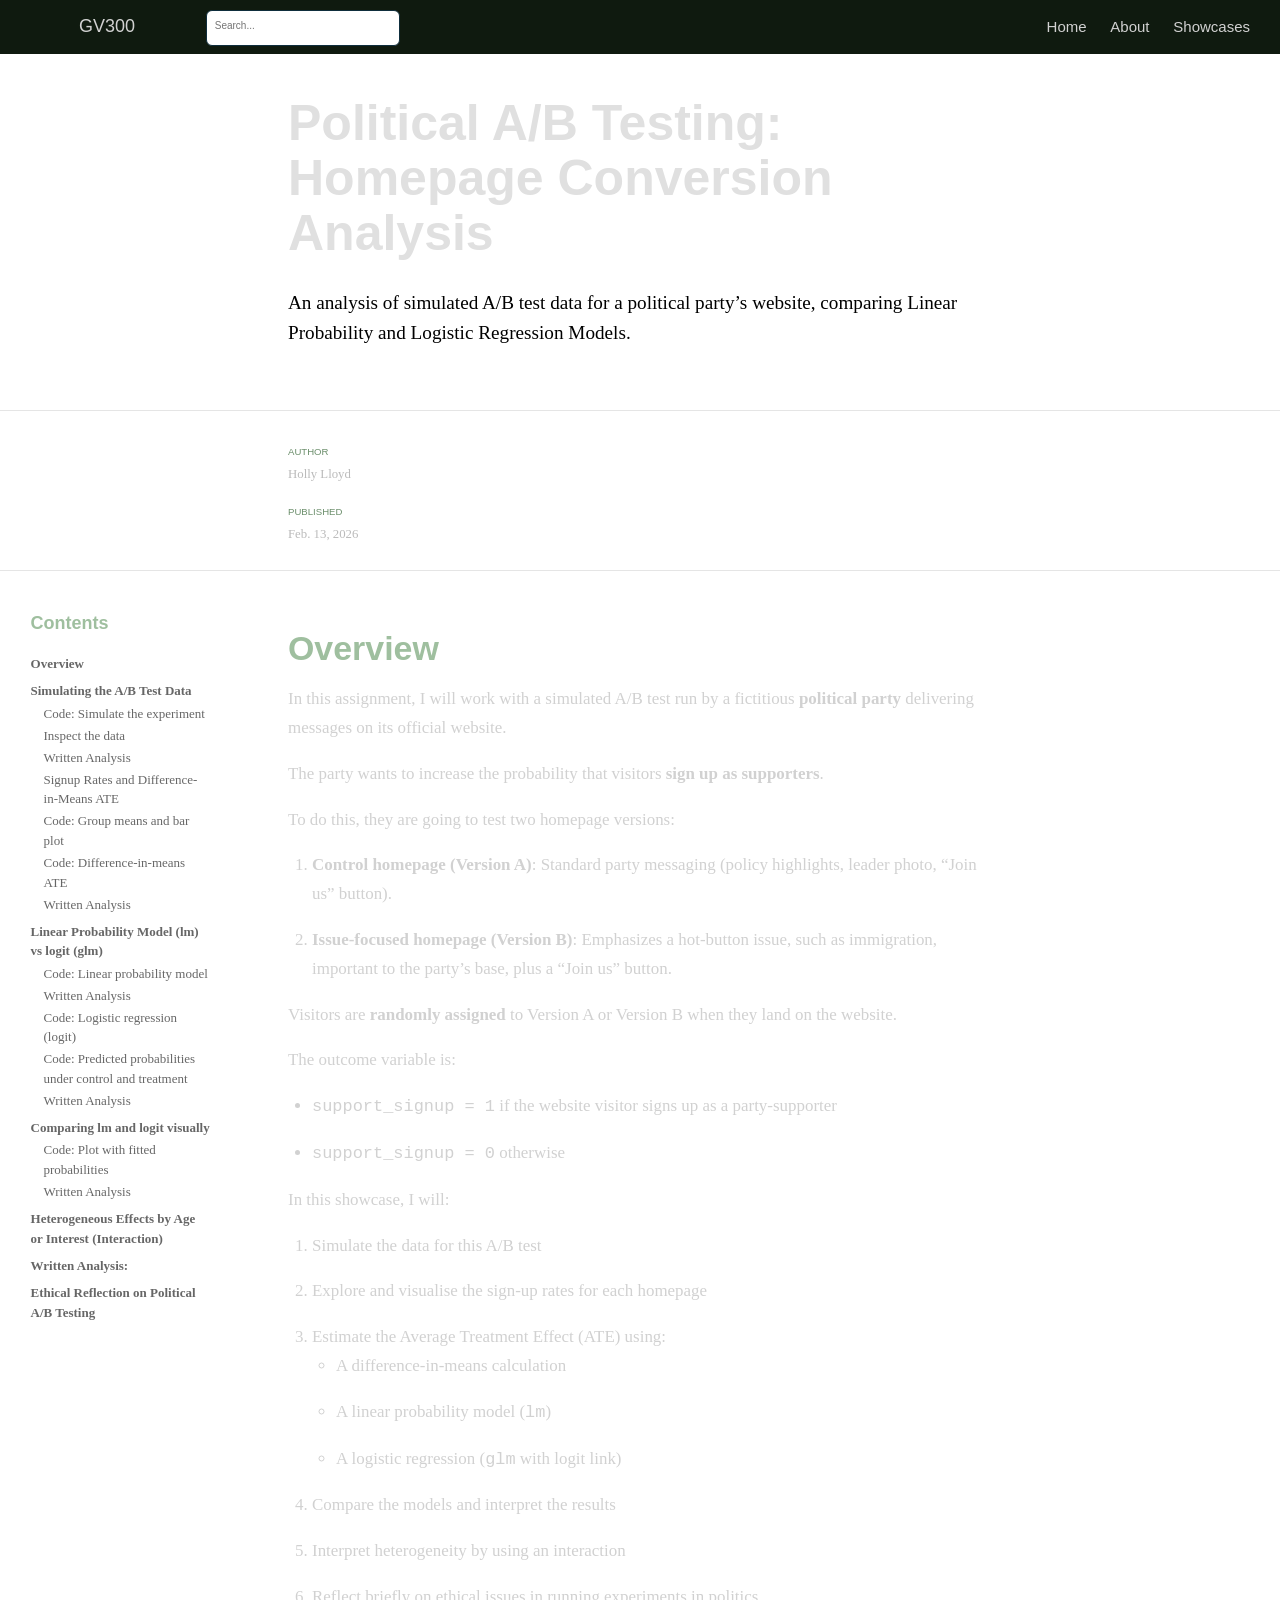
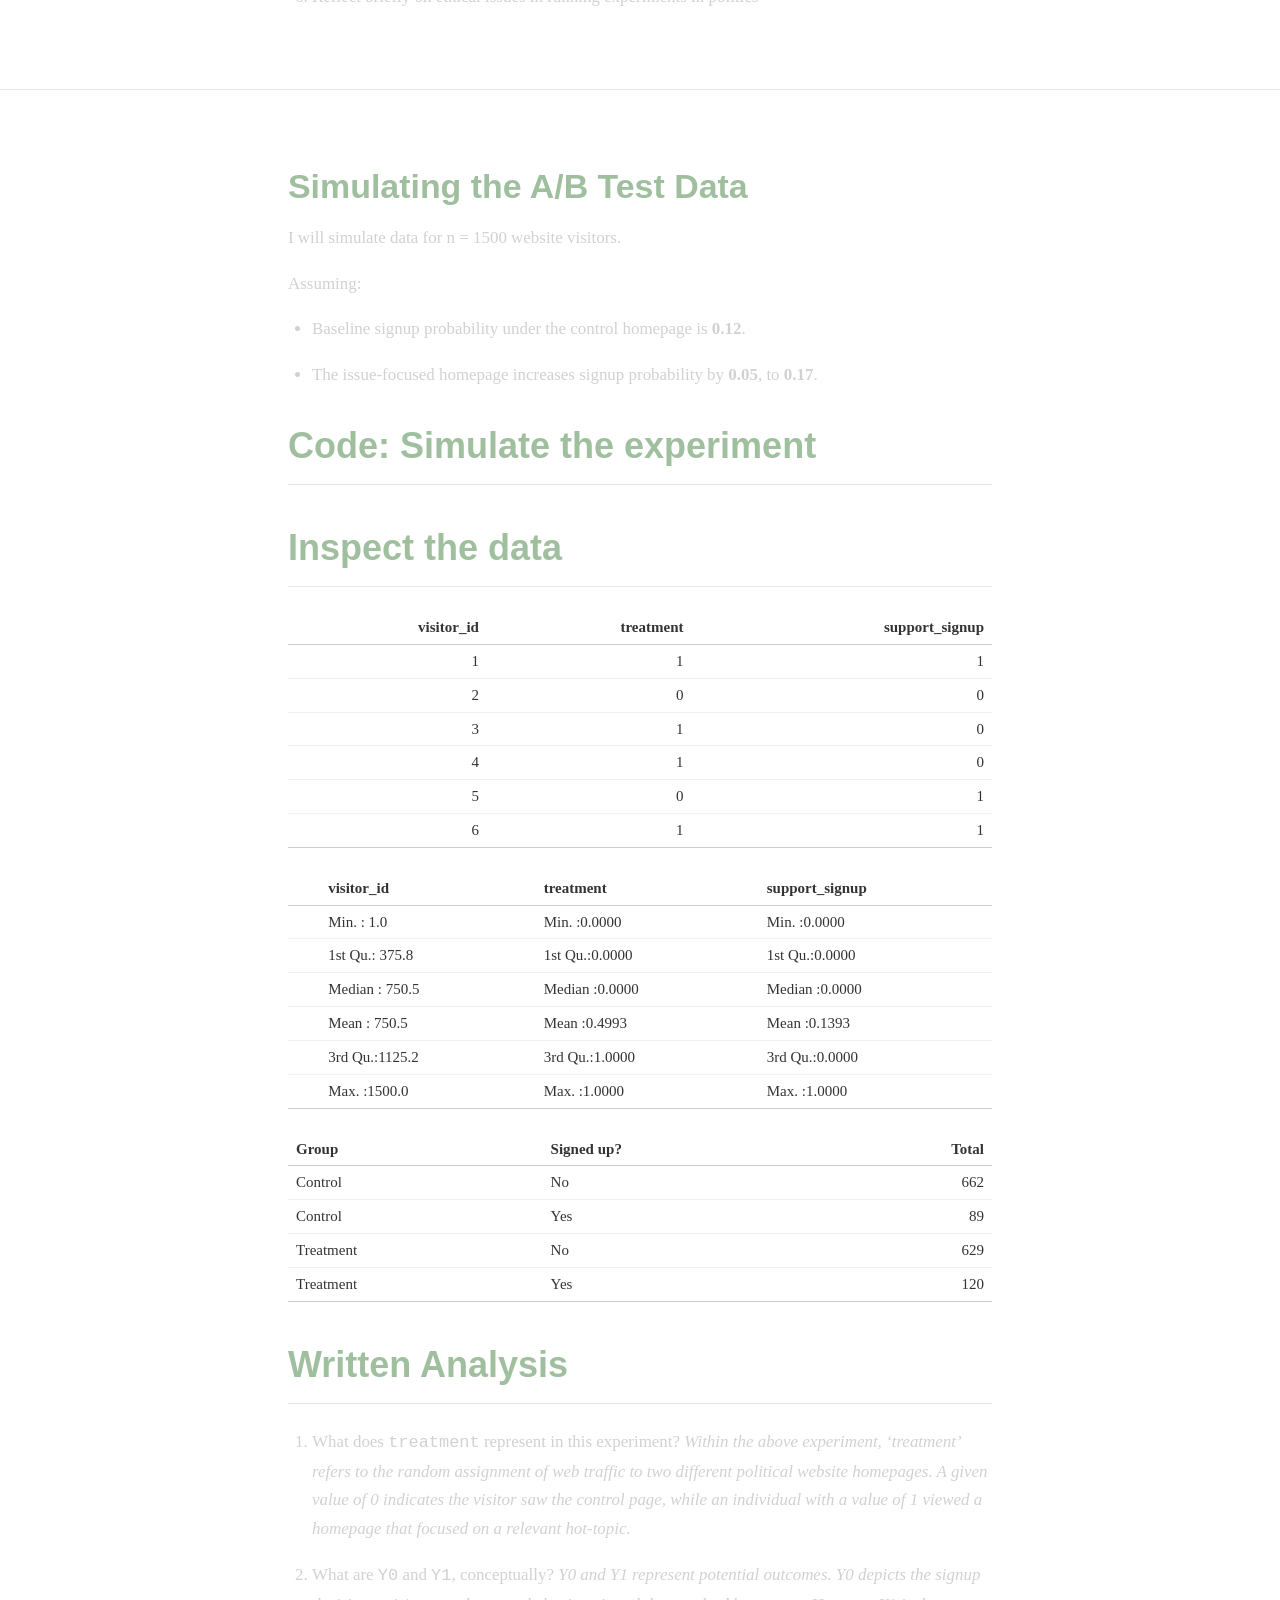
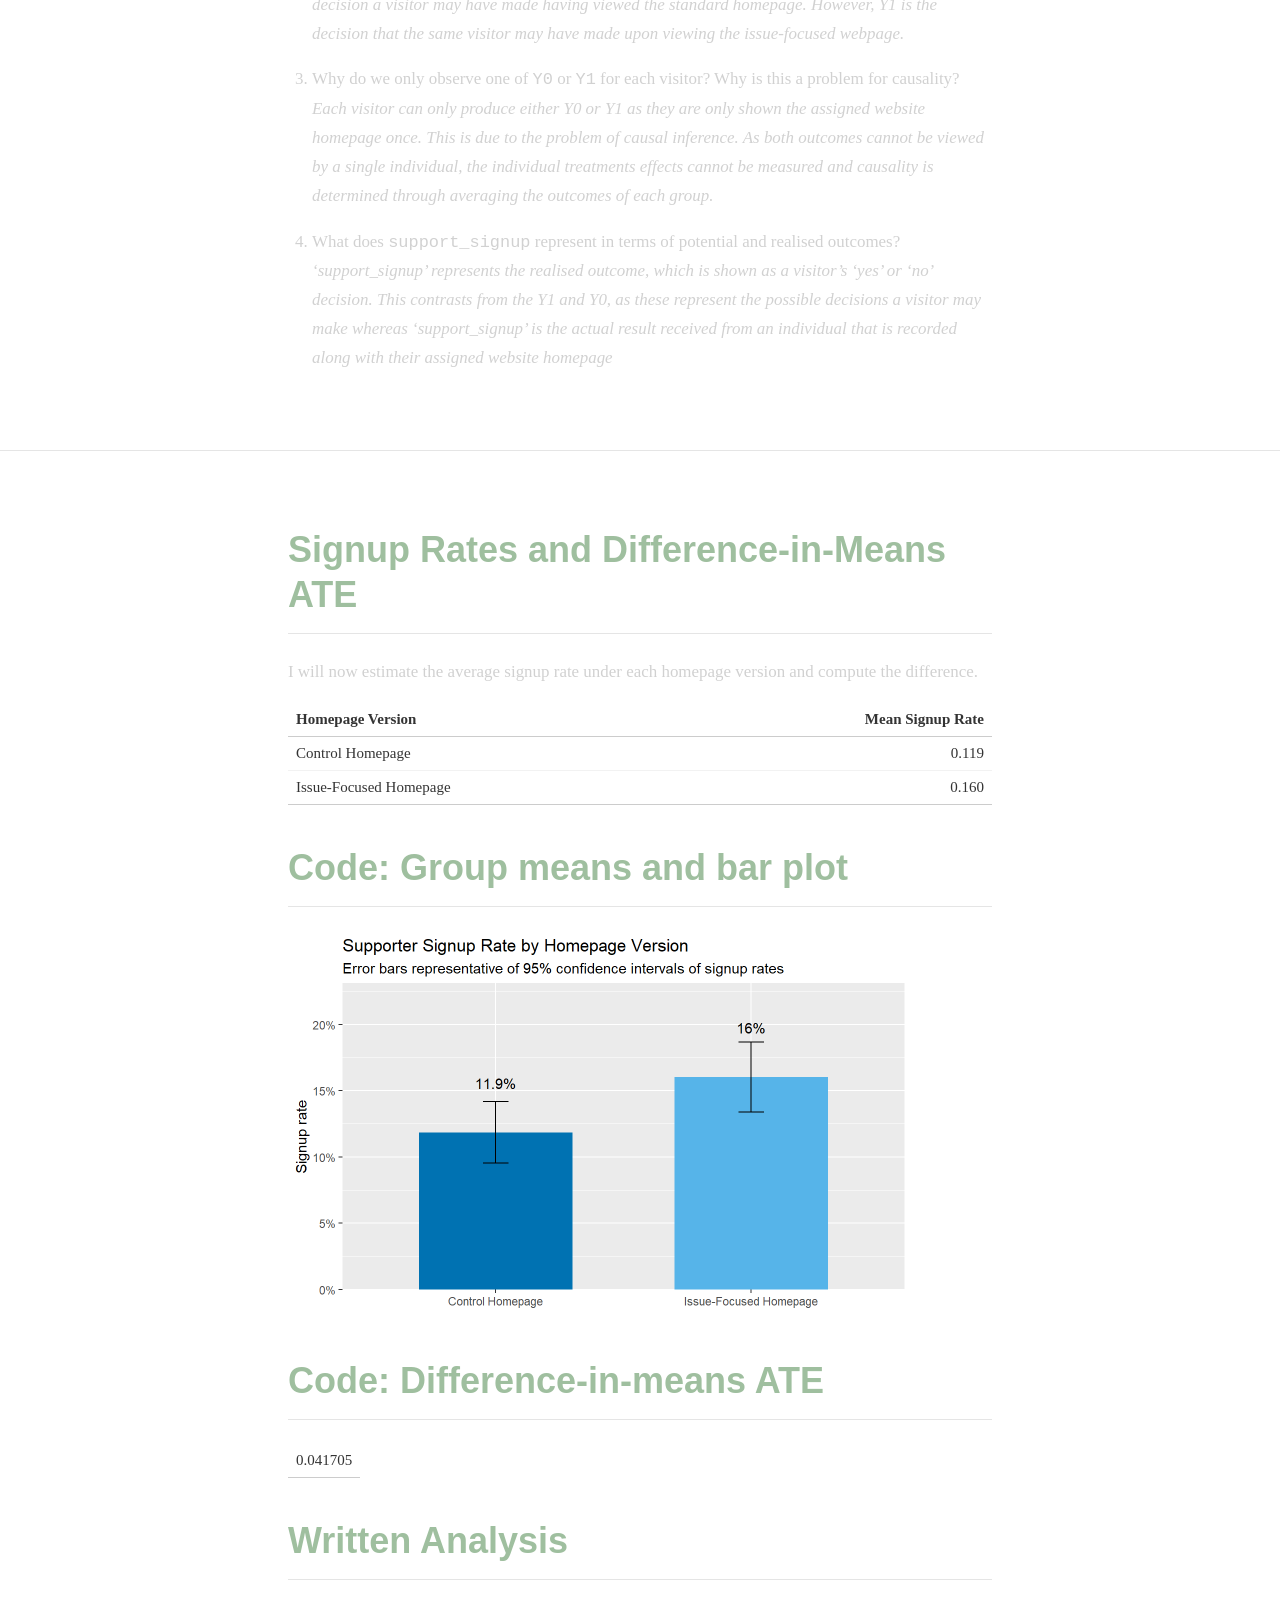
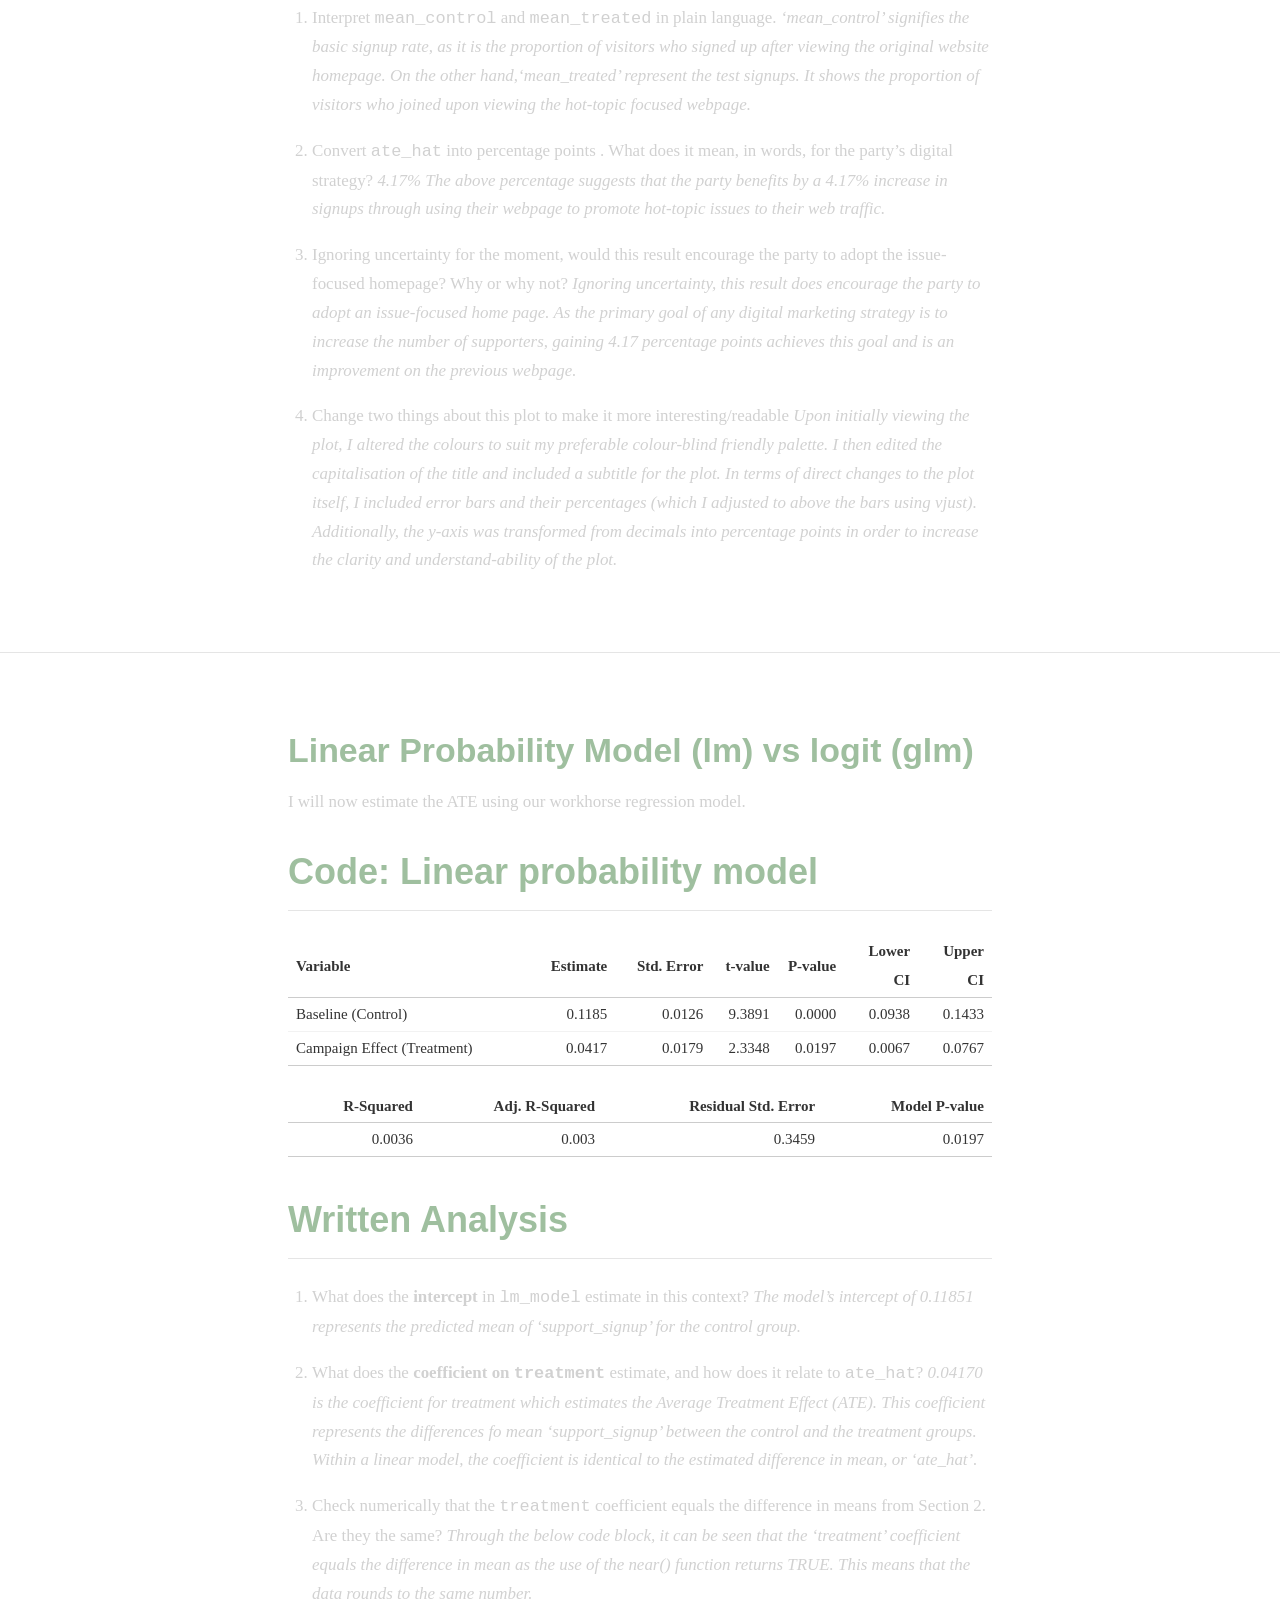
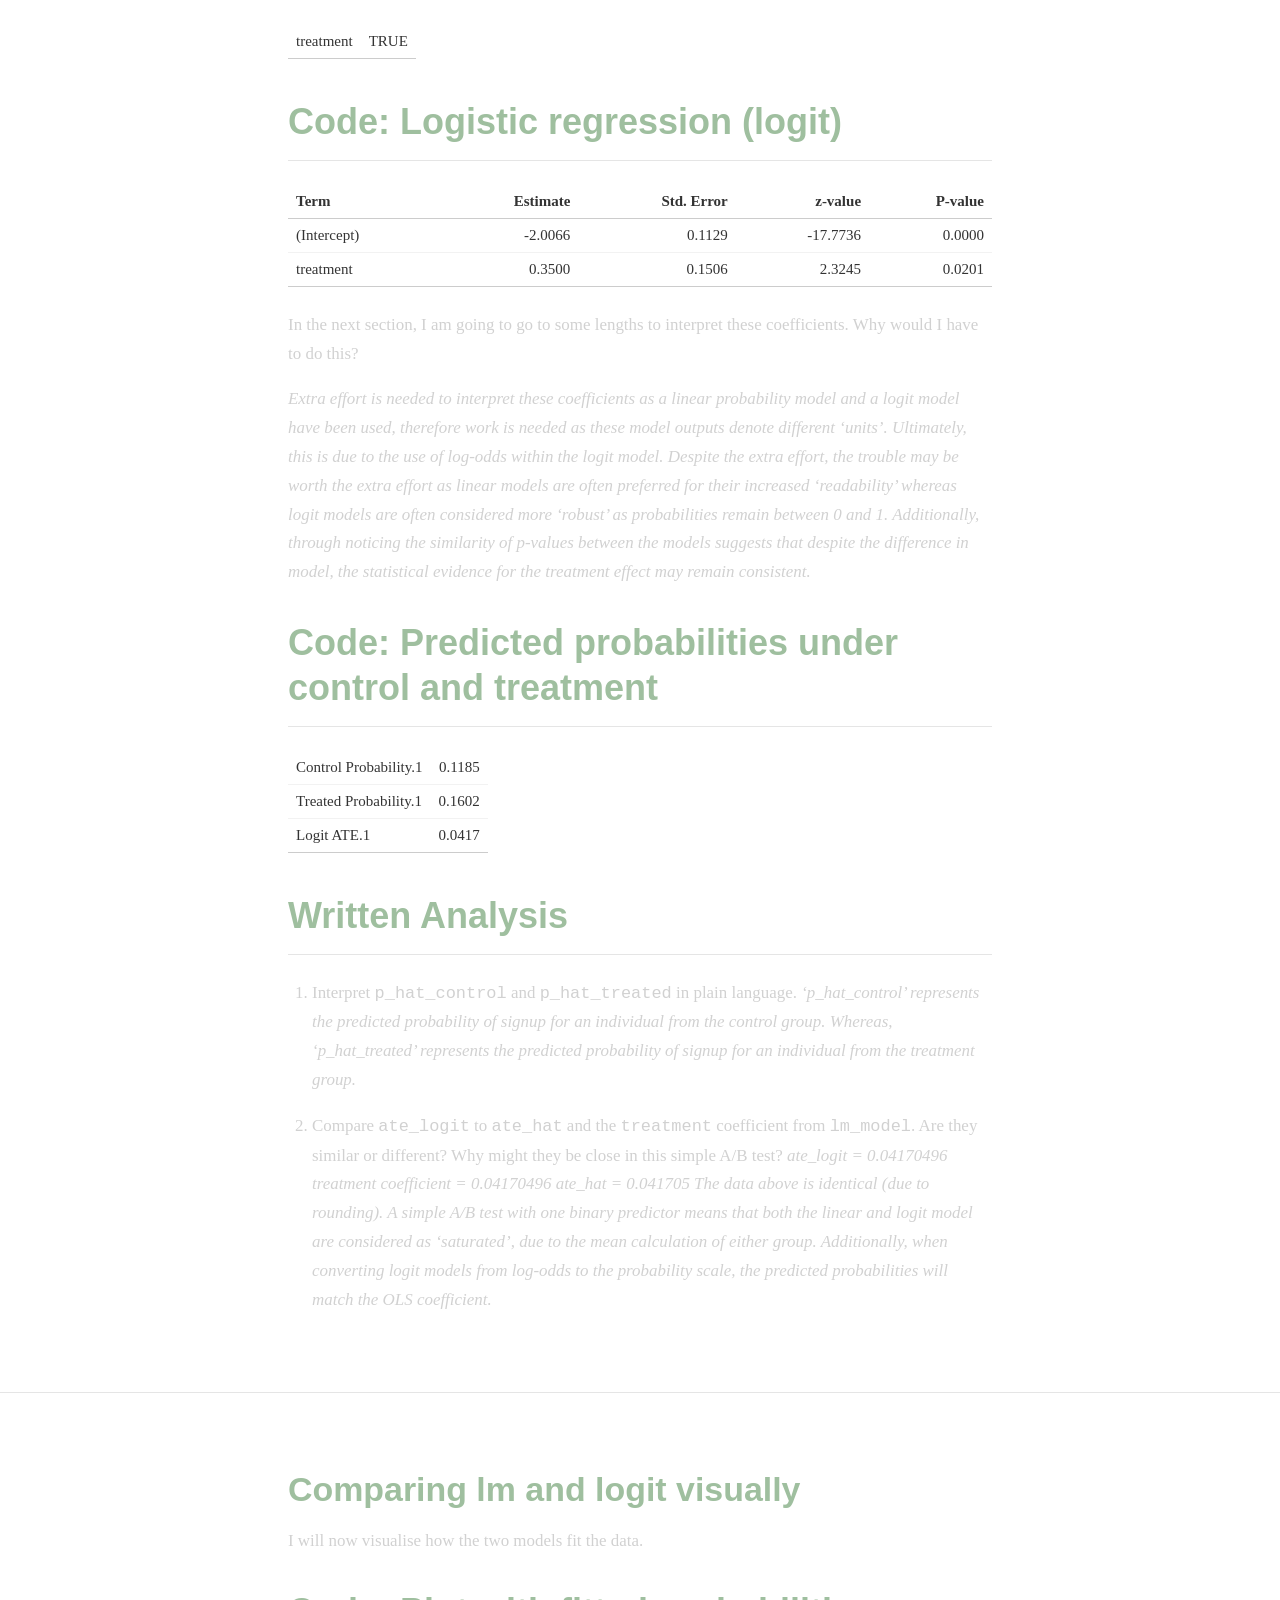
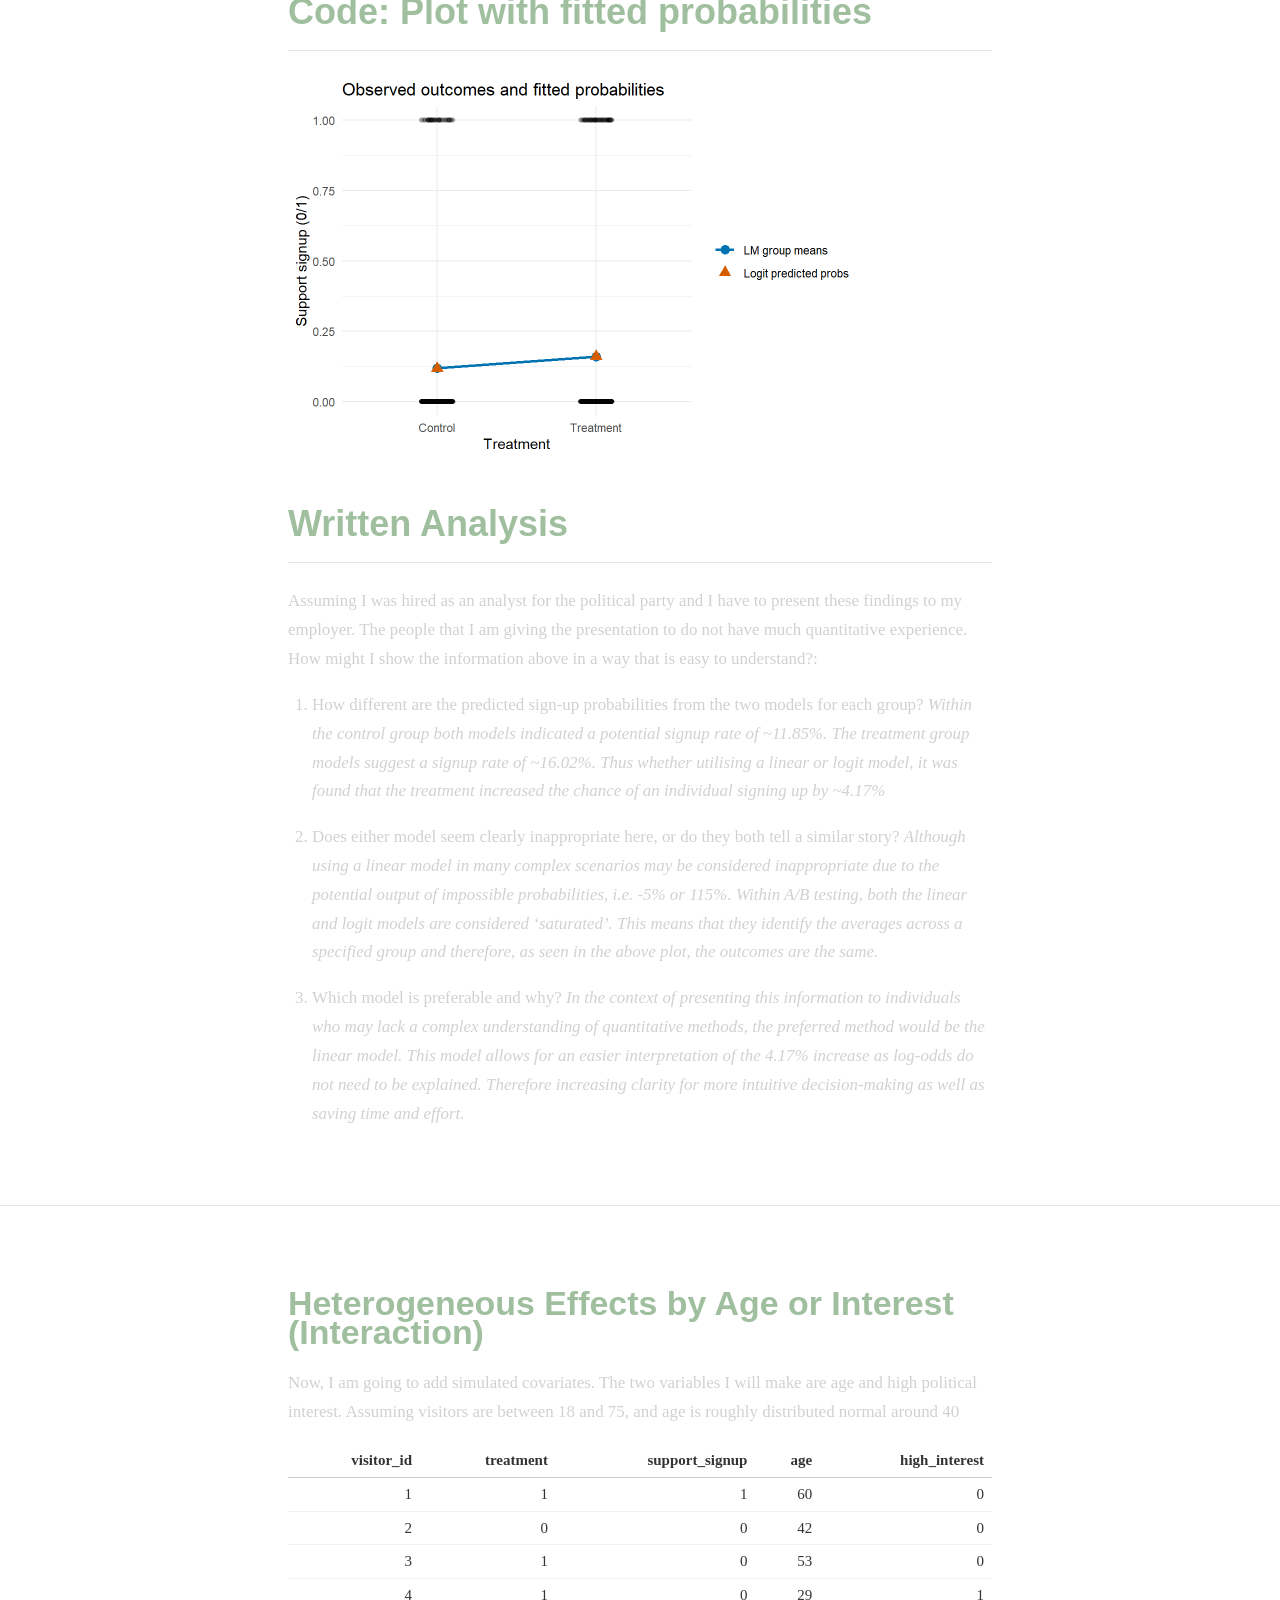
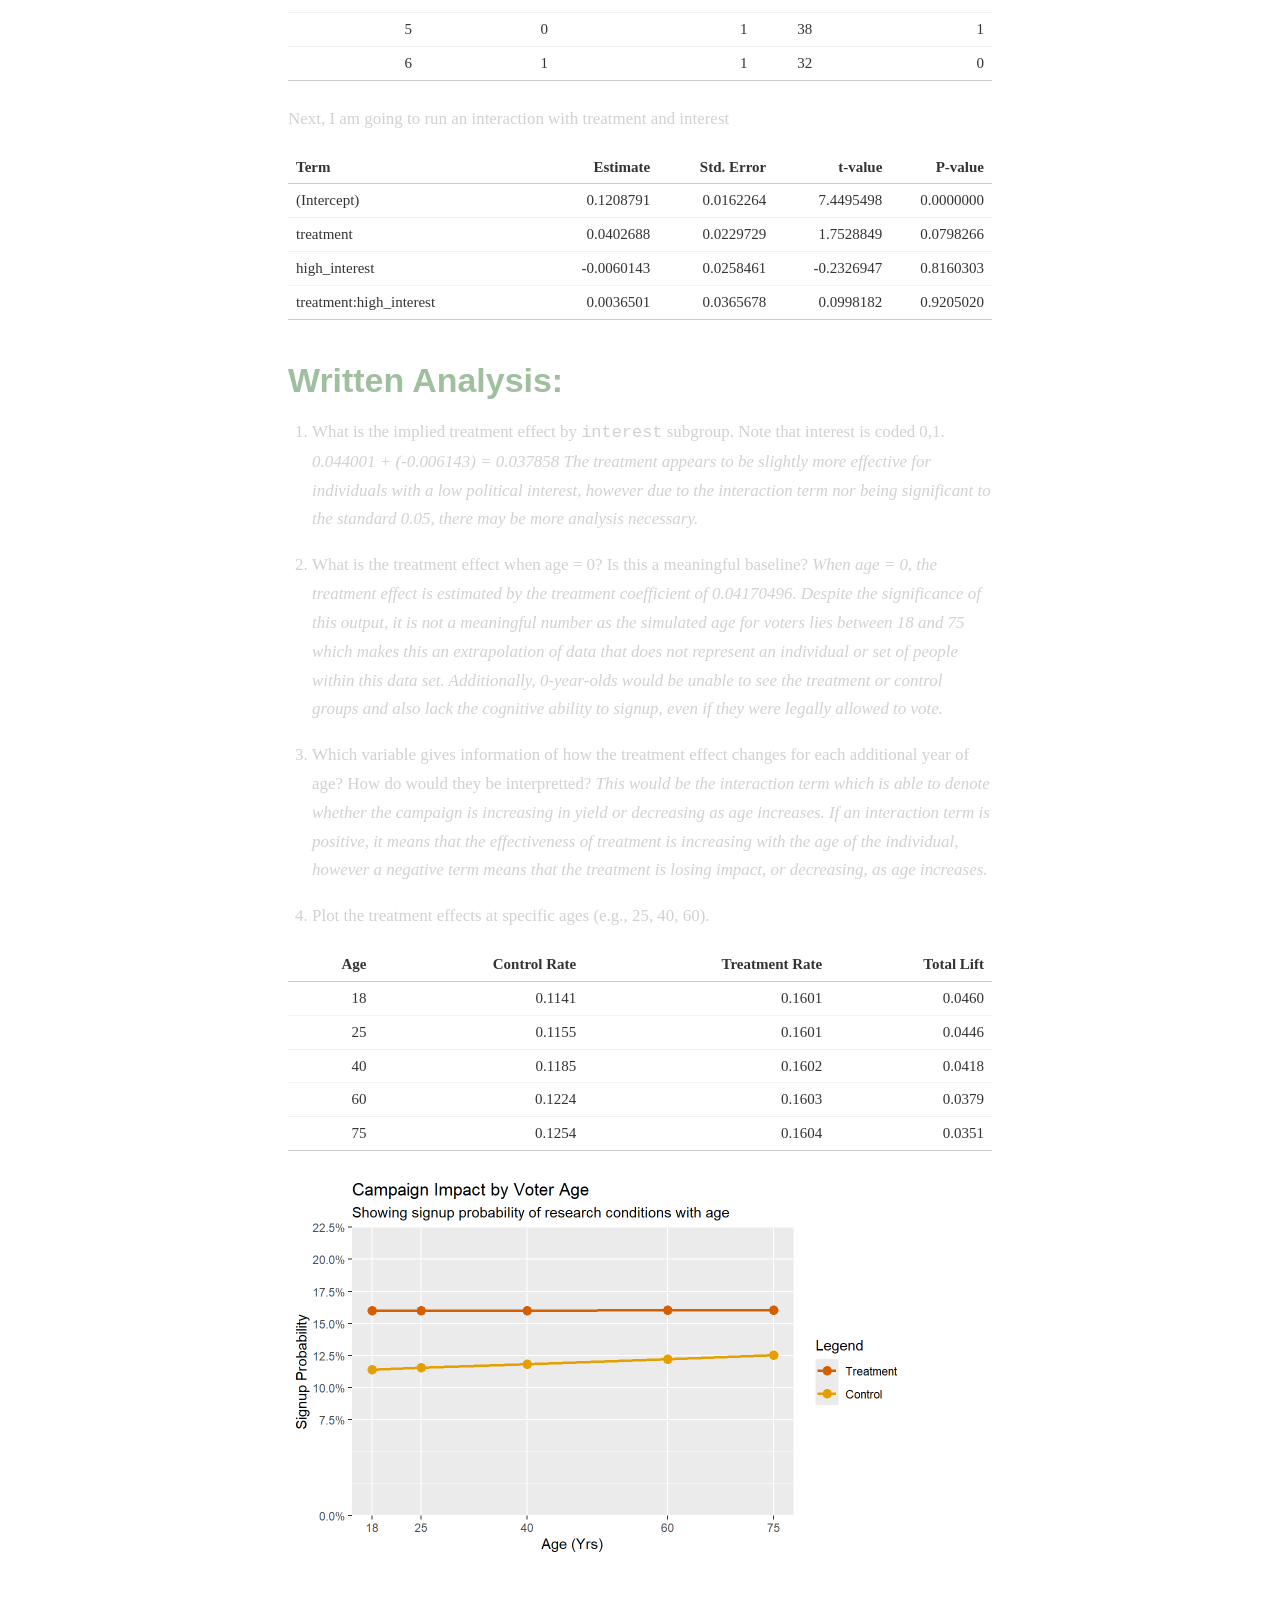
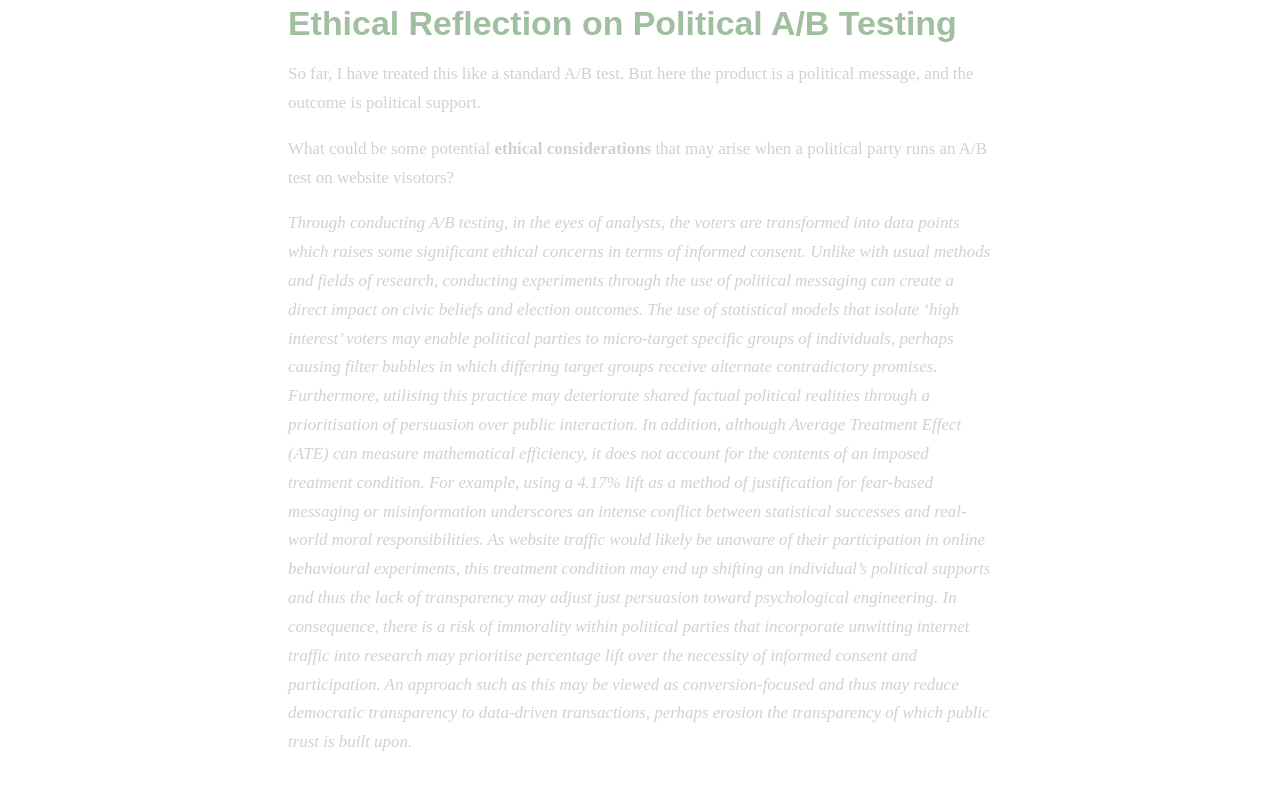
<file: docs/posts/2026-02-13-showcase/index.html>
<!DOCTYPE html>

<html xmlns="http://www.w3.org/1999/xhtml" lang="" xml:lang="">

<head>
  <meta charset="utf-8"/>
  <meta name="viewport" content="width=device-width, initial-scale=1"/>
  <meta http-equiv="X-UA-Compatible" content="IE=Edge,chrome=1"/>
  <meta name="generator" content="distill" />

  <style type="text/css">
  /* Hide doc at startup (prevent jankiness while JS renders/transforms) */
  body {
    visibility: hidden;
  }
  </style>

 <!--radix_placeholder_import_source-->
 <!--/radix_placeholder_import_source-->

<style type="text/css">code{white-space: pre;}</style>
<style type="text/css" data-origin="pandoc">
html { -webkit-text-size-adjust: 100%; }
pre > code.sourceCode { white-space: pre; position: relative; }
pre > code.sourceCode > span { display: inline-block; line-height: 1.25; }
pre > code.sourceCode > span:empty { height: 1.2em; }
.sourceCode { overflow: visible; }
code.sourceCode > span { color: inherit; text-decoration: inherit; }
div.sourceCode { margin: 1em 0; }
pre.sourceCode { margin: 0; }
@media screen {
div.sourceCode { overflow: auto; }
}
@media print {
pre > code.sourceCode { white-space: pre-wrap; }
pre > code.sourceCode > span { text-indent: -5em; padding-left: 5em; }
}
pre.numberSource code
  { counter-reset: source-line 0; }
pre.numberSource code > span
  { position: relative; left: -4em; counter-increment: source-line; }
pre.numberSource code > span > a:first-child::before
  { content: counter(source-line);
    position: relative; left: -1em; text-align: right; vertical-align: baseline;
    border: none; display: inline-block;
    -webkit-touch-callout: none; -webkit-user-select: none;
    -khtml-user-select: none; -moz-user-select: none;
    -ms-user-select: none; user-select: none;
    padding: 0 4px; width: 4em;
    color: #aaaaaa;
  }
pre.numberSource { margin-left: 3em; border-left: 1px solid #aaaaaa;  padding-left: 4px; }
div.sourceCode
  { color: #00769e; background-color: #f1f3f5; }
@media screen {
pre > code.sourceCode > span > a:first-child::before { text-decoration: underline; }
}
code span { color: #00769e; } /* Normal */
code span.al { color: #ad0000; } /* Alert */
code span.an { color: #5e5e5e; } /* Annotation */
code span.at { color: #657422; } /* Attribute */
code span.bn { color: #ad0000; } /* BaseN */
code span.bu { } /* BuiltIn */
code span.cf { color: #00769e; } /* ControlFlow */
code span.ch { color: #20794d; } /* Char */
code span.cn { color: #8f5902; } /* Constant */
code span.co { color: #5e5e5e; } /* Comment */
code span.cv { color: #5e5e5e; font-style: italic; } /* CommentVar */
code span.do { color: #5e5e5e; font-style: italic; } /* Documentation */
code span.dt { color: #ad0000; } /* DataType */
code span.dv { color: #ad0000; } /* DecVal */
code span.er { color: #ad0000; } /* Error */
code span.ex { } /* Extension */
code span.fl { color: #ad0000; } /* Float */
code span.fu { color: #4758ab; } /* Function */
code span.im { } /* Import */
code span.in { color: #5e5e5e; } /* Information */
code span.kw { color: #00769e; } /* Keyword */
code span.op { color: #5e5e5e; } /* Operator */
code span.ot { color: #00769e; } /* Other */
code span.pp { color: #ad0000; } /* Preprocessor */
code span.sc { color: #5e5e5e; } /* SpecialChar */
code span.ss { color: #20794d; } /* SpecialString */
code span.st { color: #20794d; } /* String */
code span.va { color: #111111; } /* Variable */
code span.vs { color: #20794d; } /* VerbatimString */
code span.wa { color: #5e5e5e; font-style: italic; } /* Warning */
</style>


  <!--radix_placeholder_meta_tags-->
<title>GV300: Political A/B Testing: Homepage Conversion Analysis</title>

<meta property="description" itemprop="description" content="An analysis of simulated A/B test data for a political party&#39;s website, comparing Linear Probability and Logistic Regression Models."/>


<!--  https://schema.org/Article -->
<meta property="article:published" itemprop="datePublished" content="2026-02-13"/>
<meta property="article:created" itemprop="dateCreated" content="2026-02-13"/>
<meta name="article:author" content="Holly Lloyd"/>

<!--  https://developers.facebook.com/docs/sharing/webmasters#markup -->
<meta property="og:title" content="GV300: Political A/B Testing: Homepage Conversion Analysis"/>
<meta property="og:type" content="article"/>
<meta property="og:description" content="An analysis of simulated A/B test data for a political party&#39;s website, comparing Linear Probability and Logistic Regression Models."/>
<meta property="og:locale" content="en_US"/>
<meta property="og:site_name" content="GV300"/>

<!--  https://dev.twitter.com/cards/types/summary -->
<meta property="twitter:card" content="summary"/>
<meta property="twitter:title" content="GV300: Political A/B Testing: Homepage Conversion Analysis"/>
<meta property="twitter:description" content="An analysis of simulated A/B test data for a political party&#39;s website, comparing Linear Probability and Logistic Regression Models."/>

<!--/radix_placeholder_meta_tags-->
  <!--radix_placeholder_rmarkdown_metadata-->

<script type="text/json" id="radix-rmarkdown-metadata">
{"type":"list","attributes":{"names":{"type":"character","attributes":{},"value":["title","description","author","date","output"]}},"value":[{"type":"character","attributes":{},"value":["Political A/B Testing: Homepage Conversion Analysis"]},{"type":"character","attributes":{},"value":["An analysis of simulated A/B test data for a political party's website, comparing Linear Probability and Logistic Regression Models."]},{"type":"list","attributes":{},"value":[{"type":"list","attributes":{"names":{"type":"character","attributes":{},"value":["name"]}},"value":[{"type":"character","attributes":{},"value":["Holly Lloyd"]}]}]},{"type":"character","attributes":{},"value":["2026-02-13"]},{"type":"list","attributes":{"names":{"type":"character","attributes":{},"value":["distill::distill_article"]}},"value":[{"type":"list","attributes":{"names":{"type":"character","attributes":{},"value":["toc","toc_depth","self_contained"]}},"value":[{"type":"logical","attributes":{},"value":[true]},{"type":"integer","attributes":{},"value":[2]},{"type":"logical","attributes":{},"value":[false]}]}]}]}
</script>
<!--/radix_placeholder_rmarkdown_metadata-->
  
  <script type="text/json" id="radix-resource-manifest">
  {"type":"character","attributes":{},"value":["showcase_files/anchor-4.2.2/anchor.min.js","showcase_files/bowser-1.9.3/bowser.min.js","showcase_files/distill-2.2.21/template.v2.js","showcase_files/figure-html5/group-means-plot-1.png","showcase_files/figure-html5/plot-fitted-1.png","showcase_files/figure-html5/unnamed-chunk-1-1.png","showcase_files/header-attrs-2.30/header-attrs.js","showcase_files/jquery-3.6.0/jquery-3.6.0.js","showcase_files/jquery-3.6.0/jquery-3.6.0.min.js","showcase_files/jquery-3.6.0/jquery-3.6.0.min.map","showcase_files/popper-2.6.0/popper.min.js","showcase_files/tippy-6.2.7/tippy-bundle.umd.min.js","showcase_files/tippy-6.2.7/tippy-light-border.css","showcase_files/tippy-6.2.7/tippy.css","showcase_files/tippy-6.2.7/tippy.umd.min.js","showcase_files/webcomponents-2.0.0/webcomponents.js"]}
  </script>
  <!--radix_placeholder_navigation_in_header-->
<meta name="distill:offset" content="../.."/>

<script type="application/javascript">

  window.headroom_prevent_pin = false;

  window.document.addEventListener("DOMContentLoaded", function (event) {

    // initialize headroom for banner
    var header = $('header').get(0);
    var headerHeight = header.offsetHeight;
    var headroom = new Headroom(header, {
      tolerance: 5,
      onPin : function() {
        if (window.headroom_prevent_pin) {
          window.headroom_prevent_pin = false;
          headroom.unpin();
        }
      }
    });
    headroom.init();
    if(window.location.hash)
      headroom.unpin();
    $(header).addClass('headroom--transition');

    // offset scroll location for banner on hash change
    // (see: https://github.com/WickyNilliams/headroom.js/issues/38)
    window.addEventListener("hashchange", function(event) {
      window.scrollTo(0, window.pageYOffset - (headerHeight + 25));
    });

    // responsive menu
    $('.distill-site-header').each(function(i, val) {
      var topnav = $(this);
      var toggle = topnav.find('.nav-toggle');
      toggle.on('click', function() {
        topnav.toggleClass('responsive');
      });
    });

    // nav dropdowns
    $('.nav-dropbtn').click(function(e) {
      $(this).next('.nav-dropdown-content').toggleClass('nav-dropdown-active');
      $(this).parent().siblings('.nav-dropdown')
         .children('.nav-dropdown-content').removeClass('nav-dropdown-active');
    });
    $("body").click(function(e){
      $('.nav-dropdown-content').removeClass('nav-dropdown-active');
    });
    $(".nav-dropdown").click(function(e){
      e.stopPropagation();
    });
  });
</script>

<style type="text/css">

/* Theme (user-documented overrideables for nav appearance) */

.distill-site-nav {
  color: rgba(255, 255, 255, 0.8);
  background-color: #0F2E3D;
  font-size: 15px;
  font-weight: 300;
}

.distill-site-nav a {
  color: inherit;
  text-decoration: none;
}

.distill-site-nav a:hover {
  color: white;
}

@media print {
  .distill-site-nav {
    display: none;
  }
}

.distill-site-header {

}

.distill-site-footer {

}


/* Site Header */

.distill-site-header {
  width: 100%;
  box-sizing: border-box;
  z-index: 3;
}

.distill-site-header .nav-left {
  display: inline-block;
  margin-left: 8px;
}

@media screen and (max-width: 768px) {
  .distill-site-header .nav-left {
    margin-left: 0;
  }
}


.distill-site-header .nav-right {
  float: right;
  margin-right: 8px;
}

.distill-site-header a,
.distill-site-header .title {
  display: inline-block;
  text-align: center;
  padding: 14px 10px 14px 10px;
}

.distill-site-header .title {
  font-size: 18px;
  min-width: 150px;
}

.distill-site-header .logo {
  padding: 0;
}

.distill-site-header .logo img {
  display: none;
  max-height: 20px;
  width: auto;
  margin-bottom: -4px;
}

.distill-site-header .nav-image img {
  max-height: 18px;
  width: auto;
  display: inline-block;
  margin-bottom: -3px;
}



@media screen and (min-width: 1000px) {
  .distill-site-header .logo img {
    display: inline-block;
  }
  .distill-site-header .nav-left {
    margin-left: 20px;
  }
  .distill-site-header .nav-right {
    margin-right: 20px;
  }
  .distill-site-header .title {
    padding-left: 12px;
  }
}


.distill-site-header .nav-toggle {
  display: none;
}

.nav-dropdown {
  display: inline-block;
  position: relative;
}

.nav-dropdown .nav-dropbtn {
  border: none;
  outline: none;
  color: rgba(255, 255, 255, 0.8);
  padding: 16px 10px;
  background-color: transparent;
  font-family: inherit;
  font-size: inherit;
  font-weight: inherit;
  margin: 0;
  margin-top: 1px;
  z-index: 2;
}

.nav-dropdown-content {
  display: none;
  position: absolute;
  background-color: white;
  min-width: 200px;
  border: 1px solid rgba(0,0,0,0.15);
  border-radius: 4px;
  box-shadow: 0px 8px 16px 0px rgba(0,0,0,0.1);
  z-index: 1;
  margin-top: 2px;
  white-space: nowrap;
  padding-top: 4px;
  padding-bottom: 4px;
}

.nav-dropdown-content hr {
  margin-top: 4px;
  margin-bottom: 4px;
  border: none;
  border-bottom: 1px solid rgba(0, 0, 0, 0.1);
}

.nav-dropdown-active {
  display: block;
}

.nav-dropdown-content a, .nav-dropdown-content .nav-dropdown-header {
  color: black;
  padding: 6px 24px;
  text-decoration: none;
  display: block;
  text-align: left;
}

.nav-dropdown-content .nav-dropdown-header {
  display: block;
  padding: 5px 24px;
  padding-bottom: 0;
  text-transform: uppercase;
  font-size: 14px;
  color: #999999;
  white-space: nowrap;
}

.nav-dropdown:hover .nav-dropbtn {
  color: white;
}

.nav-dropdown-content a:hover {
  background-color: #ddd;
  color: black;
}

.nav-right .nav-dropdown-content {
  margin-left: -45%;
  right: 0;
}

@media screen and (max-width: 768px) {
  .distill-site-header a, .distill-site-header .nav-dropdown  {display: none;}
  .distill-site-header a.nav-toggle {
    float: right;
    display: block;
  }
  .distill-site-header .title {
    margin-left: 0;
  }
  .distill-site-header .nav-right {
    margin-right: 0;
  }
  .distill-site-header {
    overflow: hidden;
  }
  .nav-right .nav-dropdown-content {
    margin-left: 0;
  }
}


@media screen and (max-width: 768px) {
  .distill-site-header.responsive {position: relative; min-height: 500px; }
  .distill-site-header.responsive a.nav-toggle {
    position: absolute;
    right: 0;
    top: 0;
  }
  .distill-site-header.responsive a,
  .distill-site-header.responsive .nav-dropdown {
    display: block;
    text-align: left;
  }
  .distill-site-header.responsive .nav-left,
  .distill-site-header.responsive .nav-right {
    width: 100%;
  }
  .distill-site-header.responsive .nav-dropdown {float: none;}
  .distill-site-header.responsive .nav-dropdown-content {position: relative;}
  .distill-site-header.responsive .nav-dropdown .nav-dropbtn {
    display: block;
    width: 100%;
    text-align: left;
  }
}

/* Site Footer */

.distill-site-footer {
  width: 100%;
  overflow: hidden;
  box-sizing: border-box;
  z-index: 3;
  margin-top: 30px;
  padding-top: 30px;
  padding-bottom: 30px;
  text-align: center;
}

/* Headroom */

d-title {
  padding-top: 6rem;
}

@media print {
  d-title {
    padding-top: 4rem;
  }
}

.headroom {
  z-index: 1000;
  position: fixed;
  top: 0;
  left: 0;
  right: 0;
}

.headroom--transition {
  transition: all .4s ease-in-out;
}

.headroom--unpinned {
  top: -100px;
}

.headroom--pinned {
  top: 0;
}

/* adjust viewport for navbar height */
/* helps vertically center bootstrap (non-distill) content */
.min-vh-100 {
  min-height: calc(100vh - 100px) !important;
}

</style>

<script src="../../site_libs/jquery-3.6.0/jquery-3.6.0.min.js"></script>
<link href="../../site_libs/font-awesome-6.5.2/css/all.min.css" rel="stylesheet"/>
<link href="../../site_libs/font-awesome-6.5.2/css/v4-shims.min.css" rel="stylesheet"/>
<script src="../../site_libs/headroom-0.9.4/headroom.min.js"></script>
<script src="../../site_libs/autocomplete-0.37.1/autocomplete.min.js"></script>
<script src="../../site_libs/fuse-6.4.1/fuse.min.js"></script>

<script type="application/javascript">

function getMeta(metaName) {
  var metas = document.getElementsByTagName('meta');
  for (let i = 0; i < metas.length; i++) {
    if (metas[i].getAttribute('name') === metaName) {
      return metas[i].getAttribute('content');
    }
  }
  return '';
}

function offsetURL(url) {
  var offset = getMeta('distill:offset');
  return offset ? offset + '/' + url : url;
}

function createFuseIndex() {

  // create fuse index
  var options = {
    keys: [
      { name: 'title', weight: 20 },
      { name: 'categories', weight: 15 },
      { name: 'description', weight: 10 },
      { name: 'contents', weight: 5 },
    ],
    ignoreLocation: true,
    threshold: 0
  };
  var fuse = new window.Fuse([], options);

  // fetch the main search.json
  return fetch(offsetURL('search.json'))
    .then(function(response) {
      if (response.status == 200) {
        return response.json().then(function(json) {
          // index main articles
          json.articles.forEach(function(article) {
            fuse.add(article);
          });
          // download collections and index their articles
          return Promise.all(json.collections.map(function(collection) {
            return fetch(offsetURL(collection)).then(function(response) {
              if (response.status === 200) {
                return response.json().then(function(articles) {
                  articles.forEach(function(article) {
                    fuse.add(article);
                  });
                })
              } else {
                return Promise.reject(
                  new Error('Unexpected status from search index request: ' +
                            response.status)
                );
              }
            });
          })).then(function() {
            return fuse;
          });
        });

      } else {
        return Promise.reject(
          new Error('Unexpected status from search index request: ' +
                      response.status)
        );
      }
    });
}

window.document.addEventListener("DOMContentLoaded", function (event) {

  // get search element (bail if we don't have one)
  var searchEl = window.document.getElementById('distill-search');
  if (!searchEl)
    return;

  createFuseIndex()
    .then(function(fuse) {

      // make search box visible
      searchEl.classList.remove('hidden');

      // initialize autocomplete
      var options = {
        autoselect: true,
        hint: false,
        minLength: 2,
      };
      window.autocomplete(searchEl, options, [{
        source: function(query, callback) {
          const searchOptions = {
            isCaseSensitive: false,
            shouldSort: true,
            minMatchCharLength: 2,
            limit: 10,
          };
          var results = fuse.search(query, searchOptions);
          callback(results
            .map(function(result) { return result.item; })
          );
        },
        templates: {
          suggestion: function(suggestion) {
            var img = suggestion.preview && Object.keys(suggestion.preview).length > 0
              ? `<img src="${offsetURL(suggestion.preview)}"</img>`
              : '';
            var html = `
              <div class="search-item">
                <h3>${suggestion.title}</h3>
                <div class="search-item-description">
                  ${suggestion.description || ''}
                </div>
                <div class="search-item-preview">
                  ${img}
                </div>
              </div>
            `;
            return html;
          }
        }
      }]).on('autocomplete:selected', function(event, suggestion) {
        window.location.href = offsetURL(suggestion.path);
      });
      // remove inline display style on autocompleter (we want to
      // manage responsive display via css)
      $('.algolia-autocomplete').css("display", "");
    })
    .catch(function(error) {
      console.log(error);
    });

});

</script>

<style type="text/css">

.nav-search {
  font-size: x-small;
}

/* Algolioa Autocomplete */

.algolia-autocomplete {
  display: inline-block;
  margin-left: 10px;
  vertical-align: sub;
  background-color: white;
  color: black;
  padding: 6px;
  padding-top: 8px;
  padding-bottom: 0;
  border-radius: 6px;
  border: 1px #0F2E3D solid;
  width: 180px;
}


@media screen and (max-width: 768px) {
  .distill-site-nav .algolia-autocomplete {
    display: none;
    visibility: hidden;
  }
  .distill-site-nav.responsive .algolia-autocomplete {
    display: inline-block;
    visibility: visible;
  }
  .distill-site-nav.responsive .algolia-autocomplete .aa-dropdown-menu {
    margin-left: 0;
    width: 400px;
    max-height: 400px;
  }
}

.algolia-autocomplete .aa-input, .algolia-autocomplete .aa-hint {
  width: 90%;
  outline: none;
  border: none;
}

.algolia-autocomplete .aa-hint {
  color: #999;
}
.algolia-autocomplete .aa-dropdown-menu {
  width: 550px;
  max-height: 70vh;
  overflow-x: visible;
  overflow-y: scroll;
  padding: 5px;
  margin-top: 3px;
  margin-left: -150px;
  background-color: #fff;
  border-radius: 5px;
  border: 1px solid #999;
  border-top: none;
}

.algolia-autocomplete .aa-dropdown-menu .aa-suggestion {
  cursor: pointer;
  padding: 5px 4px;
  border-bottom: 1px solid #eee;
}

.algolia-autocomplete .aa-dropdown-menu .aa-suggestion:last-of-type {
  border-bottom: none;
  margin-bottom: 2px;
}

.algolia-autocomplete .aa-dropdown-menu .aa-suggestion .search-item {
  overflow: hidden;
  font-size: 0.8em;
  line-height: 1.4em;
}

.algolia-autocomplete .aa-dropdown-menu .aa-suggestion .search-item h3 {
  font-size: 1rem;
  margin-block-start: 0;
  margin-block-end: 5px;
}

.algolia-autocomplete .aa-dropdown-menu .aa-suggestion .search-item-description {
  display: inline-block;
  overflow: hidden;
  height: 2.8em;
  width: 80%;
  margin-right: 4%;
}

.algolia-autocomplete .aa-dropdown-menu .aa-suggestion .search-item-preview {
  display: inline-block;
  width: 15%;
}

.algolia-autocomplete .aa-dropdown-menu .aa-suggestion .search-item-preview img {
  height: 3em;
  width: auto;
  display: none;
}

.algolia-autocomplete .aa-dropdown-menu .aa-suggestion .search-item-preview img[src] {
  display: initial;
}

.algolia-autocomplete .aa-dropdown-menu .aa-suggestion.aa-cursor {
  background-color: #eee;
}
.algolia-autocomplete .aa-dropdown-menu .aa-suggestion em {
  font-weight: bold;
  font-style: normal;
}

</style>


<!--/radix_placeholder_navigation_in_header-->
  <!--radix_placeholder_distill-->

<style type="text/css">

body {
  background-color: white;
}

.pandoc-table {
  width: 100%;
}

.pandoc-table>caption {
  margin-bottom: 10px;
}

.pandoc-table th:not([align]) {
  text-align: left;
}

.pagedtable-footer {
  font-size: 15px;
}

d-byline .byline {
  grid-template-columns: 2fr 2fr;
}

d-byline .byline h3 {
  margin-block-start: 1.5em;
}

d-byline .byline .authors-affiliations h3 {
  margin-block-start: 0.5em;
}

.authors-affiliations .orcid-id {
  width: 16px;
  height:16px;
  margin-left: 4px;
  margin-right: 4px;
  vertical-align: middle;
  padding-bottom: 2px;
}

d-title .dt-tags {
  margin-top: 1em;
  grid-column: text;
}

.dt-tags .dt-tag {
  text-decoration: none;
  display: inline-block;
  color: rgba(0,0,0,0.6);
  padding: 0em 0.4em;
  margin-right: 0.5em;
  margin-bottom: 0.4em;
  font-size: 70%;
  border: 1px solid rgba(0,0,0,0.2);
  border-radius: 3px;
  text-transform: uppercase;
  font-weight: 500;
}

d-article table.gt_table td,
d-article table.gt_table th {
  border-bottom: none;
  font-size: 100%;
}

.html-widget {
  margin-bottom: 2.0em;
}

.l-screen-inset {
  padding-right: 16px;
}

.l-screen .caption {
  margin-left: 10px;
}

.shaded {
  background: rgb(247, 247, 247);
  padding-top: 20px;
  padding-bottom: 20px;
  border-top: 1px solid rgba(0, 0, 0, 0.1);
  border-bottom: 1px solid rgba(0, 0, 0, 0.1);
}

.shaded .html-widget {
  margin-bottom: 0;
  border: 1px solid rgba(0, 0, 0, 0.1);
}

.shaded .shaded-content {
  background: white;
}

.text-output {
  margin-top: 0;
  line-height: 1.5em;
}

.hidden {
  display: none !important;
}

hr.section-separator {
  border: none;
  border-top: 1px solid rgba(0, 0, 0, 0.1);
  margin: 0px;
}


d-byline {
  border-top: none;
}

d-article {
  padding-top: 2.5rem;
  padding-bottom: 30px;
  border-top: none;
}

d-appendix {
  padding-top: 30px;
}

d-article>p>img {
  width: 100%;
}

d-article h2 {
  margin: 1rem 0 1.5rem 0;
}

d-article h3 {
  margin-top: 1.5rem;
}

d-article iframe {
  border: 1px solid rgba(0, 0, 0, 0.1);
  margin-bottom: 2.0em;
  width: 100%;
}

/* Tweak code blocks */

d-article div.sourceCode code,
d-article pre code {
  font-family: Consolas, Monaco, 'Andale Mono', 'Ubuntu Mono', monospace;
}

d-article pre,
d-article div.sourceCode,
d-article div.sourceCode pre {
  overflow: auto;
}

d-article div.sourceCode {
  background-color: white;
}

d-article div.sourceCode pre {
  padding-left: 10px;
  font-size: 12px;
  border-left: 2px solid rgba(0,0,0,0.1);
}

d-article pre {
  font-size: 12px;
  color: black;
  background: none;
  margin-top: 0;
  text-align: left;
  white-space: pre;
  word-spacing: normal;
  word-break: normal;
  word-wrap: normal;
  line-height: 1.5;

  -moz-tab-size: 4;
  -o-tab-size: 4;
  tab-size: 4;

  -webkit-hyphens: none;
  -moz-hyphens: none;
  -ms-hyphens: none;
  hyphens: none;
}

d-article pre a {
  border-bottom: none;
}

d-article pre a:hover {
  border-bottom: none;
  text-decoration: underline;
}

d-article details {
  grid-column: text;
  margin-bottom: 0.8em;
}

@media(min-width: 768px) {

d-article pre,
d-article div.sourceCode,
d-article div.sourceCode pre {
  overflow: visible !important;
}

d-article div.sourceCode pre {
  padding-left: 18px;
  font-size: 14px;
}

/* tweak for Pandoc numbered line within distill */
d-article pre.numberSource code > span {
    left: -2em;
}

d-article pre {
  font-size: 14px;
}

}

figure img.external {
  background: white;
  border: 1px solid rgba(0, 0, 0, 0.1);
  box-shadow: 0 1px 8px rgba(0, 0, 0, 0.1);
  padding: 18px;
  box-sizing: border-box;
}

/* CSS for d-contents */

.d-contents {
  grid-column: text;
  color: rgba(0,0,0,0.8);
  font-size: 0.9em;
  padding-bottom: 1em;
  margin-bottom: 1em;
  padding-bottom: 0.5em;
  margin-bottom: 1em;
  padding-left: 0.25em;
  justify-self: start;
}

@media(min-width: 1000px) {
  .d-contents.d-contents-float {
    height: 0;
    grid-column-start: 1;
    grid-column-end: 4;
    justify-self: center;
    padding-right: 3em;
    padding-left: 2em;
  }
}

.d-contents nav h3 {
  font-size: 18px;
  margin-top: 0;
  margin-bottom: 1em;
}

.d-contents li {
  list-style-type: none
}

.d-contents nav > ul {
  padding-left: 0;
}

.d-contents ul {
  padding-left: 1em
}

.d-contents nav ul li {
  margin-top: 0.6em;
  margin-bottom: 0.2em;
}

.d-contents nav a {
  font-size: 13px;
  border-bottom: none;
  text-decoration: none
  color: rgba(0, 0, 0, 0.8);
}

.d-contents nav a:hover {
  text-decoration: underline solid rgba(0, 0, 0, 0.6)
}

.d-contents nav > ul > li > a {
  font-weight: 600;
}

.d-contents nav > ul > li > ul {
  font-weight: inherit;
}

.d-contents nav > ul > li > ul > li {
  margin-top: 0.2em;
}


.d-contents nav ul {
  margin-top: 0;
  margin-bottom: 0.25em;
}

.d-article-with-toc h2:nth-child(2) {
  margin-top: 0;
}


/* Figure */

.figure {
  position: relative;
  margin-bottom: 2.5em;
  margin-top: 1.5em;
}

.figure .caption {
  color: rgba(0, 0, 0, 0.6);
  font-size: 12px;
  line-height: 1.5em;
}

.figure img.external {
  background: white;
  border: 1px solid rgba(0, 0, 0, 0.1);
  box-shadow: 0 1px 8px rgba(0, 0, 0, 0.1);
  padding: 18px;
  box-sizing: border-box;
}

.figure .caption a {
  color: rgba(0, 0, 0, 0.6);
}

.figure .caption b,
.figure .caption strong, {
  font-weight: 600;
  color: rgba(0, 0, 0, 1.0);
}

/* Citations */

d-article .citation {
  color: inherit;
  cursor: inherit;
}

div.hanging-indent{
  margin-left: 1em; text-indent: -1em;
}

/* Citation hover box */

.tippy-box[data-theme~=light-border] {
  background-color: rgba(250, 250, 250, 0.95);
}

.tippy-content > p {
  margin-bottom: 0;
  padding: 2px;
}


/* Tweak 1000px media break to show more text */

@media(min-width: 1000px) {
  .base-grid,
  distill-header,
  d-title,
  d-abstract,
  d-article,
  d-appendix,
  distill-appendix,
  d-byline,
  d-footnote-list,
  d-citation-list,
  distill-footer {
    grid-template-columns: [screen-start] 1fr [page-start kicker-start] 80px [middle-start] 50px [text-start kicker-end] 65px 65px 65px 65px 65px 65px 65px 65px [text-end gutter-start] 65px [middle-end] 65px [page-end gutter-end] 1fr [screen-end];
    grid-column-gap: 16px;
  }

  .grid {
    grid-column-gap: 16px;
  }

  d-article {
    font-size: 1.06rem;
    line-height: 1.7em;
  }
  figure .caption, .figure .caption, figure figcaption {
    font-size: 13px;
  }
}

@media(min-width: 1180px) {
  .base-grid,
  distill-header,
  d-title,
  d-abstract,
  d-article,
  d-appendix,
  distill-appendix,
  d-byline,
  d-footnote-list,
  d-citation-list,
  distill-footer {
    grid-template-columns: [screen-start] 1fr [page-start kicker-start] 60px [middle-start] 60px [text-start kicker-end] 60px 60px 60px 60px 60px 60px 60px 60px [text-end gutter-start] 60px [middle-end] 60px [page-end gutter-end] 1fr [screen-end];
    grid-column-gap: 32px;
  }

  .grid {
    grid-column-gap: 32px;
  }
}


/* Get the citation styles for the appendix (not auto-injected on render since
   we do our own rendering of the citation appendix) */

d-appendix .citation-appendix,
.d-appendix .citation-appendix {
  font-size: 11px;
  line-height: 15px;
  border-left: 1px solid rgba(0, 0, 0, 0.1);
  padding-left: 18px;
  border: 1px solid rgba(0,0,0,0.1);
  background: rgba(0, 0, 0, 0.02);
  padding: 10px 18px;
  border-radius: 3px;
  color: rgba(150, 150, 150, 1);
  overflow: hidden;
  margin-top: -12px;
  white-space: pre-wrap;
  word-wrap: break-word;
}

/* Include appendix styles here so they can be overridden */

d-appendix {
  contain: layout style;
  font-size: 0.8em;
  line-height: 1.7em;
  margin-top: 60px;
  margin-bottom: 0;
  border-top: 1px solid rgba(0, 0, 0, 0.1);
  color: rgba(0,0,0,0.5);
  padding-top: 60px;
  padding-bottom: 48px;
}

d-appendix h3 {
  grid-column: page-start / text-start;
  font-size: 15px;
  font-weight: 500;
  margin-top: 1em;
  margin-bottom: 0;
  color: rgba(0,0,0,0.65);
}

d-appendix h3 + * {
  margin-top: 1em;
}

d-appendix ol {
  padding: 0 0 0 15px;
}

@media (min-width: 768px) {
  d-appendix ol {
    padding: 0 0 0 30px;
    margin-left: -30px;
  }
}

d-appendix li {
  margin-bottom: 1em;
}

d-appendix a {
  color: rgba(0, 0, 0, 0.6);
}

d-appendix > * {
  grid-column: text;
}

d-appendix > d-footnote-list,
d-appendix > d-citation-list,
d-appendix > distill-appendix {
  grid-column: screen;
}

/* Include footnote styles here so they can be overridden */

d-footnote-list {
  contain: layout style;
}

d-footnote-list > * {
  grid-column: text;
}

d-footnote-list a.footnote-backlink {
  color: rgba(0,0,0,0.3);
  padding-left: 0.5em;
}



/* Anchor.js */

.anchorjs-link {
  /*transition: all .25s linear; */
  text-decoration: none;
  border-bottom: none;
}
*:hover > .anchorjs-link {
  margin-left: -1.125em !important;
  text-decoration: none;
  border-bottom: none;
}

/* Social footer */

.social_footer {
  margin-top: 30px;
  margin-bottom: 0;
  color: rgba(0,0,0,0.67);
}

.disqus-comments {
  margin-right: 30px;
}

.disqus-comment-count {
  border-bottom: 1px solid rgba(0, 0, 0, 0.4);
  cursor: pointer;
}

#disqus_thread {
  margin-top: 30px;
}

.article-sharing a {
  border-bottom: none;
  margin-right: 8px;
}

.article-sharing a:hover {
  border-bottom: none;
}

.sidebar-section.subscribe {
  font-size: 12px;
  line-height: 1.6em;
}

.subscribe p {
  margin-bottom: 0.5em;
}


.article-footer .subscribe {
  font-size: 15px;
  margin-top: 45px;
}


.sidebar-section.custom {
  font-size: 12px;
  line-height: 1.6em;
}

.custom p {
  margin-bottom: 0.5em;
}

/* Styles for listing layout (hide title) */
.layout-listing d-title, .layout-listing .d-title {
  display: none;
}

/* Styles for posts lists (not auto-injected) */


.posts-with-sidebar {
  padding-left: 45px;
  padding-right: 45px;
}

.posts-list .description h2,
.posts-list .description p {
  font-family: -apple-system, BlinkMacSystemFont, "Segoe UI", Roboto, Oxygen, Ubuntu, Cantarell, "Fira Sans", "Droid Sans", "Helvetica Neue", Arial, sans-serif;
}

.posts-list .description h2 {
  font-weight: 700;
  border-bottom: none;
  padding-bottom: 0;
}

.posts-list h2.post-tag {
  border-bottom: 1px solid rgba(0, 0, 0, 0.2);
  padding-bottom: 12px;
}
.posts-list {
  margin-top: 60px;
  margin-bottom: 24px;
}

.posts-list .post-preview {
  text-decoration: none;
  overflow: hidden;
  display: block;
  border-bottom: 1px solid rgba(0, 0, 0, 0.1);
  padding: 24px 0;
}

.post-preview-last {
  border-bottom: none !important;
}

.posts-list .posts-list-caption {
  grid-column: screen;
  font-weight: 400;
}

.posts-list .post-preview h2 {
  margin: 0 0 6px 0;
  line-height: 1.2em;
  font-style: normal;
  font-size: 24px;
}

.posts-list .post-preview p {
  margin: 0 0 12px 0;
  line-height: 1.4em;
  font-size: 16px;
}

.posts-list .post-preview .thumbnail {
  box-sizing: border-box;
  margin-bottom: 24px;
  position: relative;
  max-width: 500px;
}
.posts-list .post-preview img {
  width: 100%;
  display: block;
}

.posts-list .metadata {
  font-size: 12px;
  line-height: 1.4em;
  margin-bottom: 18px;
}

.posts-list .metadata > * {
  display: inline-block;
}

.posts-list .metadata .publishedDate {
  margin-right: 2em;
}

.posts-list .metadata .dt-authors {
  display: block;
  margin-top: 0.3em;
  margin-right: 2em;
}

.posts-list .dt-tags {
  display: block;
  line-height: 1em;
}

.posts-list .dt-tags .dt-tag {
  display: inline-block;
  color: rgba(0,0,0,0.6);
  padding: 0.3em 0.4em;
  margin-right: 0.2em;
  margin-bottom: 0.4em;
  font-size: 60%;
  border: 1px solid rgba(0,0,0,0.2);
  border-radius: 3px;
  text-transform: uppercase;
  font-weight: 500;
}

.posts-list img {
  opacity: 1;
}

.posts-list img[data-src] {
  opacity: 0;
}

.posts-more {
  clear: both;
}


.posts-sidebar {
  font-size: 16px;
}

.posts-sidebar h3 {
  font-size: 16px;
  margin-top: 0;
  margin-bottom: 0.5em;
  font-weight: 400;
  text-transform: uppercase;
}

.sidebar-section {
  margin-bottom: 30px;
}

.categories ul {
  list-style-type: none;
  margin: 0;
  padding: 0;
}

.categories li {
  color: rgba(0, 0, 0, 0.8);
  margin-bottom: 0;
}

.categories li>a {
  border-bottom: none;
}

.categories li>a:hover {
  border-bottom: 1px solid rgba(0, 0, 0, 0.4);
}

.categories .active {
  font-weight: 600;
}

.categories .category-count {
  color: rgba(0, 0, 0, 0.4);
}


@media(min-width: 768px) {
  .posts-list .post-preview h2 {
    font-size: 26px;
  }
  .posts-list .post-preview .thumbnail {
    float: right;
    width: 30%;
    margin-bottom: 0;
  }
  .posts-list .post-preview .description {
    float: left;
    width: 45%;
  }
  .posts-list .post-preview .metadata {
    float: left;
    width: 20%;
    margin-top: 8px;
  }
  .posts-list .post-preview p {
    margin: 0 0 12px 0;
    line-height: 1.5em;
    font-size: 16px;
  }
  .posts-with-sidebar .posts-list {
    float: left;
    width: 75%;
  }
  .posts-with-sidebar .posts-sidebar {
    float: right;
    width: 20%;
    margin-top: 60px;
    padding-top: 24px;
    padding-bottom: 24px;
  }
}


/* Improve display for browsers without grid (IE/Edge <= 15) */

.downlevel {
  line-height: 1.6em;
  font-family: -apple-system, BlinkMacSystemFont, "Segoe UI", Roboto, Oxygen, Ubuntu, Cantarell, "Fira Sans", "Droid Sans", "Helvetica Neue", Arial, sans-serif;
  margin: 0;
}

.downlevel .d-title {
  padding-top: 6rem;
  padding-bottom: 1.5rem;
}

.downlevel .d-title h1 {
  font-size: 50px;
  font-weight: 700;
  line-height: 1.1em;
  margin: 0 0 0.5rem;
}

.downlevel .d-title p {
  font-weight: 300;
  font-size: 1.2rem;
  line-height: 1.55em;
  margin-top: 0;
}

.downlevel .d-byline {
  padding-top: 0.8em;
  padding-bottom: 0.8em;
  font-size: 0.8rem;
  line-height: 1.8em;
}

.downlevel .section-separator {
  border: none;
  border-top: 1px solid rgba(0, 0, 0, 0.1);
}

.downlevel .d-article {
  font-size: 1.06rem;
  line-height: 1.7em;
  padding-top: 1rem;
  padding-bottom: 2rem;
}


.downlevel .d-appendix {
  padding-left: 0;
  padding-right: 0;
  max-width: none;
  font-size: 0.8em;
  line-height: 1.7em;
  margin-bottom: 0;
  color: rgba(0,0,0,0.5);
  padding-top: 40px;
  padding-bottom: 48px;
}

.downlevel .footnotes ol {
  padding-left: 13px;
}

.downlevel .base-grid,
.downlevel .distill-header,
.downlevel .d-title,
.downlevel .d-abstract,
.downlevel .d-article,
.downlevel .d-appendix,
.downlevel .distill-appendix,
.downlevel .d-byline,
.downlevel .d-footnote-list,
.downlevel .d-citation-list,
.downlevel .distill-footer,
.downlevel .appendix-bottom,
.downlevel .posts-container {
  padding-left: 40px;
  padding-right: 40px;
}

@media(min-width: 768px) {
  .downlevel .base-grid,
  .downlevel .distill-header,
  .downlevel .d-title,
  .downlevel .d-abstract,
  .downlevel .d-article,
  .downlevel .d-appendix,
  .downlevel .distill-appendix,
  .downlevel .d-byline,
  .downlevel .d-footnote-list,
  .downlevel .d-citation-list,
  .downlevel .distill-footer,
  .downlevel .appendix-bottom,
  .downlevel .posts-container {
  padding-left: 150px;
  padding-right: 150px;
  max-width: 900px;
}
}

.downlevel pre code {
  display: block;
  border-left: 2px solid rgba(0, 0, 0, .1);
  padding: 0 0 0 20px;
  font-size: 14px;
}

.downlevel code, .downlevel pre {
  color: black;
  background: none;
  font-family: Consolas, Monaco, 'Andale Mono', 'Ubuntu Mono', monospace;
  text-align: left;
  white-space: pre;
  word-spacing: normal;
  word-break: normal;
  word-wrap: normal;
  line-height: 1.5;

  -moz-tab-size: 4;
  -o-tab-size: 4;
  tab-size: 4;

  -webkit-hyphens: none;
  -moz-hyphens: none;
  -ms-hyphens: none;
  hyphens: none;
}

.downlevel .posts-list .post-preview {
  color: inherit;
}



</style>

<script type="application/javascript">

function is_downlevel_browser() {
  if (bowser.isUnsupportedBrowser({ msie: "12", msedge: "16"},
                                 window.navigator.userAgent)) {
    return true;
  } else {
    return window.load_distill_framework === undefined;
  }
}

// show body when load is complete
function on_load_complete() {

  // add anchors
  if (window.anchors) {
    window.anchors.options.placement = 'left';
    window.anchors.add('d-article > h2, d-article > h3, d-article > h4, d-article > h5');
  }


  // set body to visible
  document.body.style.visibility = 'visible';

  // force redraw for leaflet widgets
  if (window.HTMLWidgets) {
    var maps = window.HTMLWidgets.findAll(".leaflet");
    $.each(maps, function(i, el) {
      var map = this.getMap();
      map.invalidateSize();
      map.eachLayer(function(layer) {
        if (layer instanceof L.TileLayer)
          layer.redraw();
      });
    });
  }

  // trigger 'shown' so htmlwidgets resize
  $('d-article').trigger('shown');
}

function init_distill() {

  init_common();

  // create front matter
  var front_matter = $('<d-front-matter></d-front-matter>');
  $('#distill-front-matter').wrap(front_matter);

  // create d-title
  $('.d-title').changeElementType('d-title');

  // separator
  var separator = '<hr class="section-separator" style="clear: both"/>';
  // prepend separator above appendix
  $('.d-byline').before(separator);
  $('.d-article').before(separator);

  // create d-byline
  var byline = $('<d-byline></d-byline>');
  $('.d-byline').replaceWith(byline);

  // create d-article
  var article = $('<d-article></d-article>');
  $('.d-article').wrap(article).children().unwrap();

  // move posts container into article
  $('.posts-container').appendTo($('d-article'));

  // create d-appendix
  $('.d-appendix').changeElementType('d-appendix');

  // flag indicating that we have appendix items
  var appendix = $('.appendix-bottom').children('h3').length > 0;

  // replace footnotes with <d-footnote>
  $('.footnote-ref').each(function(i, val) {
    appendix = true;
    var href = $(this).attr('href');
    var id = href.replace('#', '');
    var fn = $('#' + id);
    var fn_p = $('#' + id + '>p');
    fn_p.find('.footnote-back').remove();
    var text = fn_p.html();
    var dtfn = $('<d-footnote></d-footnote>');
    dtfn.html(text);
    $(this).replaceWith(dtfn);
  });
  // remove footnotes
  $('.footnotes').remove();

  // move refs into #references-listing
  $('#references-listing').replaceWith($('#refs'));

  $('h1.appendix, h2.appendix').each(function(i, val) {
    $(this).changeElementType('h3');
  });
  $('h3.appendix').each(function(i, val) {
    var id = $(this).attr('id');
    $('.d-contents a[href="#' + id + '"]').parent().remove();
    appendix = true;
    $(this).nextUntil($('h1, h2, h3')).addBack().appendTo($('d-appendix'));
  });

  // show d-appendix if we have appendix content
  $("d-appendix").css('display', appendix ? 'grid' : 'none');

  // localize layout chunks to just output
  $('.layout-chunk').each(function(i, val) {

    // capture layout
    var layout = $(this).attr('data-layout');

    // apply layout to markdown level block elements
    var elements = $(this).children().not('details, div.sourceCode, pre, script');
    elements.each(function(i, el) {
      var layout_div = $('<div class="' + layout + '"></div>');
      if (layout_div.hasClass('shaded')) {
        var shaded_content = $('<div class="shaded-content"></div>');
        $(this).wrap(shaded_content);
        $(this).parent().wrap(layout_div);
      } else {
        $(this).wrap(layout_div);
      }
    });


    // unwrap the layout-chunk div
    $(this).children().unwrap();
  });

  // remove code block used to force  highlighting css
  $('.distill-force-highlighting-css').parent().remove();

  // remove empty line numbers inserted by pandoc when using a
  // custom syntax highlighting theme, except when numbering line
  // in code chunk
  $('pre:not(.numberLines) code.sourceCode a:empty').remove();

  // load distill framework
  load_distill_framework();

  // wait for window.distillRunlevel == 4 to do post processing
  function distill_post_process() {

    if (!window.distillRunlevel || window.distillRunlevel < 4)
      return;

    // hide author/affiliations entirely if we have no authors
    var front_matter = JSON.parse($("#distill-front-matter").html());
    var have_authors = front_matter.authors && front_matter.authors.length > 0;
    if (!have_authors)
      $('d-byline').addClass('hidden');

    // article with toc class
    $('.d-contents').parent().addClass('d-article-with-toc');

    // strip links that point to #
    $('.authors-affiliations').find('a[href="#"]').removeAttr('href');

    // add orcid ids
    $('.authors-affiliations').find('.author').each(function(i, el) {
      var orcid_id = front_matter.authors[i].orcidID;
      var author_name = front_matter.authors[i].author
      if (orcid_id) {
        var a = $('<a></a>');
        a.attr('href', 'https://orcid.org/' + orcid_id);
        var img = $('<img></img>');
        img.addClass('orcid-id');
        img.attr('alt', author_name ? 'ORCID ID for ' + author_name : 'ORCID ID');
        img.attr('src','[data-uri]');
        a.append(img);
        $(this).append(a);
      }
    });

    // hide elements of author/affiliations grid that have no value
    function hide_byline_column(caption) {
      $('d-byline').find('h3:contains("' + caption + '")').parent().css('visibility', 'hidden');
    }

    // affiliations
    var have_affiliations = false;
    for (var i = 0; i<front_matter.authors.length; ++i) {
      var author = front_matter.authors[i];
      if (author.affiliation !== "&nbsp;") {
        have_affiliations = true;
        break;
      }
    }
    if (!have_affiliations)
      $('d-byline').find('h3:contains("Affiliations")').css('visibility', 'hidden');

    // published date
    if (!front_matter.publishedDate)
      hide_byline_column("Published");

    // document object identifier
    var doi = $('d-byline').find('h3:contains("DOI")');
    var doi_p = doi.next().empty();
    if (!front_matter.doi) {
      // if we have a citation and valid citationText then link to that
      if ($('#citation').length > 0 && front_matter.citationText) {
        doi.html('Citation');
        $('<a href="#citation"></a>')
          .text(front_matter.citationText)
          .appendTo(doi_p);
      } else {
        hide_byline_column("DOI");
      }
    } else {
      $('<a></a>')
         .attr('href', "https://doi.org/" + front_matter.doi)
         .html(front_matter.doi)
         .appendTo(doi_p);
    }

     // change plural form of authors/affiliations
    if (front_matter.authors.length === 1) {
      var grid = $('.authors-affiliations');
      grid.children('h3:contains("Authors")').text('Author');
      grid.children('h3:contains("Affiliations")').text('Affiliation');
    }

    // remove d-appendix and d-footnote-list local styles
    $('d-appendix > style:first-child').remove();
    $('d-footnote-list > style:first-child').remove();

    // move appendix-bottom entries to the bottom
    $('.appendix-bottom').appendTo('d-appendix').children().unwrap();
    $('.appendix-bottom').remove();

    // hoverable references
    $('span.citation[data-cites]').each(function() {
      const citeChild = $(this).children()[0]
      // Do not process if @xyz has been used without escaping and without bibliography activated
      // https://github.com/rstudio/distill/issues/466
      if (citeChild === undefined) return true

      if (citeChild.nodeName == "D-FOOTNOTE") {
        var fn = citeChild
        $(this).html(fn.shadowRoot.querySelector("sup"))
        $(this).id = fn.id
        fn.remove()
      }
      var refs = $(this).attr('data-cites').split(" ");
      var refHtml = refs.map(function(ref) {
        // Could use CSS.escape too here, we insure backward compatibility in navigator
        return "<p>" + $('div[id="ref-' + ref + '"]').html() + "</p>";
      }).join("\n");
      window.tippy(this, {
        allowHTML: true,
        content: refHtml,
        maxWidth: 500,
        interactive: true,
        interactiveBorder: 10,
        theme: 'light-border',
        placement: 'bottom-start'
      });
    });

    // fix footnotes in tables (#411)
    // replacing broken distill.pub feature
    $('table d-footnote').each(function() {
      // we replace internal showAtNode methode which is triggered when hovering a footnote
      this.hoverBox.showAtNode = function(node) {
        // ported from https://github.com/distillpub/template/pull/105/files
        calcOffset = function(elem) {
            let x = elem.offsetLeft;
            let y = elem.offsetTop;
            // Traverse upwards until an `absolute` element is found or `elem`
            // becomes null.
            while (elem = elem.offsetParent && elem.style.position != 'absolute') {
                x += elem.offsetLeft;
                y += elem.offsetTop;
            }

            return { left: x, top: y };
        }
        // https://developer.mozilla.org/en-US/docs/Web/API/HTMLElement/offsetTop
        const bbox = node.getBoundingClientRect();
        const offset = calcOffset(node);
        this.show([offset.left + bbox.width, offset.top + bbox.height]);
      }
    })

    // clear polling timer
    clearInterval(tid);

    // show body now that everything is ready
    on_load_complete();
  }

  var tid = setInterval(distill_post_process, 50);
  distill_post_process();

}

function init_downlevel() {

  init_common();

   // insert hr after d-title
  $('.d-title').after($('<hr class="section-separator"/>'));

  // check if we have authors
  var front_matter = JSON.parse($("#distill-front-matter").html());
  var have_authors = front_matter.authors && front_matter.authors.length > 0;

  // manage byline/border
  if (!have_authors)
    $('.d-byline').remove();
  $('.d-byline').after($('<hr class="section-separator"/>'));
  $('.d-byline a').remove();

  // remove toc
  $('.d-contents').remove();

  // move appendix elements
  $('h1.appendix, h2.appendix').each(function(i, val) {
    $(this).changeElementType('h3');
  });
  $('h3.appendix').each(function(i, val) {
    $(this).nextUntil($('h1, h2, h3')).addBack().appendTo($('.d-appendix'));
  });


  // inject headers into references and footnotes
  var refs_header = $('<h3></h3>');
  refs_header.text('References');
  $('#refs').prepend(refs_header);

  var footnotes_header = $('<h3></h3');
  footnotes_header.text('Footnotes');
  $('.footnotes').children('hr').first().replaceWith(footnotes_header);

  // move appendix-bottom entries to the bottom
  $('.appendix-bottom').appendTo('.d-appendix').children().unwrap();
  $('.appendix-bottom').remove();

  // remove appendix if it's empty
  if ($('.d-appendix').children().length === 0)
    $('.d-appendix').remove();

  // prepend separator above appendix
  $('.d-appendix').before($('<hr class="section-separator" style="clear: both"/>'));

  // trim code
  $('pre>code').each(function(i, val) {
    $(this).html($.trim($(this).html()));
  });

  // move posts-container right before article
  $('.posts-container').insertBefore($('.d-article'));

  $('body').addClass('downlevel');

  on_load_complete();
}


function init_common() {

  // jquery plugin to change element types
  (function($) {
    $.fn.changeElementType = function(newType) {
      var attrs = {};

      $.each(this[0].attributes, function(idx, attr) {
        attrs[attr.nodeName] = attr.nodeValue;
      });

      this.replaceWith(function() {
        return $("<" + newType + "/>", attrs).append($(this).contents());
      });
    };
  })(jQuery);

  // prevent underline for linked images
  $('a > img').parent().css({'border-bottom' : 'none'});

  // mark non-body figures created by knitr chunks as 100% width
  $('.layout-chunk').each(function(i, val) {
    var figures = $(this).find('img, .html-widget');
    // ignore leaflet img layers (#106)
    figures = figures.filter(':not(img[class*="leaflet"])')
    if ($(this).attr('data-layout') !== "l-body") {
      figures.css('width', '100%');
    } else {
      figures.css('max-width', '100%');
      figures.filter("[width]").each(function(i, val) {
        var fig = $(this);
        fig.css('width', fig.attr('width') + 'px');
      });

    }
  });

  // auto-append index.html to post-preview links in file: protocol
  // and in rstudio ide preview
  $('.post-preview').each(function(i, val) {
    if (window.location.protocol === "file:")
      $(this).attr('href', $(this).attr('href') + "index.html");
  });

  // get rid of index.html references in header
  if (window.location.protocol !== "file:") {
    $('.distill-site-header a[href]').each(function(i,val) {
      $(this).attr('href', $(this).attr('href').replace(/^index[.]html/, "./"));
    });
  }

  // add class to pandoc style tables
  $('tr.header').parent('thead').parent('table').addClass('pandoc-table');
  $('.kable-table').children('table').addClass('pandoc-table');

  // add figcaption style to table captions
  $('caption').parent('table').addClass("figcaption");

  // initialize posts list
  if (window.init_posts_list)
    window.init_posts_list();

  // implmement disqus comment link
  $('.disqus-comment-count').click(function() {
    window.headroom_prevent_pin = true;
    $('#disqus_thread').toggleClass('hidden');
    if (!$('#disqus_thread').hasClass('hidden')) {
      var offset = $(this).offset();
      $(window).resize();
      $('html, body').animate({
        scrollTop: offset.top - 35
      });
    }
  });
}

document.addEventListener('DOMContentLoaded', function() {
  if (is_downlevel_browser())
    init_downlevel();
  else
    window.addEventListener('WebComponentsReady', init_distill);
});

</script>

<style type="text/css">
/* base variables */

/* Edit the CSS properties in this file to create a custom
   Distill theme. Only edit values in the right column
   for each row; values shown are the CSS defaults.
   To return any property to the default,
   you may set its value to: unset
   All rows must end with a semi-colon.                      */

/* Optional: embed custom fonts here with `@import`          */
/* This must remain at the top of this file.                 */



html {
  /*-- Main font sizes --*/
  --title-size:      50px;
  --body-size:       1.06rem;
  --code-size:       14px;
  --aside-size:      12px;
  --fig-cap-size:    13px;
  /*-- Main font colors --*/
  --title-color:     #000000;
  --header-color:    rgba(0, 0, 0, 0.8);
  --body-color:      rgba(0, 0, 0, 0.8);
  --aside-color:     rgba(0, 0, 0, 0.6);
  --fig-cap-color:   rgba(0, 0, 0, 0.6);
  /*-- Specify custom fonts ~~~ must be imported above   --*/
  --heading-font:    sans-serif;
  --mono-font:       monospace;
  --body-font:       sans-serif;
  --navbar-font:     sans-serif;  /* websites + blogs only */
}

/*-- ARTICLE METADATA --*/
d-byline {
  --heading-size:    0.6rem;
  --heading-color:   rgba(0, 0, 0, 0.5);
  --body-size:       0.8rem;
  --body-color:      rgba(0, 0, 0, 0.8);
}

/*-- ARTICLE TABLE OF CONTENTS --*/
.d-contents {
  --heading-size:    18px;
  --contents-size:   13px;
}

/*-- ARTICLE APPENDIX --*/
d-appendix {
  --heading-size:    15px;
  --heading-color:   rgba(0, 0, 0, 0.65);
  --text-size:       0.8em;
  --text-color:      rgba(0, 0, 0, 0.5);
}

/*-- WEBSITE HEADER + FOOTER --*/
/* These properties only apply to Distill sites and blogs  */

.distill-site-header {
  --title-size:       18px;
  --text-color:       rgba(255, 255, 255, 0.8);
  --text-size:        15px;
  --hover-color:      white;
  --bkgd-color:       #0F2E3D;
}

.distill-site-footer {
  --text-color:       rgba(255, 255, 255, 0.8);
  --text-size:        15px;
  --hover-color:      white;
  --bkgd-color:       #0F2E3D;
}

/*-- Additional custom styles --*/
/* Add any additional CSS rules below                      */
</style>
<style type="text/css">
/* base variables */

/* Edit the CSS properties in this file to create a custom
   Distill theme. Only edit values in the right column
   for each row; values shown are the CSS defaults.
   To return any property to the default,
   you may set its value to: unset
   All rows must end with a semi-colon.                      */

/* Optional: embed custom fonts here with `@import`          */
/* This must remain at the top of this file.                 */



html {
  /*-- Main background --*/
  background-color: #1a1a1a;
  
  /*-- Main font sizes --*/
  --title-size:      50px;
  --body-size:       1.06rem;
  --code-size:       14px;
  --aside-size:      12px;
  --fig-cap-size:    13px;
  /*-- Main font colors --*/
  --title-color:     #e0e0e0;
  --header-color:    #9fbf9f;
  --body-color:      #d1d1d1;
  --aside-color:     #888888;
  --fig-cap-color:   #888888;
  /*-- Specify custom fonts ~~~ must be imported above   --*/
  --heading-font:    'Mostserrat', sans-serif;
  --mono-font:       monospace;
  --body-font:       'Lora', serif;
  --navbar-font:     'Montserrat', sans-serif;  /* websites + blogs only */
}

/*-- ARTICLE METADATA --*/
d-byline {
  --heading-size:    0.6rem;
  --heading-color:   #6b8e6b;
  --body-size:       0.8rem;
  --body-color:      #bbbbbb;
}

/*-- ARTICLE TABLE OF CONTENTS --*/
.d-contents {
  --heading-size:    18px;
  --contents-size:   13px;
}

/*-- ARTICLE APPENDIX --*/
d-appendix {
  --heading-size:    15px;
  --heading-color:   #6b8e6b;
  --text-size:       0.8em;
  --text-color:      #888888;
}

/*-- WEBSITE HEADER + FOOTER --*/
/* These properties only apply to Distill sites and blogs  */

.distill-site-header {
  --title-size:       18px;
  --text-color:       #d1d1d1;
  --text-size:        15px;
  --hover-color:      #9fbf9f;
  --bkgd-color:       #0f1a0f;
}

.distill-site-footer {
  --text-color:       #888888;
  --text-size:        15px;
  --hover-color:      #9fbf9f;
  --bkgd-color:       #0f1a0f;
}

/*-- Additional custom styles --*/
/* Add any additional CSS rules below                      */

a {
  color: #9fbf9f;
  text-decoration: none;
}

a:hover {
  color: #c2dbc2;
}

d-code {
  background: #252525; !important;
}
</style>
<style type="text/css">
/* base style */

/* FONT FAMILIES */

:root {
  --heading-default: -apple-system, BlinkMacSystemFont, "Segoe UI", Roboto, Oxygen, Ubuntu, Cantarell, "Fira Sans", "Droid Sans", "Helvetica Neue", Arial, sans-serif;
  --mono-default: Consolas, Monaco, 'Andale Mono', 'Ubuntu Mono', monospace;
  --body-default: -apple-system, BlinkMacSystemFont, "Segoe UI", Roboto, Oxygen, Ubuntu, Cantarell, "Fira Sans", "Droid Sans", "Helvetica Neue", Arial, sans-serif;
}

body,
.posts-list .post-preview p,
.posts-list .description p {
  font-family: var(--body-font), var(--body-default);
}

h1, h2, h3, h4, h5, h6,
.posts-list .post-preview h2,
.posts-list .description h2 {
  font-family: var(--heading-font), var(--heading-default);
}

d-article div.sourceCode code,
d-article pre code {
  font-family: var(--mono-font), var(--mono-default);
}


/*-- TITLE --*/
d-title h1,
.posts-list > h1 {
  color: var(--title-color, black);
}

d-title h1 {
  font-size: var(--title-size, 50px);
}

/*-- HEADERS --*/
d-article h1,
d-article h2,
d-article h3,
d-article h4,
d-article h5,
d-article h6 {
  color: var(--header-color, rgba(0, 0, 0, 0.8));
}

/*-- BODY --*/
d-article > p,  /* only text inside of <p> tags */
d-article > ul, /* lists */
d-article > ol {
  color: var(--body-color, rgba(0, 0, 0, 0.8));
  font-size: var(--body-size, 1.06rem);
}


/*-- CODE --*/
d-article div.sourceCode code,
d-article pre code {
  font-size: var(--code-size, 14px);
}

/*-- ASIDE --*/
d-article aside {
  font-size: var(--aside-size, 12px);
  color: var(--aside-color, rgba(0, 0, 0, 0.6));
}

/*-- FIGURE CAPTIONS --*/
figure .caption,
figure figcaption,
.figure .caption {
  font-size: var(--fig-cap-size, 13px);
  color: var(--fig-cap-color, rgba(0, 0, 0, 0.6));
}

/*-- METADATA --*/
d-byline h3 {
  font-size: var(--heading-size, 0.6rem);
  color: var(--heading-color, rgba(0, 0, 0, 0.5));
}

d-byline {
  font-size: var(--body-size, 0.8rem);
  color: var(--body-color, rgba(0, 0, 0, 0.8));
}

d-byline a,
d-article d-byline a {
  color: var(--body-color, rgba(0, 0, 0, 0.8));
}

/*-- TABLE OF CONTENTS --*/
.d-contents nav h3 {
  font-size: var(--heading-size, 18px);
}

.d-contents nav a {
  font-size: var(--contents-size, 13px);
}

/*-- APPENDIX --*/
d-appendix h3 {
  font-size: var(--heading-size, 15px);
  color: var(--heading-color, rgba(0, 0, 0, 0.65));
}

d-appendix {
  font-size: var(--text-size, 0.8em);
  color: var(--text-color, rgba(0, 0, 0, 0.5));
}

d-appendix d-footnote-list a.footnote-backlink {
  color: var(--text-color, rgba(0, 0, 0, 0.5));
}

/*-- WEBSITE HEADER + FOOTER --*/
.distill-site-header .title {
  font-size: var(--title-size, 18px);
  font-family: var(--navbar-font), var(--heading-default);
}

.distill-site-header a,
.nav-dropdown .nav-dropbtn {
  font-family: var(--navbar-font), var(--heading-default);
}

.nav-dropdown .nav-dropbtn {
  color: var(--text-color, rgba(255, 255, 255, 0.8));
  font-size: var(--text-size, 15px);
}

.distill-site-header a:hover,
.nav-dropdown:hover .nav-dropbtn {
  color: var(--hover-color, white);
}

.distill-site-header {
  font-size: var(--text-size, 15px);
  color: var(--text-color, rgba(255, 255, 255, 0.8));
  background-color: var(--bkgd-color, #0F2E3D);
}

.distill-site-footer {
  font-size: var(--text-size, 15px);
  color: var(--text-color, rgba(255, 255, 255, 0.8));
  background-color: var(--bkgd-color, #0F2E3D);
}

.distill-site-footer a:hover {
  color: var(--hover-color, white);
}</style>
<!--/radix_placeholder_distill-->
  <script src="../../site_libs/header-attrs-2.30/header-attrs.js"></script>
  <script src="../../site_libs/jquery-3.6.0/jquery-3.6.0.min.js"></script>
  <script src="../../site_libs/popper-2.6.0/popper.min.js"></script>
  <link href="../../site_libs/tippy-6.2.7/tippy.css" rel="stylesheet" />
  <link href="../../site_libs/tippy-6.2.7/tippy-light-border.css" rel="stylesheet" />
  <script src="../../site_libs/tippy-6.2.7/tippy.umd.min.js"></script>
  <script src="../../site_libs/anchor-4.2.2/anchor.min.js"></script>
  <script src="../../site_libs/bowser-1.9.3/bowser.min.js"></script>
  <script src="../../site_libs/webcomponents-2.0.0/webcomponents.js"></script>
  <script src="../../site_libs/distill-2.2.21/template.v2.js"></script>
  <!--radix_placeholder_site_in_header-->
<!--/radix_placeholder_site_in_header-->


</head>

<body>

<!--radix_placeholder_front_matter-->

<script id="distill-front-matter" type="text/json">
{"title":"Political A/B Testing: Homepage Conversion Analysis","description":"An analysis of simulated A/B test data for a political party's website, comparing Linear Probability and Logistic Regression Models.","authors":[{"author":"Holly Lloyd","authorURL":"#","affiliation":"&nbsp;","affiliationURL":"#","orcidID":""}],"publishedDate":"2026-02-13T00:00:00.000+00:00","citationText":"Lloyd, 2026"}
</script>

<!--/radix_placeholder_front_matter-->
<!--radix_placeholder_navigation_before_body-->
<header class="header header--fixed" role="banner">
<nav class="distill-site-nav distill-site-header">
<div class="nav-left">
<a href="../../index.html" class="title">GV300</a>
<input id="distill-search" class="nav-search hidden" type="text" placeholder="Search..."/>
</div>
<div class="nav-right">
<a href="../../index.html">Home</a>
<a href="../../about.html">About</a>
<a href="../../blog.html">Showcases</a>
<a href="javascript:void(0);" class="nav-toggle">&#9776;</a>
</div>
</nav>
</header>
<!--/radix_placeholder_navigation_before_body-->
<!--radix_placeholder_site_before_body-->
<!--/radix_placeholder_site_before_body-->

<div class="d-title">
<h1>Political A/B Testing: Homepage Conversion Analysis</h1>

<!--radix_placeholder_categories-->
<!--/radix_placeholder_categories-->
<p><p>An analysis of simulated A/B test data for a political party’s website, comparing Linear Probability and Logistic Regression Models.</p></p>
</div>

<div class="d-byline">
  Holly Lloyd  
  
<br/>2026-02-13
</div>

<div class="d-article">
<div class="d-contents d-contents-float">
<nav class="l-text toc figcaption" id="TOC">
<h3>Contents</h3>
<ul>
<li><a href="#overview" id="toc-overview">Overview</a></li>
<li><a href="#simulating-the-ab-test-data" id="toc-simulating-the-ab-test-data">Simulating the A/B Test Data</a>
<ul>
<li><a href="#code-simulate-the-experiment" id="toc-code-simulate-the-experiment">Code: Simulate the experiment</a></li>
<li><a href="#inspect-the-data" id="toc-inspect-the-data">Inspect the data</a></li>
<li><a href="#written-analysis" id="toc-written-analysis">Written Analysis</a></li>
<li><a href="#signup-rates-and-difference-in-means-ate" id="toc-signup-rates-and-difference-in-means-ate">Signup Rates and Difference-in-Means ATE</a></li>
<li><a href="#code-group-means-and-bar-plot" id="toc-code-group-means-and-bar-plot">Code: Group means and bar plot</a></li>
<li><a href="#code-difference-in-means-ate" id="toc-code-difference-in-means-ate">Code: Difference-in-means ATE</a></li>
<li><a href="#written-analysis-1" id="toc-written-analysis-1">Written Analysis</a></li>
</ul></li>
<li><a href="#linear-probability-model-lm-vs-logit-glm" id="toc-linear-probability-model-lm-vs-logit-glm">Linear Probability Model (lm) vs logit (glm)</a>
<ul>
<li><a href="#code-linear-probability-model" id="toc-code-linear-probability-model">Code: Linear probability model</a></li>
<li><a href="#written-analysis-2" id="toc-written-analysis-2">Written Analysis</a></li>
<li><a href="#code-logistic-regression-logit" id="toc-code-logistic-regression-logit">Code: Logistic regression (logit)</a></li>
<li><a href="#code-predicted-probabilities-under-control-and-treatment" id="toc-code-predicted-probabilities-under-control-and-treatment">Code: Predicted probabilities under control and treatment</a></li>
<li><a href="#written-analysis-3" id="toc-written-analysis-3">Written Analysis</a></li>
</ul></li>
<li><a href="#comparing-lm-and-logit-visually" id="toc-comparing-lm-and-logit-visually">Comparing lm and logit visually</a>
<ul>
<li><a href="#code-plot-with-fitted-probabilities" id="toc-code-plot-with-fitted-probabilities">Code: Plot with fitted probabilities</a></li>
<li><a href="#written-analysis-4" id="toc-written-analysis-4">Written Analysis</a></li>
</ul></li>
<li><a href="#heterogeneous-effects-by-age-or-interest-interaction" id="toc-heterogeneous-effects-by-age-or-interest-interaction">Heterogeneous Effects by Age or Interest (Interaction)</a></li>
<li><a href="#written-analysis-5" id="toc-written-analysis-5">Written Analysis:</a></li>
<li><a href="#ethical-reflection-on-political-ab-testing" id="toc-ethical-reflection-on-political-ab-testing">Ethical Reflection on Political A/B Testing</a></li>
</ul>
</nav>
</div>
<h1 id="overview">Overview</h1>
<p>In this assignment, I will work with a simulated A/B test run by a fictitious <strong>political party</strong> delivering messages on its official website.</p>
<p>The party wants to increase the probability that visitors <strong>sign up as supporters</strong>.</p>
<p>To do this, they are going to test two homepage versions:</p>
<ol type="1">
<li><strong>Control homepage (Version A)</strong>:
Standard party messaging (policy highlights, leader photo, “Join us” button).</li>
<li><strong>Issue-focused homepage (Version B)</strong>:
Emphasizes a hot-button issue, such as immigration, important to the party’s base, plus a “Join us” button.</li>
</ol>
<p>Visitors are <strong>randomly assigned</strong> to Version A or Version B when they land on the website.</p>
<p>The outcome variable is:</p>
<ul>
<li><code>support_signup = 1</code> if the website visitor signs up as a party-supporter</li>
<li><code>support_signup = 0</code> otherwise</li>
</ul>
<p>In this showcase, I will:</p>
<ol type="1">
<li>Simulate the data for this A/B test</li>
<li>Explore and visualise the sign-up rates for each homepage</li>
<li>Estimate the Average Treatment Effect (ATE) using:
<ul>
<li>A difference-in-means calculation</li>
<li>A linear probability model (<code>lm</code>)</li>
<li>A logistic regression (<code>glm</code> with logit link)</li>
</ul></li>
<li>Compare the models and interpret the results</li>
<li>Interpret heterogeneity by using an interaction</li>
<li>Reflect briefly on ethical issues in running experiments in politics</li>
</ol>
<hr />
<h1 id="simulating-the-ab-test-data">Simulating the A/B Test Data</h1>
<p>I will simulate data for n = 1500 website visitors.</p>
<p>Assuming:</p>
<ul>
<li>Baseline signup probability under the control homepage is <strong>0.12</strong>.</li>
<li>The issue-focused homepage increases signup probability by <strong>0.05</strong>, to <strong>0.17</strong>.</li>
</ul>
<h2 id="code-simulate-the-experiment">Code: Simulate the experiment</h2>
<div class="layout-chunk" data-layout="l-body">

</div>
<h2 id="inspect-the-data">Inspect the data</h2>
<div class="layout-chunk" data-layout="l-body">
<table>
<thead>
<tr class="header">
<th style="text-align: right;">visitor_id</th>
<th style="text-align: right;">treatment</th>
<th style="text-align: right;">support_signup</th>
</tr>
</thead>
<tbody>
<tr class="odd">
<td style="text-align: right;">1</td>
<td style="text-align: right;">1</td>
<td style="text-align: right;">1</td>
</tr>
<tr class="even">
<td style="text-align: right;">2</td>
<td style="text-align: right;">0</td>
<td style="text-align: right;">0</td>
</tr>
<tr class="odd">
<td style="text-align: right;">3</td>
<td style="text-align: right;">1</td>
<td style="text-align: right;">0</td>
</tr>
<tr class="even">
<td style="text-align: right;">4</td>
<td style="text-align: right;">1</td>
<td style="text-align: right;">0</td>
</tr>
<tr class="odd">
<td style="text-align: right;">5</td>
<td style="text-align: right;">0</td>
<td style="text-align: right;">1</td>
</tr>
<tr class="even">
<td style="text-align: right;">6</td>
<td style="text-align: right;">1</td>
<td style="text-align: right;">1</td>
</tr>
</tbody>
</table>
<table>
<thead>
<tr class="header">
<th style="text-align: left;"></th>
<th style="text-align: left;">visitor_id</th>
<th style="text-align: left;">treatment</th>
<th style="text-align: left;">support_signup</th>
</tr>
</thead>
<tbody>
<tr class="odd">
<td style="text-align: left;"></td>
<td style="text-align: left;">Min. : 1.0</td>
<td style="text-align: left;">Min. :0.0000</td>
<td style="text-align: left;">Min. :0.0000</td>
</tr>
<tr class="even">
<td style="text-align: left;"></td>
<td style="text-align: left;">1st Qu.: 375.8</td>
<td style="text-align: left;">1st Qu.:0.0000</td>
<td style="text-align: left;">1st Qu.:0.0000</td>
</tr>
<tr class="odd">
<td style="text-align: left;"></td>
<td style="text-align: left;">Median : 750.5</td>
<td style="text-align: left;">Median :0.0000</td>
<td style="text-align: left;">Median :0.0000</td>
</tr>
<tr class="even">
<td style="text-align: left;"></td>
<td style="text-align: left;">Mean : 750.5</td>
<td style="text-align: left;">Mean :0.4993</td>
<td style="text-align: left;">Mean :0.1393</td>
</tr>
<tr class="odd">
<td style="text-align: left;"></td>
<td style="text-align: left;">3rd Qu.:1125.2</td>
<td style="text-align: left;">3rd Qu.:1.0000</td>
<td style="text-align: left;">3rd Qu.:0.0000</td>
</tr>
<tr class="even">
<td style="text-align: left;"></td>
<td style="text-align: left;">Max. :1500.0</td>
<td style="text-align: left;">Max. :1.0000</td>
<td style="text-align: left;">Max. :1.0000</td>
</tr>
</tbody>
</table>
<table>
<thead>
<tr class="header">
<th style="text-align: left;">Group</th>
<th style="text-align: left;">Signed up?</th>
<th style="text-align: right;">Total</th>
</tr>
</thead>
<tbody>
<tr class="odd">
<td style="text-align: left;">Control</td>
<td style="text-align: left;">No</td>
<td style="text-align: right;">662</td>
</tr>
<tr class="even">
<td style="text-align: left;">Control</td>
<td style="text-align: left;">Yes</td>
<td style="text-align: right;">89</td>
</tr>
<tr class="odd">
<td style="text-align: left;">Treatment</td>
<td style="text-align: left;">No</td>
<td style="text-align: right;">629</td>
</tr>
<tr class="even">
<td style="text-align: left;">Treatment</td>
<td style="text-align: left;">Yes</td>
<td style="text-align: right;">120</td>
</tr>
</tbody>
</table>
</div>
<h2 id="written-analysis">Written Analysis</h2>
<ol type="1">
<li>What does <code>treatment</code> represent in this experiment?
<em>Within the above experiment, ‘treatment’ refers to the random assignment of web traffic to two different political website homepages. A given value of 0 indicates the visitor saw the control page, while an individual with a value of 1 viewed a homepage that focused on a relevant hot-topic.</em></li>
<li>What are <code>Y0</code> and <code>Y1</code>, conceptually?
<em>Y0 and Y1 represent potential outcomes. Y0 depicts the signup decision a visitor may have made having viewed the standard homepage. However, Y1 is the decision that the same visitor may have made upon viewing the issue-focused webpage. </em></li>
<li>Why do we only observe one of <code>Y0</code> or <code>Y1</code> for each visitor? Why is this a problem for causality?
<em>Each visitor can only produce either Y0 or Y1 as they are only shown the assigned website homepage once. This is due to the problem of causal inference. As both outcomes cannot be viewed by a single individual, the individual treatments effects cannot be measured and causality is determined through averaging the outcomes of each group.</em></li>
<li>What does <code>support_signup</code> represent in terms of potential and realised outcomes?
<em>‘support_signup’ represents the realised outcome, which is shown as a visitor’s ‘yes’ or ‘no’ decision. This contrasts from the Y1 and Y0, as these represent the possible decisions a visitor may make whereas ‘support_signup’ is the actual result received from an individual that is recorded along with their assigned website homepage</em></li>
</ol>
<hr />
<h2 id="signup-rates-and-difference-in-means-ate">Signup Rates and Difference-in-Means ATE</h2>
<p>I will now estimate the average signup rate under each homepage version and compute the difference.</p>
<div class="layout-chunk" data-layout="l-body">
<table>
<thead>
<tr class="header">
<th style="text-align: left;">Homepage Version</th>
<th style="text-align: right;">Mean Signup Rate</th>
</tr>
</thead>
<tbody>
<tr class="odd">
<td style="text-align: left;">Control Homepage</td>
<td style="text-align: right;">0.119</td>
</tr>
<tr class="even">
<td style="text-align: left;">Issue-Focused Homepage</td>
<td style="text-align: right;">0.160</td>
</tr>
</tbody>
</table>
</div>
<h2 id="code-group-means-and-bar-plot">Code: Group means and bar plot</h2>
<div class="layout-chunk" data-layout="l-body">
<p><img src="showcase_files/figure-html5/group-means-plot-1.png" alt="" width="624" /></p>
</div>
<h2 id="code-difference-in-means-ate">Code: Difference-in-means ATE</h2>
<div class="layout-chunk" data-layout="l-body">
<table>
<tbody>
<tr class="odd">
<td style="text-align: right;">0.041705</td>
</tr>
</tbody>
</table>
</div>
<h2 id="written-analysis-1">Written Analysis</h2>
<ol type="1">
<li>Interpret <code>mean_control</code> and <code>mean_treated</code> in plain language.
<em>‘mean_control’ signifies the basic signup rate, as it is the proportion of visitors who signed up after viewing the original website homepage.</em>
<em>On the other hand,‘mean_treated’ represent the test signups. It shows the proportion of visitors who joined upon viewing the hot-topic focused webpage. </em></li>
<li>Convert <code>ate_hat</code> into percentage points . What does it mean, in words, for the party’s digital strategy?
<em>4.17%</em>
<em>The above percentage suggests that the party benefits by a 4.17% increase in signups through using their webpage to promote hot-topic issues to their web traffic.</em></li>
<li>Ignoring uncertainty for the moment, would this result encourage the party to adopt the issue-focused homepage? Why or why not?
<em>Ignoring uncertainty, this result does encourage the party to adopt an issue-focused home page. As the primary goal of any digital marketing strategy is to increase the number of supporters, gaining 4.17 percentage points achieves this goal and is an improvement on the previous webpage.</em></li>
<li>Change two things about this plot to make it more interesting/readable
<em>Upon initially viewing the plot, I altered the colours to suit my preferable colour-blind friendly palette. I then edited the capitalisation of the title and included a subtitle for the plot. In terms of direct changes to the plot itself, I included error bars and their percentages (which I adjusted to above the bars using vjust). Additionally, the y-axis was transformed from decimals into percentage points in order to increase the clarity and understand-ability of the plot. </em></li>
</ol>
<hr />
<h1 id="linear-probability-model-lm-vs-logit-glm">Linear Probability Model (lm) vs logit (glm)</h1>
<p>I will now estimate the ATE using our workhorse regression model.</p>
<h2 id="code-linear-probability-model">Code: Linear probability model</h2>
<div class="layout-chunk" data-layout="l-body">
<table>
<colgroup>
<col style="width: 34%" />
<col style="width: 10%" />
<col style="width: 13%" />
<col style="width: 9%" />
<col style="width: 9%" />
<col style="width: 10%" />
<col style="width: 10%" />
</colgroup>
<thead>
<tr class="header">
<th style="text-align: left;">Variable</th>
<th style="text-align: right;">Estimate</th>
<th style="text-align: right;">Std. Error</th>
<th style="text-align: right;">t-value</th>
<th style="text-align: right;">P-value</th>
<th style="text-align: right;">Lower CI</th>
<th style="text-align: right;">Upper CI</th>
</tr>
</thead>
<tbody>
<tr class="odd">
<td style="text-align: left;">Baseline (Control)</td>
<td style="text-align: right;">0.1185</td>
<td style="text-align: right;">0.0126</td>
<td style="text-align: right;">9.3891</td>
<td style="text-align: right;">0.0000</td>
<td style="text-align: right;">0.0938</td>
<td style="text-align: right;">0.1433</td>
</tr>
<tr class="even">
<td style="text-align: left;">Campaign Effect (Treatment)</td>
<td style="text-align: right;">0.0417</td>
<td style="text-align: right;">0.0179</td>
<td style="text-align: right;">2.3348</td>
<td style="text-align: right;">0.0197</td>
<td style="text-align: right;">0.0067</td>
<td style="text-align: right;">0.0767</td>
</tr>
</tbody>
</table>
<table>
<thead>
<tr class="header">
<th style="text-align: right;">R-Squared</th>
<th style="text-align: right;">Adj. R-Squared</th>
<th style="text-align: right;">Residual Std. Error</th>
<th style="text-align: right;">Model P-value</th>
</tr>
</thead>
<tbody>
<tr class="odd">
<td style="text-align: right;">0.0036</td>
<td style="text-align: right;">0.003</td>
<td style="text-align: right;">0.3459</td>
<td style="text-align: right;">0.0197</td>
</tr>
</tbody>
</table>
</div>
<h2 id="written-analysis-2">Written Analysis</h2>
<ol type="1">
<li>What does the <strong>intercept</strong> in <code>lm_model</code> estimate in this context?
<em>The model’s intercept of 0.11851 represents the predicted mean of ‘support_signup’ for the control group.</em></li>
<li>What does the <strong>coefficient on <code>treatment</code></strong> estimate, and how does it relate to <code>ate_hat</code>?
<em>0.04170 is the coefficient for treatment which estimates the Average Treatment Effect (ATE). This coefficient represents the differences fo mean ‘support_signup’ between the control and the treatment groups. Within a linear model, the coefficient is identical to the estimated difference in mean, or ‘ate_hat’. </em></li>
<li>Check numerically that the <code>treatment</code> coefficient equals the difference in means from Section 2. Are they the same?
<em>Through the below code block, it can be seen that the ‘treatment’ coefficient equals the difference in mean as the use of the near() function returns TRUE. This means that the data rounds to the same number. </em></li>
</ol>
<div class="layout-chunk" data-layout="l-body">
<table>
<tbody>
<tr class="odd">
<td style="text-align: left;">treatment</td>
<td style="text-align: left;">TRUE</td>
</tr>
</tbody>
</table>
</div>
<h2 id="code-logistic-regression-logit">Code: Logistic regression (logit)</h2>
<div class="layout-chunk" data-layout="l-body">
<table>
<thead>
<tr class="header">
<th style="text-align: left;">Term</th>
<th style="text-align: right;">Estimate</th>
<th style="text-align: right;">Std. Error</th>
<th style="text-align: right;">z-value</th>
<th style="text-align: right;">P-value</th>
</tr>
</thead>
<tbody>
<tr class="odd">
<td style="text-align: left;">(Intercept)</td>
<td style="text-align: right;">-2.0066</td>
<td style="text-align: right;">0.1129</td>
<td style="text-align: right;">-17.7736</td>
<td style="text-align: right;">0.0000</td>
</tr>
<tr class="even">
<td style="text-align: left;">treatment</td>
<td style="text-align: right;">0.3500</td>
<td style="text-align: right;">0.1506</td>
<td style="text-align: right;">2.3245</td>
<td style="text-align: right;">0.0201</td>
</tr>
</tbody>
</table>
</div>
<p>In the next section, I am going to go to some lengths to interpret these coefficients. Why would I have to do this?</p>
<p><em>Extra effort is needed to interpret these coefficients as a linear probability model and a logit model have been used, therefore work is needed as these model outputs denote different ‘units’. Ultimately, this is due to the use of log-odds within the logit model. Despite the extra effort, the trouble may be worth the extra effort as linear models are often preferred for their increased ‘readability’ whereas logit models are often considered more ‘robust’ as probabilities remain between 0 and 1. Additionally, through noticing the similarity of p-values between the models suggests that despite the difference in model, the statistical evidence for the treatment effect may remain consistent.</em></p>
<h2 id="code-predicted-probabilities-under-control-and-treatment">Code: Predicted probabilities under control and treatment</h2>
<div class="layout-chunk" data-layout="l-body">
<table>
<tbody>
<tr class="odd">
<td style="text-align: left;">Control Probability.1</td>
<td style="text-align: right;">0.1185</td>
</tr>
<tr class="even">
<td style="text-align: left;">Treated Probability.1</td>
<td style="text-align: right;">0.1602</td>
</tr>
<tr class="odd">
<td style="text-align: left;">Logit ATE.1</td>
<td style="text-align: right;">0.0417</td>
</tr>
</tbody>
</table>
</div>
<h2 id="written-analysis-3">Written Analysis</h2>
<ol type="1">
<li>Interpret <code>p_hat_control</code> and <code>p_hat_treated</code> in plain language.
<em>‘p_hat_control’ represents the predicted probability of signup for an individual from the control group. Whereas, ‘p_hat_treated’ represents the predicted probability of signup for an individual from the treatment group.</em></li>
<li>Compare <code>ate_logit</code> to <code>ate_hat</code> and the <code>treatment</code> coefficient from <code>lm_model</code>. Are they similar or different? Why might they be close in this simple A/B test?
<em>ate_logit = 0.04170496</em>
<em>treatment coefficient = 0.04170496</em>
<em>ate_hat = 0.041705</em>
<em>The data above is identical (due to rounding). A simple A/B test with one binary predictor means that both the linear and logit model are considered as ‘saturated’, due to the mean calculation of either group. Additionally, when converting logit models from log-odds to the probability scale, the predicted probabilities will match the OLS coefficient.</em></li>
</ol>
<hr />
<h1 id="comparing-lm-and-logit-visually">Comparing lm and logit visually</h1>
<p>I will now visualise how the two models fit the data.</p>
<h2 id="code-plot-with-fitted-probabilities">Code: Plot with fitted probabilities</h2>
<div class="layout-chunk" data-layout="l-body">
<p><img src="showcase_files/figure-html5/plot-fitted-1.png" alt="" width="576" /></p>
</div>
<h2 id="written-analysis-4">Written Analysis</h2>
<p>Assuming I was hired as an analyst for the political party and I have to present these findings to my employer. The people that I am giving the presentation to do not have much quantitative experience. How might I show the information above in a way that is easy to understand?:</p>
<ol type="1">
<li>How different are the predicted sign-up probabilities from the two models for each group?
<em>Within the control group both models indicated a potential signup rate of ~11.85%. The treatment group models suggest a signup rate of ~16.02%. Thus whether utilising a linear or logit model, it was found that the treatment increased the chance of an individual signing up by ~4.17% </em></li>
<li>Does either model seem clearly inappropriate here, or do they both tell a similar story?
<em>Although using a linear model in many complex scenarios may be considered inappropriate due to the potential output of impossible probabilities, i.e. -5% or 115%. Within A/B testing, both the linear and logit models are considered ‘saturated’. This means that they identify the averages across a specified group and therefore, as seen in the above plot, the outcomes are the same.</em></li>
<li>Which model is preferable and why?
<em>In the context of presenting this information to individuals who may lack a complex understanding of quantitative methods, the preferred method would be the linear model. This model allows for an easier interpretation of the 4.17% increase as log-odds do not need to be explained. Therefore increasing clarity for more intuitive decision-making as well as saving time and effort.</em></li>
</ol>
<hr />
<h1 id="heterogeneous-effects-by-age-or-interest-interaction">Heterogeneous Effects by Age or Interest (Interaction)</h1>
<p>Now, I am going to add simulated covariates. The two variables I will make are age and high political interest.
Assuming visitors are between 18 and 75, and age is roughly distributed normal around 40</p>
<div class="layout-chunk" data-layout="l-body">
<table>
<thead>
<tr class="header">
<th style="text-align: right;">visitor_id</th>
<th style="text-align: right;">treatment</th>
<th style="text-align: right;">support_signup</th>
<th style="text-align: right;">age</th>
<th style="text-align: right;">high_interest</th>
</tr>
</thead>
<tbody>
<tr class="odd">
<td style="text-align: right;">1</td>
<td style="text-align: right;">1</td>
<td style="text-align: right;">1</td>
<td style="text-align: right;">60</td>
<td style="text-align: right;">0</td>
</tr>
<tr class="even">
<td style="text-align: right;">2</td>
<td style="text-align: right;">0</td>
<td style="text-align: right;">0</td>
<td style="text-align: right;">42</td>
<td style="text-align: right;">0</td>
</tr>
<tr class="odd">
<td style="text-align: right;">3</td>
<td style="text-align: right;">1</td>
<td style="text-align: right;">0</td>
<td style="text-align: right;">53</td>
<td style="text-align: right;">0</td>
</tr>
<tr class="even">
<td style="text-align: right;">4</td>
<td style="text-align: right;">1</td>
<td style="text-align: right;">0</td>
<td style="text-align: right;">29</td>
<td style="text-align: right;">1</td>
</tr>
<tr class="odd">
<td style="text-align: right;">5</td>
<td style="text-align: right;">0</td>
<td style="text-align: right;">1</td>
<td style="text-align: right;">38</td>
<td style="text-align: right;">1</td>
</tr>
<tr class="even">
<td style="text-align: right;">6</td>
<td style="text-align: right;">1</td>
<td style="text-align: right;">1</td>
<td style="text-align: right;">32</td>
<td style="text-align: right;">0</td>
</tr>
</tbody>
</table>
</div>
<p>Next, I am going to run an interaction with treatment and interest</p>
<div class="layout-chunk" data-layout="l-body">
<table>
<colgroup>
<col style="width: 35%" />
<col style="width: 16%" />
<col style="width: 16%" />
<col style="width: 16%" />
<col style="width: 14%" />
</colgroup>
<thead>
<tr class="header">
<th style="text-align: left;">Term</th>
<th style="text-align: right;">Estimate</th>
<th style="text-align: right;">Std. Error</th>
<th style="text-align: right;">t-value</th>
<th style="text-align: right;">P-value</th>
</tr>
</thead>
<tbody>
<tr class="odd">
<td style="text-align: left;">(Intercept)</td>
<td style="text-align: right;">0.1208791</td>
<td style="text-align: right;">0.0162264</td>
<td style="text-align: right;">7.4495498</td>
<td style="text-align: right;">0.0000000</td>
</tr>
<tr class="even">
<td style="text-align: left;">treatment</td>
<td style="text-align: right;">0.0402688</td>
<td style="text-align: right;">0.0229729</td>
<td style="text-align: right;">1.7528849</td>
<td style="text-align: right;">0.0798266</td>
</tr>
<tr class="odd">
<td style="text-align: left;">high_interest</td>
<td style="text-align: right;">-0.0060143</td>
<td style="text-align: right;">0.0258461</td>
<td style="text-align: right;">-0.2326947</td>
<td style="text-align: right;">0.8160303</td>
</tr>
<tr class="even">
<td style="text-align: left;">treatment:high_interest</td>
<td style="text-align: right;">0.0036501</td>
<td style="text-align: right;">0.0365678</td>
<td style="text-align: right;">0.0998182</td>
<td style="text-align: right;">0.9205020</td>
</tr>
</tbody>
</table>
</div>
<h1 id="written-analysis-5">Written Analysis:</h1>
<ol type="1">
<li>What is the implied treatment effect by <code>interest</code> subgroup. Note that interest is coded 0,1.
<em>0.044001 + (-0.006143) = 0.037858</em>
<em>The treatment appears to be slightly more effective for individuals with a low political interest, however due to the interaction term nor being significant to the standard 0.05, there may be more analysis necessary.</em></li>
<li>What is the treatment effect when age = 0? Is this a meaningful baseline?
<em>When age = 0, the treatment effect is estimated by the treatment coefficient of 0.04170496. Despite the significance of this output, it is not a meaningful number as the simulated age for voters lies between 18 and 75 which makes this an extrapolation of data that does not represent an individual or set of people within this data set. Additionally, 0-year-olds would be unable to see the treatment or control groups and also lack the cognitive ability to signup, even if they were legally allowed to vote. </em></li>
<li>Which variable gives information of how the treatment effect changes for each additional year of age? How do would they be interpretted?
<em>This would be the interaction term which is able to denote whether the campaign is increasing in yield or decreasing as age increases. If an interaction term is positive, it means that the effectiveness of treatment is increasing with the age of the individual, however a negative term means that the treatment is losing impact, or decreasing, as age increases. </em></li>
<li>Plot the treatment effects at specific ages (e.g., 25, 40, 60).</li>
</ol>
<div class="layout-chunk" data-layout="l-body">
<table>
<thead>
<tr class="header">
<th style="text-align: right;">Age</th>
<th style="text-align: right;">Control Rate</th>
<th style="text-align: right;">Treatment Rate</th>
<th style="text-align: right;">Total Lift</th>
</tr>
</thead>
<tbody>
<tr class="odd">
<td style="text-align: right;">18</td>
<td style="text-align: right;">0.1141</td>
<td style="text-align: right;">0.1601</td>
<td style="text-align: right;">0.0460</td>
</tr>
<tr class="even">
<td style="text-align: right;">25</td>
<td style="text-align: right;">0.1155</td>
<td style="text-align: right;">0.1601</td>
<td style="text-align: right;">0.0446</td>
</tr>
<tr class="odd">
<td style="text-align: right;">40</td>
<td style="text-align: right;">0.1185</td>
<td style="text-align: right;">0.1602</td>
<td style="text-align: right;">0.0418</td>
</tr>
<tr class="even">
<td style="text-align: right;">60</td>
<td style="text-align: right;">0.1224</td>
<td style="text-align: right;">0.1603</td>
<td style="text-align: right;">0.0379</td>
</tr>
<tr class="odd">
<td style="text-align: right;">75</td>
<td style="text-align: right;">0.1254</td>
<td style="text-align: right;">0.1604</td>
<td style="text-align: right;">0.0351</td>
</tr>
</tbody>
</table>
<p><img src="showcase_files/figure-html5/unnamed-chunk-1-1.png" alt="" width="624" /></p>
</div>
<h1 id="ethical-reflection-on-political-ab-testing">Ethical Reflection on Political A/B Testing</h1>
<p>So far, I have treated this like a standard A/B test. But here the product is a political message, and the outcome is political support.</p>
<p>What could be some potential <strong>ethical considerations</strong> that may arise when a political party runs an A/B test on website visotors?</p>
<p><em>Through conducting A/B testing, in the eyes of analysts, the voters are transformed into data points which raises some significant ethical concerns in terms of informed consent. Unlike with usual methods and fields of research, conducting experiments through the use of political messaging can create a direct impact on civic beliefs and election outcomes. The use of statistical models that isolate ‘high interest’ voters may enable political parties to micro-target specific groups of individuals, perhaps causing filter bubbles in which differing target groups receive alternate contradictory promises. Furthermore, utilising this practice may deteriorate shared factual political realities through a prioritisation of persuasion over public interaction.</em>
<em>In addition, although Average Treatment Effect (ATE) can measure mathematical efficiency, it does not account for the contents of an imposed treatment condition. For example, using a 4.17% lift as a method of justification for fear-based messaging or misinformation underscores an intense conflict between statistical successes and real-world moral responsibilities. As website traffic would likely be unaware of their participation in online behavioural experiments, this treatment condition may end up shifting an individual’s political supports and thus the lack of transparency may adjust just persuasion toward psychological engineering.</em>
<em>In consequence, there is a risk of immorality within political parties that incorporate unwitting internet traffic into research may prioritise percentage lift over the necessity of informed consent and participation. An approach such as this may be viewed as conversion-focused and thus may reduce democratic transparency to data-driven transactions, perhaps erosion the transparency of which public trust is built upon.</em></p>
<div class="sourceCode" id="cb1"><pre class="sourceCode r distill-force-highlighting-css"><code class="sourceCode r"></code></pre></div>
<!--radix_placeholder_article_footer-->
<!--/radix_placeholder_article_footer-->
</div>

<div class="d-appendix">
</div>


<!--radix_placeholder_site_after_body-->
<!--/radix_placeholder_site_after_body-->
<!--radix_placeholder_appendices-->
<div class="appendix-bottom"></div>
<!--/radix_placeholder_appendices-->
<!--radix_placeholder_navigation_after_body-->
<!--/radix_placeholder_navigation_after_body-->

</body>

</html>
</file>
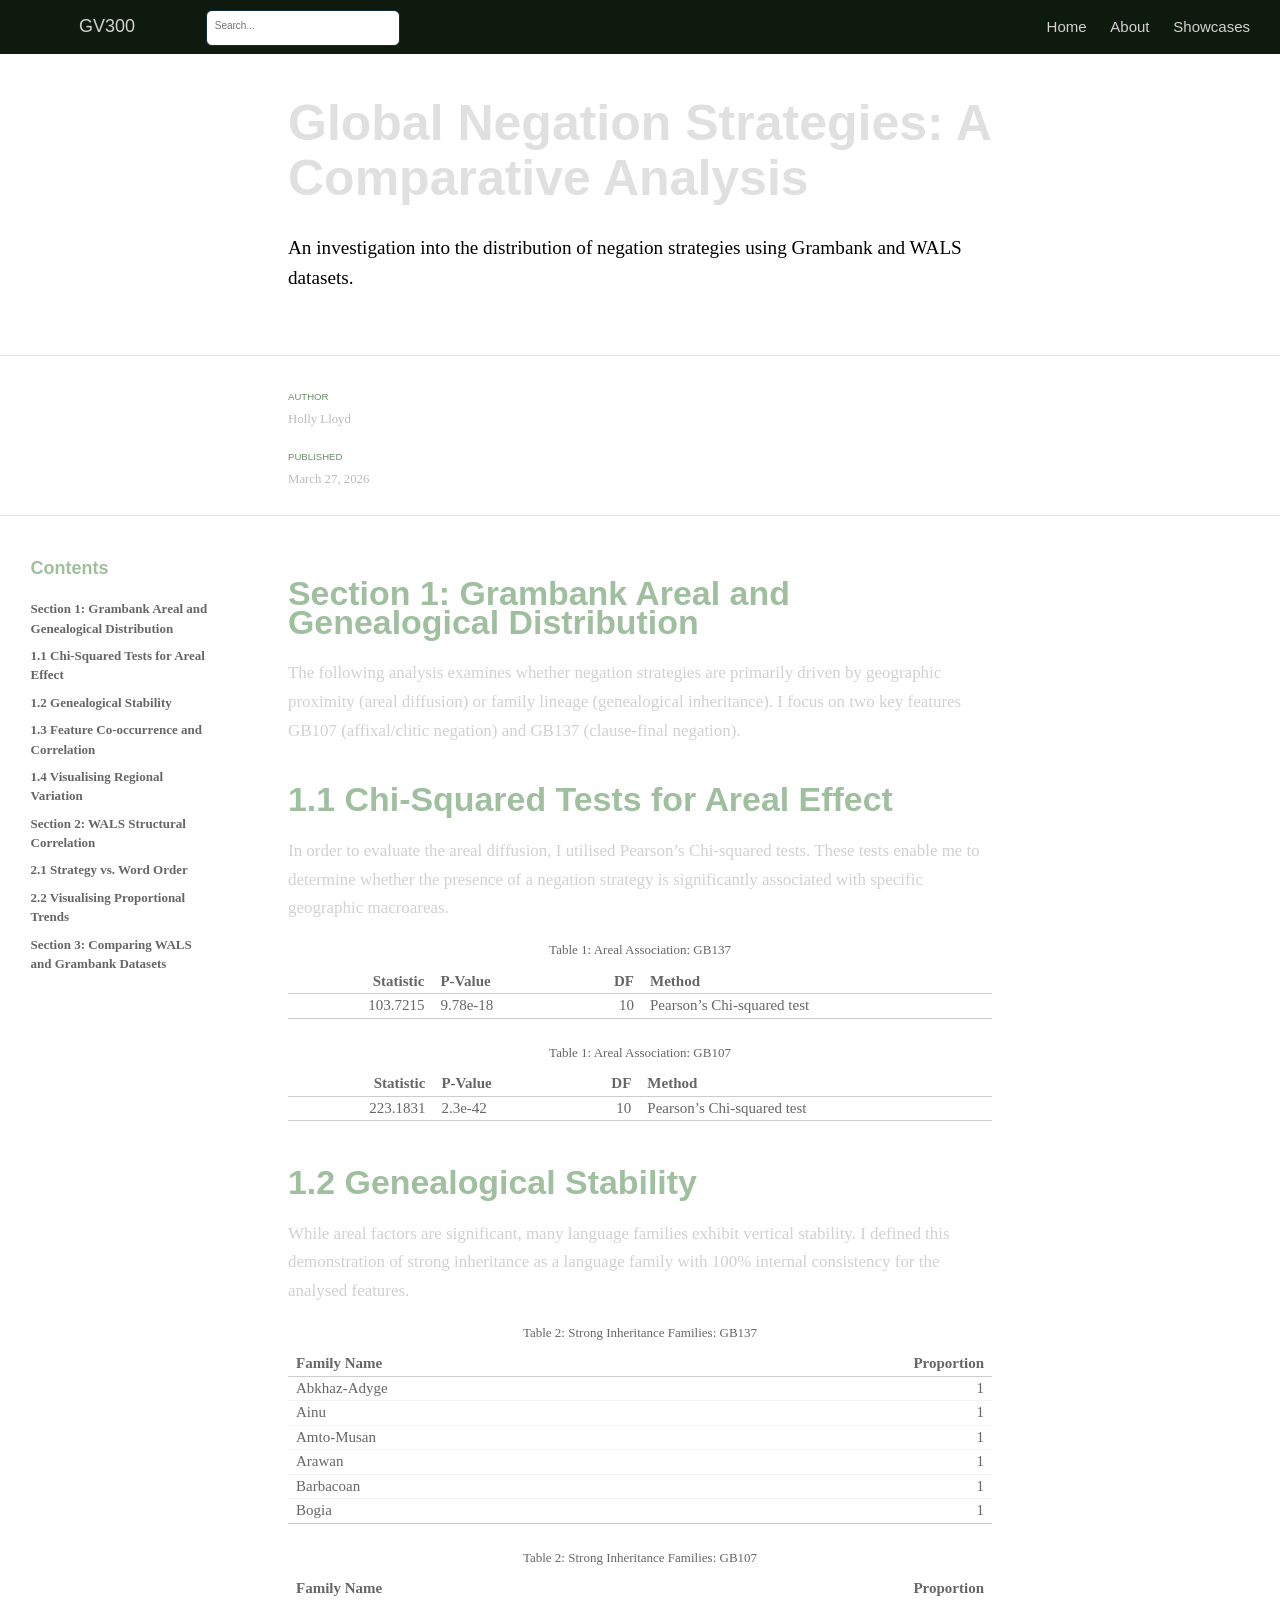
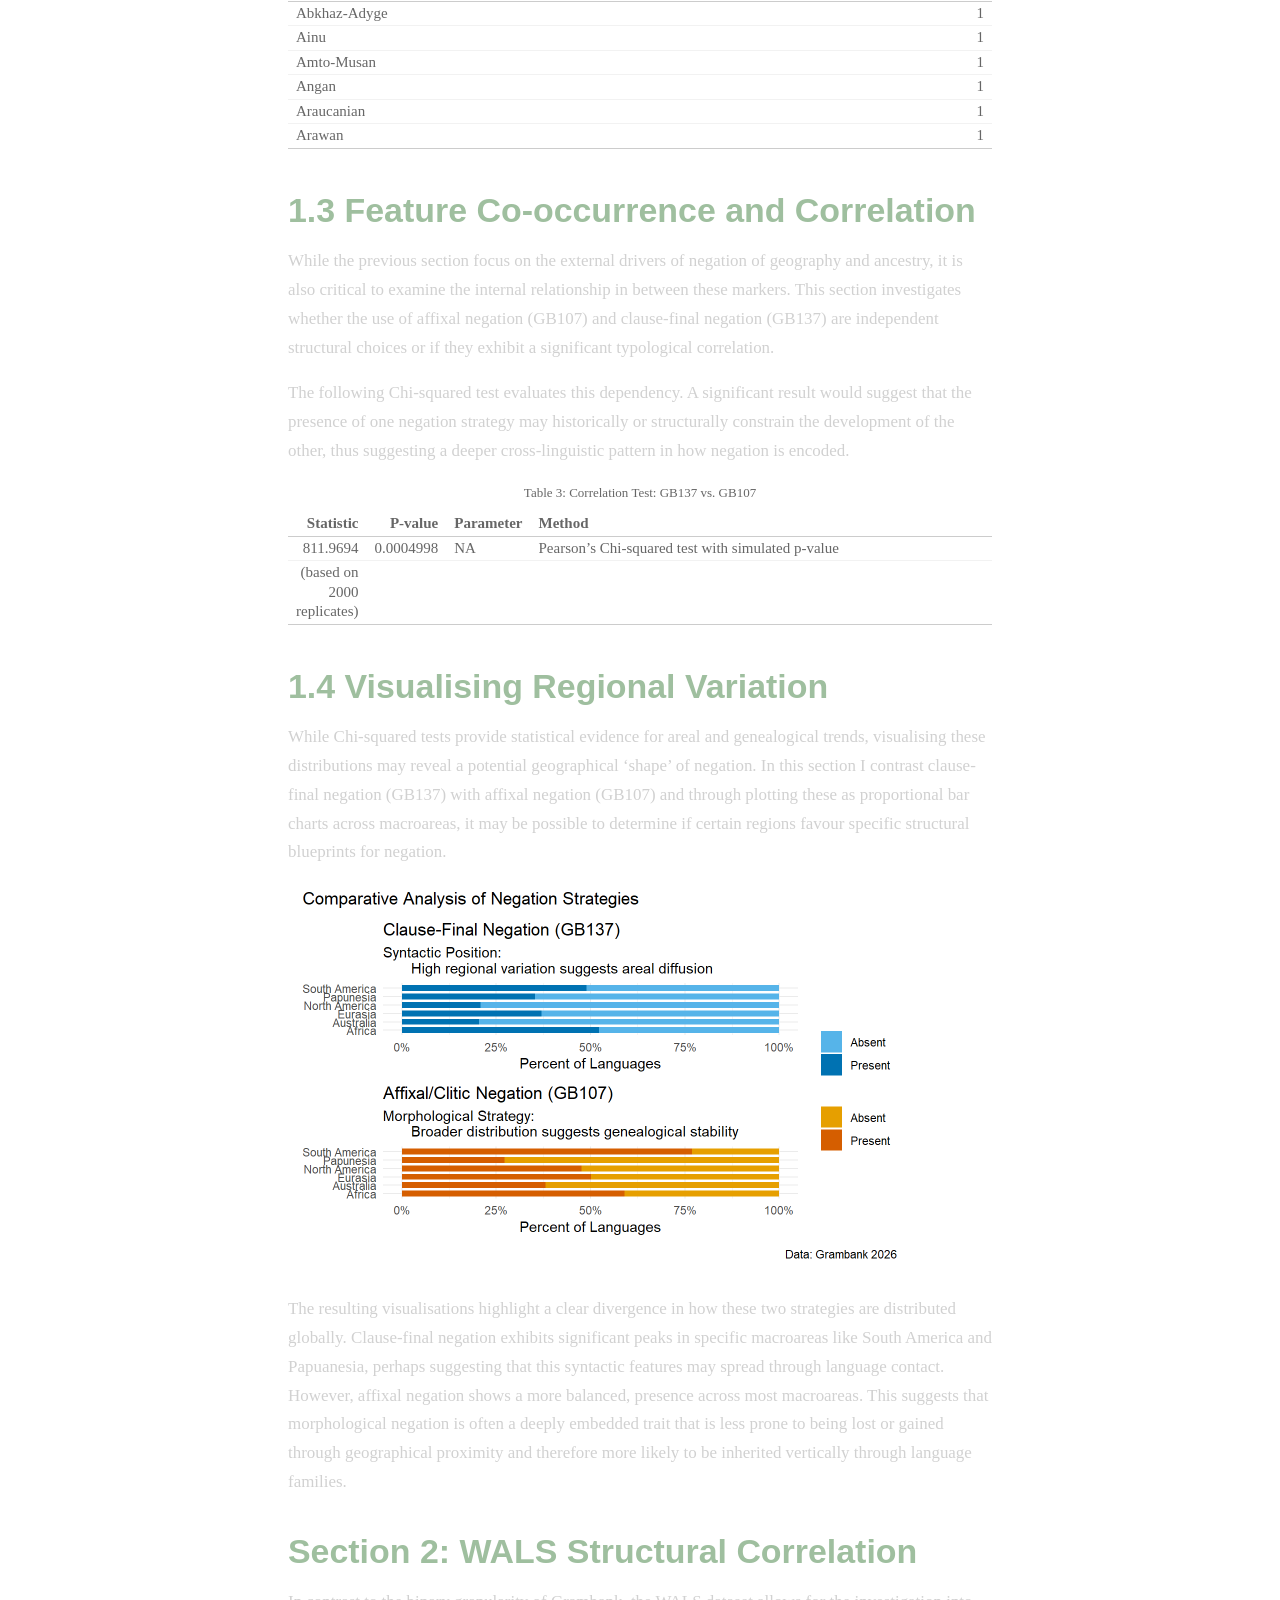
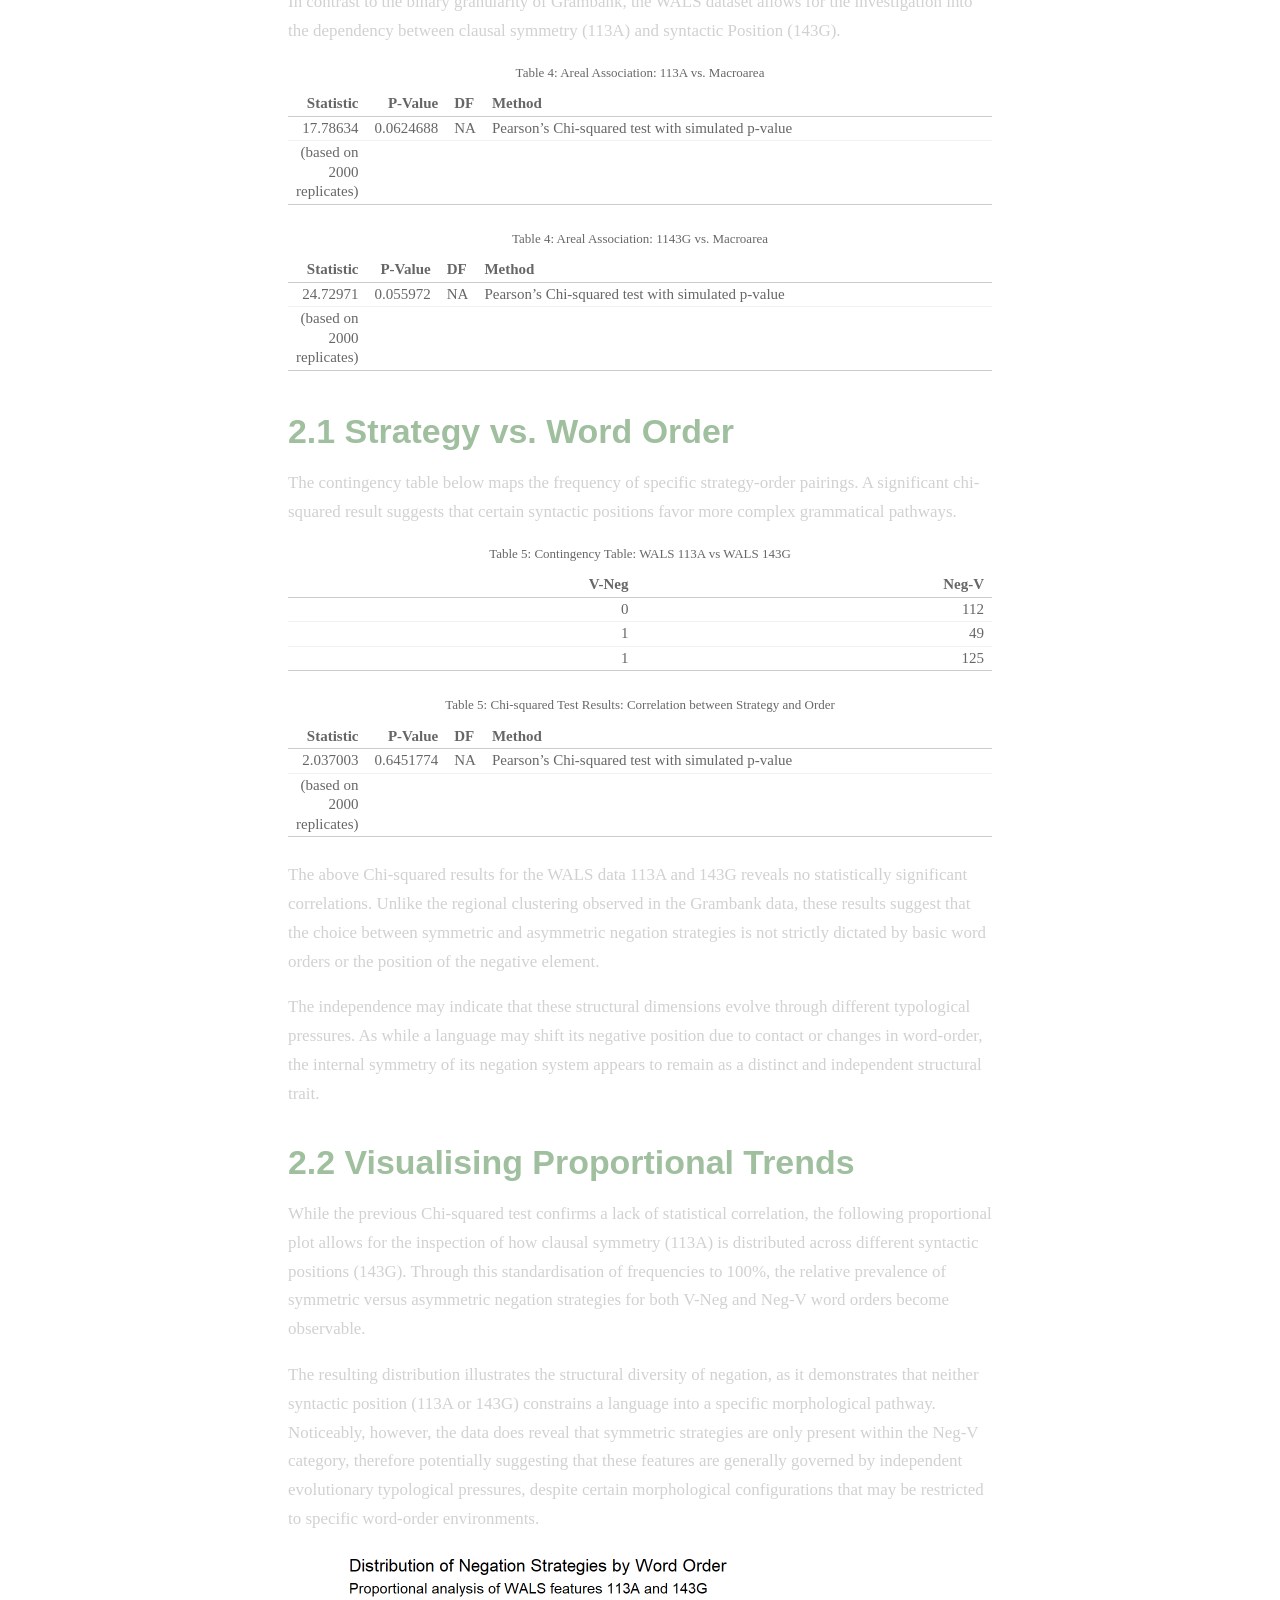
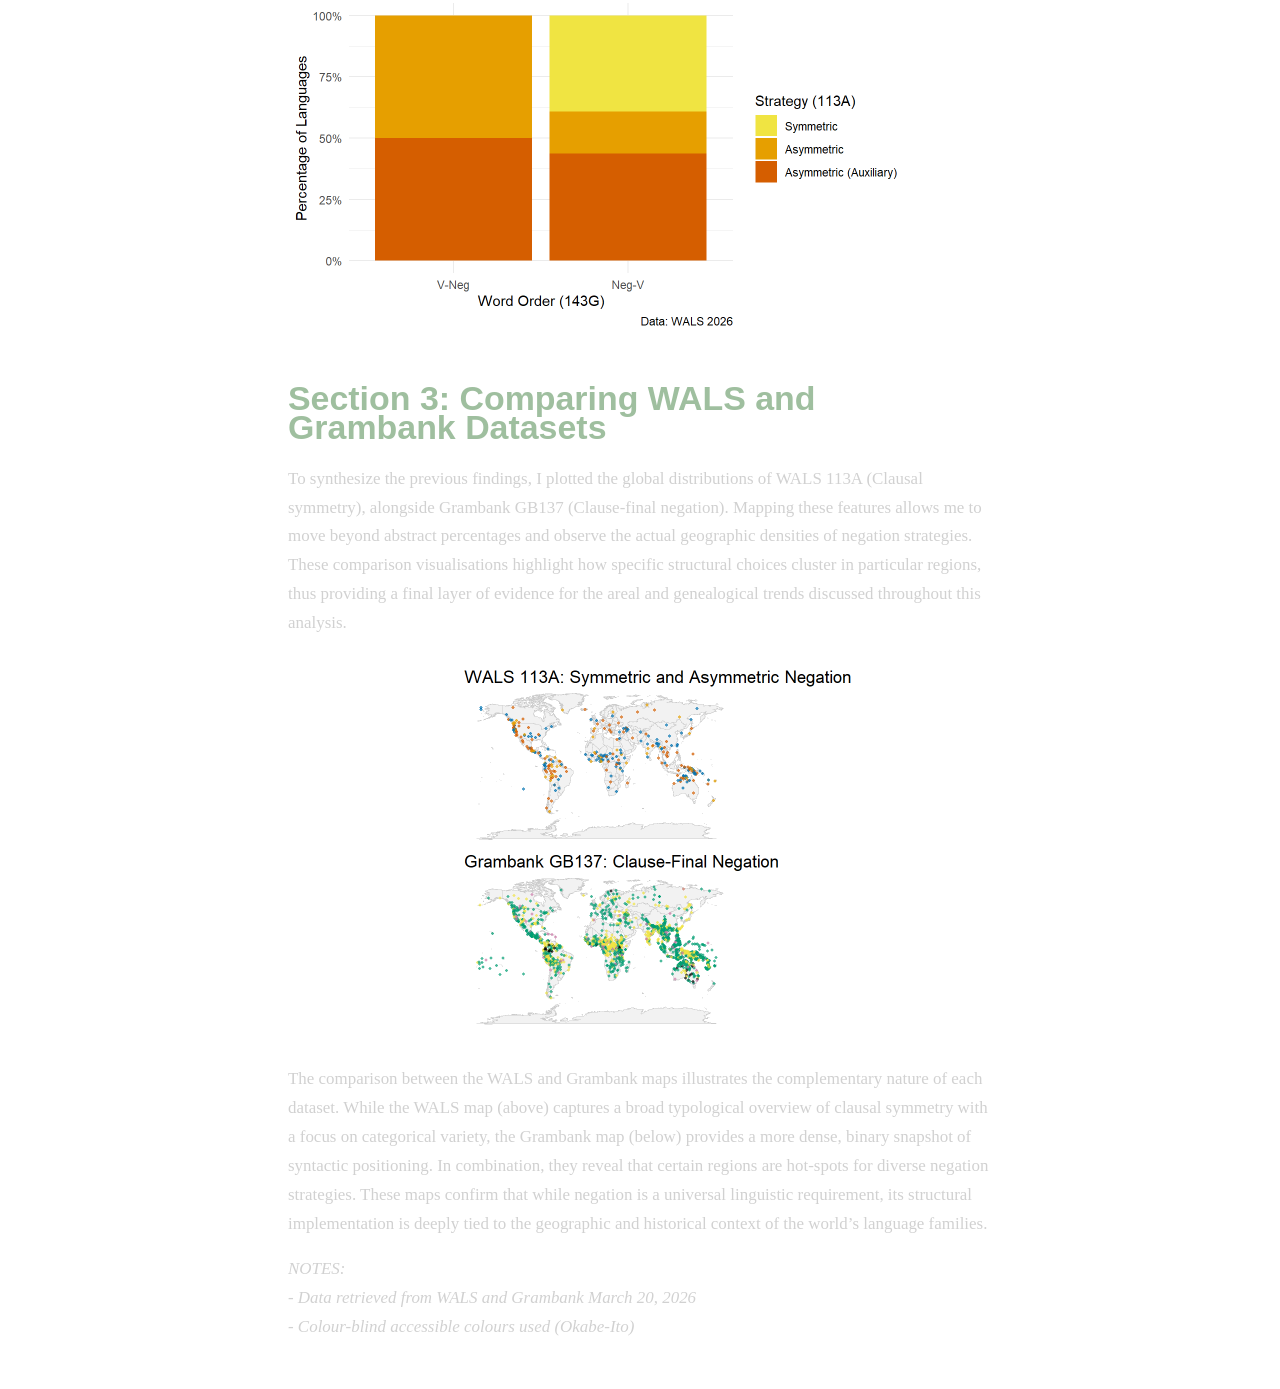
<file: docs/posts/2026-03-27/index.html>
<!DOCTYPE html>

<html xmlns="http://www.w3.org/1999/xhtml" lang="" xml:lang="">

<head>
  <meta charset="utf-8"/>
  <meta name="viewport" content="width=device-width, initial-scale=1"/>
  <meta http-equiv="X-UA-Compatible" content="IE=Edge,chrome=1"/>
  <meta name="generator" content="distill" />

  <style type="text/css">
  /* Hide doc at startup (prevent jankiness while JS renders/transforms) */
  body {
    visibility: hidden;
  }
  </style>

 <!--radix_placeholder_import_source-->
 <!--/radix_placeholder_import_source-->

<style type="text/css">code{white-space: pre;}</style>
<style type="text/css" data-origin="pandoc">
html { -webkit-text-size-adjust: 100%; }
pre > code.sourceCode { white-space: pre; position: relative; }
pre > code.sourceCode > span { display: inline-block; line-height: 1.25; }
pre > code.sourceCode > span:empty { height: 1.2em; }
.sourceCode { overflow: visible; }
code.sourceCode > span { color: inherit; text-decoration: inherit; }
div.sourceCode { margin: 1em 0; }
pre.sourceCode { margin: 0; }
@media screen {
div.sourceCode { overflow: auto; }
}
@media print {
pre > code.sourceCode { white-space: pre-wrap; }
pre > code.sourceCode > span { text-indent: -5em; padding-left: 5em; }
}
pre.numberSource code
  { counter-reset: source-line 0; }
pre.numberSource code > span
  { position: relative; left: -4em; counter-increment: source-line; }
pre.numberSource code > span > a:first-child::before
  { content: counter(source-line);
    position: relative; left: -1em; text-align: right; vertical-align: baseline;
    border: none; display: inline-block;
    -webkit-touch-callout: none; -webkit-user-select: none;
    -khtml-user-select: none; -moz-user-select: none;
    -ms-user-select: none; user-select: none;
    padding: 0 4px; width: 4em;
    color: #aaaaaa;
  }
pre.numberSource { margin-left: 3em; border-left: 1px solid #aaaaaa;  padding-left: 4px; }
div.sourceCode
  { color: #00769e; background-color: #f1f3f5; }
@media screen {
pre > code.sourceCode > span > a:first-child::before { text-decoration: underline; }
}
code span { color: #00769e; } /* Normal */
code span.al { color: #ad0000; } /* Alert */
code span.an { color: #5e5e5e; } /* Annotation */
code span.at { color: #657422; } /* Attribute */
code span.bn { color: #ad0000; } /* BaseN */
code span.bu { } /* BuiltIn */
code span.cf { color: #00769e; } /* ControlFlow */
code span.ch { color: #20794d; } /* Char */
code span.cn { color: #8f5902; } /* Constant */
code span.co { color: #5e5e5e; } /* Comment */
code span.cv { color: #5e5e5e; font-style: italic; } /* CommentVar */
code span.do { color: #5e5e5e; font-style: italic; } /* Documentation */
code span.dt { color: #ad0000; } /* DataType */
code span.dv { color: #ad0000; } /* DecVal */
code span.er { color: #ad0000; } /* Error */
code span.ex { } /* Extension */
code span.fl { color: #ad0000; } /* Float */
code span.fu { color: #4758ab; } /* Function */
code span.im { } /* Import */
code span.in { color: #5e5e5e; } /* Information */
code span.kw { color: #00769e; } /* Keyword */
code span.op { color: #5e5e5e; } /* Operator */
code span.ot { color: #00769e; } /* Other */
code span.pp { color: #ad0000; } /* Preprocessor */
code span.sc { color: #5e5e5e; } /* SpecialChar */
code span.ss { color: #20794d; } /* SpecialString */
code span.st { color: #20794d; } /* String */
code span.va { color: #111111; } /* Variable */
code span.vs { color: #20794d; } /* VerbatimString */
code span.wa { color: #5e5e5e; font-style: italic; } /* Warning */
</style>


  <!--radix_placeholder_meta_tags-->
<title>GV300: Global Negation Strategies: A Comparative Analysis</title>

<meta property="description" itemprop="description" content="An investigation into the distribution of negation strategies using Grambank and WALS datasets."/>


<!--  https://schema.org/Article -->
<meta property="article:published" itemprop="datePublished" content="2026-03-27"/>
<meta property="article:created" itemprop="dateCreated" content="2026-03-27"/>
<meta name="article:author" content="Holly Lloyd"/>

<!--  https://developers.facebook.com/docs/sharing/webmasters#markup -->
<meta property="og:title" content="GV300: Global Negation Strategies: A Comparative Analysis"/>
<meta property="og:type" content="article"/>
<meta property="og:description" content="An investigation into the distribution of negation strategies using Grambank and WALS datasets."/>
<meta property="og:locale" content="en_US"/>
<meta property="og:site_name" content="GV300"/>

<!--  https://dev.twitter.com/cards/types/summary -->
<meta property="twitter:card" content="summary"/>
<meta property="twitter:title" content="GV300: Global Negation Strategies: A Comparative Analysis"/>
<meta property="twitter:description" content="An investigation into the distribution of negation strategies using Grambank and WALS datasets."/>

<!--/radix_placeholder_meta_tags-->
  <!--radix_placeholder_rmarkdown_metadata-->

<script type="text/json" id="radix-rmarkdown-metadata">
{"type":"list","attributes":{"names":{"type":"character","attributes":{},"value":["title","description","preview","author","date","output"]}},"value":[{"type":"character","attributes":{},"value":["Global Negation Strategies: A Comparative Analysis"]},{"type":"character","attributes":{},"value":["An investigation into the distribution of negation strategies using Grambank and WALS datasets."]},{"type":"character","attributes":{},"value":["showcase1_files/figure-html/unnamed-chunk-1-1.png"]},{"type":"list","attributes":{},"value":[{"type":"list","attributes":{"names":{"type":"character","attributes":{},"value":["name"]}},"value":[{"type":"character","attributes":{},"value":["Holly Lloyd"]}]}]},{"type":"character","attributes":{},"value":["2026-03-27"]},{"type":"list","attributes":{"names":{"type":"character","attributes":{},"value":["distill::distill_article"]}},"value":[{"type":"list","attributes":{"names":{"type":"character","attributes":{},"value":["toc","toc_depth","self_contained"]}},"value":[{"type":"logical","attributes":{},"value":[true]},{"type":"integer","attributes":{},"value":[2]},{"type":"logical","attributes":{},"value":[false]}]}]}]}
</script>
<!--/radix_placeholder_rmarkdown_metadata-->
  
  <script type="text/json" id="radix-resource-manifest">
  {"type":"character","attributes":{},"value":["languages.csv","parameters.csv","showcase1_files/figure-html5/unnamed-chunk-4-1.png","showcase1_files/figure-html5/unnamed-chunk-7-1.png","showcase1_files/figure-html5/unnamed-chunk-8-1.png","values.csv","WALSlanguages.csv","WALSvalues.csv"]}
  </script>
  <!--radix_placeholder_navigation_in_header-->
<meta name="distill:offset" content="../.."/>

<script type="application/javascript">

  window.headroom_prevent_pin = false;

  window.document.addEventListener("DOMContentLoaded", function (event) {

    // initialize headroom for banner
    var header = $('header').get(0);
    var headerHeight = header.offsetHeight;
    var headroom = new Headroom(header, {
      tolerance: 5,
      onPin : function() {
        if (window.headroom_prevent_pin) {
          window.headroom_prevent_pin = false;
          headroom.unpin();
        }
      }
    });
    headroom.init();
    if(window.location.hash)
      headroom.unpin();
    $(header).addClass('headroom--transition');

    // offset scroll location for banner on hash change
    // (see: https://github.com/WickyNilliams/headroom.js/issues/38)
    window.addEventListener("hashchange", function(event) {
      window.scrollTo(0, window.pageYOffset - (headerHeight + 25));
    });

    // responsive menu
    $('.distill-site-header').each(function(i, val) {
      var topnav = $(this);
      var toggle = topnav.find('.nav-toggle');
      toggle.on('click', function() {
        topnav.toggleClass('responsive');
      });
    });

    // nav dropdowns
    $('.nav-dropbtn').click(function(e) {
      $(this).next('.nav-dropdown-content').toggleClass('nav-dropdown-active');
      $(this).parent().siblings('.nav-dropdown')
         .children('.nav-dropdown-content').removeClass('nav-dropdown-active');
    });
    $("body").click(function(e){
      $('.nav-dropdown-content').removeClass('nav-dropdown-active');
    });
    $(".nav-dropdown").click(function(e){
      e.stopPropagation();
    });
  });
</script>

<style type="text/css">

/* Theme (user-documented overrideables for nav appearance) */

.distill-site-nav {
  color: rgba(255, 255, 255, 0.8);
  background-color: #0F2E3D;
  font-size: 15px;
  font-weight: 300;
}

.distill-site-nav a {
  color: inherit;
  text-decoration: none;
}

.distill-site-nav a:hover {
  color: white;
}

@media print {
  .distill-site-nav {
    display: none;
  }
}

.distill-site-header {

}

.distill-site-footer {

}


/* Site Header */

.distill-site-header {
  width: 100%;
  box-sizing: border-box;
  z-index: 3;
}

.distill-site-header .nav-left {
  display: inline-block;
  margin-left: 8px;
}

@media screen and (max-width: 768px) {
  .distill-site-header .nav-left {
    margin-left: 0;
  }
}


.distill-site-header .nav-right {
  float: right;
  margin-right: 8px;
}

.distill-site-header a,
.distill-site-header .title {
  display: inline-block;
  text-align: center;
  padding: 14px 10px 14px 10px;
}

.distill-site-header .title {
  font-size: 18px;
  min-width: 150px;
}

.distill-site-header .logo {
  padding: 0;
}

.distill-site-header .logo img {
  display: none;
  max-height: 20px;
  width: auto;
  margin-bottom: -4px;
}

.distill-site-header .nav-image img {
  max-height: 18px;
  width: auto;
  display: inline-block;
  margin-bottom: -3px;
}



@media screen and (min-width: 1000px) {
  .distill-site-header .logo img {
    display: inline-block;
  }
  .distill-site-header .nav-left {
    margin-left: 20px;
  }
  .distill-site-header .nav-right {
    margin-right: 20px;
  }
  .distill-site-header .title {
    padding-left: 12px;
  }
}


.distill-site-header .nav-toggle {
  display: none;
}

.nav-dropdown {
  display: inline-block;
  position: relative;
}

.nav-dropdown .nav-dropbtn {
  border: none;
  outline: none;
  color: rgba(255, 255, 255, 0.8);
  padding: 16px 10px;
  background-color: transparent;
  font-family: inherit;
  font-size: inherit;
  font-weight: inherit;
  margin: 0;
  margin-top: 1px;
  z-index: 2;
}

.nav-dropdown-content {
  display: none;
  position: absolute;
  background-color: white;
  min-width: 200px;
  border: 1px solid rgba(0,0,0,0.15);
  border-radius: 4px;
  box-shadow: 0px 8px 16px 0px rgba(0,0,0,0.1);
  z-index: 1;
  margin-top: 2px;
  white-space: nowrap;
  padding-top: 4px;
  padding-bottom: 4px;
}

.nav-dropdown-content hr {
  margin-top: 4px;
  margin-bottom: 4px;
  border: none;
  border-bottom: 1px solid rgba(0, 0, 0, 0.1);
}

.nav-dropdown-active {
  display: block;
}

.nav-dropdown-content a, .nav-dropdown-content .nav-dropdown-header {
  color: black;
  padding: 6px 24px;
  text-decoration: none;
  display: block;
  text-align: left;
}

.nav-dropdown-content .nav-dropdown-header {
  display: block;
  padding: 5px 24px;
  padding-bottom: 0;
  text-transform: uppercase;
  font-size: 14px;
  color: #999999;
  white-space: nowrap;
}

.nav-dropdown:hover .nav-dropbtn {
  color: white;
}

.nav-dropdown-content a:hover {
  background-color: #ddd;
  color: black;
}

.nav-right .nav-dropdown-content {
  margin-left: -45%;
  right: 0;
}

@media screen and (max-width: 768px) {
  .distill-site-header a, .distill-site-header .nav-dropdown  {display: none;}
  .distill-site-header a.nav-toggle {
    float: right;
    display: block;
  }
  .distill-site-header .title {
    margin-left: 0;
  }
  .distill-site-header .nav-right {
    margin-right: 0;
  }
  .distill-site-header {
    overflow: hidden;
  }
  .nav-right .nav-dropdown-content {
    margin-left: 0;
  }
}


@media screen and (max-width: 768px) {
  .distill-site-header.responsive {position: relative; min-height: 500px; }
  .distill-site-header.responsive a.nav-toggle {
    position: absolute;
    right: 0;
    top: 0;
  }
  .distill-site-header.responsive a,
  .distill-site-header.responsive .nav-dropdown {
    display: block;
    text-align: left;
  }
  .distill-site-header.responsive .nav-left,
  .distill-site-header.responsive .nav-right {
    width: 100%;
  }
  .distill-site-header.responsive .nav-dropdown {float: none;}
  .distill-site-header.responsive .nav-dropdown-content {position: relative;}
  .distill-site-header.responsive .nav-dropdown .nav-dropbtn {
    display: block;
    width: 100%;
    text-align: left;
  }
}

/* Site Footer */

.distill-site-footer {
  width: 100%;
  overflow: hidden;
  box-sizing: border-box;
  z-index: 3;
  margin-top: 30px;
  padding-top: 30px;
  padding-bottom: 30px;
  text-align: center;
}

/* Headroom */

d-title {
  padding-top: 6rem;
}

@media print {
  d-title {
    padding-top: 4rem;
  }
}

.headroom {
  z-index: 1000;
  position: fixed;
  top: 0;
  left: 0;
  right: 0;
}

.headroom--transition {
  transition: all .4s ease-in-out;
}

.headroom--unpinned {
  top: -100px;
}

.headroom--pinned {
  top: 0;
}

/* adjust viewport for navbar height */
/* helps vertically center bootstrap (non-distill) content */
.min-vh-100 {
  min-height: calc(100vh - 100px) !important;
}

</style>

<script src="../../site_libs/jquery-3.6.0/jquery-3.6.0.min.js"></script>
<link href="../../site_libs/font-awesome-6.5.2/css/all.min.css" rel="stylesheet"/>
<link href="../../site_libs/font-awesome-6.5.2/css/v4-shims.min.css" rel="stylesheet"/>
<script src="../../site_libs/headroom-0.9.4/headroom.min.js"></script>
<script src="../../site_libs/autocomplete-0.37.1/autocomplete.min.js"></script>
<script src="../../site_libs/fuse-6.4.1/fuse.min.js"></script>

<script type="application/javascript">

function getMeta(metaName) {
  var metas = document.getElementsByTagName('meta');
  for (let i = 0; i < metas.length; i++) {
    if (metas[i].getAttribute('name') === metaName) {
      return metas[i].getAttribute('content');
    }
  }
  return '';
}

function offsetURL(url) {
  var offset = getMeta('distill:offset');
  return offset ? offset + '/' + url : url;
}

function createFuseIndex() {

  // create fuse index
  var options = {
    keys: [
      { name: 'title', weight: 20 },
      { name: 'categories', weight: 15 },
      { name: 'description', weight: 10 },
      { name: 'contents', weight: 5 },
    ],
    ignoreLocation: true,
    threshold: 0
  };
  var fuse = new window.Fuse([], options);

  // fetch the main search.json
  return fetch(offsetURL('search.json'))
    .then(function(response) {
      if (response.status == 200) {
        return response.json().then(function(json) {
          // index main articles
          json.articles.forEach(function(article) {
            fuse.add(article);
          });
          // download collections and index their articles
          return Promise.all(json.collections.map(function(collection) {
            return fetch(offsetURL(collection)).then(function(response) {
              if (response.status === 200) {
                return response.json().then(function(articles) {
                  articles.forEach(function(article) {
                    fuse.add(article);
                  });
                })
              } else {
                return Promise.reject(
                  new Error('Unexpected status from search index request: ' +
                            response.status)
                );
              }
            });
          })).then(function() {
            return fuse;
          });
        });

      } else {
        return Promise.reject(
          new Error('Unexpected status from search index request: ' +
                      response.status)
        );
      }
    });
}

window.document.addEventListener("DOMContentLoaded", function (event) {

  // get search element (bail if we don't have one)
  var searchEl = window.document.getElementById('distill-search');
  if (!searchEl)
    return;

  createFuseIndex()
    .then(function(fuse) {

      // make search box visible
      searchEl.classList.remove('hidden');

      // initialize autocomplete
      var options = {
        autoselect: true,
        hint: false,
        minLength: 2,
      };
      window.autocomplete(searchEl, options, [{
        source: function(query, callback) {
          const searchOptions = {
            isCaseSensitive: false,
            shouldSort: true,
            minMatchCharLength: 2,
            limit: 10,
          };
          var results = fuse.search(query, searchOptions);
          callback(results
            .map(function(result) { return result.item; })
          );
        },
        templates: {
          suggestion: function(suggestion) {
            var img = suggestion.preview && Object.keys(suggestion.preview).length > 0
              ? `<img src="${offsetURL(suggestion.preview)}"</img>`
              : '';
            var html = `
              <div class="search-item">
                <h3>${suggestion.title}</h3>
                <div class="search-item-description">
                  ${suggestion.description || ''}
                </div>
                <div class="search-item-preview">
                  ${img}
                </div>
              </div>
            `;
            return html;
          }
        }
      }]).on('autocomplete:selected', function(event, suggestion) {
        window.location.href = offsetURL(suggestion.path);
      });
      // remove inline display style on autocompleter (we want to
      // manage responsive display via css)
      $('.algolia-autocomplete').css("display", "");
    })
    .catch(function(error) {
      console.log(error);
    });

});

</script>

<style type="text/css">

.nav-search {
  font-size: x-small;
}

/* Algolioa Autocomplete */

.algolia-autocomplete {
  display: inline-block;
  margin-left: 10px;
  vertical-align: sub;
  background-color: white;
  color: black;
  padding: 6px;
  padding-top: 8px;
  padding-bottom: 0;
  border-radius: 6px;
  border: 1px #0F2E3D solid;
  width: 180px;
}


@media screen and (max-width: 768px) {
  .distill-site-nav .algolia-autocomplete {
    display: none;
    visibility: hidden;
  }
  .distill-site-nav.responsive .algolia-autocomplete {
    display: inline-block;
    visibility: visible;
  }
  .distill-site-nav.responsive .algolia-autocomplete .aa-dropdown-menu {
    margin-left: 0;
    width: 400px;
    max-height: 400px;
  }
}

.algolia-autocomplete .aa-input, .algolia-autocomplete .aa-hint {
  width: 90%;
  outline: none;
  border: none;
}

.algolia-autocomplete .aa-hint {
  color: #999;
}
.algolia-autocomplete .aa-dropdown-menu {
  width: 550px;
  max-height: 70vh;
  overflow-x: visible;
  overflow-y: scroll;
  padding: 5px;
  margin-top: 3px;
  margin-left: -150px;
  background-color: #fff;
  border-radius: 5px;
  border: 1px solid #999;
  border-top: none;
}

.algolia-autocomplete .aa-dropdown-menu .aa-suggestion {
  cursor: pointer;
  padding: 5px 4px;
  border-bottom: 1px solid #eee;
}

.algolia-autocomplete .aa-dropdown-menu .aa-suggestion:last-of-type {
  border-bottom: none;
  margin-bottom: 2px;
}

.algolia-autocomplete .aa-dropdown-menu .aa-suggestion .search-item {
  overflow: hidden;
  font-size: 0.8em;
  line-height: 1.4em;
}

.algolia-autocomplete .aa-dropdown-menu .aa-suggestion .search-item h3 {
  font-size: 1rem;
  margin-block-start: 0;
  margin-block-end: 5px;
}

.algolia-autocomplete .aa-dropdown-menu .aa-suggestion .search-item-description {
  display: inline-block;
  overflow: hidden;
  height: 2.8em;
  width: 80%;
  margin-right: 4%;
}

.algolia-autocomplete .aa-dropdown-menu .aa-suggestion .search-item-preview {
  display: inline-block;
  width: 15%;
}

.algolia-autocomplete .aa-dropdown-menu .aa-suggestion .search-item-preview img {
  height: 3em;
  width: auto;
  display: none;
}

.algolia-autocomplete .aa-dropdown-menu .aa-suggestion .search-item-preview img[src] {
  display: initial;
}

.algolia-autocomplete .aa-dropdown-menu .aa-suggestion.aa-cursor {
  background-color: #eee;
}
.algolia-autocomplete .aa-dropdown-menu .aa-suggestion em {
  font-weight: bold;
  font-style: normal;
}

</style>


<!--/radix_placeholder_navigation_in_header-->
  <!--radix_placeholder_distill-->

<style type="text/css">

body {
  background-color: white;
}

.pandoc-table {
  width: 100%;
}

.pandoc-table>caption {
  margin-bottom: 10px;
}

.pandoc-table th:not([align]) {
  text-align: left;
}

.pagedtable-footer {
  font-size: 15px;
}

d-byline .byline {
  grid-template-columns: 2fr 2fr;
}

d-byline .byline h3 {
  margin-block-start: 1.5em;
}

d-byline .byline .authors-affiliations h3 {
  margin-block-start: 0.5em;
}

.authors-affiliations .orcid-id {
  width: 16px;
  height:16px;
  margin-left: 4px;
  margin-right: 4px;
  vertical-align: middle;
  padding-bottom: 2px;
}

d-title .dt-tags {
  margin-top: 1em;
  grid-column: text;
}

.dt-tags .dt-tag {
  text-decoration: none;
  display: inline-block;
  color: rgba(0,0,0,0.6);
  padding: 0em 0.4em;
  margin-right: 0.5em;
  margin-bottom: 0.4em;
  font-size: 70%;
  border: 1px solid rgba(0,0,0,0.2);
  border-radius: 3px;
  text-transform: uppercase;
  font-weight: 500;
}

d-article table.gt_table td,
d-article table.gt_table th {
  border-bottom: none;
  font-size: 100%;
}

.html-widget {
  margin-bottom: 2.0em;
}

.l-screen-inset {
  padding-right: 16px;
}

.l-screen .caption {
  margin-left: 10px;
}

.shaded {
  background: rgb(247, 247, 247);
  padding-top: 20px;
  padding-bottom: 20px;
  border-top: 1px solid rgba(0, 0, 0, 0.1);
  border-bottom: 1px solid rgba(0, 0, 0, 0.1);
}

.shaded .html-widget {
  margin-bottom: 0;
  border: 1px solid rgba(0, 0, 0, 0.1);
}

.shaded .shaded-content {
  background: white;
}

.text-output {
  margin-top: 0;
  line-height: 1.5em;
}

.hidden {
  display: none !important;
}

hr.section-separator {
  border: none;
  border-top: 1px solid rgba(0, 0, 0, 0.1);
  margin: 0px;
}


d-byline {
  border-top: none;
}

d-article {
  padding-top: 2.5rem;
  padding-bottom: 30px;
  border-top: none;
}

d-appendix {
  padding-top: 30px;
}

d-article>p>img {
  width: 100%;
}

d-article h2 {
  margin: 1rem 0 1.5rem 0;
}

d-article h3 {
  margin-top: 1.5rem;
}

d-article iframe {
  border: 1px solid rgba(0, 0, 0, 0.1);
  margin-bottom: 2.0em;
  width: 100%;
}

/* Tweak code blocks */

d-article div.sourceCode code,
d-article pre code {
  font-family: Consolas, Monaco, 'Andale Mono', 'Ubuntu Mono', monospace;
}

d-article pre,
d-article div.sourceCode,
d-article div.sourceCode pre {
  overflow: auto;
}

d-article div.sourceCode {
  background-color: white;
}

d-article div.sourceCode pre {
  padding-left: 10px;
  font-size: 12px;
  border-left: 2px solid rgba(0,0,0,0.1);
}

d-article pre {
  font-size: 12px;
  color: black;
  background: none;
  margin-top: 0;
  text-align: left;
  white-space: pre;
  word-spacing: normal;
  word-break: normal;
  word-wrap: normal;
  line-height: 1.5;

  -moz-tab-size: 4;
  -o-tab-size: 4;
  tab-size: 4;

  -webkit-hyphens: none;
  -moz-hyphens: none;
  -ms-hyphens: none;
  hyphens: none;
}

d-article pre a {
  border-bottom: none;
}

d-article pre a:hover {
  border-bottom: none;
  text-decoration: underline;
}

d-article details {
  grid-column: text;
  margin-bottom: 0.8em;
}

@media(min-width: 768px) {

d-article pre,
d-article div.sourceCode,
d-article div.sourceCode pre {
  overflow: visible !important;
}

d-article div.sourceCode pre {
  padding-left: 18px;
  font-size: 14px;
}

/* tweak for Pandoc numbered line within distill */
d-article pre.numberSource code > span {
    left: -2em;
}

d-article pre {
  font-size: 14px;
}

}

figure img.external {
  background: white;
  border: 1px solid rgba(0, 0, 0, 0.1);
  box-shadow: 0 1px 8px rgba(0, 0, 0, 0.1);
  padding: 18px;
  box-sizing: border-box;
}

/* CSS for d-contents */

.d-contents {
  grid-column: text;
  color: rgba(0,0,0,0.8);
  font-size: 0.9em;
  padding-bottom: 1em;
  margin-bottom: 1em;
  padding-bottom: 0.5em;
  margin-bottom: 1em;
  padding-left: 0.25em;
  justify-self: start;
}

@media(min-width: 1000px) {
  .d-contents.d-contents-float {
    height: 0;
    grid-column-start: 1;
    grid-column-end: 4;
    justify-self: center;
    padding-right: 3em;
    padding-left: 2em;
  }
}

.d-contents nav h3 {
  font-size: 18px;
  margin-top: 0;
  margin-bottom: 1em;
}

.d-contents li {
  list-style-type: none
}

.d-contents nav > ul {
  padding-left: 0;
}

.d-contents ul {
  padding-left: 1em
}

.d-contents nav ul li {
  margin-top: 0.6em;
  margin-bottom: 0.2em;
}

.d-contents nav a {
  font-size: 13px;
  border-bottom: none;
  text-decoration: none
  color: rgba(0, 0, 0, 0.8);
}

.d-contents nav a:hover {
  text-decoration: underline solid rgba(0, 0, 0, 0.6)
}

.d-contents nav > ul > li > a {
  font-weight: 600;
}

.d-contents nav > ul > li > ul {
  font-weight: inherit;
}

.d-contents nav > ul > li > ul > li {
  margin-top: 0.2em;
}


.d-contents nav ul {
  margin-top: 0;
  margin-bottom: 0.25em;
}

.d-article-with-toc h2:nth-child(2) {
  margin-top: 0;
}


/* Figure */

.figure {
  position: relative;
  margin-bottom: 2.5em;
  margin-top: 1.5em;
}

.figure .caption {
  color: rgba(0, 0, 0, 0.6);
  font-size: 12px;
  line-height: 1.5em;
}

.figure img.external {
  background: white;
  border: 1px solid rgba(0, 0, 0, 0.1);
  box-shadow: 0 1px 8px rgba(0, 0, 0, 0.1);
  padding: 18px;
  box-sizing: border-box;
}

.figure .caption a {
  color: rgba(0, 0, 0, 0.6);
}

.figure .caption b,
.figure .caption strong, {
  font-weight: 600;
  color: rgba(0, 0, 0, 1.0);
}

/* Citations */

d-article .citation {
  color: inherit;
  cursor: inherit;
}

div.hanging-indent{
  margin-left: 1em; text-indent: -1em;
}

/* Citation hover box */

.tippy-box[data-theme~=light-border] {
  background-color: rgba(250, 250, 250, 0.95);
}

.tippy-content > p {
  margin-bottom: 0;
  padding: 2px;
}


/* Tweak 1000px media break to show more text */

@media(min-width: 1000px) {
  .base-grid,
  distill-header,
  d-title,
  d-abstract,
  d-article,
  d-appendix,
  distill-appendix,
  d-byline,
  d-footnote-list,
  d-citation-list,
  distill-footer {
    grid-template-columns: [screen-start] 1fr [page-start kicker-start] 80px [middle-start] 50px [text-start kicker-end] 65px 65px 65px 65px 65px 65px 65px 65px [text-end gutter-start] 65px [middle-end] 65px [page-end gutter-end] 1fr [screen-end];
    grid-column-gap: 16px;
  }

  .grid {
    grid-column-gap: 16px;
  }

  d-article {
    font-size: 1.06rem;
    line-height: 1.7em;
  }
  figure .caption, .figure .caption, figure figcaption {
    font-size: 13px;
  }
}

@media(min-width: 1180px) {
  .base-grid,
  distill-header,
  d-title,
  d-abstract,
  d-article,
  d-appendix,
  distill-appendix,
  d-byline,
  d-footnote-list,
  d-citation-list,
  distill-footer {
    grid-template-columns: [screen-start] 1fr [page-start kicker-start] 60px [middle-start] 60px [text-start kicker-end] 60px 60px 60px 60px 60px 60px 60px 60px [text-end gutter-start] 60px [middle-end] 60px [page-end gutter-end] 1fr [screen-end];
    grid-column-gap: 32px;
  }

  .grid {
    grid-column-gap: 32px;
  }
}


/* Get the citation styles for the appendix (not auto-injected on render since
   we do our own rendering of the citation appendix) */

d-appendix .citation-appendix,
.d-appendix .citation-appendix {
  font-size: 11px;
  line-height: 15px;
  border-left: 1px solid rgba(0, 0, 0, 0.1);
  padding-left: 18px;
  border: 1px solid rgba(0,0,0,0.1);
  background: rgba(0, 0, 0, 0.02);
  padding: 10px 18px;
  border-radius: 3px;
  color: rgba(150, 150, 150, 1);
  overflow: hidden;
  margin-top: -12px;
  white-space: pre-wrap;
  word-wrap: break-word;
}

/* Include appendix styles here so they can be overridden */

d-appendix {
  contain: layout style;
  font-size: 0.8em;
  line-height: 1.7em;
  margin-top: 60px;
  margin-bottom: 0;
  border-top: 1px solid rgba(0, 0, 0, 0.1);
  color: rgba(0,0,0,0.5);
  padding-top: 60px;
  padding-bottom: 48px;
}

d-appendix h3 {
  grid-column: page-start / text-start;
  font-size: 15px;
  font-weight: 500;
  margin-top: 1em;
  margin-bottom: 0;
  color: rgba(0,0,0,0.65);
}

d-appendix h3 + * {
  margin-top: 1em;
}

d-appendix ol {
  padding: 0 0 0 15px;
}

@media (min-width: 768px) {
  d-appendix ol {
    padding: 0 0 0 30px;
    margin-left: -30px;
  }
}

d-appendix li {
  margin-bottom: 1em;
}

d-appendix a {
  color: rgba(0, 0, 0, 0.6);
}

d-appendix > * {
  grid-column: text;
}

d-appendix > d-footnote-list,
d-appendix > d-citation-list,
d-appendix > distill-appendix {
  grid-column: screen;
}

/* Include footnote styles here so they can be overridden */

d-footnote-list {
  contain: layout style;
}

d-footnote-list > * {
  grid-column: text;
}

d-footnote-list a.footnote-backlink {
  color: rgba(0,0,0,0.3);
  padding-left: 0.5em;
}



/* Anchor.js */

.anchorjs-link {
  /*transition: all .25s linear; */
  text-decoration: none;
  border-bottom: none;
}
*:hover > .anchorjs-link {
  margin-left: -1.125em !important;
  text-decoration: none;
  border-bottom: none;
}

/* Social footer */

.social_footer {
  margin-top: 30px;
  margin-bottom: 0;
  color: rgba(0,0,0,0.67);
}

.disqus-comments {
  margin-right: 30px;
}

.disqus-comment-count {
  border-bottom: 1px solid rgba(0, 0, 0, 0.4);
  cursor: pointer;
}

#disqus_thread {
  margin-top: 30px;
}

.article-sharing a {
  border-bottom: none;
  margin-right: 8px;
}

.article-sharing a:hover {
  border-bottom: none;
}

.sidebar-section.subscribe {
  font-size: 12px;
  line-height: 1.6em;
}

.subscribe p {
  margin-bottom: 0.5em;
}


.article-footer .subscribe {
  font-size: 15px;
  margin-top: 45px;
}


.sidebar-section.custom {
  font-size: 12px;
  line-height: 1.6em;
}

.custom p {
  margin-bottom: 0.5em;
}

/* Styles for listing layout (hide title) */
.layout-listing d-title, .layout-listing .d-title {
  display: none;
}

/* Styles for posts lists (not auto-injected) */


.posts-with-sidebar {
  padding-left: 45px;
  padding-right: 45px;
}

.posts-list .description h2,
.posts-list .description p {
  font-family: -apple-system, BlinkMacSystemFont, "Segoe UI", Roboto, Oxygen, Ubuntu, Cantarell, "Fira Sans", "Droid Sans", "Helvetica Neue", Arial, sans-serif;
}

.posts-list .description h2 {
  font-weight: 700;
  border-bottom: none;
  padding-bottom: 0;
}

.posts-list h2.post-tag {
  border-bottom: 1px solid rgba(0, 0, 0, 0.2);
  padding-bottom: 12px;
}
.posts-list {
  margin-top: 60px;
  margin-bottom: 24px;
}

.posts-list .post-preview {
  text-decoration: none;
  overflow: hidden;
  display: block;
  border-bottom: 1px solid rgba(0, 0, 0, 0.1);
  padding: 24px 0;
}

.post-preview-last {
  border-bottom: none !important;
}

.posts-list .posts-list-caption {
  grid-column: screen;
  font-weight: 400;
}

.posts-list .post-preview h2 {
  margin: 0 0 6px 0;
  line-height: 1.2em;
  font-style: normal;
  font-size: 24px;
}

.posts-list .post-preview p {
  margin: 0 0 12px 0;
  line-height: 1.4em;
  font-size: 16px;
}

.posts-list .post-preview .thumbnail {
  box-sizing: border-box;
  margin-bottom: 24px;
  position: relative;
  max-width: 500px;
}
.posts-list .post-preview img {
  width: 100%;
  display: block;
}

.posts-list .metadata {
  font-size: 12px;
  line-height: 1.4em;
  margin-bottom: 18px;
}

.posts-list .metadata > * {
  display: inline-block;
}

.posts-list .metadata .publishedDate {
  margin-right: 2em;
}

.posts-list .metadata .dt-authors {
  display: block;
  margin-top: 0.3em;
  margin-right: 2em;
}

.posts-list .dt-tags {
  display: block;
  line-height: 1em;
}

.posts-list .dt-tags .dt-tag {
  display: inline-block;
  color: rgba(0,0,0,0.6);
  padding: 0.3em 0.4em;
  margin-right: 0.2em;
  margin-bottom: 0.4em;
  font-size: 60%;
  border: 1px solid rgba(0,0,0,0.2);
  border-radius: 3px;
  text-transform: uppercase;
  font-weight: 500;
}

.posts-list img {
  opacity: 1;
}

.posts-list img[data-src] {
  opacity: 0;
}

.posts-more {
  clear: both;
}


.posts-sidebar {
  font-size: 16px;
}

.posts-sidebar h3 {
  font-size: 16px;
  margin-top: 0;
  margin-bottom: 0.5em;
  font-weight: 400;
  text-transform: uppercase;
}

.sidebar-section {
  margin-bottom: 30px;
}

.categories ul {
  list-style-type: none;
  margin: 0;
  padding: 0;
}

.categories li {
  color: rgba(0, 0, 0, 0.8);
  margin-bottom: 0;
}

.categories li>a {
  border-bottom: none;
}

.categories li>a:hover {
  border-bottom: 1px solid rgba(0, 0, 0, 0.4);
}

.categories .active {
  font-weight: 600;
}

.categories .category-count {
  color: rgba(0, 0, 0, 0.4);
}


@media(min-width: 768px) {
  .posts-list .post-preview h2 {
    font-size: 26px;
  }
  .posts-list .post-preview .thumbnail {
    float: right;
    width: 30%;
    margin-bottom: 0;
  }
  .posts-list .post-preview .description {
    float: left;
    width: 45%;
  }
  .posts-list .post-preview .metadata {
    float: left;
    width: 20%;
    margin-top: 8px;
  }
  .posts-list .post-preview p {
    margin: 0 0 12px 0;
    line-height: 1.5em;
    font-size: 16px;
  }
  .posts-with-sidebar .posts-list {
    float: left;
    width: 75%;
  }
  .posts-with-sidebar .posts-sidebar {
    float: right;
    width: 20%;
    margin-top: 60px;
    padding-top: 24px;
    padding-bottom: 24px;
  }
}


/* Improve display for browsers without grid (IE/Edge <= 15) */

.downlevel {
  line-height: 1.6em;
  font-family: -apple-system, BlinkMacSystemFont, "Segoe UI", Roboto, Oxygen, Ubuntu, Cantarell, "Fira Sans", "Droid Sans", "Helvetica Neue", Arial, sans-serif;
  margin: 0;
}

.downlevel .d-title {
  padding-top: 6rem;
  padding-bottom: 1.5rem;
}

.downlevel .d-title h1 {
  font-size: 50px;
  font-weight: 700;
  line-height: 1.1em;
  margin: 0 0 0.5rem;
}

.downlevel .d-title p {
  font-weight: 300;
  font-size: 1.2rem;
  line-height: 1.55em;
  margin-top: 0;
}

.downlevel .d-byline {
  padding-top: 0.8em;
  padding-bottom: 0.8em;
  font-size: 0.8rem;
  line-height: 1.8em;
}

.downlevel .section-separator {
  border: none;
  border-top: 1px solid rgba(0, 0, 0, 0.1);
}

.downlevel .d-article {
  font-size: 1.06rem;
  line-height: 1.7em;
  padding-top: 1rem;
  padding-bottom: 2rem;
}


.downlevel .d-appendix {
  padding-left: 0;
  padding-right: 0;
  max-width: none;
  font-size: 0.8em;
  line-height: 1.7em;
  margin-bottom: 0;
  color: rgba(0,0,0,0.5);
  padding-top: 40px;
  padding-bottom: 48px;
}

.downlevel .footnotes ol {
  padding-left: 13px;
}

.downlevel .base-grid,
.downlevel .distill-header,
.downlevel .d-title,
.downlevel .d-abstract,
.downlevel .d-article,
.downlevel .d-appendix,
.downlevel .distill-appendix,
.downlevel .d-byline,
.downlevel .d-footnote-list,
.downlevel .d-citation-list,
.downlevel .distill-footer,
.downlevel .appendix-bottom,
.downlevel .posts-container {
  padding-left: 40px;
  padding-right: 40px;
}

@media(min-width: 768px) {
  .downlevel .base-grid,
  .downlevel .distill-header,
  .downlevel .d-title,
  .downlevel .d-abstract,
  .downlevel .d-article,
  .downlevel .d-appendix,
  .downlevel .distill-appendix,
  .downlevel .d-byline,
  .downlevel .d-footnote-list,
  .downlevel .d-citation-list,
  .downlevel .distill-footer,
  .downlevel .appendix-bottom,
  .downlevel .posts-container {
  padding-left: 150px;
  padding-right: 150px;
  max-width: 900px;
}
}

.downlevel pre code {
  display: block;
  border-left: 2px solid rgba(0, 0, 0, .1);
  padding: 0 0 0 20px;
  font-size: 14px;
}

.downlevel code, .downlevel pre {
  color: black;
  background: none;
  font-family: Consolas, Monaco, 'Andale Mono', 'Ubuntu Mono', monospace;
  text-align: left;
  white-space: pre;
  word-spacing: normal;
  word-break: normal;
  word-wrap: normal;
  line-height: 1.5;

  -moz-tab-size: 4;
  -o-tab-size: 4;
  tab-size: 4;

  -webkit-hyphens: none;
  -moz-hyphens: none;
  -ms-hyphens: none;
  hyphens: none;
}

.downlevel .posts-list .post-preview {
  color: inherit;
}



</style>

<script type="application/javascript">

function is_downlevel_browser() {
  if (bowser.isUnsupportedBrowser({ msie: "12", msedge: "16"},
                                 window.navigator.userAgent)) {
    return true;
  } else {
    return window.load_distill_framework === undefined;
  }
}

// show body when load is complete
function on_load_complete() {

  // add anchors
  if (window.anchors) {
    window.anchors.options.placement = 'left';
    window.anchors.add('d-article > h2, d-article > h3, d-article > h4, d-article > h5');
  }


  // set body to visible
  document.body.style.visibility = 'visible';

  // force redraw for leaflet widgets
  if (window.HTMLWidgets) {
    var maps = window.HTMLWidgets.findAll(".leaflet");
    $.each(maps, function(i, el) {
      var map = this.getMap();
      map.invalidateSize();
      map.eachLayer(function(layer) {
        if (layer instanceof L.TileLayer)
          layer.redraw();
      });
    });
  }

  // trigger 'shown' so htmlwidgets resize
  $('d-article').trigger('shown');
}

function init_distill() {

  init_common();

  // create front matter
  var front_matter = $('<d-front-matter></d-front-matter>');
  $('#distill-front-matter').wrap(front_matter);

  // create d-title
  $('.d-title').changeElementType('d-title');

  // separator
  var separator = '<hr class="section-separator" style="clear: both"/>';
  // prepend separator above appendix
  $('.d-byline').before(separator);
  $('.d-article').before(separator);

  // create d-byline
  var byline = $('<d-byline></d-byline>');
  $('.d-byline').replaceWith(byline);

  // create d-article
  var article = $('<d-article></d-article>');
  $('.d-article').wrap(article).children().unwrap();

  // move posts container into article
  $('.posts-container').appendTo($('d-article'));

  // create d-appendix
  $('.d-appendix').changeElementType('d-appendix');

  // flag indicating that we have appendix items
  var appendix = $('.appendix-bottom').children('h3').length > 0;

  // replace footnotes with <d-footnote>
  $('.footnote-ref').each(function(i, val) {
    appendix = true;
    var href = $(this).attr('href');
    var id = href.replace('#', '');
    var fn = $('#' + id);
    var fn_p = $('#' + id + '>p');
    fn_p.find('.footnote-back').remove();
    var text = fn_p.html();
    var dtfn = $('<d-footnote></d-footnote>');
    dtfn.html(text);
    $(this).replaceWith(dtfn);
  });
  // remove footnotes
  $('.footnotes').remove();

  // move refs into #references-listing
  $('#references-listing').replaceWith($('#refs'));

  $('h1.appendix, h2.appendix').each(function(i, val) {
    $(this).changeElementType('h3');
  });
  $('h3.appendix').each(function(i, val) {
    var id = $(this).attr('id');
    $('.d-contents a[href="#' + id + '"]').parent().remove();
    appendix = true;
    $(this).nextUntil($('h1, h2, h3')).addBack().appendTo($('d-appendix'));
  });

  // show d-appendix if we have appendix content
  $("d-appendix").css('display', appendix ? 'grid' : 'none');

  // localize layout chunks to just output
  $('.layout-chunk').each(function(i, val) {

    // capture layout
    var layout = $(this).attr('data-layout');

    // apply layout to markdown level block elements
    var elements = $(this).children().not('details, div.sourceCode, pre, script');
    elements.each(function(i, el) {
      var layout_div = $('<div class="' + layout + '"></div>');
      if (layout_div.hasClass('shaded')) {
        var shaded_content = $('<div class="shaded-content"></div>');
        $(this).wrap(shaded_content);
        $(this).parent().wrap(layout_div);
      } else {
        $(this).wrap(layout_div);
      }
    });


    // unwrap the layout-chunk div
    $(this).children().unwrap();
  });

  // remove code block used to force  highlighting css
  $('.distill-force-highlighting-css').parent().remove();

  // remove empty line numbers inserted by pandoc when using a
  // custom syntax highlighting theme, except when numbering line
  // in code chunk
  $('pre:not(.numberLines) code.sourceCode a:empty').remove();

  // load distill framework
  load_distill_framework();

  // wait for window.distillRunlevel == 4 to do post processing
  function distill_post_process() {

    if (!window.distillRunlevel || window.distillRunlevel < 4)
      return;

    // hide author/affiliations entirely if we have no authors
    var front_matter = JSON.parse($("#distill-front-matter").html());
    var have_authors = front_matter.authors && front_matter.authors.length > 0;
    if (!have_authors)
      $('d-byline').addClass('hidden');

    // article with toc class
    $('.d-contents').parent().addClass('d-article-with-toc');

    // strip links that point to #
    $('.authors-affiliations').find('a[href="#"]').removeAttr('href');

    // add orcid ids
    $('.authors-affiliations').find('.author').each(function(i, el) {
      var orcid_id = front_matter.authors[i].orcidID;
      var author_name = front_matter.authors[i].author
      if (orcid_id) {
        var a = $('<a></a>');
        a.attr('href', 'https://orcid.org/' + orcid_id);
        var img = $('<img></img>');
        img.addClass('orcid-id');
        img.attr('alt', author_name ? 'ORCID ID for ' + author_name : 'ORCID ID');
        img.attr('src','[data-uri]');
        a.append(img);
        $(this).append(a);
      }
    });

    // hide elements of author/affiliations grid that have no value
    function hide_byline_column(caption) {
      $('d-byline').find('h3:contains("' + caption + '")').parent().css('visibility', 'hidden');
    }

    // affiliations
    var have_affiliations = false;
    for (var i = 0; i<front_matter.authors.length; ++i) {
      var author = front_matter.authors[i];
      if (author.affiliation !== "&nbsp;") {
        have_affiliations = true;
        break;
      }
    }
    if (!have_affiliations)
      $('d-byline').find('h3:contains("Affiliations")').css('visibility', 'hidden');

    // published date
    if (!front_matter.publishedDate)
      hide_byline_column("Published");

    // document object identifier
    var doi = $('d-byline').find('h3:contains("DOI")');
    var doi_p = doi.next().empty();
    if (!front_matter.doi) {
      // if we have a citation and valid citationText then link to that
      if ($('#citation').length > 0 && front_matter.citationText) {
        doi.html('Citation');
        $('<a href="#citation"></a>')
          .text(front_matter.citationText)
          .appendTo(doi_p);
      } else {
        hide_byline_column("DOI");
      }
    } else {
      $('<a></a>')
         .attr('href', "https://doi.org/" + front_matter.doi)
         .html(front_matter.doi)
         .appendTo(doi_p);
    }

     // change plural form of authors/affiliations
    if (front_matter.authors.length === 1) {
      var grid = $('.authors-affiliations');
      grid.children('h3:contains("Authors")').text('Author');
      grid.children('h3:contains("Affiliations")').text('Affiliation');
    }

    // remove d-appendix and d-footnote-list local styles
    $('d-appendix > style:first-child').remove();
    $('d-footnote-list > style:first-child').remove();

    // move appendix-bottom entries to the bottom
    $('.appendix-bottom').appendTo('d-appendix').children().unwrap();
    $('.appendix-bottom').remove();

    // hoverable references
    $('span.citation[data-cites]').each(function() {
      const citeChild = $(this).children()[0]
      // Do not process if @xyz has been used without escaping and without bibliography activated
      // https://github.com/rstudio/distill/issues/466
      if (citeChild === undefined) return true

      if (citeChild.nodeName == "D-FOOTNOTE") {
        var fn = citeChild
        $(this).html(fn.shadowRoot.querySelector("sup"))
        $(this).id = fn.id
        fn.remove()
      }
      var refs = $(this).attr('data-cites').split(" ");
      var refHtml = refs.map(function(ref) {
        // Could use CSS.escape too here, we insure backward compatibility in navigator
        return "<p>" + $('div[id="ref-' + ref + '"]').html() + "</p>";
      }).join("\n");
      window.tippy(this, {
        allowHTML: true,
        content: refHtml,
        maxWidth: 500,
        interactive: true,
        interactiveBorder: 10,
        theme: 'light-border',
        placement: 'bottom-start'
      });
    });

    // fix footnotes in tables (#411)
    // replacing broken distill.pub feature
    $('table d-footnote').each(function() {
      // we replace internal showAtNode methode which is triggered when hovering a footnote
      this.hoverBox.showAtNode = function(node) {
        // ported from https://github.com/distillpub/template/pull/105/files
        calcOffset = function(elem) {
            let x = elem.offsetLeft;
            let y = elem.offsetTop;
            // Traverse upwards until an `absolute` element is found or `elem`
            // becomes null.
            while (elem = elem.offsetParent && elem.style.position != 'absolute') {
                x += elem.offsetLeft;
                y += elem.offsetTop;
            }

            return { left: x, top: y };
        }
        // https://developer.mozilla.org/en-US/docs/Web/API/HTMLElement/offsetTop
        const bbox = node.getBoundingClientRect();
        const offset = calcOffset(node);
        this.show([offset.left + bbox.width, offset.top + bbox.height]);
      }
    })

    // clear polling timer
    clearInterval(tid);

    // show body now that everything is ready
    on_load_complete();
  }

  var tid = setInterval(distill_post_process, 50);
  distill_post_process();

}

function init_downlevel() {

  init_common();

   // insert hr after d-title
  $('.d-title').after($('<hr class="section-separator"/>'));

  // check if we have authors
  var front_matter = JSON.parse($("#distill-front-matter").html());
  var have_authors = front_matter.authors && front_matter.authors.length > 0;

  // manage byline/border
  if (!have_authors)
    $('.d-byline').remove();
  $('.d-byline').after($('<hr class="section-separator"/>'));
  $('.d-byline a').remove();

  // remove toc
  $('.d-contents').remove();

  // move appendix elements
  $('h1.appendix, h2.appendix').each(function(i, val) {
    $(this).changeElementType('h3');
  });
  $('h3.appendix').each(function(i, val) {
    $(this).nextUntil($('h1, h2, h3')).addBack().appendTo($('.d-appendix'));
  });


  // inject headers into references and footnotes
  var refs_header = $('<h3></h3>');
  refs_header.text('References');
  $('#refs').prepend(refs_header);

  var footnotes_header = $('<h3></h3');
  footnotes_header.text('Footnotes');
  $('.footnotes').children('hr').first().replaceWith(footnotes_header);

  // move appendix-bottom entries to the bottom
  $('.appendix-bottom').appendTo('.d-appendix').children().unwrap();
  $('.appendix-bottom').remove();

  // remove appendix if it's empty
  if ($('.d-appendix').children().length === 0)
    $('.d-appendix').remove();

  // prepend separator above appendix
  $('.d-appendix').before($('<hr class="section-separator" style="clear: both"/>'));

  // trim code
  $('pre>code').each(function(i, val) {
    $(this).html($.trim($(this).html()));
  });

  // move posts-container right before article
  $('.posts-container').insertBefore($('.d-article'));

  $('body').addClass('downlevel');

  on_load_complete();
}


function init_common() {

  // jquery plugin to change element types
  (function($) {
    $.fn.changeElementType = function(newType) {
      var attrs = {};

      $.each(this[0].attributes, function(idx, attr) {
        attrs[attr.nodeName] = attr.nodeValue;
      });

      this.replaceWith(function() {
        return $("<" + newType + "/>", attrs).append($(this).contents());
      });
    };
  })(jQuery);

  // prevent underline for linked images
  $('a > img').parent().css({'border-bottom' : 'none'});

  // mark non-body figures created by knitr chunks as 100% width
  $('.layout-chunk').each(function(i, val) {
    var figures = $(this).find('img, .html-widget');
    // ignore leaflet img layers (#106)
    figures = figures.filter(':not(img[class*="leaflet"])')
    if ($(this).attr('data-layout') !== "l-body") {
      figures.css('width', '100%');
    } else {
      figures.css('max-width', '100%');
      figures.filter("[width]").each(function(i, val) {
        var fig = $(this);
        fig.css('width', fig.attr('width') + 'px');
      });

    }
  });

  // auto-append index.html to post-preview links in file: protocol
  // and in rstudio ide preview
  $('.post-preview').each(function(i, val) {
    if (window.location.protocol === "file:")
      $(this).attr('href', $(this).attr('href') + "index.html");
  });

  // get rid of index.html references in header
  if (window.location.protocol !== "file:") {
    $('.distill-site-header a[href]').each(function(i,val) {
      $(this).attr('href', $(this).attr('href').replace(/^index[.]html/, "./"));
    });
  }

  // add class to pandoc style tables
  $('tr.header').parent('thead').parent('table').addClass('pandoc-table');
  $('.kable-table').children('table').addClass('pandoc-table');

  // add figcaption style to table captions
  $('caption').parent('table').addClass("figcaption");

  // initialize posts list
  if (window.init_posts_list)
    window.init_posts_list();

  // implmement disqus comment link
  $('.disqus-comment-count').click(function() {
    window.headroom_prevent_pin = true;
    $('#disqus_thread').toggleClass('hidden');
    if (!$('#disqus_thread').hasClass('hidden')) {
      var offset = $(this).offset();
      $(window).resize();
      $('html, body').animate({
        scrollTop: offset.top - 35
      });
    }
  });
}

document.addEventListener('DOMContentLoaded', function() {
  if (is_downlevel_browser())
    init_downlevel();
  else
    window.addEventListener('WebComponentsReady', init_distill);
});

</script>

<style type="text/css">
/* base variables */

/* Edit the CSS properties in this file to create a custom
   Distill theme. Only edit values in the right column
   for each row; values shown are the CSS defaults.
   To return any property to the default,
   you may set its value to: unset
   All rows must end with a semi-colon.                      */

/* Optional: embed custom fonts here with `@import`          */
/* This must remain at the top of this file.                 */



html {
  /*-- Main font sizes --*/
  --title-size:      50px;
  --body-size:       1.06rem;
  --code-size:       14px;
  --aside-size:      12px;
  --fig-cap-size:    13px;
  /*-- Main font colors --*/
  --title-color:     #000000;
  --header-color:    rgba(0, 0, 0, 0.8);
  --body-color:      rgba(0, 0, 0, 0.8);
  --aside-color:     rgba(0, 0, 0, 0.6);
  --fig-cap-color:   rgba(0, 0, 0, 0.6);
  /*-- Specify custom fonts ~~~ must be imported above   --*/
  --heading-font:    sans-serif;
  --mono-font:       monospace;
  --body-font:       sans-serif;
  --navbar-font:     sans-serif;  /* websites + blogs only */
}

/*-- ARTICLE METADATA --*/
d-byline {
  --heading-size:    0.6rem;
  --heading-color:   rgba(0, 0, 0, 0.5);
  --body-size:       0.8rem;
  --body-color:      rgba(0, 0, 0, 0.8);
}

/*-- ARTICLE TABLE OF CONTENTS --*/
.d-contents {
  --heading-size:    18px;
  --contents-size:   13px;
}

/*-- ARTICLE APPENDIX --*/
d-appendix {
  --heading-size:    15px;
  --heading-color:   rgba(0, 0, 0, 0.65);
  --text-size:       0.8em;
  --text-color:      rgba(0, 0, 0, 0.5);
}

/*-- WEBSITE HEADER + FOOTER --*/
/* These properties only apply to Distill sites and blogs  */

.distill-site-header {
  --title-size:       18px;
  --text-color:       rgba(255, 255, 255, 0.8);
  --text-size:        15px;
  --hover-color:      white;
  --bkgd-color:       #0F2E3D;
}

.distill-site-footer {
  --text-color:       rgba(255, 255, 255, 0.8);
  --text-size:        15px;
  --hover-color:      white;
  --bkgd-color:       #0F2E3D;
}

/*-- Additional custom styles --*/
/* Add any additional CSS rules below                      */
</style>
<style type="text/css">
/* base variables */

/* Edit the CSS properties in this file to create a custom
   Distill theme. Only edit values in the right column
   for each row; values shown are the CSS defaults.
   To return any property to the default,
   you may set its value to: unset
   All rows must end with a semi-colon.                      */

/* Optional: embed custom fonts here with `@import`          */
/* This must remain at the top of this file.                 */



html {
  /*-- Main background --*/
  background-color: #1a1a1a;
  
  /*-- Main font sizes --*/
  --title-size:      50px;
  --body-size:       1.06rem;
  --code-size:       14px;
  --aside-size:      12px;
  --fig-cap-size:    13px;
  /*-- Main font colors --*/
  --title-color:     #e0e0e0;
  --header-color:    #9fbf9f;
  --body-color:      #d1d1d1;
  --aside-color:     #888888;
  --fig-cap-color:   #888888;
  /*-- Specify custom fonts ~~~ must be imported above   --*/
  --heading-font:    'Mostserrat', sans-serif;
  --mono-font:       monospace;
  --body-font:       'Lora', serif;
  --navbar-font:     'Montserrat', sans-serif;  /* websites + blogs only */
}

/*-- ARTICLE METADATA --*/
d-byline {
  --heading-size:    0.6rem;
  --heading-color:   #6b8e6b;
  --body-size:       0.8rem;
  --body-color:      #bbbbbb;
}

/*-- ARTICLE TABLE OF CONTENTS --*/
.d-contents {
  --heading-size:    18px;
  --contents-size:   13px;
}

/*-- ARTICLE APPENDIX --*/
d-appendix {
  --heading-size:    15px;
  --heading-color:   #6b8e6b;
  --text-size:       0.8em;
  --text-color:      #888888;
}

/*-- WEBSITE HEADER + FOOTER --*/
/* These properties only apply to Distill sites and blogs  */

.distill-site-header {
  --title-size:       18px;
  --text-color:       #d1d1d1;
  --text-size:        15px;
  --hover-color:      #9fbf9f;
  --bkgd-color:       #0f1a0f;
}

.distill-site-footer {
  --text-color:       #888888;
  --text-size:        15px;
  --hover-color:      #9fbf9f;
  --bkgd-color:       #0f1a0f;
}

/*-- Additional custom styles --*/
/* Add any additional CSS rules below                      */

a {
  color: #9fbf9f;
  text-decoration: none;
}

a:hover {
  color: #c2dbc2;
}

d-code {
  background: #252525; !important;
}
</style>
<style type="text/css">
/* base style */

/* FONT FAMILIES */

:root {
  --heading-default: -apple-system, BlinkMacSystemFont, "Segoe UI", Roboto, Oxygen, Ubuntu, Cantarell, "Fira Sans", "Droid Sans", "Helvetica Neue", Arial, sans-serif;
  --mono-default: Consolas, Monaco, 'Andale Mono', 'Ubuntu Mono', monospace;
  --body-default: -apple-system, BlinkMacSystemFont, "Segoe UI", Roboto, Oxygen, Ubuntu, Cantarell, "Fira Sans", "Droid Sans", "Helvetica Neue", Arial, sans-serif;
}

body,
.posts-list .post-preview p,
.posts-list .description p {
  font-family: var(--body-font), var(--body-default);
}

h1, h2, h3, h4, h5, h6,
.posts-list .post-preview h2,
.posts-list .description h2 {
  font-family: var(--heading-font), var(--heading-default);
}

d-article div.sourceCode code,
d-article pre code {
  font-family: var(--mono-font), var(--mono-default);
}


/*-- TITLE --*/
d-title h1,
.posts-list > h1 {
  color: var(--title-color, black);
}

d-title h1 {
  font-size: var(--title-size, 50px);
}

/*-- HEADERS --*/
d-article h1,
d-article h2,
d-article h3,
d-article h4,
d-article h5,
d-article h6 {
  color: var(--header-color, rgba(0, 0, 0, 0.8));
}

/*-- BODY --*/
d-article > p,  /* only text inside of <p> tags */
d-article > ul, /* lists */
d-article > ol {
  color: var(--body-color, rgba(0, 0, 0, 0.8));
  font-size: var(--body-size, 1.06rem);
}


/*-- CODE --*/
d-article div.sourceCode code,
d-article pre code {
  font-size: var(--code-size, 14px);
}

/*-- ASIDE --*/
d-article aside {
  font-size: var(--aside-size, 12px);
  color: var(--aside-color, rgba(0, 0, 0, 0.6));
}

/*-- FIGURE CAPTIONS --*/
figure .caption,
figure figcaption,
.figure .caption {
  font-size: var(--fig-cap-size, 13px);
  color: var(--fig-cap-color, rgba(0, 0, 0, 0.6));
}

/*-- METADATA --*/
d-byline h3 {
  font-size: var(--heading-size, 0.6rem);
  color: var(--heading-color, rgba(0, 0, 0, 0.5));
}

d-byline {
  font-size: var(--body-size, 0.8rem);
  color: var(--body-color, rgba(0, 0, 0, 0.8));
}

d-byline a,
d-article d-byline a {
  color: var(--body-color, rgba(0, 0, 0, 0.8));
}

/*-- TABLE OF CONTENTS --*/
.d-contents nav h3 {
  font-size: var(--heading-size, 18px);
}

.d-contents nav a {
  font-size: var(--contents-size, 13px);
}

/*-- APPENDIX --*/
d-appendix h3 {
  font-size: var(--heading-size, 15px);
  color: var(--heading-color, rgba(0, 0, 0, 0.65));
}

d-appendix {
  font-size: var(--text-size, 0.8em);
  color: var(--text-color, rgba(0, 0, 0, 0.5));
}

d-appendix d-footnote-list a.footnote-backlink {
  color: var(--text-color, rgba(0, 0, 0, 0.5));
}

/*-- WEBSITE HEADER + FOOTER --*/
.distill-site-header .title {
  font-size: var(--title-size, 18px);
  font-family: var(--navbar-font), var(--heading-default);
}

.distill-site-header a,
.nav-dropdown .nav-dropbtn {
  font-family: var(--navbar-font), var(--heading-default);
}

.nav-dropdown .nav-dropbtn {
  color: var(--text-color, rgba(255, 255, 255, 0.8));
  font-size: var(--text-size, 15px);
}

.distill-site-header a:hover,
.nav-dropdown:hover .nav-dropbtn {
  color: var(--hover-color, white);
}

.distill-site-header {
  font-size: var(--text-size, 15px);
  color: var(--text-color, rgba(255, 255, 255, 0.8));
  background-color: var(--bkgd-color, #0F2E3D);
}

.distill-site-footer {
  font-size: var(--text-size, 15px);
  color: var(--text-color, rgba(255, 255, 255, 0.8));
  background-color: var(--bkgd-color, #0F2E3D);
}

.distill-site-footer a:hover {
  color: var(--hover-color, white);
}</style>
<!--/radix_placeholder_distill-->
  <script src="../../site_libs/header-attrs-2.30/header-attrs.js"></script>
  <script src="../../site_libs/jquery-3.6.0/jquery-3.6.0.min.js"></script>
  <script src="../../site_libs/popper-2.6.0/popper.min.js"></script>
  <link href="../../site_libs/tippy-6.2.7/tippy.css" rel="stylesheet" />
  <link href="../../site_libs/tippy-6.2.7/tippy-light-border.css" rel="stylesheet" />
  <script src="../../site_libs/tippy-6.2.7/tippy.umd.min.js"></script>
  <script src="../../site_libs/anchor-4.2.2/anchor.min.js"></script>
  <script src="../../site_libs/bowser-1.9.3/bowser.min.js"></script>
  <script src="../../site_libs/webcomponents-2.0.0/webcomponents.js"></script>
  <script src="../../site_libs/distill-2.2.21/template.v2.js"></script>
  <!--radix_placeholder_site_in_header-->
<!--/radix_placeholder_site_in_header-->


</head>

<body>

<!--radix_placeholder_front_matter-->

<script id="distill-front-matter" type="text/json">
{"title":"Global Negation Strategies: A Comparative Analysis","description":"An investigation into the distribution of negation strategies using Grambank and WALS datasets.","authors":[{"author":"Holly Lloyd","authorURL":"#","affiliation":"&nbsp;","affiliationURL":"#","orcidID":""}],"publishedDate":"2026-03-27T00:00:00.000+00:00","citationText":"Lloyd, 2026"}
</script>

<!--/radix_placeholder_front_matter-->
<!--radix_placeholder_navigation_before_body-->
<header class="header header--fixed" role="banner">
<nav class="distill-site-nav distill-site-header">
<div class="nav-left">
<a href="../../index.html" class="title">GV300</a>
<input id="distill-search" class="nav-search hidden" type="text" placeholder="Search..."/>
</div>
<div class="nav-right">
<a href="../../index.html">Home</a>
<a href="../../about.html">About</a>
<a href="../../blog.html">Showcases</a>
<a href="javascript:void(0);" class="nav-toggle">&#9776;</a>
</div>
</nav>
</header>
<!--/radix_placeholder_navigation_before_body-->
<!--radix_placeholder_site_before_body-->
<!--/radix_placeholder_site_before_body-->

<div class="d-title">
<h1>Global Negation Strategies: A Comparative Analysis</h1>

<!--radix_placeholder_categories-->
<!--/radix_placeholder_categories-->
<p><p>An investigation into the distribution of negation strategies using Grambank and WALS datasets.</p></p>
</div>

<div class="d-byline">
  Holly Lloyd  
  
<br/>2026-03-27
</div>

<div class="d-article">
<div class="d-contents d-contents-float">
<nav class="l-text toc figcaption" id="TOC">
<h3>Contents</h3>
<ul>
<li><a href="#section-1-grambank-areal-and-genealogical-distribution" id="toc-section-1-grambank-areal-and-genealogical-distribution">Section 1: Grambank Areal and Genealogical Distribution</a></li>
<li><a href="#chi-squared-tests-for-areal-effect" id="toc-chi-squared-tests-for-areal-effect">1.1 Chi-Squared Tests for Areal Effect</a></li>
<li><a href="#genealogical-stability" id="toc-genealogical-stability">1.2 Genealogical Stability</a></li>
<li><a href="#feature-co-occurrence-and-correlation" id="toc-feature-co-occurrence-and-correlation">1.3 Feature Co-occurrence and Correlation</a></li>
<li><a href="#visualising-regional-variation" id="toc-visualising-regional-variation">1.4 Visualising Regional Variation</a></li>
<li><a href="#section-2-wals-structural-correlation" id="toc-section-2-wals-structural-correlation">Section 2: WALS Structural Correlation</a></li>
<li><a href="#strategy-vs.-word-order" id="toc-strategy-vs.-word-order">2.1 Strategy vs. Word Order</a></li>
<li><a href="#visualising-proportional-trends" id="toc-visualising-proportional-trends">2.2 Visualising Proportional Trends</a></li>
<li><a href="#section-3-comparing-wals-and-grambank-datasets" id="toc-section-3-comparing-wals-and-grambank-datasets">Section 3: Comparing WALS and Grambank Datasets</a></li>
</ul>
</nav>
</div>
<h1 id="section-1-grambank-areal-and-genealogical-distribution">Section 1: Grambank Areal and Genealogical Distribution</h1>
<p>The following analysis examines whether negation strategies are primarily driven by geographic proximity (areal diffusion) or family lineage (genealogical inheritance). I focus on two key features GB107 (affixal/clitic negation) and GB137 (clause-final negation).</p>
<h1 id="chi-squared-tests-for-areal-effect">1.1 Chi-Squared Tests for Areal Effect</h1>
<p>In order to evaluate the areal diffusion, I utilised Pearson’s Chi-squared tests. These tests enable me to determine whether the presence of a negation strategy is significantly associated with specific geographic macroareas.</p>
<div class="layout-chunk" data-layout="l-body">
<table>
<caption><span id="tab:unnamed-chunk-1">Table 1: </span>Areal Association: GB137</caption>
<thead>
<tr class="header">
<th style="text-align: right;">Statistic</th>
<th style="text-align: left;">P-Value</th>
<th style="text-align: right;">DF</th>
<th style="text-align: left;">Method</th>
</tr>
</thead>
<tbody>
<tr class="odd">
<td style="text-align: right;">103.7215</td>
<td style="text-align: left;">9.78e-18</td>
<td style="text-align: right;">10</td>
<td style="text-align: left;">Pearson’s Chi-squared test</td>
</tr>
</tbody>
</table>
<table>
<caption><span id="tab:unnamed-chunk-1">Table 1: </span>Areal Association: GB107</caption>
<thead>
<tr class="header">
<th style="text-align: right;">Statistic</th>
<th style="text-align: left;">P-Value</th>
<th style="text-align: right;">DF</th>
<th style="text-align: left;">Method</th>
</tr>
</thead>
<tbody>
<tr class="odd">
<td style="text-align: right;">223.1831</td>
<td style="text-align: left;">2.3e-42</td>
<td style="text-align: right;">10</td>
<td style="text-align: left;">Pearson’s Chi-squared test</td>
</tr>
</tbody>
</table>
</div>
<h1 id="genealogical-stability">1.2 Genealogical Stability</h1>
<p>While areal factors are significant, many language families exhibit vertical stability. I defined this demonstration of strong inheritance as a language family with 100% internal consistency for the analysed features.</p>
<div class="layout-chunk" data-layout="l-body">
<table>
<caption><span id="tab:unnamed-chunk-2">Table 2: </span>Strong Inheritance Families: GB137</caption>
<thead>
<tr class="header">
<th style="text-align: left;">Family Name</th>
<th style="text-align: right;">Proportion</th>
</tr>
</thead>
<tbody>
<tr class="odd">
<td style="text-align: left;">Abkhaz-Adyge</td>
<td style="text-align: right;">1</td>
</tr>
<tr class="even">
<td style="text-align: left;">Ainu</td>
<td style="text-align: right;">1</td>
</tr>
<tr class="odd">
<td style="text-align: left;">Amto-Musan</td>
<td style="text-align: right;">1</td>
</tr>
<tr class="even">
<td style="text-align: left;">Arawan</td>
<td style="text-align: right;">1</td>
</tr>
<tr class="odd">
<td style="text-align: left;">Barbacoan</td>
<td style="text-align: right;">1</td>
</tr>
<tr class="even">
<td style="text-align: left;">Bogia</td>
<td style="text-align: right;">1</td>
</tr>
</tbody>
</table>
<table>
<caption><span id="tab:unnamed-chunk-2">Table 2: </span>Strong Inheritance Families: GB107</caption>
<thead>
<tr class="header">
<th style="text-align: left;">Family Name</th>
<th style="text-align: right;">Proportion</th>
</tr>
</thead>
<tbody>
<tr class="odd">
<td style="text-align: left;">Abkhaz-Adyge</td>
<td style="text-align: right;">1</td>
</tr>
<tr class="even">
<td style="text-align: left;">Ainu</td>
<td style="text-align: right;">1</td>
</tr>
<tr class="odd">
<td style="text-align: left;">Amto-Musan</td>
<td style="text-align: right;">1</td>
</tr>
<tr class="even">
<td style="text-align: left;">Angan</td>
<td style="text-align: right;">1</td>
</tr>
<tr class="odd">
<td style="text-align: left;">Araucanian</td>
<td style="text-align: right;">1</td>
</tr>
<tr class="even">
<td style="text-align: left;">Arawan</td>
<td style="text-align: right;">1</td>
</tr>
</tbody>
</table>
</div>
<h1 id="feature-co-occurrence-and-correlation">1.3 Feature Co-occurrence and Correlation</h1>
<p>While the previous section focus on the external drivers of negation of geography and ancestry, it is also critical to examine the internal relationship in between these markers. This section investigates whether the use of affixal negation (GB107) and clause-final negation (GB137) are independent structural choices or if they exhibit a significant typological correlation.</p>
<p>The following Chi-squared test evaluates this dependency. A significant result would suggest that the presence of one negation strategy may historically or structurally constrain the development of the other, thus suggesting a deeper cross-linguistic pattern in how negation is encoded.</p>
<div class="layout-chunk" data-layout="l-body">
<table>
<caption><span id="tab:unnamed-chunk-3">Table 3: </span>Correlation Test: GB137 vs. GB107</caption>
<colgroup>
<col style="width: 9%" />
<col style="width: 9%" />
<col style="width: 9%" />
<col style="width: 71%" />
</colgroup>
<thead>
<tr class="header">
<th style="text-align: right;">Statistic</th>
<th style="text-align: right;">P-value</th>
<th style="text-align: left;">Parameter</th>
<th style="text-align: left;">Method</th>
</tr>
</thead>
<tbody>
<tr class="odd">
<td style="text-align: right;">811.9694</td>
<td style="text-align: right;">0.0004998</td>
<td style="text-align: left;">NA</td>
<td style="text-align: left;">Pearson’s Chi-squared test with simulated p-value</td>
</tr>
<tr class="even">
<td style="text-align: right;">(based on 2000 replicates)</td>
<td style="text-align: right;"></td>
<td style="text-align: left;"></td>
<td style="text-align: left;"></td>
</tr>
</tbody>
</table>
</div>
<h1 id="visualising-regional-variation">1.4 Visualising Regional Variation</h1>
<p>While Chi-squared tests provide statistical evidence for areal and genealogical trends, visualising these distributions may reveal a potential geographical ‘shape’ of negation. In this section I contrast clause-final negation (GB137) with affixal negation (GB107) and through plotting these as proportional bar charts across macroareas, it may be possible to determine if certain regions favour specific structural blueprints for negation.</p>
<div class="layout-chunk" data-layout="l-body">
<p><img src="showcase1_files/figure-html5/unnamed-chunk-4-1.png" alt="" width="624" /></p>
</div>
<p>The resulting visualisations highlight a clear divergence in how these two strategies are distributed globally. Clause-final negation exhibits significant peaks in specific macroareas like South America and Papuanesia, perhaps suggesting that this syntactic features may spread through language contact. However, affixal negation shows a more balanced, presence across most macroareas. This suggests that morphological negation is often a deeply embedded trait that is less prone to being lost or gained through geographical proximity and therefore more likely to be inherited vertically through language families.</p>
<h1 id="section-2-wals-structural-correlation">Section 2: WALS Structural Correlation</h1>
<p>In contrast to the binary granularity of Grambank, the WALS dataset allows for the investigation into the dependency between clausal symmetry (113A) and syntactic Position (143G).</p>
<div class="layout-chunk" data-layout="l-body">
<table>
<caption><span id="tab:unnamed-chunk-5">Table 4: </span>Areal Association: 113A vs. Macroarea</caption>
<colgroup>
<col style="width: 10%" />
<col style="width: 10%" />
<col style="width: 3%" />
<col style="width: 77%" />
</colgroup>
<thead>
<tr class="header">
<th style="text-align: right;">Statistic</th>
<th style="text-align: right;">P-Value</th>
<th style="text-align: left;">DF</th>
<th style="text-align: left;">Method</th>
</tr>
</thead>
<tbody>
<tr class="odd">
<td style="text-align: right;">17.78634</td>
<td style="text-align: right;">0.0624688</td>
<td style="text-align: left;">NA</td>
<td style="text-align: left;">Pearson’s Chi-squared test with simulated p-value</td>
</tr>
<tr class="even">
<td style="text-align: right;">(based on 2000 replicates)</td>
<td style="text-align: right;"></td>
<td style="text-align: left;"></td>
<td style="text-align: left;"></td>
</tr>
</tbody>
</table>
<table>
<caption><span id="tab:unnamed-chunk-5">Table 4: </span>Areal Association: 1143G vs. Macroarea</caption>
<colgroup>
<col style="width: 10%" />
<col style="width: 9%" />
<col style="width: 3%" />
<col style="width: 77%" />
</colgroup>
<thead>
<tr class="header">
<th style="text-align: right;">Statistic</th>
<th style="text-align: right;">P-Value</th>
<th style="text-align: left;">DF</th>
<th style="text-align: left;">Method</th>
</tr>
</thead>
<tbody>
<tr class="odd">
<td style="text-align: right;">24.72971</td>
<td style="text-align: right;">0.055972</td>
<td style="text-align: left;">NA</td>
<td style="text-align: left;">Pearson’s Chi-squared test with simulated p-value</td>
</tr>
<tr class="even">
<td style="text-align: right;">(based on 2000 replicates)</td>
<td style="text-align: right;"></td>
<td style="text-align: left;"></td>
<td style="text-align: left;"></td>
</tr>
</tbody>
</table>
</div>
<h1 id="strategy-vs.-word-order">2.1 Strategy vs. Word Order</h1>
<p>The contingency table below maps the frequency of specific strategy-order pairings. A significant chi-squared result suggests that certain syntactic positions favor more complex grammatical pathways.</p>
<div class="layout-chunk" data-layout="l-body">
<table>
<caption><span id="tab:unnamed-chunk-6">Table 5: </span>Contingency Table: WALS 113A vs WALS 143G</caption>
<thead>
<tr class="header">
<th style="text-align: right;">V-Neg</th>
<th style="text-align: right;">Neg-V</th>
</tr>
</thead>
<tbody>
<tr class="odd">
<td style="text-align: right;">0</td>
<td style="text-align: right;">112</td>
</tr>
<tr class="even">
<td style="text-align: right;">1</td>
<td style="text-align: right;">49</td>
</tr>
<tr class="odd">
<td style="text-align: right;">1</td>
<td style="text-align: right;">125</td>
</tr>
</tbody>
</table>
<table>
<caption><span id="tab:unnamed-chunk-6">Table 5: </span>Chi-squared Test Results: Correlation between Strategy and Order</caption>
<colgroup>
<col style="width: 10%" />
<col style="width: 10%" />
<col style="width: 3%" />
<col style="width: 77%" />
</colgroup>
<thead>
<tr class="header">
<th style="text-align: right;">Statistic</th>
<th style="text-align: right;">P-Value</th>
<th style="text-align: left;">DF</th>
<th style="text-align: left;">Method</th>
</tr>
</thead>
<tbody>
<tr class="odd">
<td style="text-align: right;">2.037003</td>
<td style="text-align: right;">0.6451774</td>
<td style="text-align: left;">NA</td>
<td style="text-align: left;">Pearson’s Chi-squared test with simulated p-value</td>
</tr>
<tr class="even">
<td style="text-align: right;">(based on 2000 replicates)</td>
<td style="text-align: right;"></td>
<td style="text-align: left;"></td>
<td style="text-align: left;"></td>
</tr>
</tbody>
</table>
</div>
<p>The above Chi-squared results for the WALS data 113A and 143G reveals no statistically significant correlations. Unlike the regional clustering observed in the Grambank data, these results suggest that the choice between symmetric and asymmetric negation strategies is not strictly dictated by basic word orders or the position of the negative element.</p>
<p>The independence may indicate that these structural dimensions evolve through different typological pressures. As while a language may shift its negative position due to contact or changes in word-order, the internal symmetry of its negation system appears to remain as a distinct and independent structural trait.</p>
<h1 id="visualising-proportional-trends">2.2 Visualising Proportional Trends</h1>
<p>While the previous Chi-squared test confirms a lack of statistical correlation, the following proportional plot allows for the inspection of how clausal symmetry (113A) is distributed across different syntactic positions (143G). Through this standardisation of frequencies to 100%, the relative prevalence of symmetric versus asymmetric negation strategies for both V-Neg and Neg-V word orders become observable.</p>
<p>The resulting distribution illustrates the structural diversity of negation, as it demonstrates that neither syntactic position (113A or 143G) constrains a language into a specific morphological pathway. Noticeably, however, the data does reveal that symmetric strategies are only present within the Neg-V category, therefore potentially suggesting that these features are generally governed by independent evolutionary typological pressures, despite certain morphological configurations that may be restricted to specific word-order environments.</p>
<div class="layout-chunk" data-layout="l-body">
<p><img src="showcase1_files/figure-html5/unnamed-chunk-7-1.png" alt="" width="624" data-distill-preview=1 /></p>
</div>
<h1 id="section-3-comparing-wals-and-grambank-datasets">Section 3: Comparing WALS and Grambank Datasets</h1>
<p>To synthesize the previous findings, I plotted the global distributions of WALS 113A (Clausal symmetry), alongside Grambank GB137 (Clause-final negation). Mapping these features allows me to move beyond abstract percentages and observe the actual geographic densities of negation strategies. These comparison visualisations highlight how specific structural choices cluster in particular regions, thus providing a final layer of evidence for the areal and genealogical trends discussed throughout this analysis.</p>
<div class="layout-chunk" data-layout="l-body">
<p><img src="showcase1_files/figure-html5/unnamed-chunk-8-1.png" alt="" width="624" /></p>
</div>
<p>The comparison between the WALS and Grambank maps illustrates the complementary nature of each dataset. While the WALS map (above) captures a broad typological overview of clausal symmetry with a focus on categorical variety, the Grambank map (below) provides a more dense, binary snapshot of syntactic positioning. In combination, they reveal that certain regions are hot-spots for diverse negation strategies. These maps confirm that while negation is a universal linguistic requirement, its structural implementation is deeply tied to the geographic and historical context of the world’s language families.</p>
<p><em>NOTES:<br />
- Data retrieved from WALS and Grambank March 20, 2026<br />
- Colour-blind accessible colours used (Okabe-Ito)</em></p>
<div class="sourceCode" id="cb1"><pre class="sourceCode r distill-force-highlighting-css"><code class="sourceCode r"></code></pre></div>
<!--radix_placeholder_article_footer-->
<!--/radix_placeholder_article_footer-->
</div>

<div class="d-appendix">
</div>


<!--radix_placeholder_site_after_body-->
<!--/radix_placeholder_site_after_body-->
<!--radix_placeholder_appendices-->
<div class="appendix-bottom"></div>
<!--/radix_placeholder_appendices-->
<!--radix_placeholder_navigation_after_body-->
<!--/radix_placeholder_navigation_after_body-->

</body>

</html>
</file>
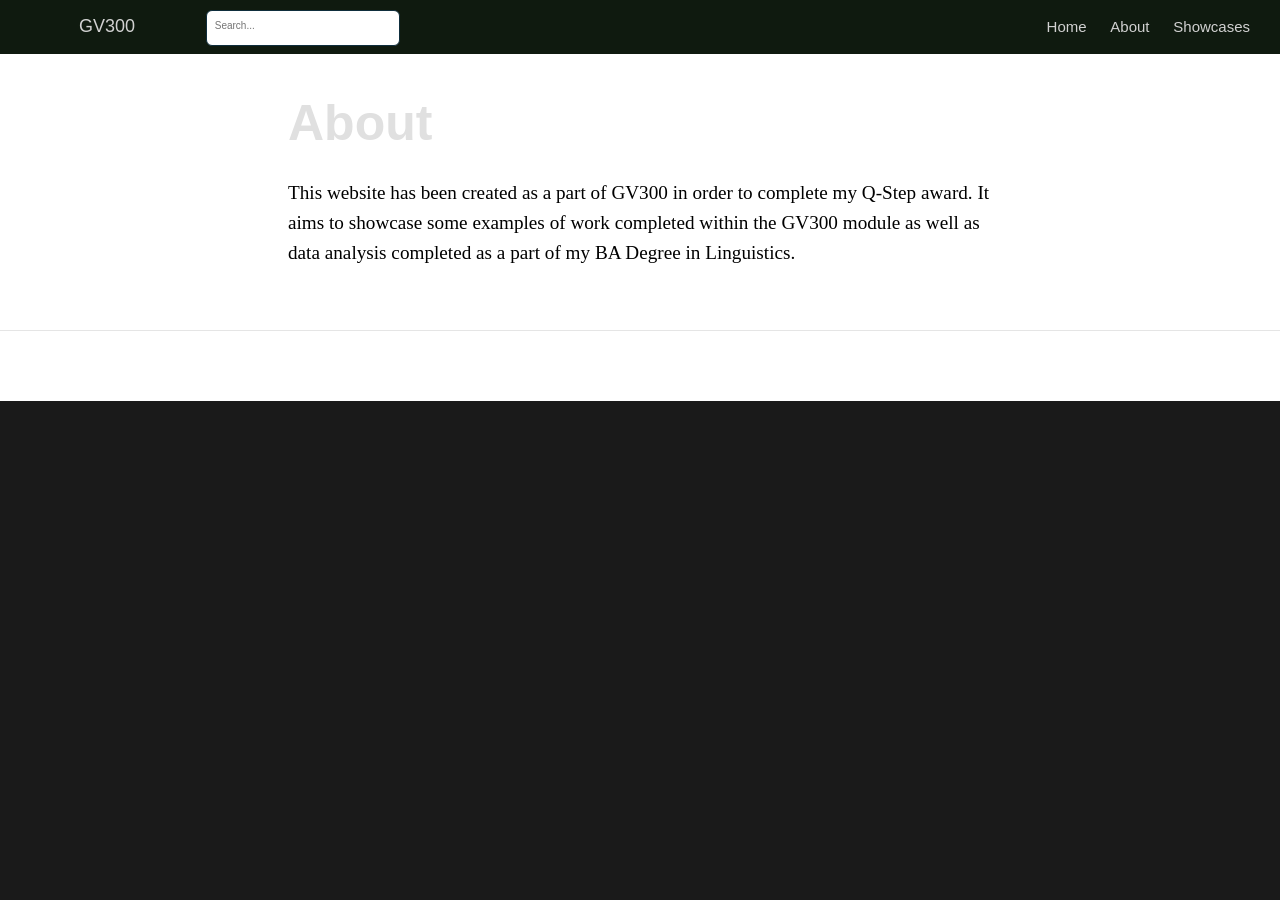
<file: docs/about.html>
<!DOCTYPE html>

<html xmlns="http://www.w3.org/1999/xhtml" lang="" xml:lang="">

<head>
  <meta charset="utf-8"/>
  <meta name="viewport" content="width=device-width, initial-scale=1"/>
  <meta http-equiv="X-UA-Compatible" content="IE=Edge,chrome=1"/>
  <meta name="generator" content="distill" />

  <style type="text/css">
  /* Hide doc at startup (prevent jankiness while JS renders/transforms) */
  body {
    visibility: hidden;
  }
  </style>

 <!--radix_placeholder_import_source-->
 <!--/radix_placeholder_import_source-->

<style type="text/css">code{white-space: pre;}</style>
<style type="text/css" data-origin="pandoc">
html { -webkit-text-size-adjust: 100%; }
pre > code.sourceCode { white-space: pre; position: relative; }
pre > code.sourceCode > span { display: inline-block; line-height: 1.25; }
pre > code.sourceCode > span:empty { height: 1.2em; }
.sourceCode { overflow: visible; }
code.sourceCode > span { color: inherit; text-decoration: inherit; }
div.sourceCode { margin: 1em 0; }
pre.sourceCode { margin: 0; }
@media screen {
div.sourceCode { overflow: auto; }
}
@media print {
pre > code.sourceCode { white-space: pre-wrap; }
pre > code.sourceCode > span { text-indent: -5em; padding-left: 5em; }
}
pre.numberSource code
  { counter-reset: source-line 0; }
pre.numberSource code > span
  { position: relative; left: -4em; counter-increment: source-line; }
pre.numberSource code > span > a:first-child::before
  { content: counter(source-line);
    position: relative; left: -1em; text-align: right; vertical-align: baseline;
    border: none; display: inline-block;
    -webkit-touch-callout: none; -webkit-user-select: none;
    -khtml-user-select: none; -moz-user-select: none;
    -ms-user-select: none; user-select: none;
    padding: 0 4px; width: 4em;
    color: #aaaaaa;
  }
pre.numberSource { margin-left: 3em; border-left: 1px solid #aaaaaa;  padding-left: 4px; }
div.sourceCode
  { color: #00769e; background-color: #f1f3f5; }
@media screen {
pre > code.sourceCode > span > a:first-child::before { text-decoration: underline; }
}
code span { color: #00769e; } /* Normal */
code span.al { color: #ad0000; } /* Alert */
code span.an { color: #5e5e5e; } /* Annotation */
code span.at { color: #657422; } /* Attribute */
code span.bn { color: #ad0000; } /* BaseN */
code span.bu { } /* BuiltIn */
code span.cf { color: #00769e; } /* ControlFlow */
code span.ch { color: #20794d; } /* Char */
code span.cn { color: #8f5902; } /* Constant */
code span.co { color: #5e5e5e; } /* Comment */
code span.cv { color: #5e5e5e; font-style: italic; } /* CommentVar */
code span.do { color: #5e5e5e; font-style: italic; } /* Documentation */
code span.dt { color: #ad0000; } /* DataType */
code span.dv { color: #ad0000; } /* DecVal */
code span.er { color: #ad0000; } /* Error */
code span.ex { } /* Extension */
code span.fl { color: #ad0000; } /* Float */
code span.fu { color: #4758ab; } /* Function */
code span.im { } /* Import */
code span.in { color: #5e5e5e; } /* Information */
code span.kw { color: #00769e; } /* Keyword */
code span.op { color: #5e5e5e; } /* Operator */
code span.ot { color: #00769e; } /* Other */
code span.pp { color: #ad0000; } /* Preprocessor */
code span.sc { color: #5e5e5e; } /* SpecialChar */
code span.ss { color: #20794d; } /* SpecialString */
code span.st { color: #20794d; } /* String */
code span.va { color: #111111; } /* Variable */
code span.vs { color: #20794d; } /* VerbatimString */
code span.wa { color: #5e5e5e; font-style: italic; } /* Warning */
</style>


  <!--radix_placeholder_meta_tags-->
  <title>GV300: About</title>

  <meta property="description" itemprop="description" content="This website has been created as a part of GV300 in order to complete my Q-Step award. It aims to showcase some examples of work completed within the GV300 module as well as data analysis completed as a part of my BA Degree in Linguistics."/>



  <!--  https://developers.facebook.com/docs/sharing/webmasters#markup -->
  <meta property="og:title" content="GV300: About"/>
  <meta property="og:type" content="article"/>
  <meta property="og:description" content="This website has been created as a part of GV300 in order to complete my Q-Step award. It aims to showcase some examples of work completed within the GV300 module as well as data analysis completed as a part of my BA Degree in Linguistics."/>
  <meta property="og:locale" content="en_US"/>
  <meta property="og:site_name" content="GV300"/>

  <!--  https://dev.twitter.com/cards/types/summary -->
  <meta property="twitter:card" content="summary"/>
  <meta property="twitter:title" content="GV300: About"/>
  <meta property="twitter:description" content="This website has been created as a part of GV300 in order to complete my Q-Step award. It aims to showcase some examples of work completed within the GV300 module as well as data analysis completed as a part of my BA Degree in Linguistics."/>

  <!--/radix_placeholder_meta_tags-->
  <!--radix_placeholder_rmarkdown_metadata-->

  <script type="text/json" id="radix-rmarkdown-metadata">
  {"type":"list","attributes":{"names":{"type":"character","attributes":{},"value":["title","description"]}},"value":[{"type":"character","attributes":{},"value":["About"]},{"type":"character","attributes":{},"value":["This website has been created as a part of GV300 in order to complete my Q-Step award. It aims to showcase some examples of work completed within the GV300 module as well as data analysis completed as a part of my BA Degree in Linguistics."]}]}
  </script>
  <!--/radix_placeholder_rmarkdown_metadata-->
  <!--radix_placeholder_navigation_in_header-->
  <meta name="distill:offset" content=""/>

  <script type="application/javascript">

    window.headroom_prevent_pin = false;

    window.document.addEventListener("DOMContentLoaded", function (event) {

      // initialize headroom for banner
      var header = $('header').get(0);
      var headerHeight = header.offsetHeight;
      var headroom = new Headroom(header, {
        tolerance: 5,
        onPin : function() {
          if (window.headroom_prevent_pin) {
            window.headroom_prevent_pin = false;
            headroom.unpin();
          }
        }
      });
      headroom.init();
      if(window.location.hash)
        headroom.unpin();
      $(header).addClass('headroom--transition');

      // offset scroll location for banner on hash change
      // (see: https://github.com/WickyNilliams/headroom.js/issues/38)
      window.addEventListener("hashchange", function(event) {
        window.scrollTo(0, window.pageYOffset - (headerHeight + 25));
      });

      // responsive menu
      $('.distill-site-header').each(function(i, val) {
        var topnav = $(this);
        var toggle = topnav.find('.nav-toggle');
        toggle.on('click', function() {
          topnav.toggleClass('responsive');
        });
      });

      // nav dropdowns
      $('.nav-dropbtn').click(function(e) {
        $(this).next('.nav-dropdown-content').toggleClass('nav-dropdown-active');
        $(this).parent().siblings('.nav-dropdown')
           .children('.nav-dropdown-content').removeClass('nav-dropdown-active');
      });
      $("body").click(function(e){
        $('.nav-dropdown-content').removeClass('nav-dropdown-active');
      });
      $(".nav-dropdown").click(function(e){
        e.stopPropagation();
      });
    });
  </script>

  <style type="text/css">

  /* Theme (user-documented overrideables for nav appearance) */

  .distill-site-nav {
    color: rgba(255, 255, 255, 0.8);
    background-color: #0F2E3D;
    font-size: 15px;
    font-weight: 300;
  }

  .distill-site-nav a {
    color: inherit;
    text-decoration: none;
  }

  .distill-site-nav a:hover {
    color: white;
  }

  @media print {
    .distill-site-nav {
      display: none;
    }
  }

  .distill-site-header {

  }

  .distill-site-footer {

  }


  /* Site Header */

  .distill-site-header {
    width: 100%;
    box-sizing: border-box;
    z-index: 3;
  }

  .distill-site-header .nav-left {
    display: inline-block;
    margin-left: 8px;
  }

  @media screen and (max-width: 768px) {
    .distill-site-header .nav-left {
      margin-left: 0;
    }
  }


  .distill-site-header .nav-right {
    float: right;
    margin-right: 8px;
  }

  .distill-site-header a,
  .distill-site-header .title {
    display: inline-block;
    text-align: center;
    padding: 14px 10px 14px 10px;
  }

  .distill-site-header .title {
    font-size: 18px;
    min-width: 150px;
  }

  .distill-site-header .logo {
    padding: 0;
  }

  .distill-site-header .logo img {
    display: none;
    max-height: 20px;
    width: auto;
    margin-bottom: -4px;
  }

  .distill-site-header .nav-image img {
    max-height: 18px;
    width: auto;
    display: inline-block;
    margin-bottom: -3px;
  }



  @media screen and (min-width: 1000px) {
    .distill-site-header .logo img {
      display: inline-block;
    }
    .distill-site-header .nav-left {
      margin-left: 20px;
    }
    .distill-site-header .nav-right {
      margin-right: 20px;
    }
    .distill-site-header .title {
      padding-left: 12px;
    }
  }


  .distill-site-header .nav-toggle {
    display: none;
  }

  .nav-dropdown {
    display: inline-block;
    position: relative;
  }

  .nav-dropdown .nav-dropbtn {
    border: none;
    outline: none;
    color: rgba(255, 255, 255, 0.8);
    padding: 16px 10px;
    background-color: transparent;
    font-family: inherit;
    font-size: inherit;
    font-weight: inherit;
    margin: 0;
    margin-top: 1px;
    z-index: 2;
  }

  .nav-dropdown-content {
    display: none;
    position: absolute;
    background-color: white;
    min-width: 200px;
    border: 1px solid rgba(0,0,0,0.15);
    border-radius: 4px;
    box-shadow: 0px 8px 16px 0px rgba(0,0,0,0.1);
    z-index: 1;
    margin-top: 2px;
    white-space: nowrap;
    padding-top: 4px;
    padding-bottom: 4px;
  }

  .nav-dropdown-content hr {
    margin-top: 4px;
    margin-bottom: 4px;
    border: none;
    border-bottom: 1px solid rgba(0, 0, 0, 0.1);
  }

  .nav-dropdown-active {
    display: block;
  }

  .nav-dropdown-content a, .nav-dropdown-content .nav-dropdown-header {
    color: black;
    padding: 6px 24px;
    text-decoration: none;
    display: block;
    text-align: left;
  }

  .nav-dropdown-content .nav-dropdown-header {
    display: block;
    padding: 5px 24px;
    padding-bottom: 0;
    text-transform: uppercase;
    font-size: 14px;
    color: #999999;
    white-space: nowrap;
  }

  .nav-dropdown:hover .nav-dropbtn {
    color: white;
  }

  .nav-dropdown-content a:hover {
    background-color: #ddd;
    color: black;
  }

  .nav-right .nav-dropdown-content {
    margin-left: -45%;
    right: 0;
  }

  @media screen and (max-width: 768px) {
    .distill-site-header a, .distill-site-header .nav-dropdown  {display: none;}
    .distill-site-header a.nav-toggle {
      float: right;
      display: block;
    }
    .distill-site-header .title {
      margin-left: 0;
    }
    .distill-site-header .nav-right {
      margin-right: 0;
    }
    .distill-site-header {
      overflow: hidden;
    }
    .nav-right .nav-dropdown-content {
      margin-left: 0;
    }
  }


  @media screen and (max-width: 768px) {
    .distill-site-header.responsive {position: relative; min-height: 500px; }
    .distill-site-header.responsive a.nav-toggle {
      position: absolute;
      right: 0;
      top: 0;
    }
    .distill-site-header.responsive a,
    .distill-site-header.responsive .nav-dropdown {
      display: block;
      text-align: left;
    }
    .distill-site-header.responsive .nav-left,
    .distill-site-header.responsive .nav-right {
      width: 100%;
    }
    .distill-site-header.responsive .nav-dropdown {float: none;}
    .distill-site-header.responsive .nav-dropdown-content {position: relative;}
    .distill-site-header.responsive .nav-dropdown .nav-dropbtn {
      display: block;
      width: 100%;
      text-align: left;
    }
  }

  /* Site Footer */

  .distill-site-footer {
    width: 100%;
    overflow: hidden;
    box-sizing: border-box;
    z-index: 3;
    margin-top: 30px;
    padding-top: 30px;
    padding-bottom: 30px;
    text-align: center;
  }

  /* Headroom */

  d-title {
    padding-top: 6rem;
  }

  @media print {
    d-title {
      padding-top: 4rem;
    }
  }

  .headroom {
    z-index: 1000;
    position: fixed;
    top: 0;
    left: 0;
    right: 0;
  }

  .headroom--transition {
    transition: all .4s ease-in-out;
  }

  .headroom--unpinned {
    top: -100px;
  }

  .headroom--pinned {
    top: 0;
  }

  /* adjust viewport for navbar height */
  /* helps vertically center bootstrap (non-distill) content */
  .min-vh-100 {
    min-height: calc(100vh - 100px) !important;
  }

  </style>

  <script src="site_libs/jquery-3.6.0/jquery-3.6.0.min.js"></script>
  <link href="site_libs/font-awesome-6.5.2/css/all.min.css" rel="stylesheet"/>
  <link href="site_libs/font-awesome-6.5.2/css/v4-shims.min.css" rel="stylesheet"/>
  <script src="site_libs/headroom-0.9.4/headroom.min.js"></script>
  <script src="site_libs/autocomplete-0.37.1/autocomplete.min.js"></script>
  <script src="site_libs/fuse-6.4.1/fuse.min.js"></script>

  <script type="application/javascript">

  function getMeta(metaName) {
    var metas = document.getElementsByTagName('meta');
    for (let i = 0; i < metas.length; i++) {
      if (metas[i].getAttribute('name') === metaName) {
        return metas[i].getAttribute('content');
      }
    }
    return '';
  }

  function offsetURL(url) {
    var offset = getMeta('distill:offset');
    return offset ? offset + '/' + url : url;
  }

  function createFuseIndex() {

    // create fuse index
    var options = {
      keys: [
        { name: 'title', weight: 20 },
        { name: 'categories', weight: 15 },
        { name: 'description', weight: 10 },
        { name: 'contents', weight: 5 },
      ],
      ignoreLocation: true,
      threshold: 0
    };
    var fuse = new window.Fuse([], options);

    // fetch the main search.json
    return fetch(offsetURL('search.json'))
      .then(function(response) {
        if (response.status == 200) {
          return response.json().then(function(json) {
            // index main articles
            json.articles.forEach(function(article) {
              fuse.add(article);
            });
            // download collections and index their articles
            return Promise.all(json.collections.map(function(collection) {
              return fetch(offsetURL(collection)).then(function(response) {
                if (response.status === 200) {
                  return response.json().then(function(articles) {
                    articles.forEach(function(article) {
                      fuse.add(article);
                    });
                  })
                } else {
                  return Promise.reject(
                    new Error('Unexpected status from search index request: ' +
                              response.status)
                  );
                }
              });
            })).then(function() {
              return fuse;
            });
          });

        } else {
          return Promise.reject(
            new Error('Unexpected status from search index request: ' +
                        response.status)
          );
        }
      });
  }

  window.document.addEventListener("DOMContentLoaded", function (event) {

    // get search element (bail if we don't have one)
    var searchEl = window.document.getElementById('distill-search');
    if (!searchEl)
      return;

    createFuseIndex()
      .then(function(fuse) {

        // make search box visible
        searchEl.classList.remove('hidden');

        // initialize autocomplete
        var options = {
          autoselect: true,
          hint: false,
          minLength: 2,
        };
        window.autocomplete(searchEl, options, [{
          source: function(query, callback) {
            const searchOptions = {
              isCaseSensitive: false,
              shouldSort: true,
              minMatchCharLength: 2,
              limit: 10,
            };
            var results = fuse.search(query, searchOptions);
            callback(results
              .map(function(result) { return result.item; })
            );
          },
          templates: {
            suggestion: function(suggestion) {
              var img = suggestion.preview && Object.keys(suggestion.preview).length > 0
                ? `<img src="${offsetURL(suggestion.preview)}"</img>`
                : '';
              var html = `
                <div class="search-item">
                  <h3>${suggestion.title}</h3>
                  <div class="search-item-description">
                    ${suggestion.description || ''}
                  </div>
                  <div class="search-item-preview">
                    ${img}
                  </div>
                </div>
              `;
              return html;
            }
          }
        }]).on('autocomplete:selected', function(event, suggestion) {
          window.location.href = offsetURL(suggestion.path);
        });
        // remove inline display style on autocompleter (we want to
        // manage responsive display via css)
        $('.algolia-autocomplete').css("display", "");
      })
      .catch(function(error) {
        console.log(error);
      });

  });

  </script>

  <style type="text/css">

  .nav-search {
    font-size: x-small;
  }

  /* Algolioa Autocomplete */

  .algolia-autocomplete {
    display: inline-block;
    margin-left: 10px;
    vertical-align: sub;
    background-color: white;
    color: black;
    padding: 6px;
    padding-top: 8px;
    padding-bottom: 0;
    border-radius: 6px;
    border: 1px #0F2E3D solid;
    width: 180px;
  }


  @media screen and (max-width: 768px) {
    .distill-site-nav .algolia-autocomplete {
      display: none;
      visibility: hidden;
    }
    .distill-site-nav.responsive .algolia-autocomplete {
      display: inline-block;
      visibility: visible;
    }
    .distill-site-nav.responsive .algolia-autocomplete .aa-dropdown-menu {
      margin-left: 0;
      width: 400px;
      max-height: 400px;
    }
  }

  .algolia-autocomplete .aa-input, .algolia-autocomplete .aa-hint {
    width: 90%;
    outline: none;
    border: none;
  }

  .algolia-autocomplete .aa-hint {
    color: #999;
  }
  .algolia-autocomplete .aa-dropdown-menu {
    width: 550px;
    max-height: 70vh;
    overflow-x: visible;
    overflow-y: scroll;
    padding: 5px;
    margin-top: 3px;
    margin-left: -150px;
    background-color: #fff;
    border-radius: 5px;
    border: 1px solid #999;
    border-top: none;
  }

  .algolia-autocomplete .aa-dropdown-menu .aa-suggestion {
    cursor: pointer;
    padding: 5px 4px;
    border-bottom: 1px solid #eee;
  }

  .algolia-autocomplete .aa-dropdown-menu .aa-suggestion:last-of-type {
    border-bottom: none;
    margin-bottom: 2px;
  }

  .algolia-autocomplete .aa-dropdown-menu .aa-suggestion .search-item {
    overflow: hidden;
    font-size: 0.8em;
    line-height: 1.4em;
  }

  .algolia-autocomplete .aa-dropdown-menu .aa-suggestion .search-item h3 {
    font-size: 1rem;
    margin-block-start: 0;
    margin-block-end: 5px;
  }

  .algolia-autocomplete .aa-dropdown-menu .aa-suggestion .search-item-description {
    display: inline-block;
    overflow: hidden;
    height: 2.8em;
    width: 80%;
    margin-right: 4%;
  }

  .algolia-autocomplete .aa-dropdown-menu .aa-suggestion .search-item-preview {
    display: inline-block;
    width: 15%;
  }

  .algolia-autocomplete .aa-dropdown-menu .aa-suggestion .search-item-preview img {
    height: 3em;
    width: auto;
    display: none;
  }

  .algolia-autocomplete .aa-dropdown-menu .aa-suggestion .search-item-preview img[src] {
    display: initial;
  }

  .algolia-autocomplete .aa-dropdown-menu .aa-suggestion.aa-cursor {
    background-color: #eee;
  }
  .algolia-autocomplete .aa-dropdown-menu .aa-suggestion em {
    font-weight: bold;
    font-style: normal;
  }

  </style>


  <!--/radix_placeholder_navigation_in_header-->
  <!--radix_placeholder_distill-->

  <style type="text/css">

  body {
    background-color: white;
  }

  .pandoc-table {
    width: 100%;
  }

  .pandoc-table>caption {
    margin-bottom: 10px;
  }

  .pandoc-table th:not([align]) {
    text-align: left;
  }

  .pagedtable-footer {
    font-size: 15px;
  }

  d-byline .byline {
    grid-template-columns: 2fr 2fr;
  }

  d-byline .byline h3 {
    margin-block-start: 1.5em;
  }

  d-byline .byline .authors-affiliations h3 {
    margin-block-start: 0.5em;
  }

  .authors-affiliations .orcid-id {
    width: 16px;
    height:16px;
    margin-left: 4px;
    margin-right: 4px;
    vertical-align: middle;
    padding-bottom: 2px;
  }

  d-title .dt-tags {
    margin-top: 1em;
    grid-column: text;
  }

  .dt-tags .dt-tag {
    text-decoration: none;
    display: inline-block;
    color: rgba(0,0,0,0.6);
    padding: 0em 0.4em;
    margin-right: 0.5em;
    margin-bottom: 0.4em;
    font-size: 70%;
    border: 1px solid rgba(0,0,0,0.2);
    border-radius: 3px;
    text-transform: uppercase;
    font-weight: 500;
  }

  d-article table.gt_table td,
  d-article table.gt_table th {
    border-bottom: none;
    font-size: 100%;
  }

  .html-widget {
    margin-bottom: 2.0em;
  }

  .l-screen-inset {
    padding-right: 16px;
  }

  .l-screen .caption {
    margin-left: 10px;
  }

  .shaded {
    background: rgb(247, 247, 247);
    padding-top: 20px;
    padding-bottom: 20px;
    border-top: 1px solid rgba(0, 0, 0, 0.1);
    border-bottom: 1px solid rgba(0, 0, 0, 0.1);
  }

  .shaded .html-widget {
    margin-bottom: 0;
    border: 1px solid rgba(0, 0, 0, 0.1);
  }

  .shaded .shaded-content {
    background: white;
  }

  .text-output {
    margin-top: 0;
    line-height: 1.5em;
  }

  .hidden {
    display: none !important;
  }

  hr.section-separator {
    border: none;
    border-top: 1px solid rgba(0, 0, 0, 0.1);
    margin: 0px;
  }


  d-byline {
    border-top: none;
  }

  d-article {
    padding-top: 2.5rem;
    padding-bottom: 30px;
    border-top: none;
  }

  d-appendix {
    padding-top: 30px;
  }

  d-article>p>img {
    width: 100%;
  }

  d-article h2 {
    margin: 1rem 0 1.5rem 0;
  }

  d-article h3 {
    margin-top: 1.5rem;
  }

  d-article iframe {
    border: 1px solid rgba(0, 0, 0, 0.1);
    margin-bottom: 2.0em;
    width: 100%;
  }

  /* Tweak code blocks */

  d-article div.sourceCode code,
  d-article pre code {
    font-family: Consolas, Monaco, 'Andale Mono', 'Ubuntu Mono', monospace;
  }

  d-article pre,
  d-article div.sourceCode,
  d-article div.sourceCode pre {
    overflow: auto;
  }

  d-article div.sourceCode {
    background-color: white;
  }

  d-article div.sourceCode pre {
    padding-left: 10px;
    font-size: 12px;
    border-left: 2px solid rgba(0,0,0,0.1);
  }

  d-article pre {
    font-size: 12px;
    color: black;
    background: none;
    margin-top: 0;
    text-align: left;
    white-space: pre;
    word-spacing: normal;
    word-break: normal;
    word-wrap: normal;
    line-height: 1.5;

    -moz-tab-size: 4;
    -o-tab-size: 4;
    tab-size: 4;

    -webkit-hyphens: none;
    -moz-hyphens: none;
    -ms-hyphens: none;
    hyphens: none;
  }

  d-article pre a {
    border-bottom: none;
  }

  d-article pre a:hover {
    border-bottom: none;
    text-decoration: underline;
  }

  d-article details {
    grid-column: text;
    margin-bottom: 0.8em;
  }

  @media(min-width: 768px) {

  d-article pre,
  d-article div.sourceCode,
  d-article div.sourceCode pre {
    overflow: visible !important;
  }

  d-article div.sourceCode pre {
    padding-left: 18px;
    font-size: 14px;
  }

  /* tweak for Pandoc numbered line within distill */
  d-article pre.numberSource code > span {
      left: -2em;
  }

  d-article pre {
    font-size: 14px;
  }

  }

  figure img.external {
    background: white;
    border: 1px solid rgba(0, 0, 0, 0.1);
    box-shadow: 0 1px 8px rgba(0, 0, 0, 0.1);
    padding: 18px;
    box-sizing: border-box;
  }

  /* CSS for d-contents */

  .d-contents {
    grid-column: text;
    color: rgba(0,0,0,0.8);
    font-size: 0.9em;
    padding-bottom: 1em;
    margin-bottom: 1em;
    padding-bottom: 0.5em;
    margin-bottom: 1em;
    padding-left: 0.25em;
    justify-self: start;
  }

  @media(min-width: 1000px) {
    .d-contents.d-contents-float {
      height: 0;
      grid-column-start: 1;
      grid-column-end: 4;
      justify-self: center;
      padding-right: 3em;
      padding-left: 2em;
    }
  }

  .d-contents nav h3 {
    font-size: 18px;
    margin-top: 0;
    margin-bottom: 1em;
  }

  .d-contents li {
    list-style-type: none
  }

  .d-contents nav > ul {
    padding-left: 0;
  }

  .d-contents ul {
    padding-left: 1em
  }

  .d-contents nav ul li {
    margin-top: 0.6em;
    margin-bottom: 0.2em;
  }

  .d-contents nav a {
    font-size: 13px;
    border-bottom: none;
    text-decoration: none
    color: rgba(0, 0, 0, 0.8);
  }

  .d-contents nav a:hover {
    text-decoration: underline solid rgba(0, 0, 0, 0.6)
  }

  .d-contents nav > ul > li > a {
    font-weight: 600;
  }

  .d-contents nav > ul > li > ul {
    font-weight: inherit;
  }

  .d-contents nav > ul > li > ul > li {
    margin-top: 0.2em;
  }


  .d-contents nav ul {
    margin-top: 0;
    margin-bottom: 0.25em;
  }

  .d-article-with-toc h2:nth-child(2) {
    margin-top: 0;
  }


  /* Figure */

  .figure {
    position: relative;
    margin-bottom: 2.5em;
    margin-top: 1.5em;
  }

  .figure .caption {
    color: rgba(0, 0, 0, 0.6);
    font-size: 12px;
    line-height: 1.5em;
  }

  .figure img.external {
    background: white;
    border: 1px solid rgba(0, 0, 0, 0.1);
    box-shadow: 0 1px 8px rgba(0, 0, 0, 0.1);
    padding: 18px;
    box-sizing: border-box;
  }

  .figure .caption a {
    color: rgba(0, 0, 0, 0.6);
  }

  .figure .caption b,
  .figure .caption strong, {
    font-weight: 600;
    color: rgba(0, 0, 0, 1.0);
  }

  /* Citations */

  d-article .citation {
    color: inherit;
    cursor: inherit;
  }

  div.hanging-indent{
    margin-left: 1em; text-indent: -1em;
  }

  /* Citation hover box */

  .tippy-box[data-theme~=light-border] {
    background-color: rgba(250, 250, 250, 0.95);
  }

  .tippy-content > p {
    margin-bottom: 0;
    padding: 2px;
  }


  /* Tweak 1000px media break to show more text */

  @media(min-width: 1000px) {
    .base-grid,
    distill-header,
    d-title,
    d-abstract,
    d-article,
    d-appendix,
    distill-appendix,
    d-byline,
    d-footnote-list,
    d-citation-list,
    distill-footer {
      grid-template-columns: [screen-start] 1fr [page-start kicker-start] 80px [middle-start] 50px [text-start kicker-end] 65px 65px 65px 65px 65px 65px 65px 65px [text-end gutter-start] 65px [middle-end] 65px [page-end gutter-end] 1fr [screen-end];
      grid-column-gap: 16px;
    }

    .grid {
      grid-column-gap: 16px;
    }

    d-article {
      font-size: 1.06rem;
      line-height: 1.7em;
    }
    figure .caption, .figure .caption, figure figcaption {
      font-size: 13px;
    }
  }

  @media(min-width: 1180px) {
    .base-grid,
    distill-header,
    d-title,
    d-abstract,
    d-article,
    d-appendix,
    distill-appendix,
    d-byline,
    d-footnote-list,
    d-citation-list,
    distill-footer {
      grid-template-columns: [screen-start] 1fr [page-start kicker-start] 60px [middle-start] 60px [text-start kicker-end] 60px 60px 60px 60px 60px 60px 60px 60px [text-end gutter-start] 60px [middle-end] 60px [page-end gutter-end] 1fr [screen-end];
      grid-column-gap: 32px;
    }

    .grid {
      grid-column-gap: 32px;
    }
  }


  /* Get the citation styles for the appendix (not auto-injected on render since
     we do our own rendering of the citation appendix) */

  d-appendix .citation-appendix,
  .d-appendix .citation-appendix {
    font-size: 11px;
    line-height: 15px;
    border-left: 1px solid rgba(0, 0, 0, 0.1);
    padding-left: 18px;
    border: 1px solid rgba(0,0,0,0.1);
    background: rgba(0, 0, 0, 0.02);
    padding: 10px 18px;
    border-radius: 3px;
    color: rgba(150, 150, 150, 1);
    overflow: hidden;
    margin-top: -12px;
    white-space: pre-wrap;
    word-wrap: break-word;
  }

  /* Include appendix styles here so they can be overridden */

  d-appendix {
    contain: layout style;
    font-size: 0.8em;
    line-height: 1.7em;
    margin-top: 60px;
    margin-bottom: 0;
    border-top: 1px solid rgba(0, 0, 0, 0.1);
    color: rgba(0,0,0,0.5);
    padding-top: 60px;
    padding-bottom: 48px;
  }

  d-appendix h3 {
    grid-column: page-start / text-start;
    font-size: 15px;
    font-weight: 500;
    margin-top: 1em;
    margin-bottom: 0;
    color: rgba(0,0,0,0.65);
  }

  d-appendix h3 + * {
    margin-top: 1em;
  }

  d-appendix ol {
    padding: 0 0 0 15px;
  }

  @media (min-width: 768px) {
    d-appendix ol {
      padding: 0 0 0 30px;
      margin-left: -30px;
    }
  }

  d-appendix li {
    margin-bottom: 1em;
  }

  d-appendix a {
    color: rgba(0, 0, 0, 0.6);
  }

  d-appendix > * {
    grid-column: text;
  }

  d-appendix > d-footnote-list,
  d-appendix > d-citation-list,
  d-appendix > distill-appendix {
    grid-column: screen;
  }

  /* Include footnote styles here so they can be overridden */

  d-footnote-list {
    contain: layout style;
  }

  d-footnote-list > * {
    grid-column: text;
  }

  d-footnote-list a.footnote-backlink {
    color: rgba(0,0,0,0.3);
    padding-left: 0.5em;
  }



  /* Anchor.js */

  .anchorjs-link {
    /*transition: all .25s linear; */
    text-decoration: none;
    border-bottom: none;
  }
  *:hover > .anchorjs-link {
    margin-left: -1.125em !important;
    text-decoration: none;
    border-bottom: none;
  }

  /* Social footer */

  .social_footer {
    margin-top: 30px;
    margin-bottom: 0;
    color: rgba(0,0,0,0.67);
  }

  .disqus-comments {
    margin-right: 30px;
  }

  .disqus-comment-count {
    border-bottom: 1px solid rgba(0, 0, 0, 0.4);
    cursor: pointer;
  }

  #disqus_thread {
    margin-top: 30px;
  }

  .article-sharing a {
    border-bottom: none;
    margin-right: 8px;
  }

  .article-sharing a:hover {
    border-bottom: none;
  }

  .sidebar-section.subscribe {
    font-size: 12px;
    line-height: 1.6em;
  }

  .subscribe p {
    margin-bottom: 0.5em;
  }


  .article-footer .subscribe {
    font-size: 15px;
    margin-top: 45px;
  }


  .sidebar-section.custom {
    font-size: 12px;
    line-height: 1.6em;
  }

  .custom p {
    margin-bottom: 0.5em;
  }

  /* Styles for listing layout (hide title) */
  .layout-listing d-title, .layout-listing .d-title {
    display: none;
  }

  /* Styles for posts lists (not auto-injected) */


  .posts-with-sidebar {
    padding-left: 45px;
    padding-right: 45px;
  }

  .posts-list .description h2,
  .posts-list .description p {
    font-family: -apple-system, BlinkMacSystemFont, "Segoe UI", Roboto, Oxygen, Ubuntu, Cantarell, "Fira Sans", "Droid Sans", "Helvetica Neue", Arial, sans-serif;
  }

  .posts-list .description h2 {
    font-weight: 700;
    border-bottom: none;
    padding-bottom: 0;
  }

  .posts-list h2.post-tag {
    border-bottom: 1px solid rgba(0, 0, 0, 0.2);
    padding-bottom: 12px;
  }
  .posts-list {
    margin-top: 60px;
    margin-bottom: 24px;
  }

  .posts-list .post-preview {
    text-decoration: none;
    overflow: hidden;
    display: block;
    border-bottom: 1px solid rgba(0, 0, 0, 0.1);
    padding: 24px 0;
  }

  .post-preview-last {
    border-bottom: none !important;
  }

  .posts-list .posts-list-caption {
    grid-column: screen;
    font-weight: 400;
  }

  .posts-list .post-preview h2 {
    margin: 0 0 6px 0;
    line-height: 1.2em;
    font-style: normal;
    font-size: 24px;
  }

  .posts-list .post-preview p {
    margin: 0 0 12px 0;
    line-height: 1.4em;
    font-size: 16px;
  }

  .posts-list .post-preview .thumbnail {
    box-sizing: border-box;
    margin-bottom: 24px;
    position: relative;
    max-width: 500px;
  }
  .posts-list .post-preview img {
    width: 100%;
    display: block;
  }

  .posts-list .metadata {
    font-size: 12px;
    line-height: 1.4em;
    margin-bottom: 18px;
  }

  .posts-list .metadata > * {
    display: inline-block;
  }

  .posts-list .metadata .publishedDate {
    margin-right: 2em;
  }

  .posts-list .metadata .dt-authors {
    display: block;
    margin-top: 0.3em;
    margin-right: 2em;
  }

  .posts-list .dt-tags {
    display: block;
    line-height: 1em;
  }

  .posts-list .dt-tags .dt-tag {
    display: inline-block;
    color: rgba(0,0,0,0.6);
    padding: 0.3em 0.4em;
    margin-right: 0.2em;
    margin-bottom: 0.4em;
    font-size: 60%;
    border: 1px solid rgba(0,0,0,0.2);
    border-radius: 3px;
    text-transform: uppercase;
    font-weight: 500;
  }

  .posts-list img {
    opacity: 1;
  }

  .posts-list img[data-src] {
    opacity: 0;
  }

  .posts-more {
    clear: both;
  }


  .posts-sidebar {
    font-size: 16px;
  }

  .posts-sidebar h3 {
    font-size: 16px;
    margin-top: 0;
    margin-bottom: 0.5em;
    font-weight: 400;
    text-transform: uppercase;
  }

  .sidebar-section {
    margin-bottom: 30px;
  }

  .categories ul {
    list-style-type: none;
    margin: 0;
    padding: 0;
  }

  .categories li {
    color: rgba(0, 0, 0, 0.8);
    margin-bottom: 0;
  }

  .categories li>a {
    border-bottom: none;
  }

  .categories li>a:hover {
    border-bottom: 1px solid rgba(0, 0, 0, 0.4);
  }

  .categories .active {
    font-weight: 600;
  }

  .categories .category-count {
    color: rgba(0, 0, 0, 0.4);
  }


  @media(min-width: 768px) {
    .posts-list .post-preview h2 {
      font-size: 26px;
    }
    .posts-list .post-preview .thumbnail {
      float: right;
      width: 30%;
      margin-bottom: 0;
    }
    .posts-list .post-preview .description {
      float: left;
      width: 45%;
    }
    .posts-list .post-preview .metadata {
      float: left;
      width: 20%;
      margin-top: 8px;
    }
    .posts-list .post-preview p {
      margin: 0 0 12px 0;
      line-height: 1.5em;
      font-size: 16px;
    }
    .posts-with-sidebar .posts-list {
      float: left;
      width: 75%;
    }
    .posts-with-sidebar .posts-sidebar {
      float: right;
      width: 20%;
      margin-top: 60px;
      padding-top: 24px;
      padding-bottom: 24px;
    }
  }


  /* Improve display for browsers without grid (IE/Edge <= 15) */

  .downlevel {
    line-height: 1.6em;
    font-family: -apple-system, BlinkMacSystemFont, "Segoe UI", Roboto, Oxygen, Ubuntu, Cantarell, "Fira Sans", "Droid Sans", "Helvetica Neue", Arial, sans-serif;
    margin: 0;
  }

  .downlevel .d-title {
    padding-top: 6rem;
    padding-bottom: 1.5rem;
  }

  .downlevel .d-title h1 {
    font-size: 50px;
    font-weight: 700;
    line-height: 1.1em;
    margin: 0 0 0.5rem;
  }

  .downlevel .d-title p {
    font-weight: 300;
    font-size: 1.2rem;
    line-height: 1.55em;
    margin-top: 0;
  }

  .downlevel .d-byline {
    padding-top: 0.8em;
    padding-bottom: 0.8em;
    font-size: 0.8rem;
    line-height: 1.8em;
  }

  .downlevel .section-separator {
    border: none;
    border-top: 1px solid rgba(0, 0, 0, 0.1);
  }

  .downlevel .d-article {
    font-size: 1.06rem;
    line-height: 1.7em;
    padding-top: 1rem;
    padding-bottom: 2rem;
  }


  .downlevel .d-appendix {
    padding-left: 0;
    padding-right: 0;
    max-width: none;
    font-size: 0.8em;
    line-height: 1.7em;
    margin-bottom: 0;
    color: rgba(0,0,0,0.5);
    padding-top: 40px;
    padding-bottom: 48px;
  }

  .downlevel .footnotes ol {
    padding-left: 13px;
  }

  .downlevel .base-grid,
  .downlevel .distill-header,
  .downlevel .d-title,
  .downlevel .d-abstract,
  .downlevel .d-article,
  .downlevel .d-appendix,
  .downlevel .distill-appendix,
  .downlevel .d-byline,
  .downlevel .d-footnote-list,
  .downlevel .d-citation-list,
  .downlevel .distill-footer,
  .downlevel .appendix-bottom,
  .downlevel .posts-container {
    padding-left: 40px;
    padding-right: 40px;
  }

  @media(min-width: 768px) {
    .downlevel .base-grid,
    .downlevel .distill-header,
    .downlevel .d-title,
    .downlevel .d-abstract,
    .downlevel .d-article,
    .downlevel .d-appendix,
    .downlevel .distill-appendix,
    .downlevel .d-byline,
    .downlevel .d-footnote-list,
    .downlevel .d-citation-list,
    .downlevel .distill-footer,
    .downlevel .appendix-bottom,
    .downlevel .posts-container {
    padding-left: 150px;
    padding-right: 150px;
    max-width: 900px;
  }
  }

  .downlevel pre code {
    display: block;
    border-left: 2px solid rgba(0, 0, 0, .1);
    padding: 0 0 0 20px;
    font-size: 14px;
  }

  .downlevel code, .downlevel pre {
    color: black;
    background: none;
    font-family: Consolas, Monaco, 'Andale Mono', 'Ubuntu Mono', monospace;
    text-align: left;
    white-space: pre;
    word-spacing: normal;
    word-break: normal;
    word-wrap: normal;
    line-height: 1.5;

    -moz-tab-size: 4;
    -o-tab-size: 4;
    tab-size: 4;

    -webkit-hyphens: none;
    -moz-hyphens: none;
    -ms-hyphens: none;
    hyphens: none;
  }

  .downlevel .posts-list .post-preview {
    color: inherit;
  }



  </style>

  <script type="application/javascript">

  function is_downlevel_browser() {
    if (bowser.isUnsupportedBrowser({ msie: "12", msedge: "16"},
                                   window.navigator.userAgent)) {
      return true;
    } else {
      return window.load_distill_framework === undefined;
    }
  }

  // show body when load is complete
  function on_load_complete() {

    // add anchors
    if (window.anchors) {
      window.anchors.options.placement = 'left';
      window.anchors.add('d-article > h2, d-article > h3, d-article > h4, d-article > h5');
    }


    // set body to visible
    document.body.style.visibility = 'visible';

    // force redraw for leaflet widgets
    if (window.HTMLWidgets) {
      var maps = window.HTMLWidgets.findAll(".leaflet");
      $.each(maps, function(i, el) {
        var map = this.getMap();
        map.invalidateSize();
        map.eachLayer(function(layer) {
          if (layer instanceof L.TileLayer)
            layer.redraw();
        });
      });
    }

    // trigger 'shown' so htmlwidgets resize
    $('d-article').trigger('shown');
  }

  function init_distill() {

    init_common();

    // create front matter
    var front_matter = $('<d-front-matter></d-front-matter>');
    $('#distill-front-matter').wrap(front_matter);

    // create d-title
    $('.d-title').changeElementType('d-title');

    // separator
    var separator = '<hr class="section-separator" style="clear: both"/>';
    // prepend separator above appendix
    $('.d-byline').before(separator);
    $('.d-article').before(separator);

    // create d-byline
    var byline = $('<d-byline></d-byline>');
    $('.d-byline').replaceWith(byline);

    // create d-article
    var article = $('<d-article></d-article>');
    $('.d-article').wrap(article).children().unwrap();

    // move posts container into article
    $('.posts-container').appendTo($('d-article'));

    // create d-appendix
    $('.d-appendix').changeElementType('d-appendix');

    // flag indicating that we have appendix items
    var appendix = $('.appendix-bottom').children('h3').length > 0;

    // replace footnotes with <d-footnote>
    $('.footnote-ref').each(function(i, val) {
      appendix = true;
      var href = $(this).attr('href');
      var id = href.replace('#', '');
      var fn = $('#' + id);
      var fn_p = $('#' + id + '>p');
      fn_p.find('.footnote-back').remove();
      var text = fn_p.html();
      var dtfn = $('<d-footnote></d-footnote>');
      dtfn.html(text);
      $(this).replaceWith(dtfn);
    });
    // remove footnotes
    $('.footnotes').remove();

    // move refs into #references-listing
    $('#references-listing').replaceWith($('#refs'));

    $('h1.appendix, h2.appendix').each(function(i, val) {
      $(this).changeElementType('h3');
    });
    $('h3.appendix').each(function(i, val) {
      var id = $(this).attr('id');
      $('.d-contents a[href="#' + id + '"]').parent().remove();
      appendix = true;
      $(this).nextUntil($('h1, h2, h3')).addBack().appendTo($('d-appendix'));
    });

    // show d-appendix if we have appendix content
    $("d-appendix").css('display', appendix ? 'grid' : 'none');

    // localize layout chunks to just output
    $('.layout-chunk').each(function(i, val) {

      // capture layout
      var layout = $(this).attr('data-layout');

      // apply layout to markdown level block elements
      var elements = $(this).children().not('details, div.sourceCode, pre, script');
      elements.each(function(i, el) {
        var layout_div = $('<div class="' + layout + '"></div>');
        if (layout_div.hasClass('shaded')) {
          var shaded_content = $('<div class="shaded-content"></div>');
          $(this).wrap(shaded_content);
          $(this).parent().wrap(layout_div);
        } else {
          $(this).wrap(layout_div);
        }
      });


      // unwrap the layout-chunk div
      $(this).children().unwrap();
    });

    // remove code block used to force  highlighting css
    $('.distill-force-highlighting-css').parent().remove();

    // remove empty line numbers inserted by pandoc when using a
    // custom syntax highlighting theme, except when numbering line
    // in code chunk
    $('pre:not(.numberLines) code.sourceCode a:empty').remove();

    // load distill framework
    load_distill_framework();

    // wait for window.distillRunlevel == 4 to do post processing
    function distill_post_process() {

      if (!window.distillRunlevel || window.distillRunlevel < 4)
        return;

      // hide author/affiliations entirely if we have no authors
      var front_matter = JSON.parse($("#distill-front-matter").html());
      var have_authors = front_matter.authors && front_matter.authors.length > 0;
      if (!have_authors)
        $('d-byline').addClass('hidden');

      // article with toc class
      $('.d-contents').parent().addClass('d-article-with-toc');

      // strip links that point to #
      $('.authors-affiliations').find('a[href="#"]').removeAttr('href');

      // add orcid ids
      $('.authors-affiliations').find('.author').each(function(i, el) {
        var orcid_id = front_matter.authors[i].orcidID;
        var author_name = front_matter.authors[i].author
        if (orcid_id) {
          var a = $('<a></a>');
          a.attr('href', 'https://orcid.org/' + orcid_id);
          var img = $('<img></img>');
          img.addClass('orcid-id');
          img.attr('alt', author_name ? 'ORCID ID for ' + author_name : 'ORCID ID');
          img.attr('src','[data-uri]');
          a.append(img);
          $(this).append(a);
        }
      });

      // hide elements of author/affiliations grid that have no value
      function hide_byline_column(caption) {
        $('d-byline').find('h3:contains("' + caption + '")').parent().css('visibility', 'hidden');
      }

      // affiliations
      var have_affiliations = false;
      for (var i = 0; i<front_matter.authors.length; ++i) {
        var author = front_matter.authors[i];
        if (author.affiliation !== "&nbsp;") {
          have_affiliations = true;
          break;
        }
      }
      if (!have_affiliations)
        $('d-byline').find('h3:contains("Affiliations")').css('visibility', 'hidden');

      // published date
      if (!front_matter.publishedDate)
        hide_byline_column("Published");

      // document object identifier
      var doi = $('d-byline').find('h3:contains("DOI")');
      var doi_p = doi.next().empty();
      if (!front_matter.doi) {
        // if we have a citation and valid citationText then link to that
        if ($('#citation').length > 0 && front_matter.citationText) {
          doi.html('Citation');
          $('<a href="#citation"></a>')
            .text(front_matter.citationText)
            .appendTo(doi_p);
        } else {
          hide_byline_column("DOI");
        }
      } else {
        $('<a></a>')
           .attr('href', "https://doi.org/" + front_matter.doi)
           .html(front_matter.doi)
           .appendTo(doi_p);
      }

       // change plural form of authors/affiliations
      if (front_matter.authors.length === 1) {
        var grid = $('.authors-affiliations');
        grid.children('h3:contains("Authors")').text('Author');
        grid.children('h3:contains("Affiliations")').text('Affiliation');
      }

      // remove d-appendix and d-footnote-list local styles
      $('d-appendix > style:first-child').remove();
      $('d-footnote-list > style:first-child').remove();

      // move appendix-bottom entries to the bottom
      $('.appendix-bottom').appendTo('d-appendix').children().unwrap();
      $('.appendix-bottom').remove();

      // hoverable references
      $('span.citation[data-cites]').each(function() {
        const citeChild = $(this).children()[0]
        // Do not process if @xyz has been used without escaping and without bibliography activated
        // https://github.com/rstudio/distill/issues/466
        if (citeChild === undefined) return true

        if (citeChild.nodeName == "D-FOOTNOTE") {
          var fn = citeChild
          $(this).html(fn.shadowRoot.querySelector("sup"))
          $(this).id = fn.id
          fn.remove()
        }
        var refs = $(this).attr('data-cites').split(" ");
        var refHtml = refs.map(function(ref) {
          // Could use CSS.escape too here, we insure backward compatibility in navigator
          return "<p>" + $('div[id="ref-' + ref + '"]').html() + "</p>";
        }).join("\n");
        window.tippy(this, {
          allowHTML: true,
          content: refHtml,
          maxWidth: 500,
          interactive: true,
          interactiveBorder: 10,
          theme: 'light-border',
          placement: 'bottom-start'
        });
      });

      // fix footnotes in tables (#411)
      // replacing broken distill.pub feature
      $('table d-footnote').each(function() {
        // we replace internal showAtNode methode which is triggered when hovering a footnote
        this.hoverBox.showAtNode = function(node) {
          // ported from https://github.com/distillpub/template/pull/105/files
          calcOffset = function(elem) {
              let x = elem.offsetLeft;
              let y = elem.offsetTop;
              // Traverse upwards until an `absolute` element is found or `elem`
              // becomes null.
              while (elem = elem.offsetParent && elem.style.position != 'absolute') {
                  x += elem.offsetLeft;
                  y += elem.offsetTop;
              }

              return { left: x, top: y };
          }
          // https://developer.mozilla.org/en-US/docs/Web/API/HTMLElement/offsetTop
          const bbox = node.getBoundingClientRect();
          const offset = calcOffset(node);
          this.show([offset.left + bbox.width, offset.top + bbox.height]);
        }
      })

      // clear polling timer
      clearInterval(tid);

      // show body now that everything is ready
      on_load_complete();
    }

    var tid = setInterval(distill_post_process, 50);
    distill_post_process();

  }

  function init_downlevel() {

    init_common();

     // insert hr after d-title
    $('.d-title').after($('<hr class="section-separator"/>'));

    // check if we have authors
    var front_matter = JSON.parse($("#distill-front-matter").html());
    var have_authors = front_matter.authors && front_matter.authors.length > 0;

    // manage byline/border
    if (!have_authors)
      $('.d-byline').remove();
    $('.d-byline').after($('<hr class="section-separator"/>'));
    $('.d-byline a').remove();

    // remove toc
    $('.d-contents').remove();

    // move appendix elements
    $('h1.appendix, h2.appendix').each(function(i, val) {
      $(this).changeElementType('h3');
    });
    $('h3.appendix').each(function(i, val) {
      $(this).nextUntil($('h1, h2, h3')).addBack().appendTo($('.d-appendix'));
    });


    // inject headers into references and footnotes
    var refs_header = $('<h3></h3>');
    refs_header.text('References');
    $('#refs').prepend(refs_header);

    var footnotes_header = $('<h3></h3');
    footnotes_header.text('Footnotes');
    $('.footnotes').children('hr').first().replaceWith(footnotes_header);

    // move appendix-bottom entries to the bottom
    $('.appendix-bottom').appendTo('.d-appendix').children().unwrap();
    $('.appendix-bottom').remove();

    // remove appendix if it's empty
    if ($('.d-appendix').children().length === 0)
      $('.d-appendix').remove();

    // prepend separator above appendix
    $('.d-appendix').before($('<hr class="section-separator" style="clear: both"/>'));

    // trim code
    $('pre>code').each(function(i, val) {
      $(this).html($.trim($(this).html()));
    });

    // move posts-container right before article
    $('.posts-container').insertBefore($('.d-article'));

    $('body').addClass('downlevel');

    on_load_complete();
  }


  function init_common() {

    // jquery plugin to change element types
    (function($) {
      $.fn.changeElementType = function(newType) {
        var attrs = {};

        $.each(this[0].attributes, function(idx, attr) {
          attrs[attr.nodeName] = attr.nodeValue;
        });

        this.replaceWith(function() {
          return $("<" + newType + "/>", attrs).append($(this).contents());
        });
      };
    })(jQuery);

    // prevent underline for linked images
    $('a > img').parent().css({'border-bottom' : 'none'});

    // mark non-body figures created by knitr chunks as 100% width
    $('.layout-chunk').each(function(i, val) {
      var figures = $(this).find('img, .html-widget');
      // ignore leaflet img layers (#106)
      figures = figures.filter(':not(img[class*="leaflet"])')
      if ($(this).attr('data-layout') !== "l-body") {
        figures.css('width', '100%');
      } else {
        figures.css('max-width', '100%');
        figures.filter("[width]").each(function(i, val) {
          var fig = $(this);
          fig.css('width', fig.attr('width') + 'px');
        });

      }
    });

    // auto-append index.html to post-preview links in file: protocol
    // and in rstudio ide preview
    $('.post-preview').each(function(i, val) {
      if (window.location.protocol === "file:")
        $(this).attr('href', $(this).attr('href') + "index.html");
    });

    // get rid of index.html references in header
    if (window.location.protocol !== "file:") {
      $('.distill-site-header a[href]').each(function(i,val) {
        $(this).attr('href', $(this).attr('href').replace(/^index[.]html/, "./"));
      });
    }

    // add class to pandoc style tables
    $('tr.header').parent('thead').parent('table').addClass('pandoc-table');
    $('.kable-table').children('table').addClass('pandoc-table');

    // add figcaption style to table captions
    $('caption').parent('table').addClass("figcaption");

    // initialize posts list
    if (window.init_posts_list)
      window.init_posts_list();

    // implmement disqus comment link
    $('.disqus-comment-count').click(function() {
      window.headroom_prevent_pin = true;
      $('#disqus_thread').toggleClass('hidden');
      if (!$('#disqus_thread').hasClass('hidden')) {
        var offset = $(this).offset();
        $(window).resize();
        $('html, body').animate({
          scrollTop: offset.top - 35
        });
      }
    });
  }

  document.addEventListener('DOMContentLoaded', function() {
    if (is_downlevel_browser())
      init_downlevel();
    else
      window.addEventListener('WebComponentsReady', init_distill);
  });

  </script>

  <style type="text/css">
  /* base variables */

  /* Edit the CSS properties in this file to create a custom
     Distill theme. Only edit values in the right column
     for each row; values shown are the CSS defaults.
     To return any property to the default,
     you may set its value to: unset
     All rows must end with a semi-colon.                      */

  /* Optional: embed custom fonts here with `@import`          */
  /* This must remain at the top of this file.                 */



  html {
    /*-- Main font sizes --*/
    --title-size:      50px;
    --body-size:       1.06rem;
    --code-size:       14px;
    --aside-size:      12px;
    --fig-cap-size:    13px;
    /*-- Main font colors --*/
    --title-color:     #000000;
    --header-color:    rgba(0, 0, 0, 0.8);
    --body-color:      rgba(0, 0, 0, 0.8);
    --aside-color:     rgba(0, 0, 0, 0.6);
    --fig-cap-color:   rgba(0, 0, 0, 0.6);
    /*-- Specify custom fonts ~~~ must be imported above   --*/
    --heading-font:    sans-serif;
    --mono-font:       monospace;
    --body-font:       sans-serif;
    --navbar-font:     sans-serif;  /* websites + blogs only */
  }

  /*-- ARTICLE METADATA --*/
  d-byline {
    --heading-size:    0.6rem;
    --heading-color:   rgba(0, 0, 0, 0.5);
    --body-size:       0.8rem;
    --body-color:      rgba(0, 0, 0, 0.8);
  }

  /*-- ARTICLE TABLE OF CONTENTS --*/
  .d-contents {
    --heading-size:    18px;
    --contents-size:   13px;
  }

  /*-- ARTICLE APPENDIX --*/
  d-appendix {
    --heading-size:    15px;
    --heading-color:   rgba(0, 0, 0, 0.65);
    --text-size:       0.8em;
    --text-color:      rgba(0, 0, 0, 0.5);
  }

  /*-- WEBSITE HEADER + FOOTER --*/
  /* These properties only apply to Distill sites and blogs  */

  .distill-site-header {
    --title-size:       18px;
    --text-color:       rgba(255, 255, 255, 0.8);
    --text-size:        15px;
    --hover-color:      white;
    --bkgd-color:       #0F2E3D;
  }

  .distill-site-footer {
    --text-color:       rgba(255, 255, 255, 0.8);
    --text-size:        15px;
    --hover-color:      white;
    --bkgd-color:       #0F2E3D;
  }

  /*-- Additional custom styles --*/
  /* Add any additional CSS rules below                      */
  </style>
  <style type="text/css">
  /* base variables */

  /* Edit the CSS properties in this file to create a custom
     Distill theme. Only edit values in the right column
     for each row; values shown are the CSS defaults.
     To return any property to the default,
     you may set its value to: unset
     All rows must end with a semi-colon.                      */

  /* Optional: embed custom fonts here with `@import`          */
  /* This must remain at the top of this file.                 */



  html {
    /*-- Main background --*/
    background-color: #1a1a1a;
    
    /*-- Main font sizes --*/
    --title-size:      50px;
    --body-size:       1.06rem;
    --code-size:       14px;
    --aside-size:      12px;
    --fig-cap-size:    13px;
    /*-- Main font colors --*/
    --title-color:     #e0e0e0;
    --header-color:    #9fbf9f;
    --body-color:      #d1d1d1;
    --aside-color:     #888888;
    --fig-cap-color:   #888888;
    /*-- Specify custom fonts ~~~ must be imported above   --*/
    --heading-font:    'Mostserrat', sans-serif;
    --mono-font:       monospace;
    --body-font:       'Lora', serif;
    --navbar-font:     'Montserrat', sans-serif;  /* websites + blogs only */
  }

  /*-- ARTICLE METADATA --*/
  d-byline {
    --heading-size:    0.6rem;
    --heading-color:   #6b8e6b;
    --body-size:       0.8rem;
    --body-color:      #bbbbbb;
  }

  /*-- ARTICLE TABLE OF CONTENTS --*/
  .d-contents {
    --heading-size:    18px;
    --contents-size:   13px;
  }

  /*-- ARTICLE APPENDIX --*/
  d-appendix {
    --heading-size:    15px;
    --heading-color:   #6b8e6b;
    --text-size:       0.8em;
    --text-color:      #888888;
  }

  /*-- WEBSITE HEADER + FOOTER --*/
  /* These properties only apply to Distill sites and blogs  */

  .distill-site-header {
    --title-size:       18px;
    --text-color:       #d1d1d1;
    --text-size:        15px;
    --hover-color:      #9fbf9f;
    --bkgd-color:       #0f1a0f;
  }

  .distill-site-footer {
    --text-color:       #888888;
    --text-size:        15px;
    --hover-color:      #9fbf9f;
    --bkgd-color:       #0f1a0f;
  }

  /*-- Additional custom styles --*/
  /* Add any additional CSS rules below                      */

  a {
    color: #9fbf9f;
    text-decoration: none;
  }

  a:hover {
    color: #c2dbc2;
  }

  d-code {
    background: #252525; !important;
  }
  </style>
  <style type="text/css">
  /* base style */

  /* FONT FAMILIES */

  :root {
    --heading-default: -apple-system, BlinkMacSystemFont, "Segoe UI", Roboto, Oxygen, Ubuntu, Cantarell, "Fira Sans", "Droid Sans", "Helvetica Neue", Arial, sans-serif;
    --mono-default: Consolas, Monaco, 'Andale Mono', 'Ubuntu Mono', monospace;
    --body-default: -apple-system, BlinkMacSystemFont, "Segoe UI", Roboto, Oxygen, Ubuntu, Cantarell, "Fira Sans", "Droid Sans", "Helvetica Neue", Arial, sans-serif;
  }

  body,
  .posts-list .post-preview p,
  .posts-list .description p {
    font-family: var(--body-font), var(--body-default);
  }

  h1, h2, h3, h4, h5, h6,
  .posts-list .post-preview h2,
  .posts-list .description h2 {
    font-family: var(--heading-font), var(--heading-default);
  }

  d-article div.sourceCode code,
  d-article pre code {
    font-family: var(--mono-font), var(--mono-default);
  }


  /*-- TITLE --*/
  d-title h1,
  .posts-list > h1 {
    color: var(--title-color, black);
  }

  d-title h1 {
    font-size: var(--title-size, 50px);
  }

  /*-- HEADERS --*/
  d-article h1,
  d-article h2,
  d-article h3,
  d-article h4,
  d-article h5,
  d-article h6 {
    color: var(--header-color, rgba(0, 0, 0, 0.8));
  }

  /*-- BODY --*/
  d-article > p,  /* only text inside of <p> tags */
  d-article > ul, /* lists */
  d-article > ol {
    color: var(--body-color, rgba(0, 0, 0, 0.8));
    font-size: var(--body-size, 1.06rem);
  }


  /*-- CODE --*/
  d-article div.sourceCode code,
  d-article pre code {
    font-size: var(--code-size, 14px);
  }

  /*-- ASIDE --*/
  d-article aside {
    font-size: var(--aside-size, 12px);
    color: var(--aside-color, rgba(0, 0, 0, 0.6));
  }

  /*-- FIGURE CAPTIONS --*/
  figure .caption,
  figure figcaption,
  .figure .caption {
    font-size: var(--fig-cap-size, 13px);
    color: var(--fig-cap-color, rgba(0, 0, 0, 0.6));
  }

  /*-- METADATA --*/
  d-byline h3 {
    font-size: var(--heading-size, 0.6rem);
    color: var(--heading-color, rgba(0, 0, 0, 0.5));
  }

  d-byline {
    font-size: var(--body-size, 0.8rem);
    color: var(--body-color, rgba(0, 0, 0, 0.8));
  }

  d-byline a,
  d-article d-byline a {
    color: var(--body-color, rgba(0, 0, 0, 0.8));
  }

  /*-- TABLE OF CONTENTS --*/
  .d-contents nav h3 {
    font-size: var(--heading-size, 18px);
  }

  .d-contents nav a {
    font-size: var(--contents-size, 13px);
  }

  /*-- APPENDIX --*/
  d-appendix h3 {
    font-size: var(--heading-size, 15px);
    color: var(--heading-color, rgba(0, 0, 0, 0.65));
  }

  d-appendix {
    font-size: var(--text-size, 0.8em);
    color: var(--text-color, rgba(0, 0, 0, 0.5));
  }

  d-appendix d-footnote-list a.footnote-backlink {
    color: var(--text-color, rgba(0, 0, 0, 0.5));
  }

  /*-- WEBSITE HEADER + FOOTER --*/
  .distill-site-header .title {
    font-size: var(--title-size, 18px);
    font-family: var(--navbar-font), var(--heading-default);
  }

  .distill-site-header a,
  .nav-dropdown .nav-dropbtn {
    font-family: var(--navbar-font), var(--heading-default);
  }

  .nav-dropdown .nav-dropbtn {
    color: var(--text-color, rgba(255, 255, 255, 0.8));
    font-size: var(--text-size, 15px);
  }

  .distill-site-header a:hover,
  .nav-dropdown:hover .nav-dropbtn {
    color: var(--hover-color, white);
  }

  .distill-site-header {
    font-size: var(--text-size, 15px);
    color: var(--text-color, rgba(255, 255, 255, 0.8));
    background-color: var(--bkgd-color, #0F2E3D);
  }

  .distill-site-footer {
    font-size: var(--text-size, 15px);
    color: var(--text-color, rgba(255, 255, 255, 0.8));
    background-color: var(--bkgd-color, #0F2E3D);
  }

  .distill-site-footer a:hover {
    color: var(--hover-color, white);
  }</style>
  <!--/radix_placeholder_distill-->
  <script src="site_libs/header-attrs-2.30/header-attrs.js"></script>
  <script src="site_libs/popper-2.6.0/popper.min.js"></script>
  <link href="site_libs/tippy-6.2.7/tippy.css" rel="stylesheet" />
  <link href="site_libs/tippy-6.2.7/tippy-light-border.css" rel="stylesheet" />
  <script src="site_libs/tippy-6.2.7/tippy.umd.min.js"></script>
  <script src="site_libs/anchor-4.2.2/anchor.min.js"></script>
  <script src="site_libs/bowser-1.9.3/bowser.min.js"></script>
  <script src="site_libs/webcomponents-2.0.0/webcomponents.js"></script>
  <script src="site_libs/distill-2.2.21/template.v2.js"></script>
  <!--radix_placeholder_site_in_header-->
  <!--/radix_placeholder_site_in_header-->


</head>

<body>

<!--radix_placeholder_front_matter-->

<script id="distill-front-matter" type="text/json">
{"title":"About","description":"This website has been created as a part of GV300 in order to complete my Q-Step award. It aims to showcase some examples of work completed within the GV300 module as well as data analysis completed as a part of my BA Degree in Linguistics.","authors":[]}
</script>

<!--/radix_placeholder_front_matter-->
<!--radix_placeholder_navigation_before_body-->
<header class="header header--fixed" role="banner">
<nav class="distill-site-nav distill-site-header">
<div class="nav-left">
<a href="index.html" class="title">GV300</a>
<input id="distill-search" class="nav-search hidden" type="text" placeholder="Search..."/>
</div>
<div class="nav-right">
<a href="index.html">Home</a>
<a href="about.html">About</a>
<a href="blog.html">Showcases</a>
<a href="javascript:void(0);" class="nav-toggle">&#9776;</a>
</div>
</nav>
</header>
<!--/radix_placeholder_navigation_before_body-->
<!--radix_placeholder_site_before_body-->
<!--/radix_placeholder_site_before_body-->

<div class="d-title">
<h1>About</h1>

<!--radix_placeholder_categories-->
<!--/radix_placeholder_categories-->
<p><p>This website has been created as a part of GV300 in order to complete my Q-Step award. It aims to showcase some examples of work completed within the GV300 module as well as data analysis completed as a part of my BA Degree in Linguistics.</p></p>
</div>


<div class="d-article">
<div class="sourceCode" id="cb1"><pre class="sourceCode r distill-force-highlighting-css"><code class="sourceCode r"></code></pre></div>
<!--radix_placeholder_article_footer-->
<!--/radix_placeholder_article_footer-->
</div>

<div class="d-appendix">
</div>


<!--radix_placeholder_site_after_body-->
<!--/radix_placeholder_site_after_body-->
<!--radix_placeholder_appendices-->
<div class="appendix-bottom"></div>
<!--/radix_placeholder_appendices-->
<!--radix_placeholder_navigation_after_body-->
<!--/radix_placeholder_navigation_after_body-->

</body>

</html>
</file>
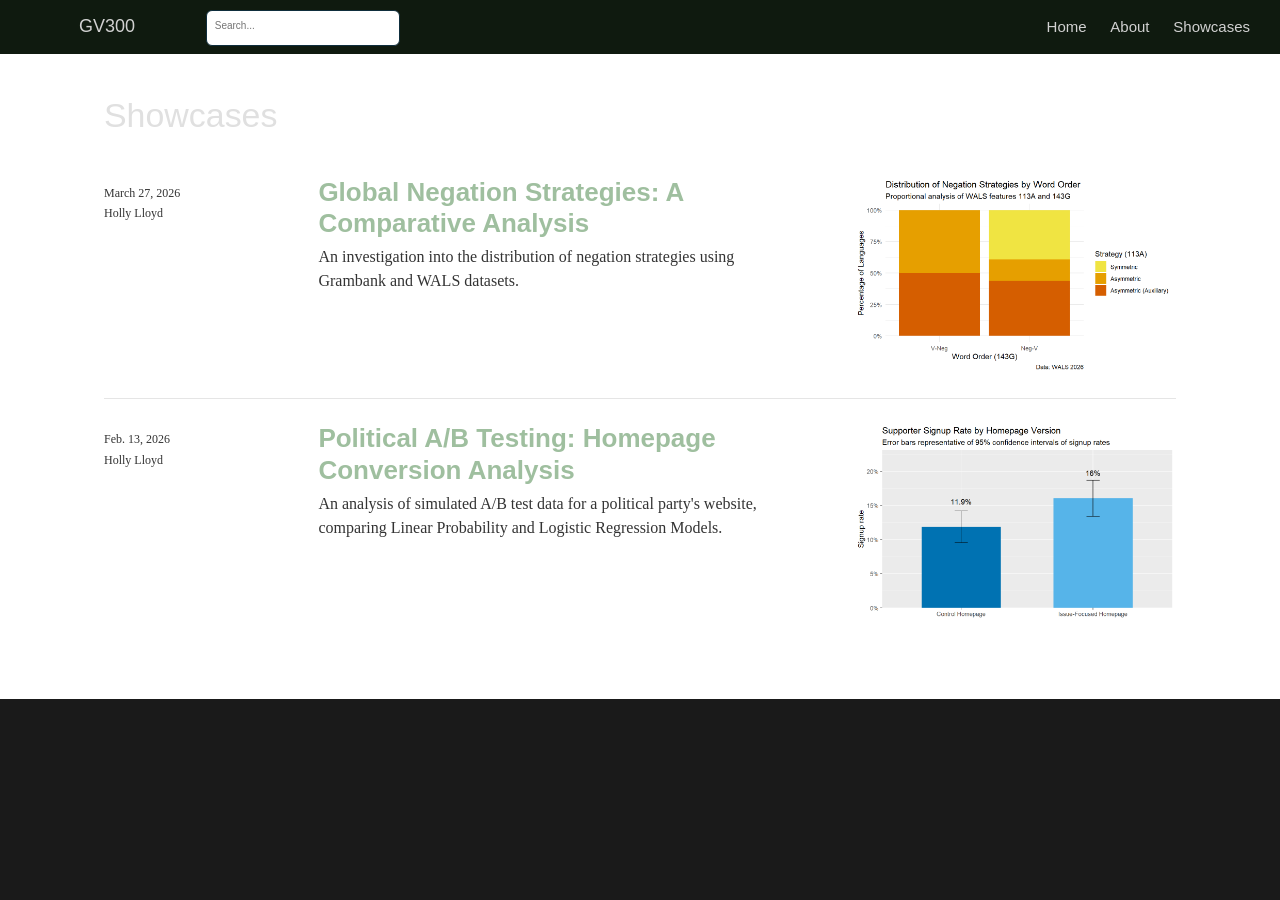
<file: docs/blog.html>
<!DOCTYPE html>

<html xmlns="http://www.w3.org/1999/xhtml" lang="" xml:lang="">

<head>
  <meta charset="utf-8"/>
  <meta name="viewport" content="width=device-width, initial-scale=1"/>
  <meta http-equiv="X-UA-Compatible" content="IE=Edge,chrome=1"/>
  <meta name="generator" content="distill" />

  <style type="text/css">
  /* Hide doc at startup (prevent jankiness while JS renders/transforms) */
  body {
    visibility: hidden;
  }
  </style>

 <!--radix_placeholder_import_source-->
 <!--/radix_placeholder_import_source-->

<style type="text/css">code{white-space: pre;}</style>
<style type="text/css" data-origin="pandoc">
html { -webkit-text-size-adjust: 100%; }
pre > code.sourceCode { white-space: pre; position: relative; }
pre > code.sourceCode > span { display: inline-block; line-height: 1.25; }
pre > code.sourceCode > span:empty { height: 1.2em; }
.sourceCode { overflow: visible; }
code.sourceCode > span { color: inherit; text-decoration: inherit; }
div.sourceCode { margin: 1em 0; }
pre.sourceCode { margin: 0; }
@media screen {
div.sourceCode { overflow: auto; }
}
@media print {
pre > code.sourceCode { white-space: pre-wrap; }
pre > code.sourceCode > span { text-indent: -5em; padding-left: 5em; }
}
pre.numberSource code
  { counter-reset: source-line 0; }
pre.numberSource code > span
  { position: relative; left: -4em; counter-increment: source-line; }
pre.numberSource code > span > a:first-child::before
  { content: counter(source-line);
    position: relative; left: -1em; text-align: right; vertical-align: baseline;
    border: none; display: inline-block;
    -webkit-touch-callout: none; -webkit-user-select: none;
    -khtml-user-select: none; -moz-user-select: none;
    -ms-user-select: none; user-select: none;
    padding: 0 4px; width: 4em;
    color: #aaaaaa;
  }
pre.numberSource { margin-left: 3em; border-left: 1px solid #aaaaaa;  padding-left: 4px; }
div.sourceCode
  { color: #00769e; background-color: #f1f3f5; }
@media screen {
pre > code.sourceCode > span > a:first-child::before { text-decoration: underline; }
}
code span { color: #00769e; } /* Normal */
code span.al { color: #ad0000; } /* Alert */
code span.an { color: #5e5e5e; } /* Annotation */
code span.at { color: #657422; } /* Attribute */
code span.bn { color: #ad0000; } /* BaseN */
code span.bu { } /* BuiltIn */
code span.cf { color: #00769e; } /* ControlFlow */
code span.ch { color: #20794d; } /* Char */
code span.cn { color: #8f5902; } /* Constant */
code span.co { color: #5e5e5e; } /* Comment */
code span.cv { color: #5e5e5e; font-style: italic; } /* CommentVar */
code span.do { color: #5e5e5e; font-style: italic; } /* Documentation */
code span.dt { color: #ad0000; } /* DataType */
code span.dv { color: #ad0000; } /* DecVal */
code span.er { color: #ad0000; } /* Error */
code span.ex { } /* Extension */
code span.fl { color: #ad0000; } /* Float */
code span.fu { color: #4758ab; } /* Function */
code span.im { } /* Import */
code span.in { color: #5e5e5e; } /* Information */
code span.kw { color: #00769e; } /* Keyword */
code span.op { color: #5e5e5e; } /* Operator */
code span.ot { color: #00769e; } /* Other */
code span.pp { color: #ad0000; } /* Preprocessor */
code span.sc { color: #5e5e5e; } /* SpecialChar */
code span.ss { color: #20794d; } /* SpecialString */
code span.st { color: #20794d; } /* String */
code span.va { color: #111111; } /* Variable */
code span.vs { color: #20794d; } /* VerbatimString */
code span.wa { color: #5e5e5e; font-style: italic; } /* Warning */
</style>


  <!--radix_placeholder_meta_tags-->
  <title>GV300: Showcases</title>




  <!--  https://developers.facebook.com/docs/sharing/webmasters#markup -->
  <meta property="og:title" content="GV300: Showcases"/>
  <meta property="og:type" content="article"/>
  <meta property="og:locale" content="en_US"/>
  <meta property="og:site_name" content="GV300"/>

  <!--  https://dev.twitter.com/cards/types/summary -->
  <meta property="twitter:card" content="summary"/>
  <meta property="twitter:title" content="GV300: Showcases"/>

  <!--/radix_placeholder_meta_tags-->
  <!--radix_placeholder_rmarkdown_metadata-->

  <script type="text/json" id="radix-rmarkdown-metadata">
  {"type":"list","attributes":{"names":{"type":"character","attributes":{},"value":["title","listing"]}},"value":[{"type":"character","attributes":{},"value":["Showcases"]},{"type":"character","attributes":{},"value":["posts"]}]}
  </script>
  <!--/radix_placeholder_rmarkdown_metadata-->
  <!--radix_placeholder_navigation_in_header-->
  <meta name="distill:offset" content=""/>

  <script type="application/javascript">

    window.headroom_prevent_pin = false;

    window.document.addEventListener("DOMContentLoaded", function (event) {

      // initialize headroom for banner
      var header = $('header').get(0);
      var headerHeight = header.offsetHeight;
      var headroom = new Headroom(header, {
        tolerance: 5,
        onPin : function() {
          if (window.headroom_prevent_pin) {
            window.headroom_prevent_pin = false;
            headroom.unpin();
          }
        }
      });
      headroom.init();
      if(window.location.hash)
        headroom.unpin();
      $(header).addClass('headroom--transition');

      // offset scroll location for banner on hash change
      // (see: https://github.com/WickyNilliams/headroom.js/issues/38)
      window.addEventListener("hashchange", function(event) {
        window.scrollTo(0, window.pageYOffset - (headerHeight + 25));
      });

      // responsive menu
      $('.distill-site-header').each(function(i, val) {
        var topnav = $(this);
        var toggle = topnav.find('.nav-toggle');
        toggle.on('click', function() {
          topnav.toggleClass('responsive');
        });
      });

      // nav dropdowns
      $('.nav-dropbtn').click(function(e) {
        $(this).next('.nav-dropdown-content').toggleClass('nav-dropdown-active');
        $(this).parent().siblings('.nav-dropdown')
           .children('.nav-dropdown-content').removeClass('nav-dropdown-active');
      });
      $("body").click(function(e){
        $('.nav-dropdown-content').removeClass('nav-dropdown-active');
      });
      $(".nav-dropdown").click(function(e){
        e.stopPropagation();
      });
    });
  </script>

  <style type="text/css">

  /* Theme (user-documented overrideables for nav appearance) */

  .distill-site-nav {
    color: rgba(255, 255, 255, 0.8);
    background-color: #0F2E3D;
    font-size: 15px;
    font-weight: 300;
  }

  .distill-site-nav a {
    color: inherit;
    text-decoration: none;
  }

  .distill-site-nav a:hover {
    color: white;
  }

  @media print {
    .distill-site-nav {
      display: none;
    }
  }

  .distill-site-header {

  }

  .distill-site-footer {

  }


  /* Site Header */

  .distill-site-header {
    width: 100%;
    box-sizing: border-box;
    z-index: 3;
  }

  .distill-site-header .nav-left {
    display: inline-block;
    margin-left: 8px;
  }

  @media screen and (max-width: 768px) {
    .distill-site-header .nav-left {
      margin-left: 0;
    }
  }


  .distill-site-header .nav-right {
    float: right;
    margin-right: 8px;
  }

  .distill-site-header a,
  .distill-site-header .title {
    display: inline-block;
    text-align: center;
    padding: 14px 10px 14px 10px;
  }

  .distill-site-header .title {
    font-size: 18px;
    min-width: 150px;
  }

  .distill-site-header .logo {
    padding: 0;
  }

  .distill-site-header .logo img {
    display: none;
    max-height: 20px;
    width: auto;
    margin-bottom: -4px;
  }

  .distill-site-header .nav-image img {
    max-height: 18px;
    width: auto;
    display: inline-block;
    margin-bottom: -3px;
  }



  @media screen and (min-width: 1000px) {
    .distill-site-header .logo img {
      display: inline-block;
    }
    .distill-site-header .nav-left {
      margin-left: 20px;
    }
    .distill-site-header .nav-right {
      margin-right: 20px;
    }
    .distill-site-header .title {
      padding-left: 12px;
    }
  }


  .distill-site-header .nav-toggle {
    display: none;
  }

  .nav-dropdown {
    display: inline-block;
    position: relative;
  }

  .nav-dropdown .nav-dropbtn {
    border: none;
    outline: none;
    color: rgba(255, 255, 255, 0.8);
    padding: 16px 10px;
    background-color: transparent;
    font-family: inherit;
    font-size: inherit;
    font-weight: inherit;
    margin: 0;
    margin-top: 1px;
    z-index: 2;
  }

  .nav-dropdown-content {
    display: none;
    position: absolute;
    background-color: white;
    min-width: 200px;
    border: 1px solid rgba(0,0,0,0.15);
    border-radius: 4px;
    box-shadow: 0px 8px 16px 0px rgba(0,0,0,0.1);
    z-index: 1;
    margin-top: 2px;
    white-space: nowrap;
    padding-top: 4px;
    padding-bottom: 4px;
  }

  .nav-dropdown-content hr {
    margin-top: 4px;
    margin-bottom: 4px;
    border: none;
    border-bottom: 1px solid rgba(0, 0, 0, 0.1);
  }

  .nav-dropdown-active {
    display: block;
  }

  .nav-dropdown-content a, .nav-dropdown-content .nav-dropdown-header {
    color: black;
    padding: 6px 24px;
    text-decoration: none;
    display: block;
    text-align: left;
  }

  .nav-dropdown-content .nav-dropdown-header {
    display: block;
    padding: 5px 24px;
    padding-bottom: 0;
    text-transform: uppercase;
    font-size: 14px;
    color: #999999;
    white-space: nowrap;
  }

  .nav-dropdown:hover .nav-dropbtn {
    color: white;
  }

  .nav-dropdown-content a:hover {
    background-color: #ddd;
    color: black;
  }

  .nav-right .nav-dropdown-content {
    margin-left: -45%;
    right: 0;
  }

  @media screen and (max-width: 768px) {
    .distill-site-header a, .distill-site-header .nav-dropdown  {display: none;}
    .distill-site-header a.nav-toggle {
      float: right;
      display: block;
    }
    .distill-site-header .title {
      margin-left: 0;
    }
    .distill-site-header .nav-right {
      margin-right: 0;
    }
    .distill-site-header {
      overflow: hidden;
    }
    .nav-right .nav-dropdown-content {
      margin-left: 0;
    }
  }


  @media screen and (max-width: 768px) {
    .distill-site-header.responsive {position: relative; min-height: 500px; }
    .distill-site-header.responsive a.nav-toggle {
      position: absolute;
      right: 0;
      top: 0;
    }
    .distill-site-header.responsive a,
    .distill-site-header.responsive .nav-dropdown {
      display: block;
      text-align: left;
    }
    .distill-site-header.responsive .nav-left,
    .distill-site-header.responsive .nav-right {
      width: 100%;
    }
    .distill-site-header.responsive .nav-dropdown {float: none;}
    .distill-site-header.responsive .nav-dropdown-content {position: relative;}
    .distill-site-header.responsive .nav-dropdown .nav-dropbtn {
      display: block;
      width: 100%;
      text-align: left;
    }
  }

  /* Site Footer */

  .distill-site-footer {
    width: 100%;
    overflow: hidden;
    box-sizing: border-box;
    z-index: 3;
    margin-top: 30px;
    padding-top: 30px;
    padding-bottom: 30px;
    text-align: center;
  }

  /* Headroom */

  d-title {
    padding-top: 6rem;
  }

  @media print {
    d-title {
      padding-top: 4rem;
    }
  }

  .headroom {
    z-index: 1000;
    position: fixed;
    top: 0;
    left: 0;
    right: 0;
  }

  .headroom--transition {
    transition: all .4s ease-in-out;
  }

  .headroom--unpinned {
    top: -100px;
  }

  .headroom--pinned {
    top: 0;
  }

  /* adjust viewport for navbar height */
  /* helps vertically center bootstrap (non-distill) content */
  .min-vh-100 {
    min-height: calc(100vh - 100px) !important;
  }

  </style>

  <script src="site_libs/jquery-3.6.0/jquery-3.6.0.min.js"></script>
  <link href="site_libs/font-awesome-6.5.2/css/all.min.css" rel="stylesheet"/>
  <link href="site_libs/font-awesome-6.5.2/css/v4-shims.min.css" rel="stylesheet"/>
  <script src="site_libs/headroom-0.9.4/headroom.min.js"></script>
  <script src="site_libs/autocomplete-0.37.1/autocomplete.min.js"></script>
  <script src="site_libs/fuse-6.4.1/fuse.min.js"></script>

  <script type="application/javascript">

  function getMeta(metaName) {
    var metas = document.getElementsByTagName('meta');
    for (let i = 0; i < metas.length; i++) {
      if (metas[i].getAttribute('name') === metaName) {
        return metas[i].getAttribute('content');
      }
    }
    return '';
  }

  function offsetURL(url) {
    var offset = getMeta('distill:offset');
    return offset ? offset + '/' + url : url;
  }

  function createFuseIndex() {

    // create fuse index
    var options = {
      keys: [
        { name: 'title', weight: 20 },
        { name: 'categories', weight: 15 },
        { name: 'description', weight: 10 },
        { name: 'contents', weight: 5 },
      ],
      ignoreLocation: true,
      threshold: 0
    };
    var fuse = new window.Fuse([], options);

    // fetch the main search.json
    return fetch(offsetURL('search.json'))
      .then(function(response) {
        if (response.status == 200) {
          return response.json().then(function(json) {
            // index main articles
            json.articles.forEach(function(article) {
              fuse.add(article);
            });
            // download collections and index their articles
            return Promise.all(json.collections.map(function(collection) {
              return fetch(offsetURL(collection)).then(function(response) {
                if (response.status === 200) {
                  return response.json().then(function(articles) {
                    articles.forEach(function(article) {
                      fuse.add(article);
                    });
                  })
                } else {
                  return Promise.reject(
                    new Error('Unexpected status from search index request: ' +
                              response.status)
                  );
                }
              });
            })).then(function() {
              return fuse;
            });
          });

        } else {
          return Promise.reject(
            new Error('Unexpected status from search index request: ' +
                        response.status)
          );
        }
      });
  }

  window.document.addEventListener("DOMContentLoaded", function (event) {

    // get search element (bail if we don't have one)
    var searchEl = window.document.getElementById('distill-search');
    if (!searchEl)
      return;

    createFuseIndex()
      .then(function(fuse) {

        // make search box visible
        searchEl.classList.remove('hidden');

        // initialize autocomplete
        var options = {
          autoselect: true,
          hint: false,
          minLength: 2,
        };
        window.autocomplete(searchEl, options, [{
          source: function(query, callback) {
            const searchOptions = {
              isCaseSensitive: false,
              shouldSort: true,
              minMatchCharLength: 2,
              limit: 10,
            };
            var results = fuse.search(query, searchOptions);
            callback(results
              .map(function(result) { return result.item; })
            );
          },
          templates: {
            suggestion: function(suggestion) {
              var img = suggestion.preview && Object.keys(suggestion.preview).length > 0
                ? `<img src="${offsetURL(suggestion.preview)}"</img>`
                : '';
              var html = `
                <div class="search-item">
                  <h3>${suggestion.title}</h3>
                  <div class="search-item-description">
                    ${suggestion.description || ''}
                  </div>
                  <div class="search-item-preview">
                    ${img}
                  </div>
                </div>
              `;
              return html;
            }
          }
        }]).on('autocomplete:selected', function(event, suggestion) {
          window.location.href = offsetURL(suggestion.path);
        });
        // remove inline display style on autocompleter (we want to
        // manage responsive display via css)
        $('.algolia-autocomplete').css("display", "");
      })
      .catch(function(error) {
        console.log(error);
      });

  });

  </script>

  <style type="text/css">

  .nav-search {
    font-size: x-small;
  }

  /* Algolioa Autocomplete */

  .algolia-autocomplete {
    display: inline-block;
    margin-left: 10px;
    vertical-align: sub;
    background-color: white;
    color: black;
    padding: 6px;
    padding-top: 8px;
    padding-bottom: 0;
    border-radius: 6px;
    border: 1px #0F2E3D solid;
    width: 180px;
  }


  @media screen and (max-width: 768px) {
    .distill-site-nav .algolia-autocomplete {
      display: none;
      visibility: hidden;
    }
    .distill-site-nav.responsive .algolia-autocomplete {
      display: inline-block;
      visibility: visible;
    }
    .distill-site-nav.responsive .algolia-autocomplete .aa-dropdown-menu {
      margin-left: 0;
      width: 400px;
      max-height: 400px;
    }
  }

  .algolia-autocomplete .aa-input, .algolia-autocomplete .aa-hint {
    width: 90%;
    outline: none;
    border: none;
  }

  .algolia-autocomplete .aa-hint {
    color: #999;
  }
  .algolia-autocomplete .aa-dropdown-menu {
    width: 550px;
    max-height: 70vh;
    overflow-x: visible;
    overflow-y: scroll;
    padding: 5px;
    margin-top: 3px;
    margin-left: -150px;
    background-color: #fff;
    border-radius: 5px;
    border: 1px solid #999;
    border-top: none;
  }

  .algolia-autocomplete .aa-dropdown-menu .aa-suggestion {
    cursor: pointer;
    padding: 5px 4px;
    border-bottom: 1px solid #eee;
  }

  .algolia-autocomplete .aa-dropdown-menu .aa-suggestion:last-of-type {
    border-bottom: none;
    margin-bottom: 2px;
  }

  .algolia-autocomplete .aa-dropdown-menu .aa-suggestion .search-item {
    overflow: hidden;
    font-size: 0.8em;
    line-height: 1.4em;
  }

  .algolia-autocomplete .aa-dropdown-menu .aa-suggestion .search-item h3 {
    font-size: 1rem;
    margin-block-start: 0;
    margin-block-end: 5px;
  }

  .algolia-autocomplete .aa-dropdown-menu .aa-suggestion .search-item-description {
    display: inline-block;
    overflow: hidden;
    height: 2.8em;
    width: 80%;
    margin-right: 4%;
  }

  .algolia-autocomplete .aa-dropdown-menu .aa-suggestion .search-item-preview {
    display: inline-block;
    width: 15%;
  }

  .algolia-autocomplete .aa-dropdown-menu .aa-suggestion .search-item-preview img {
    height: 3em;
    width: auto;
    display: none;
  }

  .algolia-autocomplete .aa-dropdown-menu .aa-suggestion .search-item-preview img[src] {
    display: initial;
  }

  .algolia-autocomplete .aa-dropdown-menu .aa-suggestion.aa-cursor {
    background-color: #eee;
  }
  .algolia-autocomplete .aa-dropdown-menu .aa-suggestion em {
    font-weight: bold;
    font-style: normal;
  }

  </style>


  <!--/radix_placeholder_navigation_in_header-->
  <!--radix_placeholder_distill-->

  <style type="text/css">

  body {
    background-color: white;
  }

  .pandoc-table {
    width: 100%;
  }

  .pandoc-table>caption {
    margin-bottom: 10px;
  }

  .pandoc-table th:not([align]) {
    text-align: left;
  }

  .pagedtable-footer {
    font-size: 15px;
  }

  d-byline .byline {
    grid-template-columns: 2fr 2fr;
  }

  d-byline .byline h3 {
    margin-block-start: 1.5em;
  }

  d-byline .byline .authors-affiliations h3 {
    margin-block-start: 0.5em;
  }

  .authors-affiliations .orcid-id {
    width: 16px;
    height:16px;
    margin-left: 4px;
    margin-right: 4px;
    vertical-align: middle;
    padding-bottom: 2px;
  }

  d-title .dt-tags {
    margin-top: 1em;
    grid-column: text;
  }

  .dt-tags .dt-tag {
    text-decoration: none;
    display: inline-block;
    color: rgba(0,0,0,0.6);
    padding: 0em 0.4em;
    margin-right: 0.5em;
    margin-bottom: 0.4em;
    font-size: 70%;
    border: 1px solid rgba(0,0,0,0.2);
    border-radius: 3px;
    text-transform: uppercase;
    font-weight: 500;
  }

  d-article table.gt_table td,
  d-article table.gt_table th {
    border-bottom: none;
    font-size: 100%;
  }

  .html-widget {
    margin-bottom: 2.0em;
  }

  .l-screen-inset {
    padding-right: 16px;
  }

  .l-screen .caption {
    margin-left: 10px;
  }

  .shaded {
    background: rgb(247, 247, 247);
    padding-top: 20px;
    padding-bottom: 20px;
    border-top: 1px solid rgba(0, 0, 0, 0.1);
    border-bottom: 1px solid rgba(0, 0, 0, 0.1);
  }

  .shaded .html-widget {
    margin-bottom: 0;
    border: 1px solid rgba(0, 0, 0, 0.1);
  }

  .shaded .shaded-content {
    background: white;
  }

  .text-output {
    margin-top: 0;
    line-height: 1.5em;
  }

  .hidden {
    display: none !important;
  }

  hr.section-separator {
    border: none;
    border-top: 1px solid rgba(0, 0, 0, 0.1);
    margin: 0px;
  }


  d-byline {
    border-top: none;
  }

  d-article {
    padding-top: 2.5rem;
    padding-bottom: 30px;
    border-top: none;
  }

  d-appendix {
    padding-top: 30px;
  }

  d-article>p>img {
    width: 100%;
  }

  d-article h2 {
    margin: 1rem 0 1.5rem 0;
  }

  d-article h3 {
    margin-top: 1.5rem;
  }

  d-article iframe {
    border: 1px solid rgba(0, 0, 0, 0.1);
    margin-bottom: 2.0em;
    width: 100%;
  }

  /* Tweak code blocks */

  d-article div.sourceCode code,
  d-article pre code {
    font-family: Consolas, Monaco, 'Andale Mono', 'Ubuntu Mono', monospace;
  }

  d-article pre,
  d-article div.sourceCode,
  d-article div.sourceCode pre {
    overflow: auto;
  }

  d-article div.sourceCode {
    background-color: white;
  }

  d-article div.sourceCode pre {
    padding-left: 10px;
    font-size: 12px;
    border-left: 2px solid rgba(0,0,0,0.1);
  }

  d-article pre {
    font-size: 12px;
    color: black;
    background: none;
    margin-top: 0;
    text-align: left;
    white-space: pre;
    word-spacing: normal;
    word-break: normal;
    word-wrap: normal;
    line-height: 1.5;

    -moz-tab-size: 4;
    -o-tab-size: 4;
    tab-size: 4;

    -webkit-hyphens: none;
    -moz-hyphens: none;
    -ms-hyphens: none;
    hyphens: none;
  }

  d-article pre a {
    border-bottom: none;
  }

  d-article pre a:hover {
    border-bottom: none;
    text-decoration: underline;
  }

  d-article details {
    grid-column: text;
    margin-bottom: 0.8em;
  }

  @media(min-width: 768px) {

  d-article pre,
  d-article div.sourceCode,
  d-article div.sourceCode pre {
    overflow: visible !important;
  }

  d-article div.sourceCode pre {
    padding-left: 18px;
    font-size: 14px;
  }

  /* tweak for Pandoc numbered line within distill */
  d-article pre.numberSource code > span {
      left: -2em;
  }

  d-article pre {
    font-size: 14px;
  }

  }

  figure img.external {
    background: white;
    border: 1px solid rgba(0, 0, 0, 0.1);
    box-shadow: 0 1px 8px rgba(0, 0, 0, 0.1);
    padding: 18px;
    box-sizing: border-box;
  }

  /* CSS for d-contents */

  .d-contents {
    grid-column: text;
    color: rgba(0,0,0,0.8);
    font-size: 0.9em;
    padding-bottom: 1em;
    margin-bottom: 1em;
    padding-bottom: 0.5em;
    margin-bottom: 1em;
    padding-left: 0.25em;
    justify-self: start;
  }

  @media(min-width: 1000px) {
    .d-contents.d-contents-float {
      height: 0;
      grid-column-start: 1;
      grid-column-end: 4;
      justify-self: center;
      padding-right: 3em;
      padding-left: 2em;
    }
  }

  .d-contents nav h3 {
    font-size: 18px;
    margin-top: 0;
    margin-bottom: 1em;
  }

  .d-contents li {
    list-style-type: none
  }

  .d-contents nav > ul {
    padding-left: 0;
  }

  .d-contents ul {
    padding-left: 1em
  }

  .d-contents nav ul li {
    margin-top: 0.6em;
    margin-bottom: 0.2em;
  }

  .d-contents nav a {
    font-size: 13px;
    border-bottom: none;
    text-decoration: none
    color: rgba(0, 0, 0, 0.8);
  }

  .d-contents nav a:hover {
    text-decoration: underline solid rgba(0, 0, 0, 0.6)
  }

  .d-contents nav > ul > li > a {
    font-weight: 600;
  }

  .d-contents nav > ul > li > ul {
    font-weight: inherit;
  }

  .d-contents nav > ul > li > ul > li {
    margin-top: 0.2em;
  }


  .d-contents nav ul {
    margin-top: 0;
    margin-bottom: 0.25em;
  }

  .d-article-with-toc h2:nth-child(2) {
    margin-top: 0;
  }


  /* Figure */

  .figure {
    position: relative;
    margin-bottom: 2.5em;
    margin-top: 1.5em;
  }

  .figure .caption {
    color: rgba(0, 0, 0, 0.6);
    font-size: 12px;
    line-height: 1.5em;
  }

  .figure img.external {
    background: white;
    border: 1px solid rgba(0, 0, 0, 0.1);
    box-shadow: 0 1px 8px rgba(0, 0, 0, 0.1);
    padding: 18px;
    box-sizing: border-box;
  }

  .figure .caption a {
    color: rgba(0, 0, 0, 0.6);
  }

  .figure .caption b,
  .figure .caption strong, {
    font-weight: 600;
    color: rgba(0, 0, 0, 1.0);
  }

  /* Citations */

  d-article .citation {
    color: inherit;
    cursor: inherit;
  }

  div.hanging-indent{
    margin-left: 1em; text-indent: -1em;
  }

  /* Citation hover box */

  .tippy-box[data-theme~=light-border] {
    background-color: rgba(250, 250, 250, 0.95);
  }

  .tippy-content > p {
    margin-bottom: 0;
    padding: 2px;
  }


  /* Tweak 1000px media break to show more text */

  @media(min-width: 1000px) {
    .base-grid,
    distill-header,
    d-title,
    d-abstract,
    d-article,
    d-appendix,
    distill-appendix,
    d-byline,
    d-footnote-list,
    d-citation-list,
    distill-footer {
      grid-template-columns: [screen-start] 1fr [page-start kicker-start] 80px [middle-start] 50px [text-start kicker-end] 65px 65px 65px 65px 65px 65px 65px 65px [text-end gutter-start] 65px [middle-end] 65px [page-end gutter-end] 1fr [screen-end];
      grid-column-gap: 16px;
    }

    .grid {
      grid-column-gap: 16px;
    }

    d-article {
      font-size: 1.06rem;
      line-height: 1.7em;
    }
    figure .caption, .figure .caption, figure figcaption {
      font-size: 13px;
    }
  }

  @media(min-width: 1180px) {
    .base-grid,
    distill-header,
    d-title,
    d-abstract,
    d-article,
    d-appendix,
    distill-appendix,
    d-byline,
    d-footnote-list,
    d-citation-list,
    distill-footer {
      grid-template-columns: [screen-start] 1fr [page-start kicker-start] 60px [middle-start] 60px [text-start kicker-end] 60px 60px 60px 60px 60px 60px 60px 60px [text-end gutter-start] 60px [middle-end] 60px [page-end gutter-end] 1fr [screen-end];
      grid-column-gap: 32px;
    }

    .grid {
      grid-column-gap: 32px;
    }
  }


  /* Get the citation styles for the appendix (not auto-injected on render since
     we do our own rendering of the citation appendix) */

  d-appendix .citation-appendix,
  .d-appendix .citation-appendix {
    font-size: 11px;
    line-height: 15px;
    border-left: 1px solid rgba(0, 0, 0, 0.1);
    padding-left: 18px;
    border: 1px solid rgba(0,0,0,0.1);
    background: rgba(0, 0, 0, 0.02);
    padding: 10px 18px;
    border-radius: 3px;
    color: rgba(150, 150, 150, 1);
    overflow: hidden;
    margin-top: -12px;
    white-space: pre-wrap;
    word-wrap: break-word;
  }

  /* Include appendix styles here so they can be overridden */

  d-appendix {
    contain: layout style;
    font-size: 0.8em;
    line-height: 1.7em;
    margin-top: 60px;
    margin-bottom: 0;
    border-top: 1px solid rgba(0, 0, 0, 0.1);
    color: rgba(0,0,0,0.5);
    padding-top: 60px;
    padding-bottom: 48px;
  }

  d-appendix h3 {
    grid-column: page-start / text-start;
    font-size: 15px;
    font-weight: 500;
    margin-top: 1em;
    margin-bottom: 0;
    color: rgba(0,0,0,0.65);
  }

  d-appendix h3 + * {
    margin-top: 1em;
  }

  d-appendix ol {
    padding: 0 0 0 15px;
  }

  @media (min-width: 768px) {
    d-appendix ol {
      padding: 0 0 0 30px;
      margin-left: -30px;
    }
  }

  d-appendix li {
    margin-bottom: 1em;
  }

  d-appendix a {
    color: rgba(0, 0, 0, 0.6);
  }

  d-appendix > * {
    grid-column: text;
  }

  d-appendix > d-footnote-list,
  d-appendix > d-citation-list,
  d-appendix > distill-appendix {
    grid-column: screen;
  }

  /* Include footnote styles here so they can be overridden */

  d-footnote-list {
    contain: layout style;
  }

  d-footnote-list > * {
    grid-column: text;
  }

  d-footnote-list a.footnote-backlink {
    color: rgba(0,0,0,0.3);
    padding-left: 0.5em;
  }



  /* Anchor.js */

  .anchorjs-link {
    /*transition: all .25s linear; */
    text-decoration: none;
    border-bottom: none;
  }
  *:hover > .anchorjs-link {
    margin-left: -1.125em !important;
    text-decoration: none;
    border-bottom: none;
  }

  /* Social footer */

  .social_footer {
    margin-top: 30px;
    margin-bottom: 0;
    color: rgba(0,0,0,0.67);
  }

  .disqus-comments {
    margin-right: 30px;
  }

  .disqus-comment-count {
    border-bottom: 1px solid rgba(0, 0, 0, 0.4);
    cursor: pointer;
  }

  #disqus_thread {
    margin-top: 30px;
  }

  .article-sharing a {
    border-bottom: none;
    margin-right: 8px;
  }

  .article-sharing a:hover {
    border-bottom: none;
  }

  .sidebar-section.subscribe {
    font-size: 12px;
    line-height: 1.6em;
  }

  .subscribe p {
    margin-bottom: 0.5em;
  }


  .article-footer .subscribe {
    font-size: 15px;
    margin-top: 45px;
  }


  .sidebar-section.custom {
    font-size: 12px;
    line-height: 1.6em;
  }

  .custom p {
    margin-bottom: 0.5em;
  }

  /* Styles for listing layout (hide title) */
  .layout-listing d-title, .layout-listing .d-title {
    display: none;
  }

  /* Styles for posts lists (not auto-injected) */


  .posts-with-sidebar {
    padding-left: 45px;
    padding-right: 45px;
  }

  .posts-list .description h2,
  .posts-list .description p {
    font-family: -apple-system, BlinkMacSystemFont, "Segoe UI", Roboto, Oxygen, Ubuntu, Cantarell, "Fira Sans", "Droid Sans", "Helvetica Neue", Arial, sans-serif;
  }

  .posts-list .description h2 {
    font-weight: 700;
    border-bottom: none;
    padding-bottom: 0;
  }

  .posts-list h2.post-tag {
    border-bottom: 1px solid rgba(0, 0, 0, 0.2);
    padding-bottom: 12px;
  }
  .posts-list {
    margin-top: 60px;
    margin-bottom: 24px;
  }

  .posts-list .post-preview {
    text-decoration: none;
    overflow: hidden;
    display: block;
    border-bottom: 1px solid rgba(0, 0, 0, 0.1);
    padding: 24px 0;
  }

  .post-preview-last {
    border-bottom: none !important;
  }

  .posts-list .posts-list-caption {
    grid-column: screen;
    font-weight: 400;
  }

  .posts-list .post-preview h2 {
    margin: 0 0 6px 0;
    line-height: 1.2em;
    font-style: normal;
    font-size: 24px;
  }

  .posts-list .post-preview p {
    margin: 0 0 12px 0;
    line-height: 1.4em;
    font-size: 16px;
  }

  .posts-list .post-preview .thumbnail {
    box-sizing: border-box;
    margin-bottom: 24px;
    position: relative;
    max-width: 500px;
  }
  .posts-list .post-preview img {
    width: 100%;
    display: block;
  }

  .posts-list .metadata {
    font-size: 12px;
    line-height: 1.4em;
    margin-bottom: 18px;
  }

  .posts-list .metadata > * {
    display: inline-block;
  }

  .posts-list .metadata .publishedDate {
    margin-right: 2em;
  }

  .posts-list .metadata .dt-authors {
    display: block;
    margin-top: 0.3em;
    margin-right: 2em;
  }

  .posts-list .dt-tags {
    display: block;
    line-height: 1em;
  }

  .posts-list .dt-tags .dt-tag {
    display: inline-block;
    color: rgba(0,0,0,0.6);
    padding: 0.3em 0.4em;
    margin-right: 0.2em;
    margin-bottom: 0.4em;
    font-size: 60%;
    border: 1px solid rgba(0,0,0,0.2);
    border-radius: 3px;
    text-transform: uppercase;
    font-weight: 500;
  }

  .posts-list img {
    opacity: 1;
  }

  .posts-list img[data-src] {
    opacity: 0;
  }

  .posts-more {
    clear: both;
  }


  .posts-sidebar {
    font-size: 16px;
  }

  .posts-sidebar h3 {
    font-size: 16px;
    margin-top: 0;
    margin-bottom: 0.5em;
    font-weight: 400;
    text-transform: uppercase;
  }

  .sidebar-section {
    margin-bottom: 30px;
  }

  .categories ul {
    list-style-type: none;
    margin: 0;
    padding: 0;
  }

  .categories li {
    color: rgba(0, 0, 0, 0.8);
    margin-bottom: 0;
  }

  .categories li>a {
    border-bottom: none;
  }

  .categories li>a:hover {
    border-bottom: 1px solid rgba(0, 0, 0, 0.4);
  }

  .categories .active {
    font-weight: 600;
  }

  .categories .category-count {
    color: rgba(0, 0, 0, 0.4);
  }


  @media(min-width: 768px) {
    .posts-list .post-preview h2 {
      font-size: 26px;
    }
    .posts-list .post-preview .thumbnail {
      float: right;
      width: 30%;
      margin-bottom: 0;
    }
    .posts-list .post-preview .description {
      float: left;
      width: 45%;
    }
    .posts-list .post-preview .metadata {
      float: left;
      width: 20%;
      margin-top: 8px;
    }
    .posts-list .post-preview p {
      margin: 0 0 12px 0;
      line-height: 1.5em;
      font-size: 16px;
    }
    .posts-with-sidebar .posts-list {
      float: left;
      width: 75%;
    }
    .posts-with-sidebar .posts-sidebar {
      float: right;
      width: 20%;
      margin-top: 60px;
      padding-top: 24px;
      padding-bottom: 24px;
    }
  }


  /* Improve display for browsers without grid (IE/Edge <= 15) */

  .downlevel {
    line-height: 1.6em;
    font-family: -apple-system, BlinkMacSystemFont, "Segoe UI", Roboto, Oxygen, Ubuntu, Cantarell, "Fira Sans", "Droid Sans", "Helvetica Neue", Arial, sans-serif;
    margin: 0;
  }

  .downlevel .d-title {
    padding-top: 6rem;
    padding-bottom: 1.5rem;
  }

  .downlevel .d-title h1 {
    font-size: 50px;
    font-weight: 700;
    line-height: 1.1em;
    margin: 0 0 0.5rem;
  }

  .downlevel .d-title p {
    font-weight: 300;
    font-size: 1.2rem;
    line-height: 1.55em;
    margin-top: 0;
  }

  .downlevel .d-byline {
    padding-top: 0.8em;
    padding-bottom: 0.8em;
    font-size: 0.8rem;
    line-height: 1.8em;
  }

  .downlevel .section-separator {
    border: none;
    border-top: 1px solid rgba(0, 0, 0, 0.1);
  }

  .downlevel .d-article {
    font-size: 1.06rem;
    line-height: 1.7em;
    padding-top: 1rem;
    padding-bottom: 2rem;
  }


  .downlevel .d-appendix {
    padding-left: 0;
    padding-right: 0;
    max-width: none;
    font-size: 0.8em;
    line-height: 1.7em;
    margin-bottom: 0;
    color: rgba(0,0,0,0.5);
    padding-top: 40px;
    padding-bottom: 48px;
  }

  .downlevel .footnotes ol {
    padding-left: 13px;
  }

  .downlevel .base-grid,
  .downlevel .distill-header,
  .downlevel .d-title,
  .downlevel .d-abstract,
  .downlevel .d-article,
  .downlevel .d-appendix,
  .downlevel .distill-appendix,
  .downlevel .d-byline,
  .downlevel .d-footnote-list,
  .downlevel .d-citation-list,
  .downlevel .distill-footer,
  .downlevel .appendix-bottom,
  .downlevel .posts-container {
    padding-left: 40px;
    padding-right: 40px;
  }

  @media(min-width: 768px) {
    .downlevel .base-grid,
    .downlevel .distill-header,
    .downlevel .d-title,
    .downlevel .d-abstract,
    .downlevel .d-article,
    .downlevel .d-appendix,
    .downlevel .distill-appendix,
    .downlevel .d-byline,
    .downlevel .d-footnote-list,
    .downlevel .d-citation-list,
    .downlevel .distill-footer,
    .downlevel .appendix-bottom,
    .downlevel .posts-container {
    padding-left: 150px;
    padding-right: 150px;
    max-width: 900px;
  }
  }

  .downlevel pre code {
    display: block;
    border-left: 2px solid rgba(0, 0, 0, .1);
    padding: 0 0 0 20px;
    font-size: 14px;
  }

  .downlevel code, .downlevel pre {
    color: black;
    background: none;
    font-family: Consolas, Monaco, 'Andale Mono', 'Ubuntu Mono', monospace;
    text-align: left;
    white-space: pre;
    word-spacing: normal;
    word-break: normal;
    word-wrap: normal;
    line-height: 1.5;

    -moz-tab-size: 4;
    -o-tab-size: 4;
    tab-size: 4;

    -webkit-hyphens: none;
    -moz-hyphens: none;
    -ms-hyphens: none;
    hyphens: none;
  }

  .downlevel .posts-list .post-preview {
    color: inherit;
  }



  </style>

  <script type="application/javascript">

  function is_downlevel_browser() {
    if (bowser.isUnsupportedBrowser({ msie: "12", msedge: "16"},
                                   window.navigator.userAgent)) {
      return true;
    } else {
      return window.load_distill_framework === undefined;
    }
  }

  // show body when load is complete
  function on_load_complete() {

    // add anchors
    if (window.anchors) {
      window.anchors.options.placement = 'left';
      window.anchors.add('d-article > h2, d-article > h3, d-article > h4, d-article > h5');
    }


    // set body to visible
    document.body.style.visibility = 'visible';

    // force redraw for leaflet widgets
    if (window.HTMLWidgets) {
      var maps = window.HTMLWidgets.findAll(".leaflet");
      $.each(maps, function(i, el) {
        var map = this.getMap();
        map.invalidateSize();
        map.eachLayer(function(layer) {
          if (layer instanceof L.TileLayer)
            layer.redraw();
        });
      });
    }

    // trigger 'shown' so htmlwidgets resize
    $('d-article').trigger('shown');
  }

  function init_distill() {

    init_common();

    // create front matter
    var front_matter = $('<d-front-matter></d-front-matter>');
    $('#distill-front-matter').wrap(front_matter);

    // create d-title
    $('.d-title').changeElementType('d-title');

    // separator
    var separator = '<hr class="section-separator" style="clear: both"/>';
    // prepend separator above appendix
    $('.d-byline').before(separator);
    $('.d-article').before(separator);

    // create d-byline
    var byline = $('<d-byline></d-byline>');
    $('.d-byline').replaceWith(byline);

    // create d-article
    var article = $('<d-article></d-article>');
    $('.d-article').wrap(article).children().unwrap();

    // move posts container into article
    $('.posts-container').appendTo($('d-article'));

    // create d-appendix
    $('.d-appendix').changeElementType('d-appendix');

    // flag indicating that we have appendix items
    var appendix = $('.appendix-bottom').children('h3').length > 0;

    // replace footnotes with <d-footnote>
    $('.footnote-ref').each(function(i, val) {
      appendix = true;
      var href = $(this).attr('href');
      var id = href.replace('#', '');
      var fn = $('#' + id);
      var fn_p = $('#' + id + '>p');
      fn_p.find('.footnote-back').remove();
      var text = fn_p.html();
      var dtfn = $('<d-footnote></d-footnote>');
      dtfn.html(text);
      $(this).replaceWith(dtfn);
    });
    // remove footnotes
    $('.footnotes').remove();

    // move refs into #references-listing
    $('#references-listing').replaceWith($('#refs'));

    $('h1.appendix, h2.appendix').each(function(i, val) {
      $(this).changeElementType('h3');
    });
    $('h3.appendix').each(function(i, val) {
      var id = $(this).attr('id');
      $('.d-contents a[href="#' + id + '"]').parent().remove();
      appendix = true;
      $(this).nextUntil($('h1, h2, h3')).addBack().appendTo($('d-appendix'));
    });

    // show d-appendix if we have appendix content
    $("d-appendix").css('display', appendix ? 'grid' : 'none');

    // localize layout chunks to just output
    $('.layout-chunk').each(function(i, val) {

      // capture layout
      var layout = $(this).attr('data-layout');

      // apply layout to markdown level block elements
      var elements = $(this).children().not('details, div.sourceCode, pre, script');
      elements.each(function(i, el) {
        var layout_div = $('<div class="' + layout + '"></div>');
        if (layout_div.hasClass('shaded')) {
          var shaded_content = $('<div class="shaded-content"></div>');
          $(this).wrap(shaded_content);
          $(this).parent().wrap(layout_div);
        } else {
          $(this).wrap(layout_div);
        }
      });


      // unwrap the layout-chunk div
      $(this).children().unwrap();
    });

    // remove code block used to force  highlighting css
    $('.distill-force-highlighting-css').parent().remove();

    // remove empty line numbers inserted by pandoc when using a
    // custom syntax highlighting theme, except when numbering line
    // in code chunk
    $('pre:not(.numberLines) code.sourceCode a:empty').remove();

    // load distill framework
    load_distill_framework();

    // wait for window.distillRunlevel == 4 to do post processing
    function distill_post_process() {

      if (!window.distillRunlevel || window.distillRunlevel < 4)
        return;

      // hide author/affiliations entirely if we have no authors
      var front_matter = JSON.parse($("#distill-front-matter").html());
      var have_authors = front_matter.authors && front_matter.authors.length > 0;
      if (!have_authors)
        $('d-byline').addClass('hidden');

      // article with toc class
      $('.d-contents').parent().addClass('d-article-with-toc');

      // strip links that point to #
      $('.authors-affiliations').find('a[href="#"]').removeAttr('href');

      // add orcid ids
      $('.authors-affiliations').find('.author').each(function(i, el) {
        var orcid_id = front_matter.authors[i].orcidID;
        var author_name = front_matter.authors[i].author
        if (orcid_id) {
          var a = $('<a></a>');
          a.attr('href', 'https://orcid.org/' + orcid_id);
          var img = $('<img></img>');
          img.addClass('orcid-id');
          img.attr('alt', author_name ? 'ORCID ID for ' + author_name : 'ORCID ID');
          img.attr('src','[data-uri]');
          a.append(img);
          $(this).append(a);
        }
      });

      // hide elements of author/affiliations grid that have no value
      function hide_byline_column(caption) {
        $('d-byline').find('h3:contains("' + caption + '")').parent().css('visibility', 'hidden');
      }

      // affiliations
      var have_affiliations = false;
      for (var i = 0; i<front_matter.authors.length; ++i) {
        var author = front_matter.authors[i];
        if (author.affiliation !== "&nbsp;") {
          have_affiliations = true;
          break;
        }
      }
      if (!have_affiliations)
        $('d-byline').find('h3:contains("Affiliations")').css('visibility', 'hidden');

      // published date
      if (!front_matter.publishedDate)
        hide_byline_column("Published");

      // document object identifier
      var doi = $('d-byline').find('h3:contains("DOI")');
      var doi_p = doi.next().empty();
      if (!front_matter.doi) {
        // if we have a citation and valid citationText then link to that
        if ($('#citation').length > 0 && front_matter.citationText) {
          doi.html('Citation');
          $('<a href="#citation"></a>')
            .text(front_matter.citationText)
            .appendTo(doi_p);
        } else {
          hide_byline_column("DOI");
        }
      } else {
        $('<a></a>')
           .attr('href', "https://doi.org/" + front_matter.doi)
           .html(front_matter.doi)
           .appendTo(doi_p);
      }

       // change plural form of authors/affiliations
      if (front_matter.authors.length === 1) {
        var grid = $('.authors-affiliations');
        grid.children('h3:contains("Authors")').text('Author');
        grid.children('h3:contains("Affiliations")').text('Affiliation');
      }

      // remove d-appendix and d-footnote-list local styles
      $('d-appendix > style:first-child').remove();
      $('d-footnote-list > style:first-child').remove();

      // move appendix-bottom entries to the bottom
      $('.appendix-bottom').appendTo('d-appendix').children().unwrap();
      $('.appendix-bottom').remove();

      // hoverable references
      $('span.citation[data-cites]').each(function() {
        const citeChild = $(this).children()[0]
        // Do not process if @xyz has been used without escaping and without bibliography activated
        // https://github.com/rstudio/distill/issues/466
        if (citeChild === undefined) return true

        if (citeChild.nodeName == "D-FOOTNOTE") {
          var fn = citeChild
          $(this).html(fn.shadowRoot.querySelector("sup"))
          $(this).id = fn.id
          fn.remove()
        }
        var refs = $(this).attr('data-cites').split(" ");
        var refHtml = refs.map(function(ref) {
          // Could use CSS.escape too here, we insure backward compatibility in navigator
          return "<p>" + $('div[id="ref-' + ref + '"]').html() + "</p>";
        }).join("\n");
        window.tippy(this, {
          allowHTML: true,
          content: refHtml,
          maxWidth: 500,
          interactive: true,
          interactiveBorder: 10,
          theme: 'light-border',
          placement: 'bottom-start'
        });
      });

      // fix footnotes in tables (#411)
      // replacing broken distill.pub feature
      $('table d-footnote').each(function() {
        // we replace internal showAtNode methode which is triggered when hovering a footnote
        this.hoverBox.showAtNode = function(node) {
          // ported from https://github.com/distillpub/template/pull/105/files
          calcOffset = function(elem) {
              let x = elem.offsetLeft;
              let y = elem.offsetTop;
              // Traverse upwards until an `absolute` element is found or `elem`
              // becomes null.
              while (elem = elem.offsetParent && elem.style.position != 'absolute') {
                  x += elem.offsetLeft;
                  y += elem.offsetTop;
              }

              return { left: x, top: y };
          }
          // https://developer.mozilla.org/en-US/docs/Web/API/HTMLElement/offsetTop
          const bbox = node.getBoundingClientRect();
          const offset = calcOffset(node);
          this.show([offset.left + bbox.width, offset.top + bbox.height]);
        }
      })

      // clear polling timer
      clearInterval(tid);

      // show body now that everything is ready
      on_load_complete();
    }

    var tid = setInterval(distill_post_process, 50);
    distill_post_process();

  }

  function init_downlevel() {

    init_common();

     // insert hr after d-title
    $('.d-title').after($('<hr class="section-separator"/>'));

    // check if we have authors
    var front_matter = JSON.parse($("#distill-front-matter").html());
    var have_authors = front_matter.authors && front_matter.authors.length > 0;

    // manage byline/border
    if (!have_authors)
      $('.d-byline').remove();
    $('.d-byline').after($('<hr class="section-separator"/>'));
    $('.d-byline a').remove();

    // remove toc
    $('.d-contents').remove();

    // move appendix elements
    $('h1.appendix, h2.appendix').each(function(i, val) {
      $(this).changeElementType('h3');
    });
    $('h3.appendix').each(function(i, val) {
      $(this).nextUntil($('h1, h2, h3')).addBack().appendTo($('.d-appendix'));
    });


    // inject headers into references and footnotes
    var refs_header = $('<h3></h3>');
    refs_header.text('References');
    $('#refs').prepend(refs_header);

    var footnotes_header = $('<h3></h3');
    footnotes_header.text('Footnotes');
    $('.footnotes').children('hr').first().replaceWith(footnotes_header);

    // move appendix-bottom entries to the bottom
    $('.appendix-bottom').appendTo('.d-appendix').children().unwrap();
    $('.appendix-bottom').remove();

    // remove appendix if it's empty
    if ($('.d-appendix').children().length === 0)
      $('.d-appendix').remove();

    // prepend separator above appendix
    $('.d-appendix').before($('<hr class="section-separator" style="clear: both"/>'));

    // trim code
    $('pre>code').each(function(i, val) {
      $(this).html($.trim($(this).html()));
    });

    // move posts-container right before article
    $('.posts-container').insertBefore($('.d-article'));

    $('body').addClass('downlevel');

    on_load_complete();
  }


  function init_common() {

    // jquery plugin to change element types
    (function($) {
      $.fn.changeElementType = function(newType) {
        var attrs = {};

        $.each(this[0].attributes, function(idx, attr) {
          attrs[attr.nodeName] = attr.nodeValue;
        });

        this.replaceWith(function() {
          return $("<" + newType + "/>", attrs).append($(this).contents());
        });
      };
    })(jQuery);

    // prevent underline for linked images
    $('a > img').parent().css({'border-bottom' : 'none'});

    // mark non-body figures created by knitr chunks as 100% width
    $('.layout-chunk').each(function(i, val) {
      var figures = $(this).find('img, .html-widget');
      // ignore leaflet img layers (#106)
      figures = figures.filter(':not(img[class*="leaflet"])')
      if ($(this).attr('data-layout') !== "l-body") {
        figures.css('width', '100%');
      } else {
        figures.css('max-width', '100%');
        figures.filter("[width]").each(function(i, val) {
          var fig = $(this);
          fig.css('width', fig.attr('width') + 'px');
        });

      }
    });

    // auto-append index.html to post-preview links in file: protocol
    // and in rstudio ide preview
    $('.post-preview').each(function(i, val) {
      if (window.location.protocol === "file:")
        $(this).attr('href', $(this).attr('href') + "index.html");
    });

    // get rid of index.html references in header
    if (window.location.protocol !== "file:") {
      $('.distill-site-header a[href]').each(function(i,val) {
        $(this).attr('href', $(this).attr('href').replace(/^index[.]html/, "./"));
      });
    }

    // add class to pandoc style tables
    $('tr.header').parent('thead').parent('table').addClass('pandoc-table');
    $('.kable-table').children('table').addClass('pandoc-table');

    // add figcaption style to table captions
    $('caption').parent('table').addClass("figcaption");

    // initialize posts list
    if (window.init_posts_list)
      window.init_posts_list();

    // implmement disqus comment link
    $('.disqus-comment-count').click(function() {
      window.headroom_prevent_pin = true;
      $('#disqus_thread').toggleClass('hidden');
      if (!$('#disqus_thread').hasClass('hidden')) {
        var offset = $(this).offset();
        $(window).resize();
        $('html, body').animate({
          scrollTop: offset.top - 35
        });
      }
    });
  }

  document.addEventListener('DOMContentLoaded', function() {
    if (is_downlevel_browser())
      init_downlevel();
    else
      window.addEventListener('WebComponentsReady', init_distill);
  });

  </script>

  <style type="text/css">
  /* base variables */

  /* Edit the CSS properties in this file to create a custom
     Distill theme. Only edit values in the right column
     for each row; values shown are the CSS defaults.
     To return any property to the default,
     you may set its value to: unset
     All rows must end with a semi-colon.                      */

  /* Optional: embed custom fonts here with `@import`          */
  /* This must remain at the top of this file.                 */



  html {
    /*-- Main font sizes --*/
    --title-size:      50px;
    --body-size:       1.06rem;
    --code-size:       14px;
    --aside-size:      12px;
    --fig-cap-size:    13px;
    /*-- Main font colors --*/
    --title-color:     #000000;
    --header-color:    rgba(0, 0, 0, 0.8);
    --body-color:      rgba(0, 0, 0, 0.8);
    --aside-color:     rgba(0, 0, 0, 0.6);
    --fig-cap-color:   rgba(0, 0, 0, 0.6);
    /*-- Specify custom fonts ~~~ must be imported above   --*/
    --heading-font:    sans-serif;
    --mono-font:       monospace;
    --body-font:       sans-serif;
    --navbar-font:     sans-serif;  /* websites + blogs only */
  }

  /*-- ARTICLE METADATA --*/
  d-byline {
    --heading-size:    0.6rem;
    --heading-color:   rgba(0, 0, 0, 0.5);
    --body-size:       0.8rem;
    --body-color:      rgba(0, 0, 0, 0.8);
  }

  /*-- ARTICLE TABLE OF CONTENTS --*/
  .d-contents {
    --heading-size:    18px;
    --contents-size:   13px;
  }

  /*-- ARTICLE APPENDIX --*/
  d-appendix {
    --heading-size:    15px;
    --heading-color:   rgba(0, 0, 0, 0.65);
    --text-size:       0.8em;
    --text-color:      rgba(0, 0, 0, 0.5);
  }

  /*-- WEBSITE HEADER + FOOTER --*/
  /* These properties only apply to Distill sites and blogs  */

  .distill-site-header {
    --title-size:       18px;
    --text-color:       rgba(255, 255, 255, 0.8);
    --text-size:        15px;
    --hover-color:      white;
    --bkgd-color:       #0F2E3D;
  }

  .distill-site-footer {
    --text-color:       rgba(255, 255, 255, 0.8);
    --text-size:        15px;
    --hover-color:      white;
    --bkgd-color:       #0F2E3D;
  }

  /*-- Additional custom styles --*/
  /* Add any additional CSS rules below                      */
  </style>
  <style type="text/css">
  /* base variables */

  /* Edit the CSS properties in this file to create a custom
     Distill theme. Only edit values in the right column
     for each row; values shown are the CSS defaults.
     To return any property to the default,
     you may set its value to: unset
     All rows must end with a semi-colon.                      */

  /* Optional: embed custom fonts here with `@import`          */
  /* This must remain at the top of this file.                 */



  html {
    /*-- Main background --*/
    background-color: #1a1a1a;
    
    /*-- Main font sizes --*/
    --title-size:      50px;
    --body-size:       1.06rem;
    --code-size:       14px;
    --aside-size:      12px;
    --fig-cap-size:    13px;
    /*-- Main font colors --*/
    --title-color:     #e0e0e0;
    --header-color:    #9fbf9f;
    --body-color:      #d1d1d1;
    --aside-color:     #888888;
    --fig-cap-color:   #888888;
    /*-- Specify custom fonts ~~~ must be imported above   --*/
    --heading-font:    'Mostserrat', sans-serif;
    --mono-font:       monospace;
    --body-font:       'Lora', serif;
    --navbar-font:     'Montserrat', sans-serif;  /* websites + blogs only */
  }

  /*-- ARTICLE METADATA --*/
  d-byline {
    --heading-size:    0.6rem;
    --heading-color:   #6b8e6b;
    --body-size:       0.8rem;
    --body-color:      #bbbbbb;
  }

  /*-- ARTICLE TABLE OF CONTENTS --*/
  .d-contents {
    --heading-size:    18px;
    --contents-size:   13px;
  }

  /*-- ARTICLE APPENDIX --*/
  d-appendix {
    --heading-size:    15px;
    --heading-color:   #6b8e6b;
    --text-size:       0.8em;
    --text-color:      #888888;
  }

  /*-- WEBSITE HEADER + FOOTER --*/
  /* These properties only apply to Distill sites and blogs  */

  .distill-site-header {
    --title-size:       18px;
    --text-color:       #d1d1d1;
    --text-size:        15px;
    --hover-color:      #9fbf9f;
    --bkgd-color:       #0f1a0f;
  }

  .distill-site-footer {
    --text-color:       #888888;
    --text-size:        15px;
    --hover-color:      #9fbf9f;
    --bkgd-color:       #0f1a0f;
  }

  /*-- Additional custom styles --*/
  /* Add any additional CSS rules below                      */

  a {
    color: #9fbf9f;
    text-decoration: none;
  }

  a:hover {
    color: #c2dbc2;
  }

  d-code {
    background: #252525; !important;
  }
  </style>
  <style type="text/css">
  /* base style */

  /* FONT FAMILIES */

  :root {
    --heading-default: -apple-system, BlinkMacSystemFont, "Segoe UI", Roboto, Oxygen, Ubuntu, Cantarell, "Fira Sans", "Droid Sans", "Helvetica Neue", Arial, sans-serif;
    --mono-default: Consolas, Monaco, 'Andale Mono', 'Ubuntu Mono', monospace;
    --body-default: -apple-system, BlinkMacSystemFont, "Segoe UI", Roboto, Oxygen, Ubuntu, Cantarell, "Fira Sans", "Droid Sans", "Helvetica Neue", Arial, sans-serif;
  }

  body,
  .posts-list .post-preview p,
  .posts-list .description p {
    font-family: var(--body-font), var(--body-default);
  }

  h1, h2, h3, h4, h5, h6,
  .posts-list .post-preview h2,
  .posts-list .description h2 {
    font-family: var(--heading-font), var(--heading-default);
  }

  d-article div.sourceCode code,
  d-article pre code {
    font-family: var(--mono-font), var(--mono-default);
  }


  /*-- TITLE --*/
  d-title h1,
  .posts-list > h1 {
    color: var(--title-color, black);
  }

  d-title h1 {
    font-size: var(--title-size, 50px);
  }

  /*-- HEADERS --*/
  d-article h1,
  d-article h2,
  d-article h3,
  d-article h4,
  d-article h5,
  d-article h6 {
    color: var(--header-color, rgba(0, 0, 0, 0.8));
  }

  /*-- BODY --*/
  d-article > p,  /* only text inside of <p> tags */
  d-article > ul, /* lists */
  d-article > ol {
    color: var(--body-color, rgba(0, 0, 0, 0.8));
    font-size: var(--body-size, 1.06rem);
  }


  /*-- CODE --*/
  d-article div.sourceCode code,
  d-article pre code {
    font-size: var(--code-size, 14px);
  }

  /*-- ASIDE --*/
  d-article aside {
    font-size: var(--aside-size, 12px);
    color: var(--aside-color, rgba(0, 0, 0, 0.6));
  }

  /*-- FIGURE CAPTIONS --*/
  figure .caption,
  figure figcaption,
  .figure .caption {
    font-size: var(--fig-cap-size, 13px);
    color: var(--fig-cap-color, rgba(0, 0, 0, 0.6));
  }

  /*-- METADATA --*/
  d-byline h3 {
    font-size: var(--heading-size, 0.6rem);
    color: var(--heading-color, rgba(0, 0, 0, 0.5));
  }

  d-byline {
    font-size: var(--body-size, 0.8rem);
    color: var(--body-color, rgba(0, 0, 0, 0.8));
  }

  d-byline a,
  d-article d-byline a {
    color: var(--body-color, rgba(0, 0, 0, 0.8));
  }

  /*-- TABLE OF CONTENTS --*/
  .d-contents nav h3 {
    font-size: var(--heading-size, 18px);
  }

  .d-contents nav a {
    font-size: var(--contents-size, 13px);
  }

  /*-- APPENDIX --*/
  d-appendix h3 {
    font-size: var(--heading-size, 15px);
    color: var(--heading-color, rgba(0, 0, 0, 0.65));
  }

  d-appendix {
    font-size: var(--text-size, 0.8em);
    color: var(--text-color, rgba(0, 0, 0, 0.5));
  }

  d-appendix d-footnote-list a.footnote-backlink {
    color: var(--text-color, rgba(0, 0, 0, 0.5));
  }

  /*-- WEBSITE HEADER + FOOTER --*/
  .distill-site-header .title {
    font-size: var(--title-size, 18px);
    font-family: var(--navbar-font), var(--heading-default);
  }

  .distill-site-header a,
  .nav-dropdown .nav-dropbtn {
    font-family: var(--navbar-font), var(--heading-default);
  }

  .nav-dropdown .nav-dropbtn {
    color: var(--text-color, rgba(255, 255, 255, 0.8));
    font-size: var(--text-size, 15px);
  }

  .distill-site-header a:hover,
  .nav-dropdown:hover .nav-dropbtn {
    color: var(--hover-color, white);
  }

  .distill-site-header {
    font-size: var(--text-size, 15px);
    color: var(--text-color, rgba(255, 255, 255, 0.8));
    background-color: var(--bkgd-color, #0F2E3D);
  }

  .distill-site-footer {
    font-size: var(--text-size, 15px);
    color: var(--text-color, rgba(255, 255, 255, 0.8));
    background-color: var(--bkgd-color, #0F2E3D);
  }

  .distill-site-footer a:hover {
    color: var(--hover-color, white);
  }</style>
  <!--/radix_placeholder_distill-->
  <script src="site_libs/header-attrs-2.30/header-attrs.js"></script>
  <script src="site_libs/popper-2.6.0/popper.min.js"></script>
  <link href="site_libs/tippy-6.2.7/tippy.css" rel="stylesheet" />
  <link href="site_libs/tippy-6.2.7/tippy-light-border.css" rel="stylesheet" />
  <script src="site_libs/tippy-6.2.7/tippy.umd.min.js"></script>
  <script src="site_libs/anchor-4.2.2/anchor.min.js"></script>
  <script src="site_libs/bowser-1.9.3/bowser.min.js"></script>
  <script src="site_libs/webcomponents-2.0.0/webcomponents.js"></script>
  <script src="site_libs/distill-2.2.21/template.v2.js"></script>
  <!--radix_placeholder_site_in_header-->
  <!--/radix_placeholder_site_in_header-->


</head>

<body class="layout-listing">

<!--radix_placeholder_front_matter-->

<script id="distill-front-matter" type="text/json">
{"title":"Showcases","authors":[]}
</script>

<!--/radix_placeholder_front_matter-->
<!--radix_placeholder_navigation_before_body-->
<header class="header header--fixed" role="banner">
<nav class="distill-site-nav distill-site-header">
<div class="nav-left">
<a href="index.html" class="title">GV300</a>
<input id="distill-search" class="nav-search hidden" type="text" placeholder="Search..."/>
</div>
<div class="nav-right">
<a href="index.html">Home</a>
<a href="about.html">About</a>
<a href="blog.html">Showcases</a>
<a href="javascript:void(0);" class="nav-toggle">&#9776;</a>
</div>
</nav>
</header>
<!--/radix_placeholder_navigation_before_body-->
<!--radix_placeholder_site_before_body-->
<!--/radix_placeholder_site_before_body-->
<!--radix_placeholder_article_listing-->


<script type="application/javascript">

function init_posts_list() {

  function load_image(img) {
    var src = $(img).attr('data-src');
    if (src) {
      $(img).attr('src', src);
      $(img).on("load", function() {
        img.removeAttribute('data-src');
      });
    }
  }

  function set_posts_visible(posts, visible) {
    if (visible) {

      // show bottom border by default
      $(posts).removeClass('post-preview-last');

      // apply limits if need be
      var max_posts = 25;
      var apply_limits = $('.posts-container').hasClass('posts-apply-limit');
      if (apply_limits && posts.length > max_posts) {
        posts = $(posts).slice(0, max_posts);
      } else {
        $('.posts-more a').addClass('hidden');
      }

      // apply last style
      $(posts.slice(-1)[0]).addClass('post-preview-last');

      $(posts).removeClass('hidden');
      $(posts).find('img[data-src]').each(function(i, img) {
        load_image(img);
      });
    } else {
      $(posts).addClass('hidden');
    }
  }

  function apply_hash_filter() {

    // clear active state
    $('.categories .active').removeClass('active');

    // mark all posts invisible to start
    set_posts_visible($('.posts-list').children('a'), false);

    // if we have a hash filter
    if (window.location.hash && window.location.hash.startsWith("#category:")) {

      // mark posts that match the category visible
      var page_category = window.location.hash.replace(/^#category:/, "");
      page_category = decodeURIComponent(page_category)
      var posts = $('.post-metadata').map(function(idx, script) {
        var metadata = $.parseJSON($(script).html());
        var post = null;
        $.each(metadata.categories, function(idx, category) {
          category = category.replace(/ /g,"_");
          if ((page_category || '').toLowerCase() === "articles" || category === page_category) {
            post = $(script).parent().get();
            return false;
          }
        });
        return post;
      });
      set_posts_visible(posts, true);

      // mark the hash active
      $('.categories li>a[href="' + decodeURIComponent(window.location.hash) + '"]').addClass('active');

      // update the list_caption
      var list_caption = $('.posts-list-caption');
      var caption = (page_category || '').toLowerCase() === "articles"
        ? list_caption.attr('data-caption')
        : ('Category: ' + page_category.replace(/_/g," "));
      list_caption.text(caption);

    } else {

      // no hash filter, make all posts visible (subject to max display)
      set_posts_visible($('.posts-list').children(), true);

      // reset list caption
      var list_caption = $('.posts-list-caption');
      list_caption.text(list_caption.attr('data-caption'));


    }
  }

  // more articles
  function apply_post_limits(apply) {
    if (apply) {
      $('.posts-container').addClass('posts-apply-limit');
      $('.posts-more a').removeClass('hidden');
    } else {
      $('.posts-container').removeClass('posts-apply-limit');
      $('.posts-more a').addClass('hidden');
    }
  }

  // click handling for tags
  $('.dt-tag').click(function(ev) {
    window.location.hash = '#category:' + $(this).text().replace(/ /g, "_");
    return false;
  })

  // hash filter handling
  apply_hash_filter();
  $(window).on('hashchange',function() {
    apply_post_limits(true);
    apply_hash_filter();
  });

  // more articles link
  $('.posts-more a').click(function(e) {
    e.preventDefault();
    apply_post_limits(false);
    apply_hash_filter();
    return false;
  });

}

</script>



<div class="posts-container posts-apply-limit l-page">
<div class="posts-list">
<h1 class="posts-list-caption" data-caption="Showcases">Showcases</h1>
<a href="posts/2026-03-27/" class="post-preview">
<script class="post-metadata" type="text/json">{"categories":[]}</script>
<div class="metadata">
<div class="publishedDate">March 27, 2026</div>
<div class="dt-authors">
<div class="dt-author">Holly Lloyd</div>
</div>
</div>
<div class="thumbnail">
<img src="posts/2026-03-27/showcase1_files/figure-html5/unnamed-chunk-7-1.png"/>
</div>
<div class="description">
<h2>Global Negation Strategies: A Comparative Analysis</h2>
<div class="dt-tags"></div>
<p>An investigation into the distribution of negation strategies using Grambank and WALS datasets.</p>
</div>
</a>
<a href="posts/2026-02-13-showcase/" class="post-preview">
<script class="post-metadata" type="text/json">{"categories":[]}</script>
<div class="metadata">
<div class="publishedDate">Feb. 13, 2026</div>
<div class="dt-authors">
<div class="dt-author">Holly Lloyd</div>
</div>
</div>
<div class="thumbnail">
<img src="posts/2026-02-13-showcase/showcase_files/figure-html5/group-means-plot-1.png"/>
</div>
<div class="description">
<h2>Political A/B Testing: Homepage Conversion Analysis</h2>
<div class="dt-tags"></div>
<p>An analysis of simulated A/B test data for a political party's website, comparing Linear Probability and Logistic Regression Models.</p>
</div>
</a>
</div>
<div class="posts-more">
<a href="#">More articles &raquo;</a>
</div>
</div>
<!--/radix_placeholder_article_listing-->

<div class="d-title">
<h1>Showcases</h1>

<!--radix_placeholder_categories-->
<!--/radix_placeholder_categories-->

</div>


<div class="d-article">
<div class="sourceCode" id="cb1"><pre class="sourceCode r distill-force-highlighting-css"><code class="sourceCode r"></code></pre></div>
<!--radix_placeholder_article_footer-->
<!--/radix_placeholder_article_footer-->
</div>

<div class="d-appendix">
</div>


<!--radix_placeholder_site_after_body-->
<!--/radix_placeholder_site_after_body-->
<!--radix_placeholder_appendices-->
<div class="appendix-bottom"></div>
<!--/radix_placeholder_appendices-->
<!--radix_placeholder_navigation_after_body-->
<!--/radix_placeholder_navigation_after_body-->

</body>

</html>
</file>
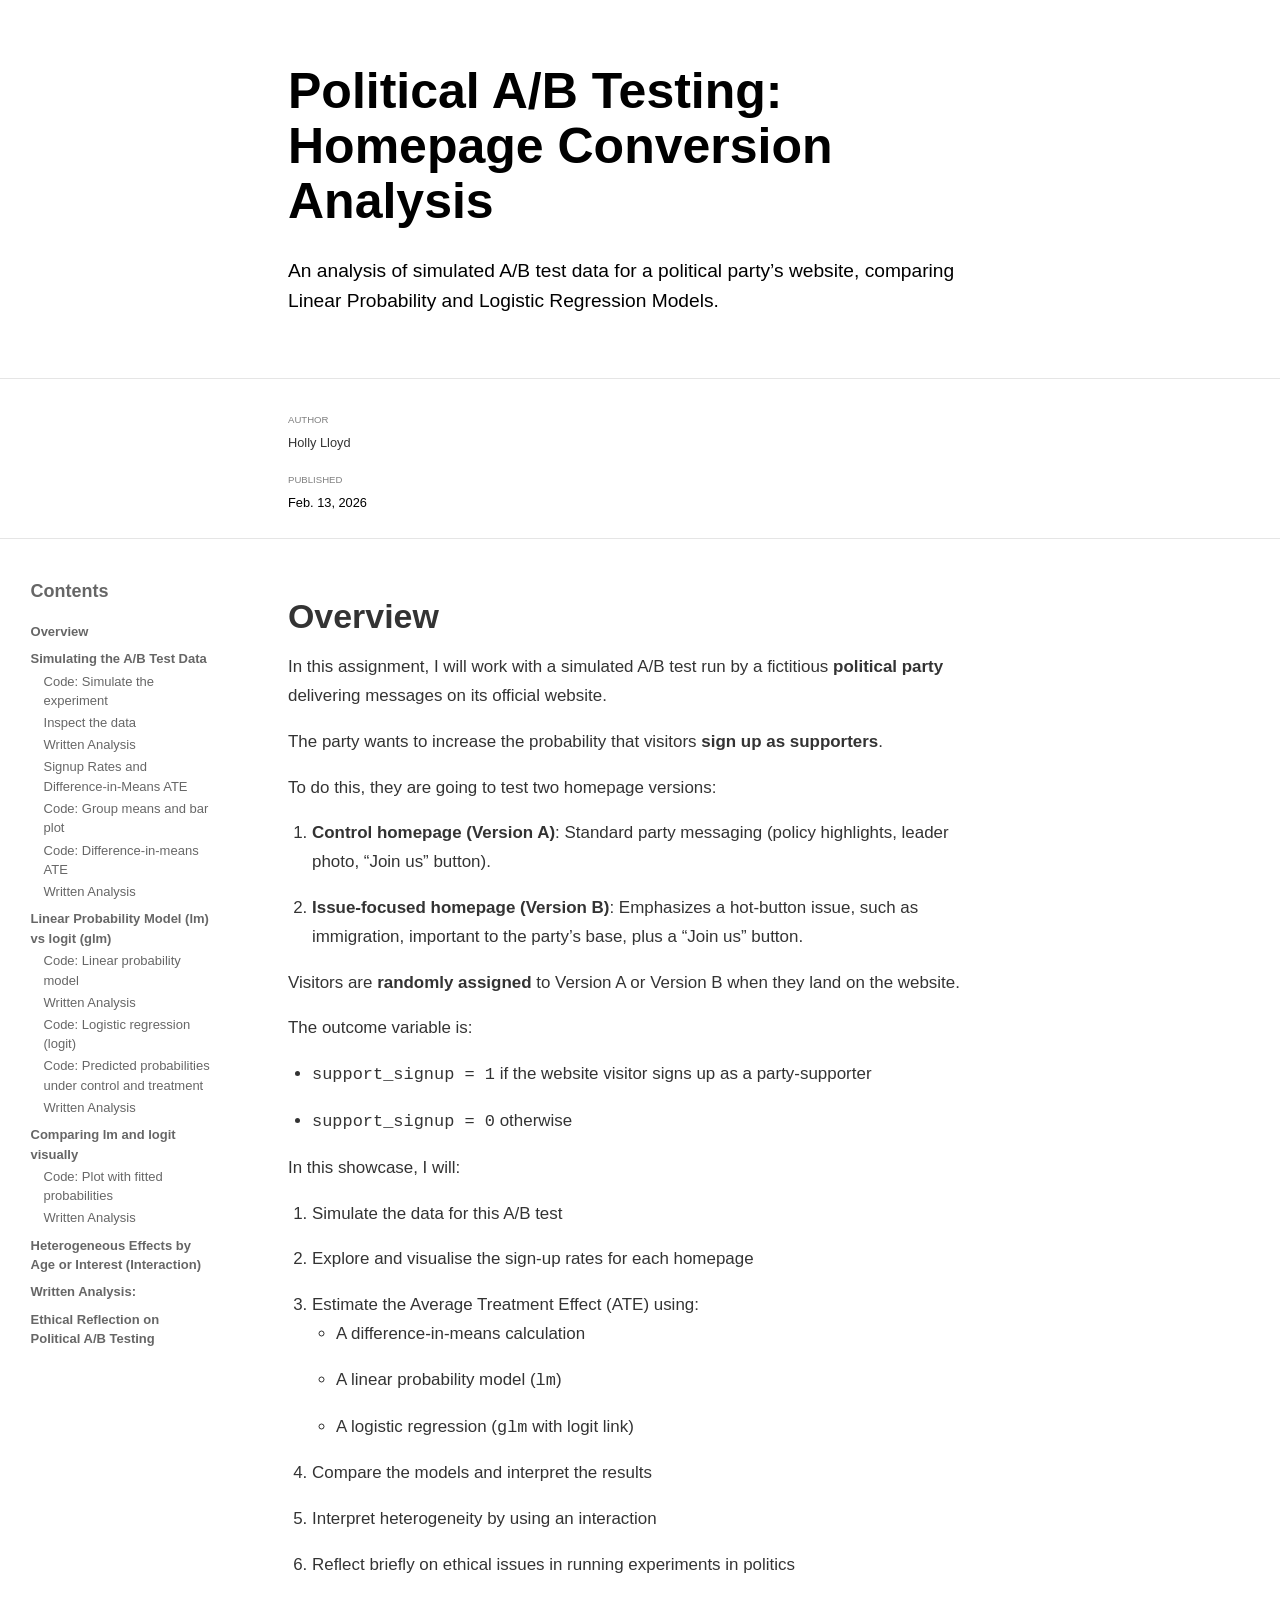
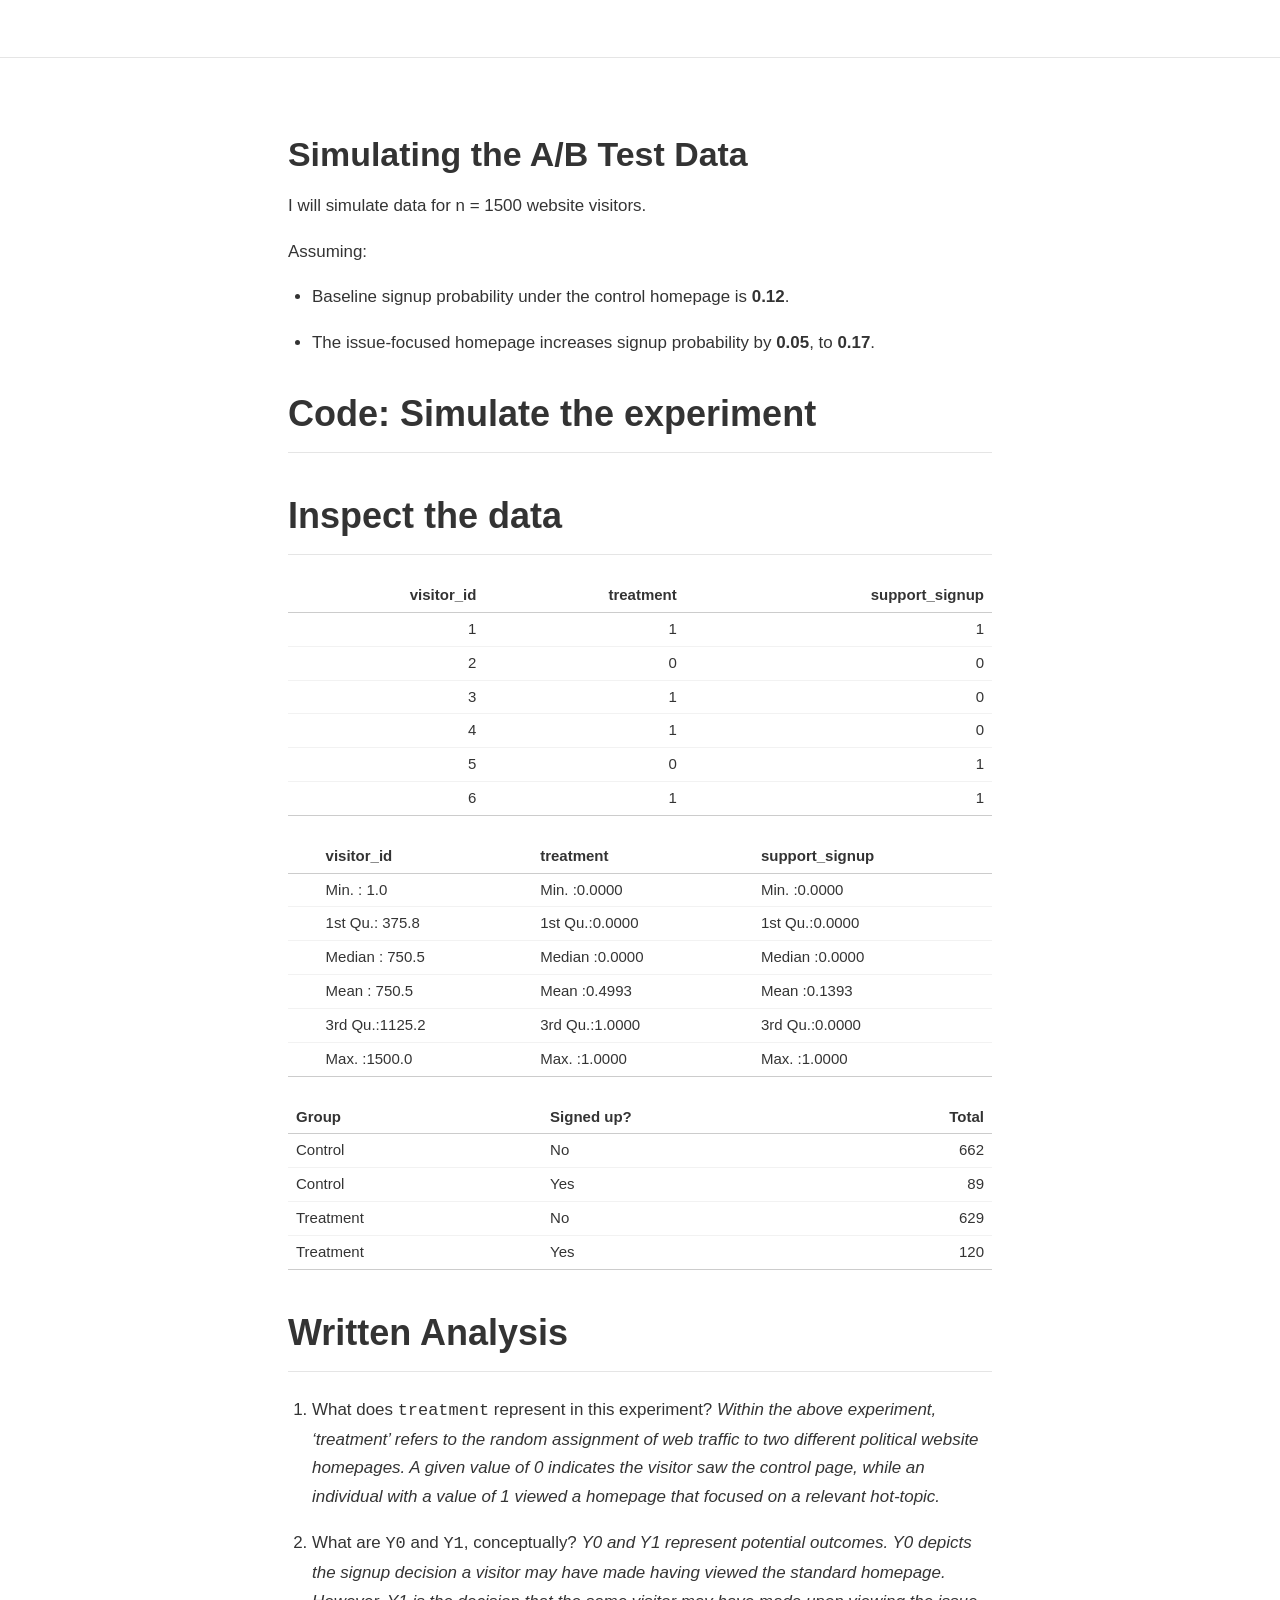
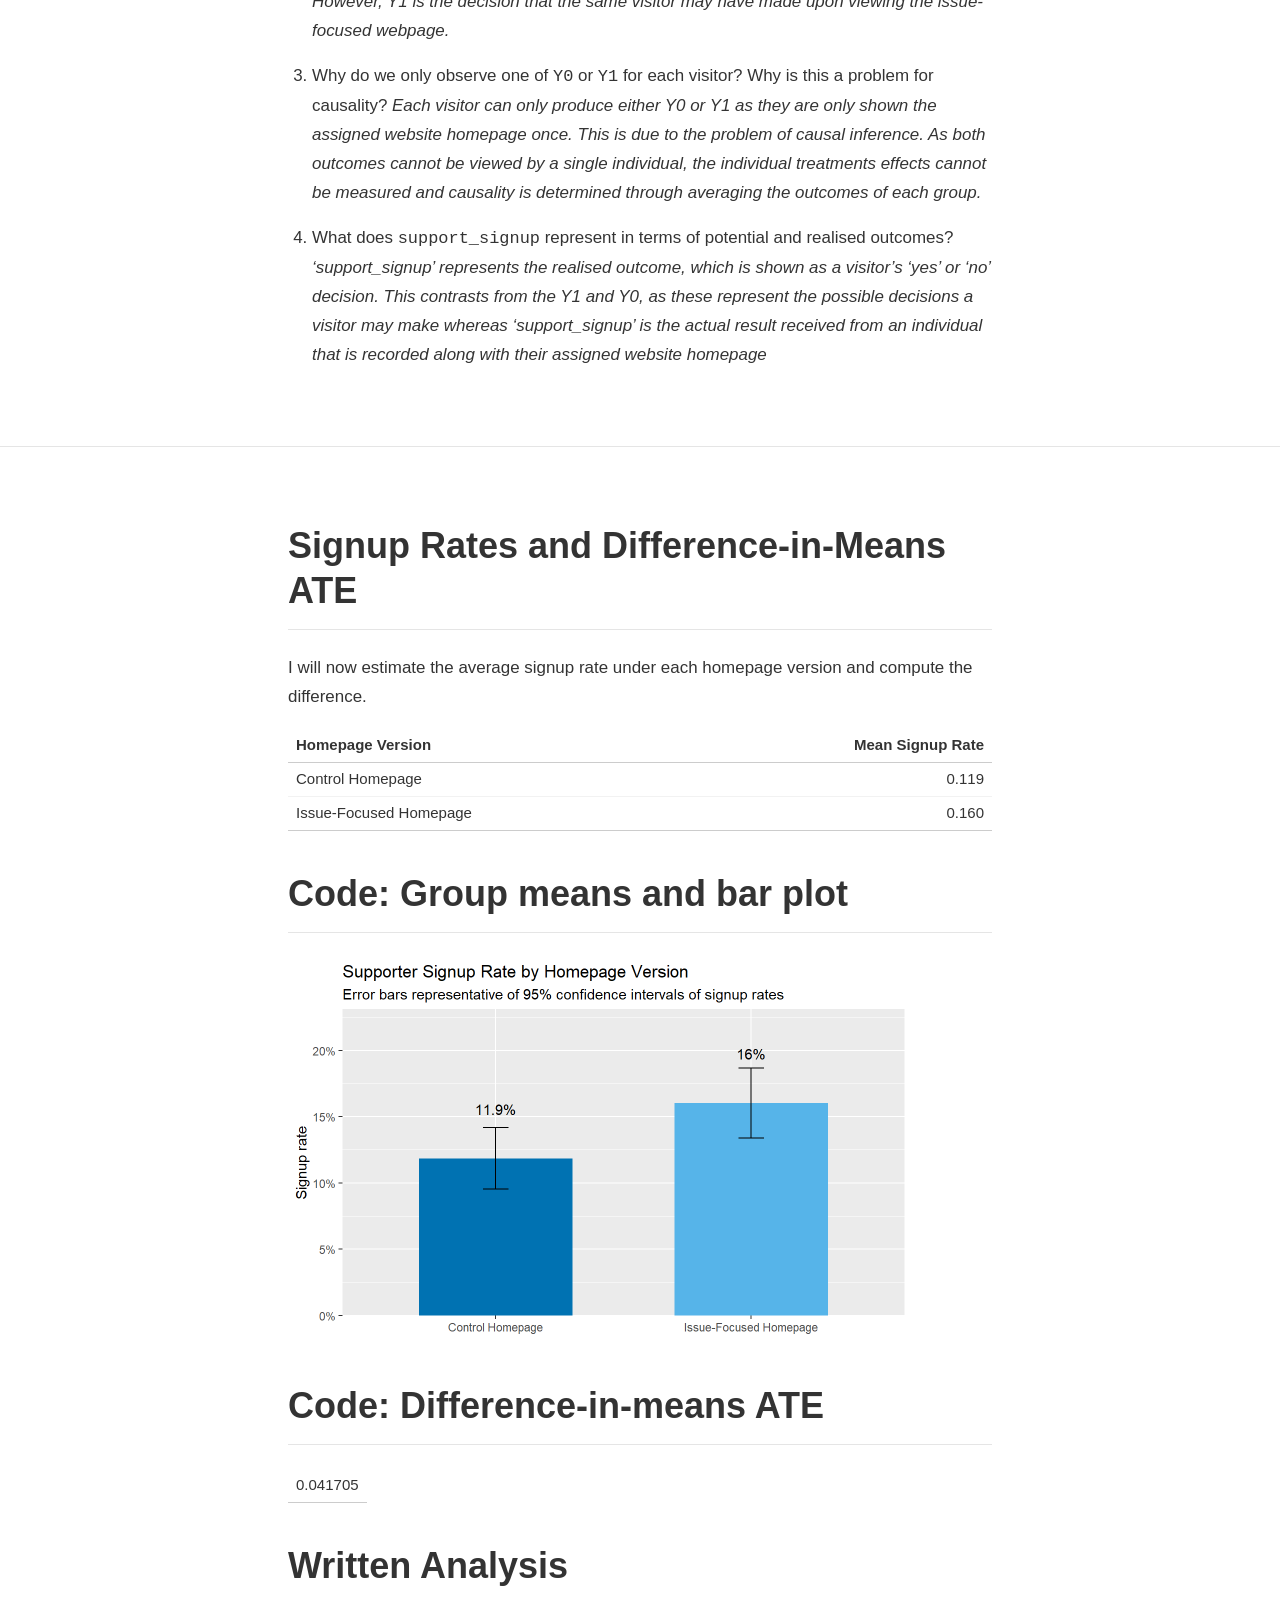
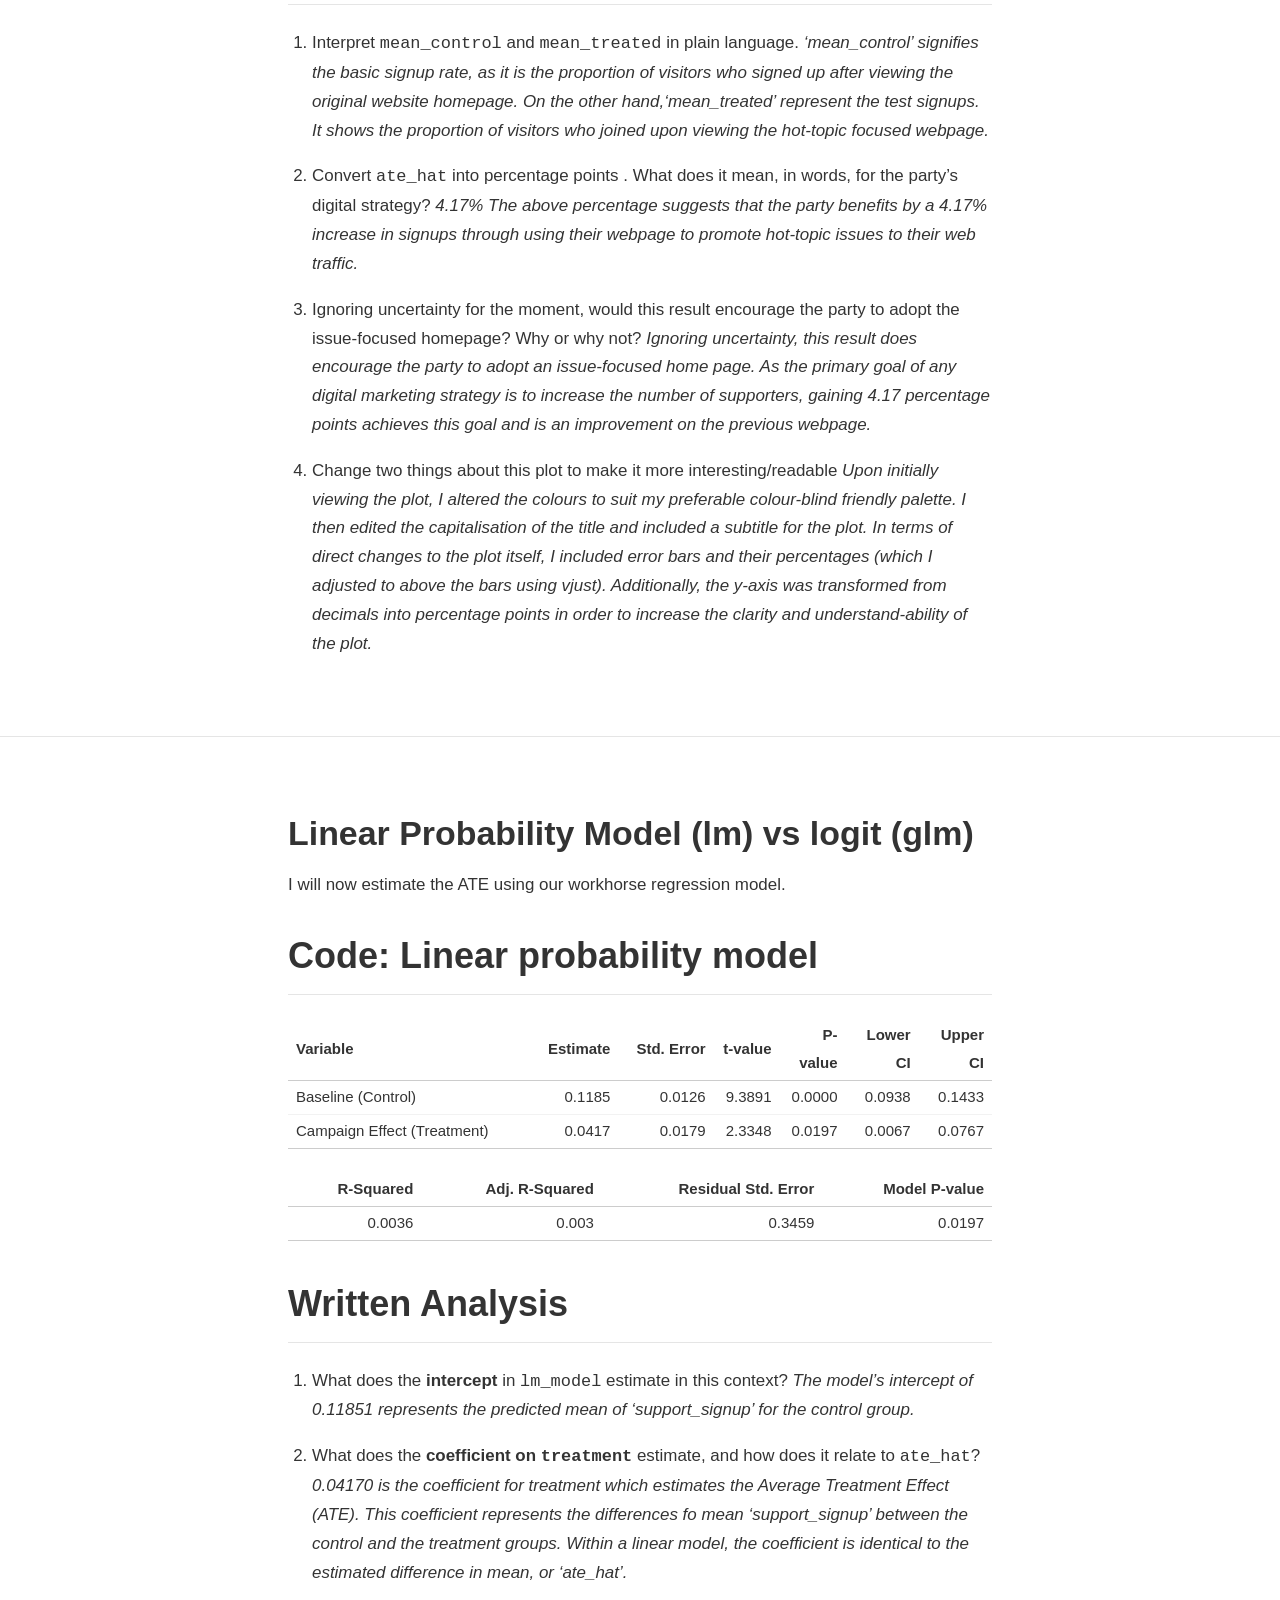
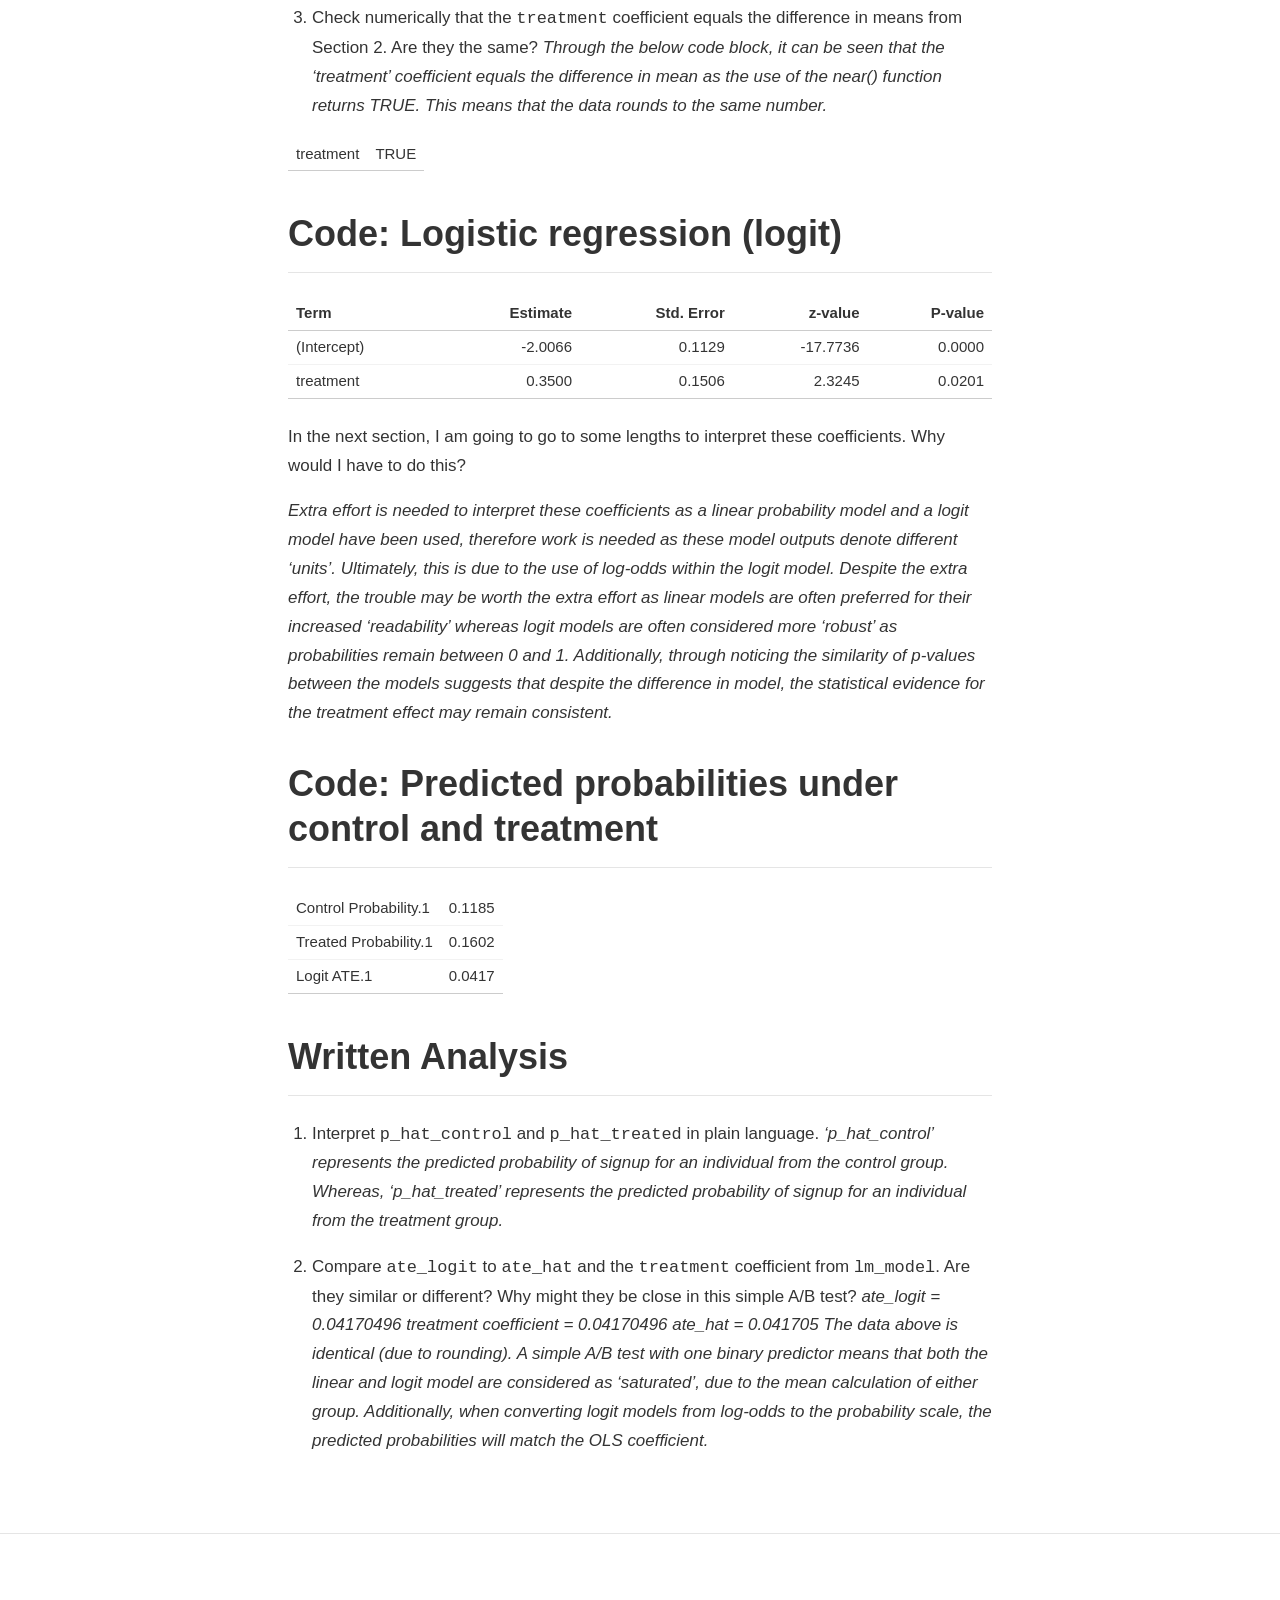
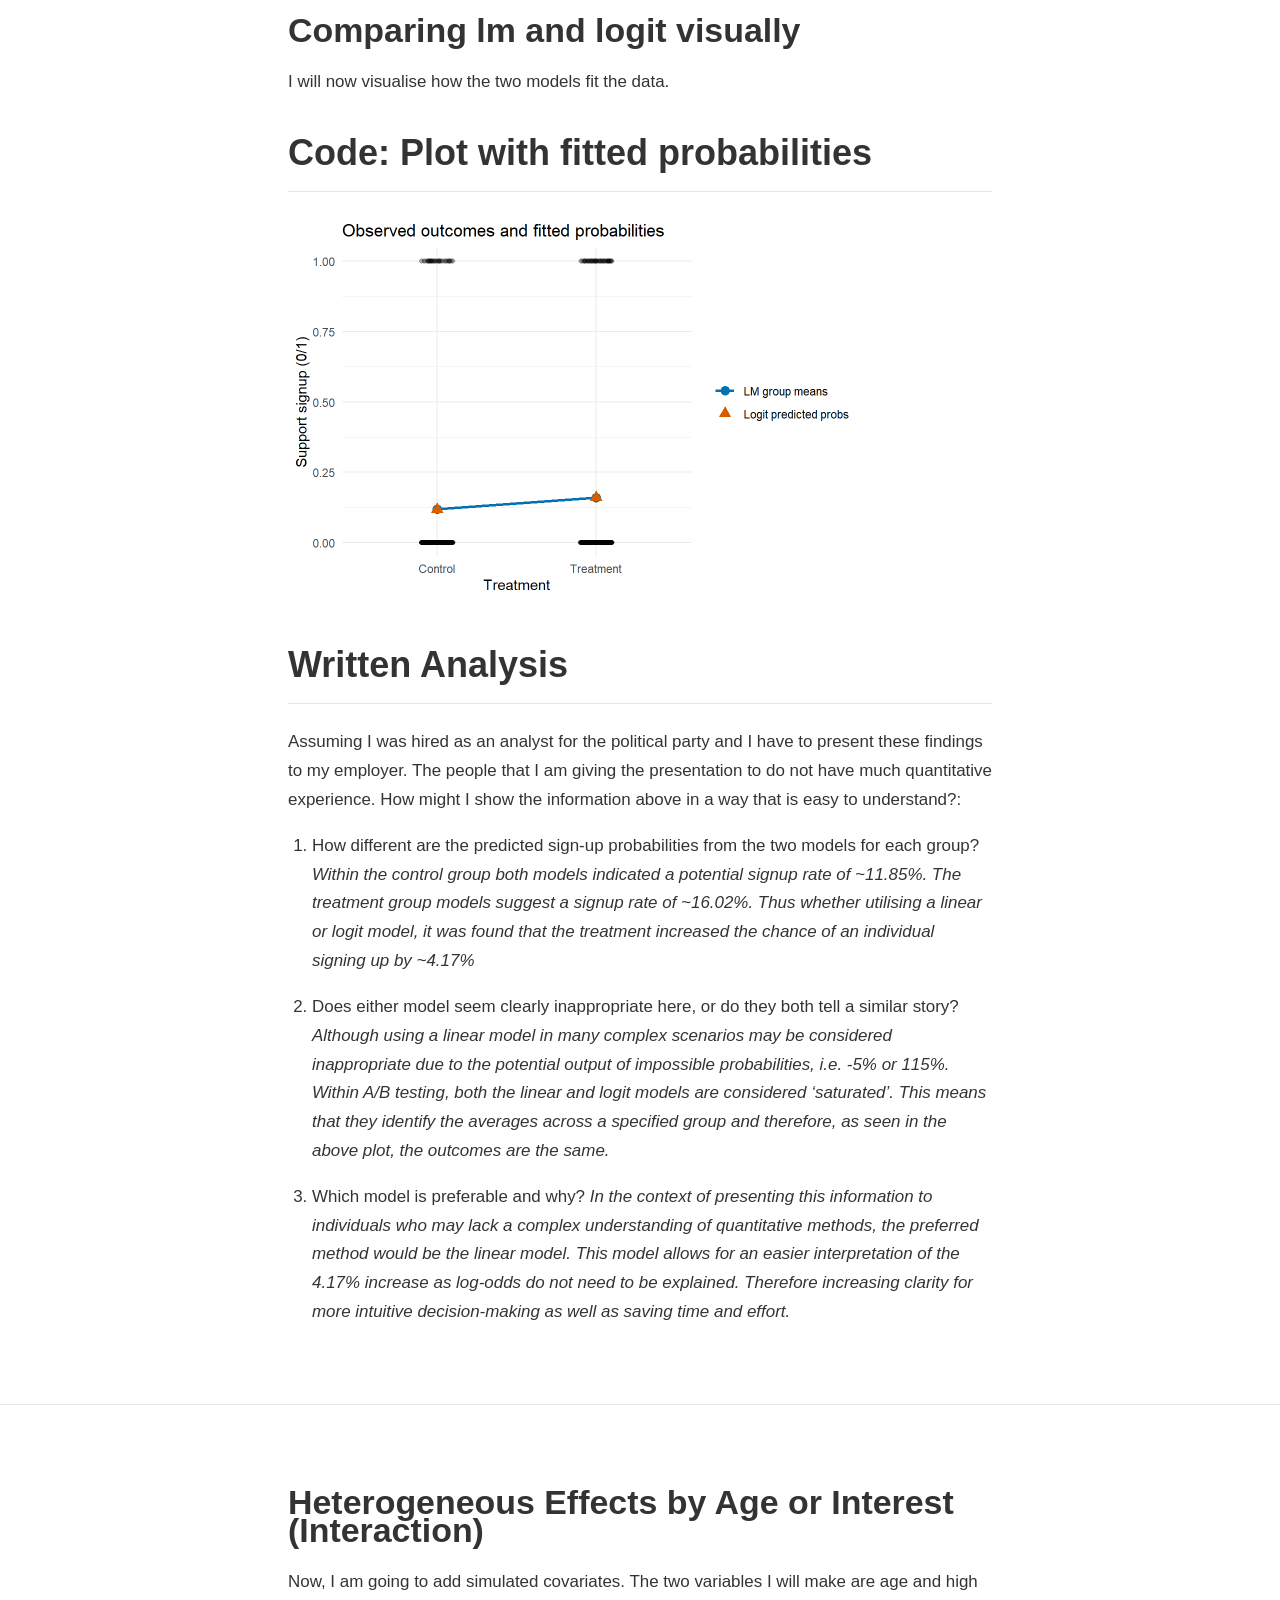
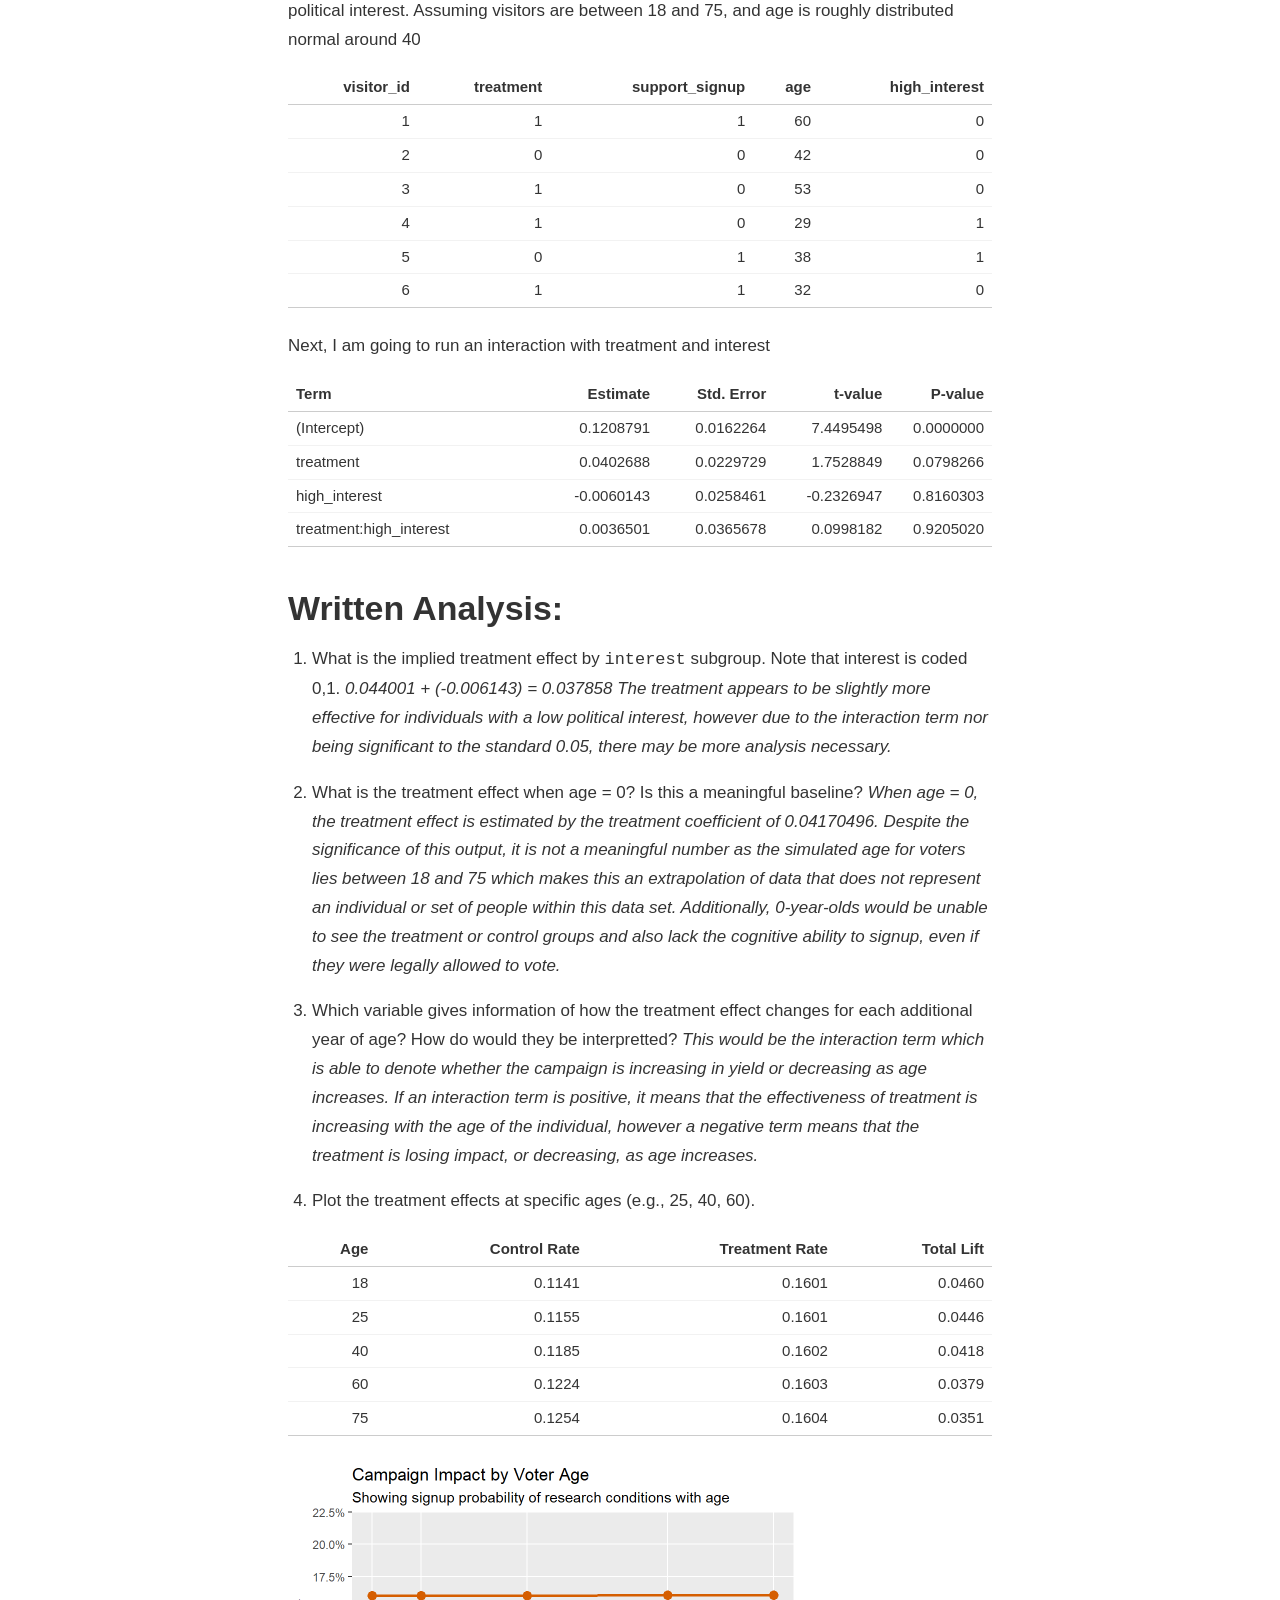
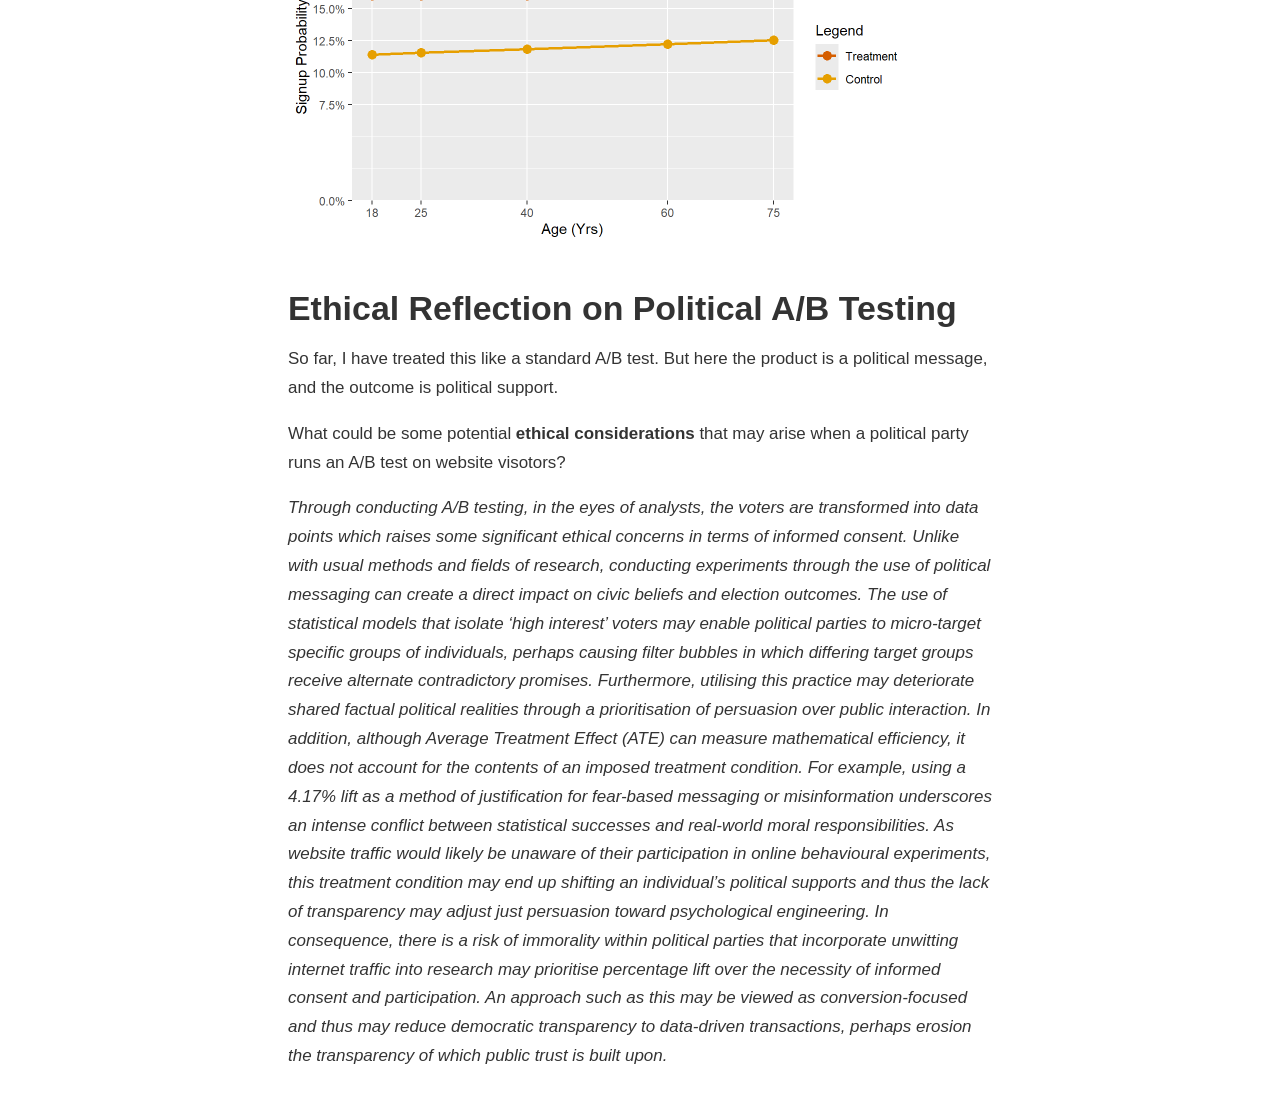
<file: _posts/2026-02-13-showcase/showcase.html>
<!DOCTYPE html>

<html xmlns="http://www.w3.org/1999/xhtml" lang="" xml:lang="">

<head>
  <meta charset="utf-8"/>
  <meta name="viewport" content="width=device-width, initial-scale=1"/>
  <meta http-equiv="X-UA-Compatible" content="IE=Edge,chrome=1"/>
  <meta name="generator" content="distill" />

  <style type="text/css">
  /* Hide doc at startup (prevent jankiness while JS renders/transforms) */
  body {
    visibility: hidden;
  }
  </style>

 <!--radix_placeholder_import_source-->
 <!--/radix_placeholder_import_source-->

<style type="text/css">code{white-space: pre;}</style>
<style type="text/css" data-origin="pandoc">
html { -webkit-text-size-adjust: 100%; }
pre > code.sourceCode { white-space: pre; position: relative; }
pre > code.sourceCode > span { display: inline-block; line-height: 1.25; }
pre > code.sourceCode > span:empty { height: 1.2em; }
.sourceCode { overflow: visible; }
code.sourceCode > span { color: inherit; text-decoration: inherit; }
div.sourceCode { margin: 1em 0; }
pre.sourceCode { margin: 0; }
@media screen {
div.sourceCode { overflow: auto; }
}
@media print {
pre > code.sourceCode { white-space: pre-wrap; }
pre > code.sourceCode > span { text-indent: -5em; padding-left: 5em; }
}
pre.numberSource code
  { counter-reset: source-line 0; }
pre.numberSource code > span
  { position: relative; left: -4em; counter-increment: source-line; }
pre.numberSource code > span > a:first-child::before
  { content: counter(source-line);
    position: relative; left: -1em; text-align: right; vertical-align: baseline;
    border: none; display: inline-block;
    -webkit-touch-callout: none; -webkit-user-select: none;
    -khtml-user-select: none; -moz-user-select: none;
    -ms-user-select: none; user-select: none;
    padding: 0 4px; width: 4em;
    color: #aaaaaa;
  }
pre.numberSource { margin-left: 3em; border-left: 1px solid #aaaaaa;  padding-left: 4px; }
div.sourceCode
  { color: #00769e; background-color: #f1f3f5; }
@media screen {
pre > code.sourceCode > span > a:first-child::before { text-decoration: underline; }
}
code span { color: #00769e; } /* Normal */
code span.al { color: #ad0000; } /* Alert */
code span.an { color: #5e5e5e; } /* Annotation */
code span.at { color: #657422; } /* Attribute */
code span.bn { color: #ad0000; } /* BaseN */
code span.bu { } /* BuiltIn */
code span.cf { color: #00769e; } /* ControlFlow */
code span.ch { color: #20794d; } /* Char */
code span.cn { color: #8f5902; } /* Constant */
code span.co { color: #5e5e5e; } /* Comment */
code span.cv { color: #5e5e5e; font-style: italic; } /* CommentVar */
code span.do { color: #5e5e5e; font-style: italic; } /* Documentation */
code span.dt { color: #ad0000; } /* DataType */
code span.dv { color: #ad0000; } /* DecVal */
code span.er { color: #ad0000; } /* Error */
code span.ex { } /* Extension */
code span.fl { color: #ad0000; } /* Float */
code span.fu { color: #4758ab; } /* Function */
code span.im { } /* Import */
code span.in { color: #5e5e5e; } /* Information */
code span.kw { color: #00769e; } /* Keyword */
code span.op { color: #5e5e5e; } /* Operator */
code span.ot { color: #00769e; } /* Other */
code span.pp { color: #ad0000; } /* Preprocessor */
code span.sc { color: #5e5e5e; } /* SpecialChar */
code span.ss { color: #20794d; } /* SpecialString */
code span.st { color: #20794d; } /* String */
code span.va { color: #111111; } /* Variable */
code span.vs { color: #20794d; } /* VerbatimString */
code span.wa { color: #5e5e5e; font-style: italic; } /* Warning */
</style>


  <!--radix_placeholder_meta_tags-->
  <title>Political A/B Testing: Homepage Conversion Analysis</title>

  <meta property="description" itemprop="description" content="An analysis of simulated A/B test data for a political party&#39;s website, comparing Linear Probability and Logistic Regression Models."/>


  <!--  https://schema.org/Article -->
  <meta property="article:published" itemprop="datePublished" content="2026-02-13"/>
  <meta property="article:created" itemprop="dateCreated" content="2026-02-13"/>
  <meta name="article:author" content="Holly Lloyd"/>

  <!--  https://developers.facebook.com/docs/sharing/webmasters#markup -->
  <meta property="og:title" content="Political A/B Testing: Homepage Conversion Analysis"/>
  <meta property="og:type" content="article"/>
  <meta property="og:description" content="An analysis of simulated A/B test data for a political party&#39;s website, comparing Linear Probability and Logistic Regression Models."/>
  <meta property="og:locale" content="en_US"/>

  <!--  https://dev.twitter.com/cards/types/summary -->
  <meta property="twitter:card" content="summary"/>
  <meta property="twitter:title" content="Political A/B Testing: Homepage Conversion Analysis"/>
  <meta property="twitter:description" content="An analysis of simulated A/B test data for a political party&#39;s website, comparing Linear Probability and Logistic Regression Models."/>

  <!--/radix_placeholder_meta_tags-->
  <!--radix_placeholder_rmarkdown_metadata-->

  <script type="text/json" id="radix-rmarkdown-metadata">
  {"type":"list","attributes":{"names":{"type":"character","attributes":{},"value":["title","description","author","date","output"]}},"value":[{"type":"character","attributes":{},"value":["Political A/B Testing: Homepage Conversion Analysis"]},{"type":"character","attributes":{},"value":["An analysis of simulated A/B test data for a political party's website, comparing Linear Probability and Logistic Regression Models.\n"]},{"type":"list","attributes":{},"value":[{"type":"list","attributes":{"names":{"type":"character","attributes":{},"value":["name"]}},"value":[{"type":"character","attributes":{},"value":["Holly Lloyd"]}]}]},{"type":"character","attributes":{},"value":["2026-02-13"]},{"type":"list","attributes":{"names":{"type":"character","attributes":{},"value":["distill::distill_article"]}},"value":[{"type":"list","attributes":{"names":{"type":"character","attributes":{},"value":["toc","toc_depth","self_contained"]}},"value":[{"type":"logical","attributes":{},"value":[true]},{"type":"integer","attributes":{},"value":[2]},{"type":"logical","attributes":{},"value":[false]}]}]}]}
  </script>
  <!--/radix_placeholder_rmarkdown_metadata-->
  
  <script type="text/json" id="radix-resource-manifest">
  {"type":"character","attributes":{},"value":["showcase_files/anchor-4.2.2/anchor.min.js","showcase_files/bowser-1.9.3/bowser.min.js","showcase_files/distill-2.2.21/template.v2.js","showcase_files/figure-html5/group-means-plot-1.png","showcase_files/figure-html5/plot-fitted-1.png","showcase_files/figure-html5/unnamed-chunk-1-1.png","showcase_files/header-attrs-2.30/header-attrs.js","showcase_files/jquery-3.6.0/jquery-3.6.0.js","showcase_files/jquery-3.6.0/jquery-3.6.0.min.js","showcase_files/jquery-3.6.0/jquery-3.6.0.min.map","showcase_files/popper-2.6.0/popper.min.js","showcase_files/tippy-6.2.7/tippy-bundle.umd.min.js","showcase_files/tippy-6.2.7/tippy-light-border.css","showcase_files/tippy-6.2.7/tippy.css","showcase_files/tippy-6.2.7/tippy.umd.min.js","showcase_files/webcomponents-2.0.0/webcomponents.js"]}
  </script>
  <!--radix_placeholder_navigation_in_header-->
  <!--/radix_placeholder_navigation_in_header-->
  <!--radix_placeholder_distill-->

  <style type="text/css">

  body {
    background-color: white;
  }

  .pandoc-table {
    width: 100%;
  }

  .pandoc-table>caption {
    margin-bottom: 10px;
  }

  .pandoc-table th:not([align]) {
    text-align: left;
  }

  .pagedtable-footer {
    font-size: 15px;
  }

  d-byline .byline {
    grid-template-columns: 2fr 2fr;
  }

  d-byline .byline h3 {
    margin-block-start: 1.5em;
  }

  d-byline .byline .authors-affiliations h3 {
    margin-block-start: 0.5em;
  }

  .authors-affiliations .orcid-id {
    width: 16px;
    height:16px;
    margin-left: 4px;
    margin-right: 4px;
    vertical-align: middle;
    padding-bottom: 2px;
  }

  d-title .dt-tags {
    margin-top: 1em;
    grid-column: text;
  }

  .dt-tags .dt-tag {
    text-decoration: none;
    display: inline-block;
    color: rgba(0,0,0,0.6);
    padding: 0em 0.4em;
    margin-right: 0.5em;
    margin-bottom: 0.4em;
    font-size: 70%;
    border: 1px solid rgba(0,0,0,0.2);
    border-radius: 3px;
    text-transform: uppercase;
    font-weight: 500;
  }

  d-article table.gt_table td,
  d-article table.gt_table th {
    border-bottom: none;
    font-size: 100%;
  }

  .html-widget {
    margin-bottom: 2.0em;
  }

  .l-screen-inset {
    padding-right: 16px;
  }

  .l-screen .caption {
    margin-left: 10px;
  }

  .shaded {
    background: rgb(247, 247, 247);
    padding-top: 20px;
    padding-bottom: 20px;
    border-top: 1px solid rgba(0, 0, 0, 0.1);
    border-bottom: 1px solid rgba(0, 0, 0, 0.1);
  }

  .shaded .html-widget {
    margin-bottom: 0;
    border: 1px solid rgba(0, 0, 0, 0.1);
  }

  .shaded .shaded-content {
    background: white;
  }

  .text-output {
    margin-top: 0;
    line-height: 1.5em;
  }

  .hidden {
    display: none !important;
  }

  hr.section-separator {
    border: none;
    border-top: 1px solid rgba(0, 0, 0, 0.1);
    margin: 0px;
  }


  d-byline {
    border-top: none;
  }

  d-article {
    padding-top: 2.5rem;
    padding-bottom: 30px;
    border-top: none;
  }

  d-appendix {
    padding-top: 30px;
  }

  d-article>p>img {
    width: 100%;
  }

  d-article h2 {
    margin: 1rem 0 1.5rem 0;
  }

  d-article h3 {
    margin-top: 1.5rem;
  }

  d-article iframe {
    border: 1px solid rgba(0, 0, 0, 0.1);
    margin-bottom: 2.0em;
    width: 100%;
  }

  /* Tweak code blocks */

  d-article div.sourceCode code,
  d-article pre code {
    font-family: Consolas, Monaco, 'Andale Mono', 'Ubuntu Mono', monospace;
  }

  d-article pre,
  d-article div.sourceCode,
  d-article div.sourceCode pre {
    overflow: auto;
  }

  d-article div.sourceCode {
    background-color: white;
  }

  d-article div.sourceCode pre {
    padding-left: 10px;
    font-size: 12px;
    border-left: 2px solid rgba(0,0,0,0.1);
  }

  d-article pre {
    font-size: 12px;
    color: black;
    background: none;
    margin-top: 0;
    text-align: left;
    white-space: pre;
    word-spacing: normal;
    word-break: normal;
    word-wrap: normal;
    line-height: 1.5;

    -moz-tab-size: 4;
    -o-tab-size: 4;
    tab-size: 4;

    -webkit-hyphens: none;
    -moz-hyphens: none;
    -ms-hyphens: none;
    hyphens: none;
  }

  d-article pre a {
    border-bottom: none;
  }

  d-article pre a:hover {
    border-bottom: none;
    text-decoration: underline;
  }

  d-article details {
    grid-column: text;
    margin-bottom: 0.8em;
  }

  @media(min-width: 768px) {

  d-article pre,
  d-article div.sourceCode,
  d-article div.sourceCode pre {
    overflow: visible !important;
  }

  d-article div.sourceCode pre {
    padding-left: 18px;
    font-size: 14px;
  }

  /* tweak for Pandoc numbered line within distill */
  d-article pre.numberSource code > span {
      left: -2em;
  }

  d-article pre {
    font-size: 14px;
  }

  }

  figure img.external {
    background: white;
    border: 1px solid rgba(0, 0, 0, 0.1);
    box-shadow: 0 1px 8px rgba(0, 0, 0, 0.1);
    padding: 18px;
    box-sizing: border-box;
  }

  /* CSS for d-contents */

  .d-contents {
    grid-column: text;
    color: rgba(0,0,0,0.8);
    font-size: 0.9em;
    padding-bottom: 1em;
    margin-bottom: 1em;
    padding-bottom: 0.5em;
    margin-bottom: 1em;
    padding-left: 0.25em;
    justify-self: start;
  }

  @media(min-width: 1000px) {
    .d-contents.d-contents-float {
      height: 0;
      grid-column-start: 1;
      grid-column-end: 4;
      justify-self: center;
      padding-right: 3em;
      padding-left: 2em;
    }
  }

  .d-contents nav h3 {
    font-size: 18px;
    margin-top: 0;
    margin-bottom: 1em;
  }

  .d-contents li {
    list-style-type: none
  }

  .d-contents nav > ul {
    padding-left: 0;
  }

  .d-contents ul {
    padding-left: 1em
  }

  .d-contents nav ul li {
    margin-top: 0.6em;
    margin-bottom: 0.2em;
  }

  .d-contents nav a {
    font-size: 13px;
    border-bottom: none;
    text-decoration: none
    color: rgba(0, 0, 0, 0.8);
  }

  .d-contents nav a:hover {
    text-decoration: underline solid rgba(0, 0, 0, 0.6)
  }

  .d-contents nav > ul > li > a {
    font-weight: 600;
  }

  .d-contents nav > ul > li > ul {
    font-weight: inherit;
  }

  .d-contents nav > ul > li > ul > li {
    margin-top: 0.2em;
  }


  .d-contents nav ul {
    margin-top: 0;
    margin-bottom: 0.25em;
  }

  .d-article-with-toc h2:nth-child(2) {
    margin-top: 0;
  }


  /* Figure */

  .figure {
    position: relative;
    margin-bottom: 2.5em;
    margin-top: 1.5em;
  }

  .figure .caption {
    color: rgba(0, 0, 0, 0.6);
    font-size: 12px;
    line-height: 1.5em;
  }

  .figure img.external {
    background: white;
    border: 1px solid rgba(0, 0, 0, 0.1);
    box-shadow: 0 1px 8px rgba(0, 0, 0, 0.1);
    padding: 18px;
    box-sizing: border-box;
  }

  .figure .caption a {
    color: rgba(0, 0, 0, 0.6);
  }

  .figure .caption b,
  .figure .caption strong, {
    font-weight: 600;
    color: rgba(0, 0, 0, 1.0);
  }

  /* Citations */

  d-article .citation {
    color: inherit;
    cursor: inherit;
  }

  div.hanging-indent{
    margin-left: 1em; text-indent: -1em;
  }

  /* Citation hover box */

  .tippy-box[data-theme~=light-border] {
    background-color: rgba(250, 250, 250, 0.95);
  }

  .tippy-content > p {
    margin-bottom: 0;
    padding: 2px;
  }


  /* Tweak 1000px media break to show more text */

  @media(min-width: 1000px) {
    .base-grid,
    distill-header,
    d-title,
    d-abstract,
    d-article,
    d-appendix,
    distill-appendix,
    d-byline,
    d-footnote-list,
    d-citation-list,
    distill-footer {
      grid-template-columns: [screen-start] 1fr [page-start kicker-start] 80px [middle-start] 50px [text-start kicker-end] 65px 65px 65px 65px 65px 65px 65px 65px [text-end gutter-start] 65px [middle-end] 65px [page-end gutter-end] 1fr [screen-end];
      grid-column-gap: 16px;
    }

    .grid {
      grid-column-gap: 16px;
    }

    d-article {
      font-size: 1.06rem;
      line-height: 1.7em;
    }
    figure .caption, .figure .caption, figure figcaption {
      font-size: 13px;
    }
  }

  @media(min-width: 1180px) {
    .base-grid,
    distill-header,
    d-title,
    d-abstract,
    d-article,
    d-appendix,
    distill-appendix,
    d-byline,
    d-footnote-list,
    d-citation-list,
    distill-footer {
      grid-template-columns: [screen-start] 1fr [page-start kicker-start] 60px [middle-start] 60px [text-start kicker-end] 60px 60px 60px 60px 60px 60px 60px 60px [text-end gutter-start] 60px [middle-end] 60px [page-end gutter-end] 1fr [screen-end];
      grid-column-gap: 32px;
    }

    .grid {
      grid-column-gap: 32px;
    }
  }


  /* Get the citation styles for the appendix (not auto-injected on render since
     we do our own rendering of the citation appendix) */

  d-appendix .citation-appendix,
  .d-appendix .citation-appendix {
    font-size: 11px;
    line-height: 15px;
    border-left: 1px solid rgba(0, 0, 0, 0.1);
    padding-left: 18px;
    border: 1px solid rgba(0,0,0,0.1);
    background: rgba(0, 0, 0, 0.02);
    padding: 10px 18px;
    border-radius: 3px;
    color: rgba(150, 150, 150, 1);
    overflow: hidden;
    margin-top: -12px;
    white-space: pre-wrap;
    word-wrap: break-word;
  }

  /* Include appendix styles here so they can be overridden */

  d-appendix {
    contain: layout style;
    font-size: 0.8em;
    line-height: 1.7em;
    margin-top: 60px;
    margin-bottom: 0;
    border-top: 1px solid rgba(0, 0, 0, 0.1);
    color: rgba(0,0,0,0.5);
    padding-top: 60px;
    padding-bottom: 48px;
  }

  d-appendix h3 {
    grid-column: page-start / text-start;
    font-size: 15px;
    font-weight: 500;
    margin-top: 1em;
    margin-bottom: 0;
    color: rgba(0,0,0,0.65);
  }

  d-appendix h3 + * {
    margin-top: 1em;
  }

  d-appendix ol {
    padding: 0 0 0 15px;
  }

  @media (min-width: 768px) {
    d-appendix ol {
      padding: 0 0 0 30px;
      margin-left: -30px;
    }
  }

  d-appendix li {
    margin-bottom: 1em;
  }

  d-appendix a {
    color: rgba(0, 0, 0, 0.6);
  }

  d-appendix > * {
    grid-column: text;
  }

  d-appendix > d-footnote-list,
  d-appendix > d-citation-list,
  d-appendix > distill-appendix {
    grid-column: screen;
  }

  /* Include footnote styles here so they can be overridden */

  d-footnote-list {
    contain: layout style;
  }

  d-footnote-list > * {
    grid-column: text;
  }

  d-footnote-list a.footnote-backlink {
    color: rgba(0,0,0,0.3);
    padding-left: 0.5em;
  }



  /* Anchor.js */

  .anchorjs-link {
    /*transition: all .25s linear; */
    text-decoration: none;
    border-bottom: none;
  }
  *:hover > .anchorjs-link {
    margin-left: -1.125em !important;
    text-decoration: none;
    border-bottom: none;
  }

  /* Social footer */

  .social_footer {
    margin-top: 30px;
    margin-bottom: 0;
    color: rgba(0,0,0,0.67);
  }

  .disqus-comments {
    margin-right: 30px;
  }

  .disqus-comment-count {
    border-bottom: 1px solid rgba(0, 0, 0, 0.4);
    cursor: pointer;
  }

  #disqus_thread {
    margin-top: 30px;
  }

  .article-sharing a {
    border-bottom: none;
    margin-right: 8px;
  }

  .article-sharing a:hover {
    border-bottom: none;
  }

  .sidebar-section.subscribe {
    font-size: 12px;
    line-height: 1.6em;
  }

  .subscribe p {
    margin-bottom: 0.5em;
  }


  .article-footer .subscribe {
    font-size: 15px;
    margin-top: 45px;
  }


  .sidebar-section.custom {
    font-size: 12px;
    line-height: 1.6em;
  }

  .custom p {
    margin-bottom: 0.5em;
  }

  /* Styles for listing layout (hide title) */
  .layout-listing d-title, .layout-listing .d-title {
    display: none;
  }

  /* Styles for posts lists (not auto-injected) */


  .posts-with-sidebar {
    padding-left: 45px;
    padding-right: 45px;
  }

  .posts-list .description h2,
  .posts-list .description p {
    font-family: -apple-system, BlinkMacSystemFont, "Segoe UI", Roboto, Oxygen, Ubuntu, Cantarell, "Fira Sans", "Droid Sans", "Helvetica Neue", Arial, sans-serif;
  }

  .posts-list .description h2 {
    font-weight: 700;
    border-bottom: none;
    padding-bottom: 0;
  }

  .posts-list h2.post-tag {
    border-bottom: 1px solid rgba(0, 0, 0, 0.2);
    padding-bottom: 12px;
  }
  .posts-list {
    margin-top: 60px;
    margin-bottom: 24px;
  }

  .posts-list .post-preview {
    text-decoration: none;
    overflow: hidden;
    display: block;
    border-bottom: 1px solid rgba(0, 0, 0, 0.1);
    padding: 24px 0;
  }

  .post-preview-last {
    border-bottom: none !important;
  }

  .posts-list .posts-list-caption {
    grid-column: screen;
    font-weight: 400;
  }

  .posts-list .post-preview h2 {
    margin: 0 0 6px 0;
    line-height: 1.2em;
    font-style: normal;
    font-size: 24px;
  }

  .posts-list .post-preview p {
    margin: 0 0 12px 0;
    line-height: 1.4em;
    font-size: 16px;
  }

  .posts-list .post-preview .thumbnail {
    box-sizing: border-box;
    margin-bottom: 24px;
    position: relative;
    max-width: 500px;
  }
  .posts-list .post-preview img {
    width: 100%;
    display: block;
  }

  .posts-list .metadata {
    font-size: 12px;
    line-height: 1.4em;
    margin-bottom: 18px;
  }

  .posts-list .metadata > * {
    display: inline-block;
  }

  .posts-list .metadata .publishedDate {
    margin-right: 2em;
  }

  .posts-list .metadata .dt-authors {
    display: block;
    margin-top: 0.3em;
    margin-right: 2em;
  }

  .posts-list .dt-tags {
    display: block;
    line-height: 1em;
  }

  .posts-list .dt-tags .dt-tag {
    display: inline-block;
    color: rgba(0,0,0,0.6);
    padding: 0.3em 0.4em;
    margin-right: 0.2em;
    margin-bottom: 0.4em;
    font-size: 60%;
    border: 1px solid rgba(0,0,0,0.2);
    border-radius: 3px;
    text-transform: uppercase;
    font-weight: 500;
  }

  .posts-list img {
    opacity: 1;
  }

  .posts-list img[data-src] {
    opacity: 0;
  }

  .posts-more {
    clear: both;
  }


  .posts-sidebar {
    font-size: 16px;
  }

  .posts-sidebar h3 {
    font-size: 16px;
    margin-top: 0;
    margin-bottom: 0.5em;
    font-weight: 400;
    text-transform: uppercase;
  }

  .sidebar-section {
    margin-bottom: 30px;
  }

  .categories ul {
    list-style-type: none;
    margin: 0;
    padding: 0;
  }

  .categories li {
    color: rgba(0, 0, 0, 0.8);
    margin-bottom: 0;
  }

  .categories li>a {
    border-bottom: none;
  }

  .categories li>a:hover {
    border-bottom: 1px solid rgba(0, 0, 0, 0.4);
  }

  .categories .active {
    font-weight: 600;
  }

  .categories .category-count {
    color: rgba(0, 0, 0, 0.4);
  }


  @media(min-width: 768px) {
    .posts-list .post-preview h2 {
      font-size: 26px;
    }
    .posts-list .post-preview .thumbnail {
      float: right;
      width: 30%;
      margin-bottom: 0;
    }
    .posts-list .post-preview .description {
      float: left;
      width: 45%;
    }
    .posts-list .post-preview .metadata {
      float: left;
      width: 20%;
      margin-top: 8px;
    }
    .posts-list .post-preview p {
      margin: 0 0 12px 0;
      line-height: 1.5em;
      font-size: 16px;
    }
    .posts-with-sidebar .posts-list {
      float: left;
      width: 75%;
    }
    .posts-with-sidebar .posts-sidebar {
      float: right;
      width: 20%;
      margin-top: 60px;
      padding-top: 24px;
      padding-bottom: 24px;
    }
  }


  /* Improve display for browsers without grid (IE/Edge <= 15) */

  .downlevel {
    line-height: 1.6em;
    font-family: -apple-system, BlinkMacSystemFont, "Segoe UI", Roboto, Oxygen, Ubuntu, Cantarell, "Fira Sans", "Droid Sans", "Helvetica Neue", Arial, sans-serif;
    margin: 0;
  }

  .downlevel .d-title {
    padding-top: 6rem;
    padding-bottom: 1.5rem;
  }

  .downlevel .d-title h1 {
    font-size: 50px;
    font-weight: 700;
    line-height: 1.1em;
    margin: 0 0 0.5rem;
  }

  .downlevel .d-title p {
    font-weight: 300;
    font-size: 1.2rem;
    line-height: 1.55em;
    margin-top: 0;
  }

  .downlevel .d-byline {
    padding-top: 0.8em;
    padding-bottom: 0.8em;
    font-size: 0.8rem;
    line-height: 1.8em;
  }

  .downlevel .section-separator {
    border: none;
    border-top: 1px solid rgba(0, 0, 0, 0.1);
  }

  .downlevel .d-article {
    font-size: 1.06rem;
    line-height: 1.7em;
    padding-top: 1rem;
    padding-bottom: 2rem;
  }


  .downlevel .d-appendix {
    padding-left: 0;
    padding-right: 0;
    max-width: none;
    font-size: 0.8em;
    line-height: 1.7em;
    margin-bottom: 0;
    color: rgba(0,0,0,0.5);
    padding-top: 40px;
    padding-bottom: 48px;
  }

  .downlevel .footnotes ol {
    padding-left: 13px;
  }

  .downlevel .base-grid,
  .downlevel .distill-header,
  .downlevel .d-title,
  .downlevel .d-abstract,
  .downlevel .d-article,
  .downlevel .d-appendix,
  .downlevel .distill-appendix,
  .downlevel .d-byline,
  .downlevel .d-footnote-list,
  .downlevel .d-citation-list,
  .downlevel .distill-footer,
  .downlevel .appendix-bottom,
  .downlevel .posts-container {
    padding-left: 40px;
    padding-right: 40px;
  }

  @media(min-width: 768px) {
    .downlevel .base-grid,
    .downlevel .distill-header,
    .downlevel .d-title,
    .downlevel .d-abstract,
    .downlevel .d-article,
    .downlevel .d-appendix,
    .downlevel .distill-appendix,
    .downlevel .d-byline,
    .downlevel .d-footnote-list,
    .downlevel .d-citation-list,
    .downlevel .distill-footer,
    .downlevel .appendix-bottom,
    .downlevel .posts-container {
    padding-left: 150px;
    padding-right: 150px;
    max-width: 900px;
  }
  }

  .downlevel pre code {
    display: block;
    border-left: 2px solid rgba(0, 0, 0, .1);
    padding: 0 0 0 20px;
    font-size: 14px;
  }

  .downlevel code, .downlevel pre {
    color: black;
    background: none;
    font-family: Consolas, Monaco, 'Andale Mono', 'Ubuntu Mono', monospace;
    text-align: left;
    white-space: pre;
    word-spacing: normal;
    word-break: normal;
    word-wrap: normal;
    line-height: 1.5;

    -moz-tab-size: 4;
    -o-tab-size: 4;
    tab-size: 4;

    -webkit-hyphens: none;
    -moz-hyphens: none;
    -ms-hyphens: none;
    hyphens: none;
  }

  .downlevel .posts-list .post-preview {
    color: inherit;
  }



  </style>

  <script type="application/javascript">

  function is_downlevel_browser() {
    if (bowser.isUnsupportedBrowser({ msie: "12", msedge: "16"},
                                   window.navigator.userAgent)) {
      return true;
    } else {
      return window.load_distill_framework === undefined;
    }
  }

  // show body when load is complete
  function on_load_complete() {

    // add anchors
    if (window.anchors) {
      window.anchors.options.placement = 'left';
      window.anchors.add('d-article > h2, d-article > h3, d-article > h4, d-article > h5');
    }


    // set body to visible
    document.body.style.visibility = 'visible';

    // force redraw for leaflet widgets
    if (window.HTMLWidgets) {
      var maps = window.HTMLWidgets.findAll(".leaflet");
      $.each(maps, function(i, el) {
        var map = this.getMap();
        map.invalidateSize();
        map.eachLayer(function(layer) {
          if (layer instanceof L.TileLayer)
            layer.redraw();
        });
      });
    }

    // trigger 'shown' so htmlwidgets resize
    $('d-article').trigger('shown');
  }

  function init_distill() {

    init_common();

    // create front matter
    var front_matter = $('<d-front-matter></d-front-matter>');
    $('#distill-front-matter').wrap(front_matter);

    // create d-title
    $('.d-title').changeElementType('d-title');

    // separator
    var separator = '<hr class="section-separator" style="clear: both"/>';
    // prepend separator above appendix
    $('.d-byline').before(separator);
    $('.d-article').before(separator);

    // create d-byline
    var byline = $('<d-byline></d-byline>');
    $('.d-byline').replaceWith(byline);

    // create d-article
    var article = $('<d-article></d-article>');
    $('.d-article').wrap(article).children().unwrap();

    // move posts container into article
    $('.posts-container').appendTo($('d-article'));

    // create d-appendix
    $('.d-appendix').changeElementType('d-appendix');

    // flag indicating that we have appendix items
    var appendix = $('.appendix-bottom').children('h3').length > 0;

    // replace footnotes with <d-footnote>
    $('.footnote-ref').each(function(i, val) {
      appendix = true;
      var href = $(this).attr('href');
      var id = href.replace('#', '');
      var fn = $('#' + id);
      var fn_p = $('#' + id + '>p');
      fn_p.find('.footnote-back').remove();
      var text = fn_p.html();
      var dtfn = $('<d-footnote></d-footnote>');
      dtfn.html(text);
      $(this).replaceWith(dtfn);
    });
    // remove footnotes
    $('.footnotes').remove();

    // move refs into #references-listing
    $('#references-listing').replaceWith($('#refs'));

    $('h1.appendix, h2.appendix').each(function(i, val) {
      $(this).changeElementType('h3');
    });
    $('h3.appendix').each(function(i, val) {
      var id = $(this).attr('id');
      $('.d-contents a[href="#' + id + '"]').parent().remove();
      appendix = true;
      $(this).nextUntil($('h1, h2, h3')).addBack().appendTo($('d-appendix'));
    });

    // show d-appendix if we have appendix content
    $("d-appendix").css('display', appendix ? 'grid' : 'none');

    // localize layout chunks to just output
    $('.layout-chunk').each(function(i, val) {

      // capture layout
      var layout = $(this).attr('data-layout');

      // apply layout to markdown level block elements
      var elements = $(this).children().not('details, div.sourceCode, pre, script');
      elements.each(function(i, el) {
        var layout_div = $('<div class="' + layout + '"></div>');
        if (layout_div.hasClass('shaded')) {
          var shaded_content = $('<div class="shaded-content"></div>');
          $(this).wrap(shaded_content);
          $(this).parent().wrap(layout_div);
        } else {
          $(this).wrap(layout_div);
        }
      });


      // unwrap the layout-chunk div
      $(this).children().unwrap();
    });

    // remove code block used to force  highlighting css
    $('.distill-force-highlighting-css').parent().remove();

    // remove empty line numbers inserted by pandoc when using a
    // custom syntax highlighting theme, except when numbering line
    // in code chunk
    $('pre:not(.numberLines) code.sourceCode a:empty').remove();

    // load distill framework
    load_distill_framework();

    // wait for window.distillRunlevel == 4 to do post processing
    function distill_post_process() {

      if (!window.distillRunlevel || window.distillRunlevel < 4)
        return;

      // hide author/affiliations entirely if we have no authors
      var front_matter = JSON.parse($("#distill-front-matter").html());
      var have_authors = front_matter.authors && front_matter.authors.length > 0;
      if (!have_authors)
        $('d-byline').addClass('hidden');

      // article with toc class
      $('.d-contents').parent().addClass('d-article-with-toc');

      // strip links that point to #
      $('.authors-affiliations').find('a[href="#"]').removeAttr('href');

      // add orcid ids
      $('.authors-affiliations').find('.author').each(function(i, el) {
        var orcid_id = front_matter.authors[i].orcidID;
        var author_name = front_matter.authors[i].author
        if (orcid_id) {
          var a = $('<a></a>');
          a.attr('href', 'https://orcid.org/' + orcid_id);
          var img = $('<img></img>');
          img.addClass('orcid-id');
          img.attr('alt', author_name ? 'ORCID ID for ' + author_name : 'ORCID ID');
          img.attr('src','[data-uri]');
          a.append(img);
          $(this).append(a);
        }
      });

      // hide elements of author/affiliations grid that have no value
      function hide_byline_column(caption) {
        $('d-byline').find('h3:contains("' + caption + '")').parent().css('visibility', 'hidden');
      }

      // affiliations
      var have_affiliations = false;
      for (var i = 0; i<front_matter.authors.length; ++i) {
        var author = front_matter.authors[i];
        if (author.affiliation !== "&nbsp;") {
          have_affiliations = true;
          break;
        }
      }
      if (!have_affiliations)
        $('d-byline').find('h3:contains("Affiliations")').css('visibility', 'hidden');

      // published date
      if (!front_matter.publishedDate)
        hide_byline_column("Published");

      // document object identifier
      var doi = $('d-byline').find('h3:contains("DOI")');
      var doi_p = doi.next().empty();
      if (!front_matter.doi) {
        // if we have a citation and valid citationText then link to that
        if ($('#citation').length > 0 && front_matter.citationText) {
          doi.html('Citation');
          $('<a href="#citation"></a>')
            .text(front_matter.citationText)
            .appendTo(doi_p);
        } else {
          hide_byline_column("DOI");
        }
      } else {
        $('<a></a>')
           .attr('href', "https://doi.org/" + front_matter.doi)
           .html(front_matter.doi)
           .appendTo(doi_p);
      }

       // change plural form of authors/affiliations
      if (front_matter.authors.length === 1) {
        var grid = $('.authors-affiliations');
        grid.children('h3:contains("Authors")').text('Author');
        grid.children('h3:contains("Affiliations")').text('Affiliation');
      }

      // remove d-appendix and d-footnote-list local styles
      $('d-appendix > style:first-child').remove();
      $('d-footnote-list > style:first-child').remove();

      // move appendix-bottom entries to the bottom
      $('.appendix-bottom').appendTo('d-appendix').children().unwrap();
      $('.appendix-bottom').remove();

      // hoverable references
      $('span.citation[data-cites]').each(function() {
        const citeChild = $(this).children()[0]
        // Do not process if @xyz has been used without escaping and without bibliography activated
        // https://github.com/rstudio/distill/issues/466
        if (citeChild === undefined) return true

        if (citeChild.nodeName == "D-FOOTNOTE") {
          var fn = citeChild
          $(this).html(fn.shadowRoot.querySelector("sup"))
          $(this).id = fn.id
          fn.remove()
        }
        var refs = $(this).attr('data-cites').split(" ");
        var refHtml = refs.map(function(ref) {
          // Could use CSS.escape too here, we insure backward compatibility in navigator
          return "<p>" + $('div[id="ref-' + ref + '"]').html() + "</p>";
        }).join("\n");
        window.tippy(this, {
          allowHTML: true,
          content: refHtml,
          maxWidth: 500,
          interactive: true,
          interactiveBorder: 10,
          theme: 'light-border',
          placement: 'bottom-start'
        });
      });

      // fix footnotes in tables (#411)
      // replacing broken distill.pub feature
      $('table d-footnote').each(function() {
        // we replace internal showAtNode methode which is triggered when hovering a footnote
        this.hoverBox.showAtNode = function(node) {
          // ported from https://github.com/distillpub/template/pull/105/files
          calcOffset = function(elem) {
              let x = elem.offsetLeft;
              let y = elem.offsetTop;
              // Traverse upwards until an `absolute` element is found or `elem`
              // becomes null.
              while (elem = elem.offsetParent && elem.style.position != 'absolute') {
                  x += elem.offsetLeft;
                  y += elem.offsetTop;
              }

              return { left: x, top: y };
          }
          // https://developer.mozilla.org/en-US/docs/Web/API/HTMLElement/offsetTop
          const bbox = node.getBoundingClientRect();
          const offset = calcOffset(node);
          this.show([offset.left + bbox.width, offset.top + bbox.height]);
        }
      })

      // clear polling timer
      clearInterval(tid);

      // show body now that everything is ready
      on_load_complete();
    }

    var tid = setInterval(distill_post_process, 50);
    distill_post_process();

  }

  function init_downlevel() {

    init_common();

     // insert hr after d-title
    $('.d-title').after($('<hr class="section-separator"/>'));

    // check if we have authors
    var front_matter = JSON.parse($("#distill-front-matter").html());
    var have_authors = front_matter.authors && front_matter.authors.length > 0;

    // manage byline/border
    if (!have_authors)
      $('.d-byline').remove();
    $('.d-byline').after($('<hr class="section-separator"/>'));
    $('.d-byline a').remove();

    // remove toc
    $('.d-contents').remove();

    // move appendix elements
    $('h1.appendix, h2.appendix').each(function(i, val) {
      $(this).changeElementType('h3');
    });
    $('h3.appendix').each(function(i, val) {
      $(this).nextUntil($('h1, h2, h3')).addBack().appendTo($('.d-appendix'));
    });


    // inject headers into references and footnotes
    var refs_header = $('<h3></h3>');
    refs_header.text('References');
    $('#refs').prepend(refs_header);

    var footnotes_header = $('<h3></h3');
    footnotes_header.text('Footnotes');
    $('.footnotes').children('hr').first().replaceWith(footnotes_header);

    // move appendix-bottom entries to the bottom
    $('.appendix-bottom').appendTo('.d-appendix').children().unwrap();
    $('.appendix-bottom').remove();

    // remove appendix if it's empty
    if ($('.d-appendix').children().length === 0)
      $('.d-appendix').remove();

    // prepend separator above appendix
    $('.d-appendix').before($('<hr class="section-separator" style="clear: both"/>'));

    // trim code
    $('pre>code').each(function(i, val) {
      $(this).html($.trim($(this).html()));
    });

    // move posts-container right before article
    $('.posts-container').insertBefore($('.d-article'));

    $('body').addClass('downlevel');

    on_load_complete();
  }


  function init_common() {

    // jquery plugin to change element types
    (function($) {
      $.fn.changeElementType = function(newType) {
        var attrs = {};

        $.each(this[0].attributes, function(idx, attr) {
          attrs[attr.nodeName] = attr.nodeValue;
        });

        this.replaceWith(function() {
          return $("<" + newType + "/>", attrs).append($(this).contents());
        });
      };
    })(jQuery);

    // prevent underline for linked images
    $('a > img').parent().css({'border-bottom' : 'none'});

    // mark non-body figures created by knitr chunks as 100% width
    $('.layout-chunk').each(function(i, val) {
      var figures = $(this).find('img, .html-widget');
      // ignore leaflet img layers (#106)
      figures = figures.filter(':not(img[class*="leaflet"])')
      if ($(this).attr('data-layout') !== "l-body") {
        figures.css('width', '100%');
      } else {
        figures.css('max-width', '100%');
        figures.filter("[width]").each(function(i, val) {
          var fig = $(this);
          fig.css('width', fig.attr('width') + 'px');
        });

      }
    });

    // auto-append index.html to post-preview links in file: protocol
    // and in rstudio ide preview
    $('.post-preview').each(function(i, val) {
      if (window.location.protocol === "file:")
        $(this).attr('href', $(this).attr('href') + "index.html");
    });

    // get rid of index.html references in header
    if (window.location.protocol !== "file:") {
      $('.distill-site-header a[href]').each(function(i,val) {
        $(this).attr('href', $(this).attr('href').replace(/^index[.]html/, "./"));
      });
    }

    // add class to pandoc style tables
    $('tr.header').parent('thead').parent('table').addClass('pandoc-table');
    $('.kable-table').children('table').addClass('pandoc-table');

    // add figcaption style to table captions
    $('caption').parent('table').addClass("figcaption");

    // initialize posts list
    if (window.init_posts_list)
      window.init_posts_list();

    // implmement disqus comment link
    $('.disqus-comment-count').click(function() {
      window.headroom_prevent_pin = true;
      $('#disqus_thread').toggleClass('hidden');
      if (!$('#disqus_thread').hasClass('hidden')) {
        var offset = $(this).offset();
        $(window).resize();
        $('html, body').animate({
          scrollTop: offset.top - 35
        });
      }
    });
  }

  document.addEventListener('DOMContentLoaded', function() {
    if (is_downlevel_browser())
      init_downlevel();
    else
      window.addEventListener('WebComponentsReady', init_distill);
  });

  </script>

  <!--/radix_placeholder_distill-->
  <script src="showcase_files/header-attrs-2.30/header-attrs.js"></script>
  <script src="showcase_files/jquery-3.6.0/jquery-3.6.0.min.js"></script>
  <script src="showcase_files/popper-2.6.0/popper.min.js"></script>
  <link href="showcase_files/tippy-6.2.7/tippy.css" rel="stylesheet" />
  <link href="showcase_files/tippy-6.2.7/tippy-light-border.css" rel="stylesheet" />
  <script src="showcase_files/tippy-6.2.7/tippy.umd.min.js"></script>
  <script src="showcase_files/anchor-4.2.2/anchor.min.js"></script>
  <script src="showcase_files/bowser-1.9.3/bowser.min.js"></script>
  <script src="showcase_files/webcomponents-2.0.0/webcomponents.js"></script>
  <script src="showcase_files/distill-2.2.21/template.v2.js"></script>
  <!--radix_placeholder_site_in_header-->
  <!--/radix_placeholder_site_in_header-->


</head>

<body>

<!--radix_placeholder_front_matter-->

<script id="distill-front-matter" type="text/json">
{"title":"Political A/B Testing: Homepage Conversion Analysis","description":"An analysis of simulated A/B test data for a political party's website, comparing Linear Probability and Logistic Regression Models.","authors":[{"author":"Holly Lloyd","authorURL":"#","affiliation":"&nbsp;","affiliationURL":"#","orcidID":""}],"publishedDate":"2026-02-13T00:00:00.000+00:00","citationText":"Lloyd, 2026"}
</script>

<!--/radix_placeholder_front_matter-->
<!--radix_placeholder_navigation_before_body-->
<!--/radix_placeholder_navigation_before_body-->
<!--radix_placeholder_site_before_body-->
<!--/radix_placeholder_site_before_body-->

<div class="d-title">
<h1>Political A/B Testing: Homepage Conversion Analysis</h1>

<!--radix_placeholder_categories-->
<!--/radix_placeholder_categories-->
<p><p>An analysis of simulated A/B test data for a political party’s website, comparing Linear Probability and Logistic Regression Models.</p></p>
</div>

<div class="d-byline">
  Holly Lloyd  
  
<br/>2026-02-13
</div>

<div class="d-article">
<div class="d-contents d-contents-float">
<nav class="l-text toc figcaption" id="TOC">
<h3>Contents</h3>
<ul>
<li><a href="#overview" id="toc-overview">Overview</a></li>
<li><a href="#simulating-the-ab-test-data" id="toc-simulating-the-ab-test-data">Simulating the A/B Test Data</a>
<ul>
<li><a href="#code-simulate-the-experiment" id="toc-code-simulate-the-experiment">Code: Simulate the experiment</a></li>
<li><a href="#inspect-the-data" id="toc-inspect-the-data">Inspect the data</a></li>
<li><a href="#written-analysis" id="toc-written-analysis">Written Analysis</a></li>
<li><a href="#signup-rates-and-difference-in-means-ate" id="toc-signup-rates-and-difference-in-means-ate">Signup Rates and Difference-in-Means ATE</a></li>
<li><a href="#code-group-means-and-bar-plot" id="toc-code-group-means-and-bar-plot">Code: Group means and bar plot</a></li>
<li><a href="#code-difference-in-means-ate" id="toc-code-difference-in-means-ate">Code: Difference-in-means ATE</a></li>
<li><a href="#written-analysis-1" id="toc-written-analysis-1">Written Analysis</a></li>
</ul></li>
<li><a href="#linear-probability-model-lm-vs-logit-glm" id="toc-linear-probability-model-lm-vs-logit-glm">Linear Probability Model (lm) vs logit (glm)</a>
<ul>
<li><a href="#code-linear-probability-model" id="toc-code-linear-probability-model">Code: Linear probability model</a></li>
<li><a href="#written-analysis-2" id="toc-written-analysis-2">Written Analysis</a></li>
<li><a href="#code-logistic-regression-logit" id="toc-code-logistic-regression-logit">Code: Logistic regression (logit)</a></li>
<li><a href="#code-predicted-probabilities-under-control-and-treatment" id="toc-code-predicted-probabilities-under-control-and-treatment">Code: Predicted probabilities under control and treatment</a></li>
<li><a href="#written-analysis-3" id="toc-written-analysis-3">Written Analysis</a></li>
</ul></li>
<li><a href="#comparing-lm-and-logit-visually" id="toc-comparing-lm-and-logit-visually">Comparing lm and logit visually</a>
<ul>
<li><a href="#code-plot-with-fitted-probabilities" id="toc-code-plot-with-fitted-probabilities">Code: Plot with fitted probabilities</a></li>
<li><a href="#written-analysis-4" id="toc-written-analysis-4">Written Analysis</a></li>
</ul></li>
<li><a href="#heterogeneous-effects-by-age-or-interest-interaction" id="toc-heterogeneous-effects-by-age-or-interest-interaction">Heterogeneous Effects by Age or Interest (Interaction)</a></li>
<li><a href="#written-analysis-5" id="toc-written-analysis-5">Written Analysis:</a></li>
<li><a href="#ethical-reflection-on-political-ab-testing" id="toc-ethical-reflection-on-political-ab-testing">Ethical Reflection on Political A/B Testing</a></li>
</ul>
</nav>
</div>
<h1 id="overview">Overview</h1>
<p>In this assignment, I will work with a simulated A/B test run by a fictitious <strong>political party</strong> delivering messages on its official website.</p>
<p>The party wants to increase the probability that visitors <strong>sign up as supporters</strong>.</p>
<p>To do this, they are going to test two homepage versions:</p>
<ol type="1">
<li><strong>Control homepage (Version A)</strong>:
Standard party messaging (policy highlights, leader photo, “Join us” button).</li>
<li><strong>Issue-focused homepage (Version B)</strong>:
Emphasizes a hot-button issue, such as immigration, important to the party’s base, plus a “Join us” button.</li>
</ol>
<p>Visitors are <strong>randomly assigned</strong> to Version A or Version B when they land on the website.</p>
<p>The outcome variable is:</p>
<ul>
<li><code>support_signup = 1</code> if the website visitor signs up as a party-supporter</li>
<li><code>support_signup = 0</code> otherwise</li>
</ul>
<p>In this showcase, I will:</p>
<ol type="1">
<li>Simulate the data for this A/B test</li>
<li>Explore and visualise the sign-up rates for each homepage</li>
<li>Estimate the Average Treatment Effect (ATE) using:
<ul>
<li>A difference-in-means calculation</li>
<li>A linear probability model (<code>lm</code>)</li>
<li>A logistic regression (<code>glm</code> with logit link)</li>
</ul></li>
<li>Compare the models and interpret the results</li>
<li>Interpret heterogeneity by using an interaction</li>
<li>Reflect briefly on ethical issues in running experiments in politics</li>
</ol>
<hr />
<h1 id="simulating-the-ab-test-data">Simulating the A/B Test Data</h1>
<p>I will simulate data for n = 1500 website visitors.</p>
<p>Assuming:</p>
<ul>
<li>Baseline signup probability under the control homepage is <strong>0.12</strong>.</li>
<li>The issue-focused homepage increases signup probability by <strong>0.05</strong>, to <strong>0.17</strong>.</li>
</ul>
<h2 id="code-simulate-the-experiment">Code: Simulate the experiment</h2>
<div class="layout-chunk" data-layout="l-body">

</div>
<h2 id="inspect-the-data">Inspect the data</h2>
<div class="layout-chunk" data-layout="l-body">
<table>
<thead>
<tr class="header">
<th style="text-align: right;">visitor_id</th>
<th style="text-align: right;">treatment</th>
<th style="text-align: right;">support_signup</th>
</tr>
</thead>
<tbody>
<tr class="odd">
<td style="text-align: right;">1</td>
<td style="text-align: right;">1</td>
<td style="text-align: right;">1</td>
</tr>
<tr class="even">
<td style="text-align: right;">2</td>
<td style="text-align: right;">0</td>
<td style="text-align: right;">0</td>
</tr>
<tr class="odd">
<td style="text-align: right;">3</td>
<td style="text-align: right;">1</td>
<td style="text-align: right;">0</td>
</tr>
<tr class="even">
<td style="text-align: right;">4</td>
<td style="text-align: right;">1</td>
<td style="text-align: right;">0</td>
</tr>
<tr class="odd">
<td style="text-align: right;">5</td>
<td style="text-align: right;">0</td>
<td style="text-align: right;">1</td>
</tr>
<tr class="even">
<td style="text-align: right;">6</td>
<td style="text-align: right;">1</td>
<td style="text-align: right;">1</td>
</tr>
</tbody>
</table>
<table>
<thead>
<tr class="header">
<th style="text-align: left;"></th>
<th style="text-align: left;">visitor_id</th>
<th style="text-align: left;">treatment</th>
<th style="text-align: left;">support_signup</th>
</tr>
</thead>
<tbody>
<tr class="odd">
<td style="text-align: left;"></td>
<td style="text-align: left;">Min. : 1.0</td>
<td style="text-align: left;">Min. :0.0000</td>
<td style="text-align: left;">Min. :0.0000</td>
</tr>
<tr class="even">
<td style="text-align: left;"></td>
<td style="text-align: left;">1st Qu.: 375.8</td>
<td style="text-align: left;">1st Qu.:0.0000</td>
<td style="text-align: left;">1st Qu.:0.0000</td>
</tr>
<tr class="odd">
<td style="text-align: left;"></td>
<td style="text-align: left;">Median : 750.5</td>
<td style="text-align: left;">Median :0.0000</td>
<td style="text-align: left;">Median :0.0000</td>
</tr>
<tr class="even">
<td style="text-align: left;"></td>
<td style="text-align: left;">Mean : 750.5</td>
<td style="text-align: left;">Mean :0.4993</td>
<td style="text-align: left;">Mean :0.1393</td>
</tr>
<tr class="odd">
<td style="text-align: left;"></td>
<td style="text-align: left;">3rd Qu.:1125.2</td>
<td style="text-align: left;">3rd Qu.:1.0000</td>
<td style="text-align: left;">3rd Qu.:0.0000</td>
</tr>
<tr class="even">
<td style="text-align: left;"></td>
<td style="text-align: left;">Max. :1500.0</td>
<td style="text-align: left;">Max. :1.0000</td>
<td style="text-align: left;">Max. :1.0000</td>
</tr>
</tbody>
</table>
<table>
<thead>
<tr class="header">
<th style="text-align: left;">Group</th>
<th style="text-align: left;">Signed up?</th>
<th style="text-align: right;">Total</th>
</tr>
</thead>
<tbody>
<tr class="odd">
<td style="text-align: left;">Control</td>
<td style="text-align: left;">No</td>
<td style="text-align: right;">662</td>
</tr>
<tr class="even">
<td style="text-align: left;">Control</td>
<td style="text-align: left;">Yes</td>
<td style="text-align: right;">89</td>
</tr>
<tr class="odd">
<td style="text-align: left;">Treatment</td>
<td style="text-align: left;">No</td>
<td style="text-align: right;">629</td>
</tr>
<tr class="even">
<td style="text-align: left;">Treatment</td>
<td style="text-align: left;">Yes</td>
<td style="text-align: right;">120</td>
</tr>
</tbody>
</table>
</div>
<h2 id="written-analysis">Written Analysis</h2>
<ol type="1">
<li>What does <code>treatment</code> represent in this experiment?
<em>Within the above experiment, ‘treatment’ refers to the random assignment of web traffic to two different political website homepages. A given value of 0 indicates the visitor saw the control page, while an individual with a value of 1 viewed a homepage that focused on a relevant hot-topic.</em></li>
<li>What are <code>Y0</code> and <code>Y1</code>, conceptually?
<em>Y0 and Y1 represent potential outcomes. Y0 depicts the signup decision a visitor may have made having viewed the standard homepage. However, Y1 is the decision that the same visitor may have made upon viewing the issue-focused webpage. </em></li>
<li>Why do we only observe one of <code>Y0</code> or <code>Y1</code> for each visitor? Why is this a problem for causality?
<em>Each visitor can only produce either Y0 or Y1 as they are only shown the assigned website homepage once. This is due to the problem of causal inference. As both outcomes cannot be viewed by a single individual, the individual treatments effects cannot be measured and causality is determined through averaging the outcomes of each group.</em></li>
<li>What does <code>support_signup</code> represent in terms of potential and realised outcomes?
<em>‘support_signup’ represents the realised outcome, which is shown as a visitor’s ‘yes’ or ‘no’ decision. This contrasts from the Y1 and Y0, as these represent the possible decisions a visitor may make whereas ‘support_signup’ is the actual result received from an individual that is recorded along with their assigned website homepage</em></li>
</ol>
<hr />
<h2 id="signup-rates-and-difference-in-means-ate">Signup Rates and Difference-in-Means ATE</h2>
<p>I will now estimate the average signup rate under each homepage version and compute the difference.</p>
<div class="layout-chunk" data-layout="l-body">
<table>
<thead>
<tr class="header">
<th style="text-align: left;">Homepage Version</th>
<th style="text-align: right;">Mean Signup Rate</th>
</tr>
</thead>
<tbody>
<tr class="odd">
<td style="text-align: left;">Control Homepage</td>
<td style="text-align: right;">0.119</td>
</tr>
<tr class="even">
<td style="text-align: left;">Issue-Focused Homepage</td>
<td style="text-align: right;">0.160</td>
</tr>
</tbody>
</table>
</div>
<h2 id="code-group-means-and-bar-plot">Code: Group means and bar plot</h2>
<div class="layout-chunk" data-layout="l-body">
<p><img src="showcase_files/figure-html5/group-means-plot-1.png" alt="" width="624" /></p>
</div>
<h2 id="code-difference-in-means-ate">Code: Difference-in-means ATE</h2>
<div class="layout-chunk" data-layout="l-body">
<table>
<tbody>
<tr class="odd">
<td style="text-align: right;">0.041705</td>
</tr>
</tbody>
</table>
</div>
<h2 id="written-analysis-1">Written Analysis</h2>
<ol type="1">
<li>Interpret <code>mean_control</code> and <code>mean_treated</code> in plain language.
<em>‘mean_control’ signifies the basic signup rate, as it is the proportion of visitors who signed up after viewing the original website homepage.</em>
<em>On the other hand,‘mean_treated’ represent the test signups. It shows the proportion of visitors who joined upon viewing the hot-topic focused webpage. </em></li>
<li>Convert <code>ate_hat</code> into percentage points . What does it mean, in words, for the party’s digital strategy?
<em>4.17%</em>
<em>The above percentage suggests that the party benefits by a 4.17% increase in signups through using their webpage to promote hot-topic issues to their web traffic.</em></li>
<li>Ignoring uncertainty for the moment, would this result encourage the party to adopt the issue-focused homepage? Why or why not?
<em>Ignoring uncertainty, this result does encourage the party to adopt an issue-focused home page. As the primary goal of any digital marketing strategy is to increase the number of supporters, gaining 4.17 percentage points achieves this goal and is an improvement on the previous webpage.</em></li>
<li>Change two things about this plot to make it more interesting/readable
<em>Upon initially viewing the plot, I altered the colours to suit my preferable colour-blind friendly palette. I then edited the capitalisation of the title and included a subtitle for the plot. In terms of direct changes to the plot itself, I included error bars and their percentages (which I adjusted to above the bars using vjust). Additionally, the y-axis was transformed from decimals into percentage points in order to increase the clarity and understand-ability of the plot. </em></li>
</ol>
<hr />
<h1 id="linear-probability-model-lm-vs-logit-glm">Linear Probability Model (lm) vs logit (glm)</h1>
<p>I will now estimate the ATE using our workhorse regression model.</p>
<h2 id="code-linear-probability-model">Code: Linear probability model</h2>
<div class="layout-chunk" data-layout="l-body">
<table>
<colgroup>
<col style="width: 34%" />
<col style="width: 10%" />
<col style="width: 13%" />
<col style="width: 9%" />
<col style="width: 9%" />
<col style="width: 10%" />
<col style="width: 10%" />
</colgroup>
<thead>
<tr class="header">
<th style="text-align: left;">Variable</th>
<th style="text-align: right;">Estimate</th>
<th style="text-align: right;">Std. Error</th>
<th style="text-align: right;">t-value</th>
<th style="text-align: right;">P-value</th>
<th style="text-align: right;">Lower CI</th>
<th style="text-align: right;">Upper CI</th>
</tr>
</thead>
<tbody>
<tr class="odd">
<td style="text-align: left;">Baseline (Control)</td>
<td style="text-align: right;">0.1185</td>
<td style="text-align: right;">0.0126</td>
<td style="text-align: right;">9.3891</td>
<td style="text-align: right;">0.0000</td>
<td style="text-align: right;">0.0938</td>
<td style="text-align: right;">0.1433</td>
</tr>
<tr class="even">
<td style="text-align: left;">Campaign Effect (Treatment)</td>
<td style="text-align: right;">0.0417</td>
<td style="text-align: right;">0.0179</td>
<td style="text-align: right;">2.3348</td>
<td style="text-align: right;">0.0197</td>
<td style="text-align: right;">0.0067</td>
<td style="text-align: right;">0.0767</td>
</tr>
</tbody>
</table>
<table>
<thead>
<tr class="header">
<th style="text-align: right;">R-Squared</th>
<th style="text-align: right;">Adj. R-Squared</th>
<th style="text-align: right;">Residual Std. Error</th>
<th style="text-align: right;">Model P-value</th>
</tr>
</thead>
<tbody>
<tr class="odd">
<td style="text-align: right;">0.0036</td>
<td style="text-align: right;">0.003</td>
<td style="text-align: right;">0.3459</td>
<td style="text-align: right;">0.0197</td>
</tr>
</tbody>
</table>
</div>
<h2 id="written-analysis-2">Written Analysis</h2>
<ol type="1">
<li>What does the <strong>intercept</strong> in <code>lm_model</code> estimate in this context?
<em>The model’s intercept of 0.11851 represents the predicted mean of ‘support_signup’ for the control group.</em></li>
<li>What does the <strong>coefficient on <code>treatment</code></strong> estimate, and how does it relate to <code>ate_hat</code>?
<em>0.04170 is the coefficient for treatment which estimates the Average Treatment Effect (ATE). This coefficient represents the differences fo mean ‘support_signup’ between the control and the treatment groups. Within a linear model, the coefficient is identical to the estimated difference in mean, or ‘ate_hat’. </em></li>
<li>Check numerically that the <code>treatment</code> coefficient equals the difference in means from Section 2. Are they the same?
<em>Through the below code block, it can be seen that the ‘treatment’ coefficient equals the difference in mean as the use of the near() function returns TRUE. This means that the data rounds to the same number. </em></li>
</ol>
<div class="layout-chunk" data-layout="l-body">
<table>
<tbody>
<tr class="odd">
<td style="text-align: left;">treatment</td>
<td style="text-align: left;">TRUE</td>
</tr>
</tbody>
</table>
</div>
<h2 id="code-logistic-regression-logit">Code: Logistic regression (logit)</h2>
<div class="layout-chunk" data-layout="l-body">
<table>
<thead>
<tr class="header">
<th style="text-align: left;">Term</th>
<th style="text-align: right;">Estimate</th>
<th style="text-align: right;">Std. Error</th>
<th style="text-align: right;">z-value</th>
<th style="text-align: right;">P-value</th>
</tr>
</thead>
<tbody>
<tr class="odd">
<td style="text-align: left;">(Intercept)</td>
<td style="text-align: right;">-2.0066</td>
<td style="text-align: right;">0.1129</td>
<td style="text-align: right;">-17.7736</td>
<td style="text-align: right;">0.0000</td>
</tr>
<tr class="even">
<td style="text-align: left;">treatment</td>
<td style="text-align: right;">0.3500</td>
<td style="text-align: right;">0.1506</td>
<td style="text-align: right;">2.3245</td>
<td style="text-align: right;">0.0201</td>
</tr>
</tbody>
</table>
</div>
<p>In the next section, I am going to go to some lengths to interpret these coefficients. Why would I have to do this?</p>
<p><em>Extra effort is needed to interpret these coefficients as a linear probability model and a logit model have been used, therefore work is needed as these model outputs denote different ‘units’. Ultimately, this is due to the use of log-odds within the logit model. Despite the extra effort, the trouble may be worth the extra effort as linear models are often preferred for their increased ‘readability’ whereas logit models are often considered more ‘robust’ as probabilities remain between 0 and 1. Additionally, through noticing the similarity of p-values between the models suggests that despite the difference in model, the statistical evidence for the treatment effect may remain consistent.</em></p>
<h2 id="code-predicted-probabilities-under-control-and-treatment">Code: Predicted probabilities under control and treatment</h2>
<div class="layout-chunk" data-layout="l-body">
<table>
<tbody>
<tr class="odd">
<td style="text-align: left;">Control Probability.1</td>
<td style="text-align: right;">0.1185</td>
</tr>
<tr class="even">
<td style="text-align: left;">Treated Probability.1</td>
<td style="text-align: right;">0.1602</td>
</tr>
<tr class="odd">
<td style="text-align: left;">Logit ATE.1</td>
<td style="text-align: right;">0.0417</td>
</tr>
</tbody>
</table>
</div>
<h2 id="written-analysis-3">Written Analysis</h2>
<ol type="1">
<li>Interpret <code>p_hat_control</code> and <code>p_hat_treated</code> in plain language.
<em>‘p_hat_control’ represents the predicted probability of signup for an individual from the control group. Whereas, ‘p_hat_treated’ represents the predicted probability of signup for an individual from the treatment group.</em></li>
<li>Compare <code>ate_logit</code> to <code>ate_hat</code> and the <code>treatment</code> coefficient from <code>lm_model</code>. Are they similar or different? Why might they be close in this simple A/B test?
<em>ate_logit = 0.04170496</em>
<em>treatment coefficient = 0.04170496</em>
<em>ate_hat = 0.041705</em>
<em>The data above is identical (due to rounding). A simple A/B test with one binary predictor means that both the linear and logit model are considered as ‘saturated’, due to the mean calculation of either group. Additionally, when converting logit models from log-odds to the probability scale, the predicted probabilities will match the OLS coefficient.</em></li>
</ol>
<hr />
<h1 id="comparing-lm-and-logit-visually">Comparing lm and logit visually</h1>
<p>I will now visualise how the two models fit the data.</p>
<h2 id="code-plot-with-fitted-probabilities">Code: Plot with fitted probabilities</h2>
<div class="layout-chunk" data-layout="l-body">
<p><img src="showcase_files/figure-html5/plot-fitted-1.png" alt="" width="576" /></p>
</div>
<h2 id="written-analysis-4">Written Analysis</h2>
<p>Assuming I was hired as an analyst for the political party and I have to present these findings to my employer. The people that I am giving the presentation to do not have much quantitative experience. How might I show the information above in a way that is easy to understand?:</p>
<ol type="1">
<li>How different are the predicted sign-up probabilities from the two models for each group?
<em>Within the control group both models indicated a potential signup rate of ~11.85%. The treatment group models suggest a signup rate of ~16.02%. Thus whether utilising a linear or logit model, it was found that the treatment increased the chance of an individual signing up by ~4.17% </em></li>
<li>Does either model seem clearly inappropriate here, or do they both tell a similar story?
<em>Although using a linear model in many complex scenarios may be considered inappropriate due to the potential output of impossible probabilities, i.e. -5% or 115%. Within A/B testing, both the linear and logit models are considered ‘saturated’. This means that they identify the averages across a specified group and therefore, as seen in the above plot, the outcomes are the same.</em></li>
<li>Which model is preferable and why?
<em>In the context of presenting this information to individuals who may lack a complex understanding of quantitative methods, the preferred method would be the linear model. This model allows for an easier interpretation of the 4.17% increase as log-odds do not need to be explained. Therefore increasing clarity for more intuitive decision-making as well as saving time and effort.</em></li>
</ol>
<hr />
<h1 id="heterogeneous-effects-by-age-or-interest-interaction">Heterogeneous Effects by Age or Interest (Interaction)</h1>
<p>Now, I am going to add simulated covariates. The two variables I will make are age and high political interest.
Assuming visitors are between 18 and 75, and age is roughly distributed normal around 40</p>
<div class="layout-chunk" data-layout="l-body">
<table>
<thead>
<tr class="header">
<th style="text-align: right;">visitor_id</th>
<th style="text-align: right;">treatment</th>
<th style="text-align: right;">support_signup</th>
<th style="text-align: right;">age</th>
<th style="text-align: right;">high_interest</th>
</tr>
</thead>
<tbody>
<tr class="odd">
<td style="text-align: right;">1</td>
<td style="text-align: right;">1</td>
<td style="text-align: right;">1</td>
<td style="text-align: right;">60</td>
<td style="text-align: right;">0</td>
</tr>
<tr class="even">
<td style="text-align: right;">2</td>
<td style="text-align: right;">0</td>
<td style="text-align: right;">0</td>
<td style="text-align: right;">42</td>
<td style="text-align: right;">0</td>
</tr>
<tr class="odd">
<td style="text-align: right;">3</td>
<td style="text-align: right;">1</td>
<td style="text-align: right;">0</td>
<td style="text-align: right;">53</td>
<td style="text-align: right;">0</td>
</tr>
<tr class="even">
<td style="text-align: right;">4</td>
<td style="text-align: right;">1</td>
<td style="text-align: right;">0</td>
<td style="text-align: right;">29</td>
<td style="text-align: right;">1</td>
</tr>
<tr class="odd">
<td style="text-align: right;">5</td>
<td style="text-align: right;">0</td>
<td style="text-align: right;">1</td>
<td style="text-align: right;">38</td>
<td style="text-align: right;">1</td>
</tr>
<tr class="even">
<td style="text-align: right;">6</td>
<td style="text-align: right;">1</td>
<td style="text-align: right;">1</td>
<td style="text-align: right;">32</td>
<td style="text-align: right;">0</td>
</tr>
</tbody>
</table>
</div>
<p>Next, I am going to run an interaction with treatment and interest</p>
<div class="layout-chunk" data-layout="l-body">
<table>
<colgroup>
<col style="width: 35%" />
<col style="width: 16%" />
<col style="width: 16%" />
<col style="width: 16%" />
<col style="width: 14%" />
</colgroup>
<thead>
<tr class="header">
<th style="text-align: left;">Term</th>
<th style="text-align: right;">Estimate</th>
<th style="text-align: right;">Std. Error</th>
<th style="text-align: right;">t-value</th>
<th style="text-align: right;">P-value</th>
</tr>
</thead>
<tbody>
<tr class="odd">
<td style="text-align: left;">(Intercept)</td>
<td style="text-align: right;">0.1208791</td>
<td style="text-align: right;">0.0162264</td>
<td style="text-align: right;">7.4495498</td>
<td style="text-align: right;">0.0000000</td>
</tr>
<tr class="even">
<td style="text-align: left;">treatment</td>
<td style="text-align: right;">0.0402688</td>
<td style="text-align: right;">0.0229729</td>
<td style="text-align: right;">1.7528849</td>
<td style="text-align: right;">0.0798266</td>
</tr>
<tr class="odd">
<td style="text-align: left;">high_interest</td>
<td style="text-align: right;">-0.0060143</td>
<td style="text-align: right;">0.0258461</td>
<td style="text-align: right;">-0.2326947</td>
<td style="text-align: right;">0.8160303</td>
</tr>
<tr class="even">
<td style="text-align: left;">treatment:high_interest</td>
<td style="text-align: right;">0.0036501</td>
<td style="text-align: right;">0.0365678</td>
<td style="text-align: right;">0.0998182</td>
<td style="text-align: right;">0.9205020</td>
</tr>
</tbody>
</table>
</div>
<h1 id="written-analysis-5">Written Analysis:</h1>
<ol type="1">
<li>What is the implied treatment effect by <code>interest</code> subgroup. Note that interest is coded 0,1.
<em>0.044001 + (-0.006143) = 0.037858</em>
<em>The treatment appears to be slightly more effective for individuals with a low political interest, however due to the interaction term nor being significant to the standard 0.05, there may be more analysis necessary.</em></li>
<li>What is the treatment effect when age = 0? Is this a meaningful baseline?
<em>When age = 0, the treatment effect is estimated by the treatment coefficient of 0.04170496. Despite the significance of this output, it is not a meaningful number as the simulated age for voters lies between 18 and 75 which makes this an extrapolation of data that does not represent an individual or set of people within this data set. Additionally, 0-year-olds would be unable to see the treatment or control groups and also lack the cognitive ability to signup, even if they were legally allowed to vote. </em></li>
<li>Which variable gives information of how the treatment effect changes for each additional year of age? How do would they be interpretted?
<em>This would be the interaction term which is able to denote whether the campaign is increasing in yield or decreasing as age increases. If an interaction term is positive, it means that the effectiveness of treatment is increasing with the age of the individual, however a negative term means that the treatment is losing impact, or decreasing, as age increases. </em></li>
<li>Plot the treatment effects at specific ages (e.g., 25, 40, 60).</li>
</ol>
<div class="layout-chunk" data-layout="l-body">
<table>
<thead>
<tr class="header">
<th style="text-align: right;">Age</th>
<th style="text-align: right;">Control Rate</th>
<th style="text-align: right;">Treatment Rate</th>
<th style="text-align: right;">Total Lift</th>
</tr>
</thead>
<tbody>
<tr class="odd">
<td style="text-align: right;">18</td>
<td style="text-align: right;">0.1141</td>
<td style="text-align: right;">0.1601</td>
<td style="text-align: right;">0.0460</td>
</tr>
<tr class="even">
<td style="text-align: right;">25</td>
<td style="text-align: right;">0.1155</td>
<td style="text-align: right;">0.1601</td>
<td style="text-align: right;">0.0446</td>
</tr>
<tr class="odd">
<td style="text-align: right;">40</td>
<td style="text-align: right;">0.1185</td>
<td style="text-align: right;">0.1602</td>
<td style="text-align: right;">0.0418</td>
</tr>
<tr class="even">
<td style="text-align: right;">60</td>
<td style="text-align: right;">0.1224</td>
<td style="text-align: right;">0.1603</td>
<td style="text-align: right;">0.0379</td>
</tr>
<tr class="odd">
<td style="text-align: right;">75</td>
<td style="text-align: right;">0.1254</td>
<td style="text-align: right;">0.1604</td>
<td style="text-align: right;">0.0351</td>
</tr>
</tbody>
</table>
<p><img src="showcase_files/figure-html5/unnamed-chunk-1-1.png" alt="" width="624" /></p>
</div>
<h1 id="ethical-reflection-on-political-ab-testing">Ethical Reflection on Political A/B Testing</h1>
<p>So far, I have treated this like a standard A/B test. But here the product is a political message, and the outcome is political support.</p>
<p>What could be some potential <strong>ethical considerations</strong> that may arise when a political party runs an A/B test on website visotors?</p>
<p><em>Through conducting A/B testing, in the eyes of analysts, the voters are transformed into data points which raises some significant ethical concerns in terms of informed consent. Unlike with usual methods and fields of research, conducting experiments through the use of political messaging can create a direct impact on civic beliefs and election outcomes. The use of statistical models that isolate ‘high interest’ voters may enable political parties to micro-target specific groups of individuals, perhaps causing filter bubbles in which differing target groups receive alternate contradictory promises. Furthermore, utilising this practice may deteriorate shared factual political realities through a prioritisation of persuasion over public interaction.</em>
<em>In addition, although Average Treatment Effect (ATE) can measure mathematical efficiency, it does not account for the contents of an imposed treatment condition. For example, using a 4.17% lift as a method of justification for fear-based messaging or misinformation underscores an intense conflict between statistical successes and real-world moral responsibilities. As website traffic would likely be unaware of their participation in online behavioural experiments, this treatment condition may end up shifting an individual’s political supports and thus the lack of transparency may adjust just persuasion toward psychological engineering.</em>
<em>In consequence, there is a risk of immorality within political parties that incorporate unwitting internet traffic into research may prioritise percentage lift over the necessity of informed consent and participation. An approach such as this may be viewed as conversion-focused and thus may reduce democratic transparency to data-driven transactions, perhaps erosion the transparency of which public trust is built upon.</em></p>
<div class="sourceCode" id="cb1"><pre class="sourceCode r distill-force-highlighting-css"><code class="sourceCode r"></code></pre></div>
<!--radix_placeholder_article_footer-->
<!--/radix_placeholder_article_footer-->
</div>

<div class="d-appendix">
</div>


<!--radix_placeholder_site_after_body-->
<!--/radix_placeholder_site_after_body-->
<!--radix_placeholder_appendices-->
<div class="appendix-bottom"></div>
<!--/radix_placeholder_appendices-->
<!--radix_placeholder_navigation_after_body-->
<!--/radix_placeholder_navigation_after_body-->

</body>

</html>
</file>
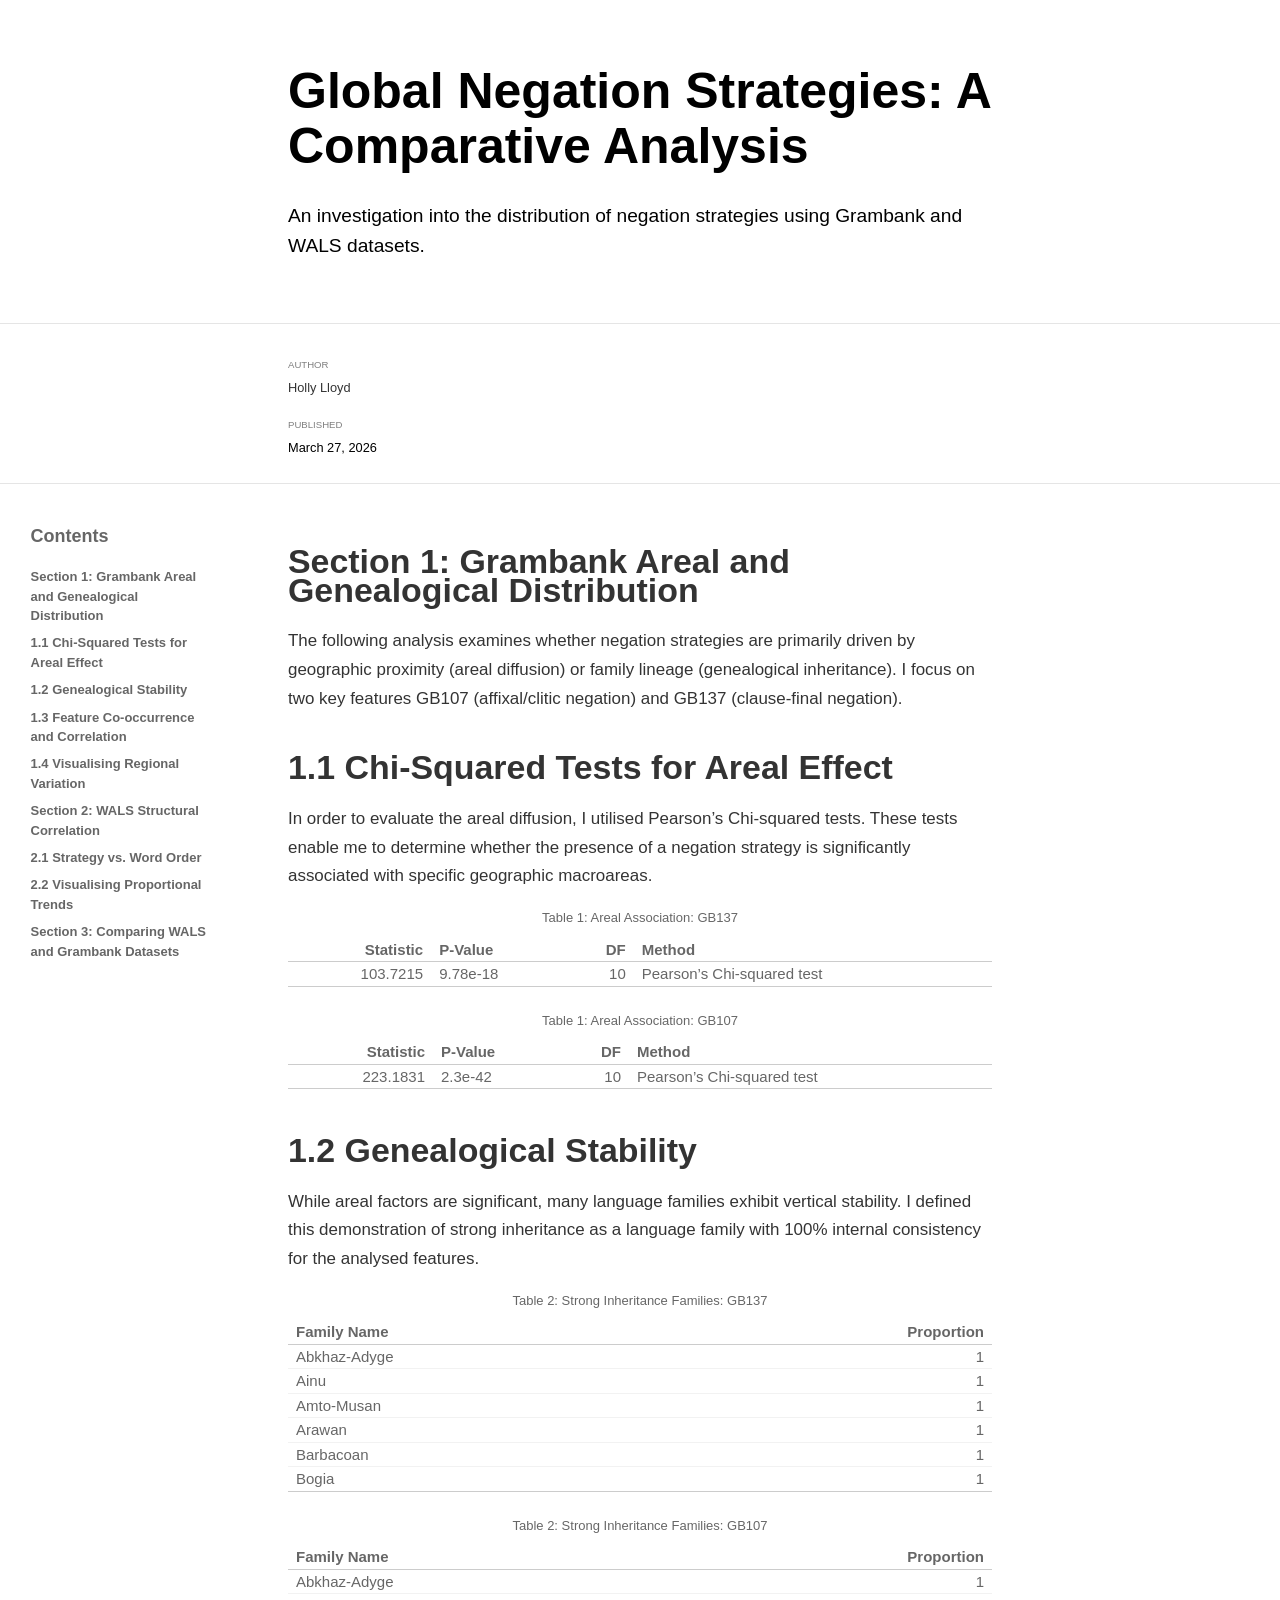
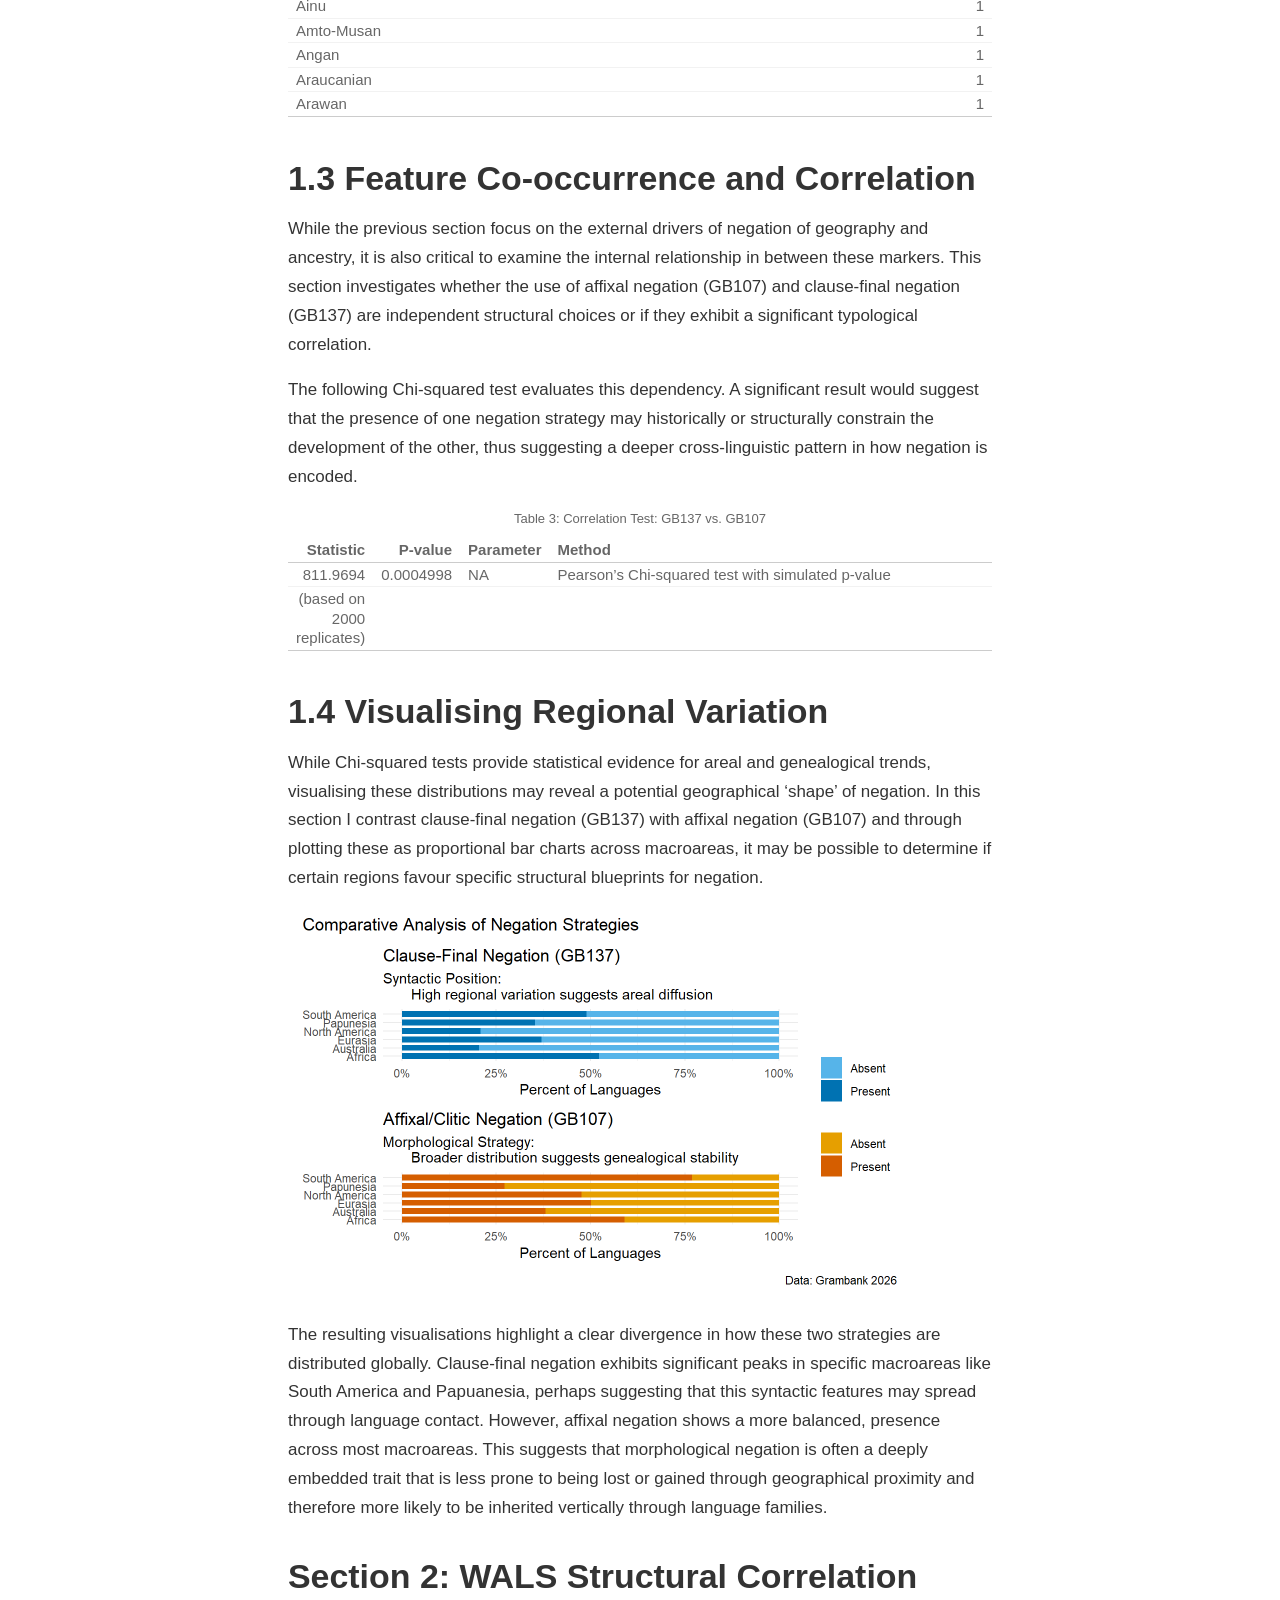
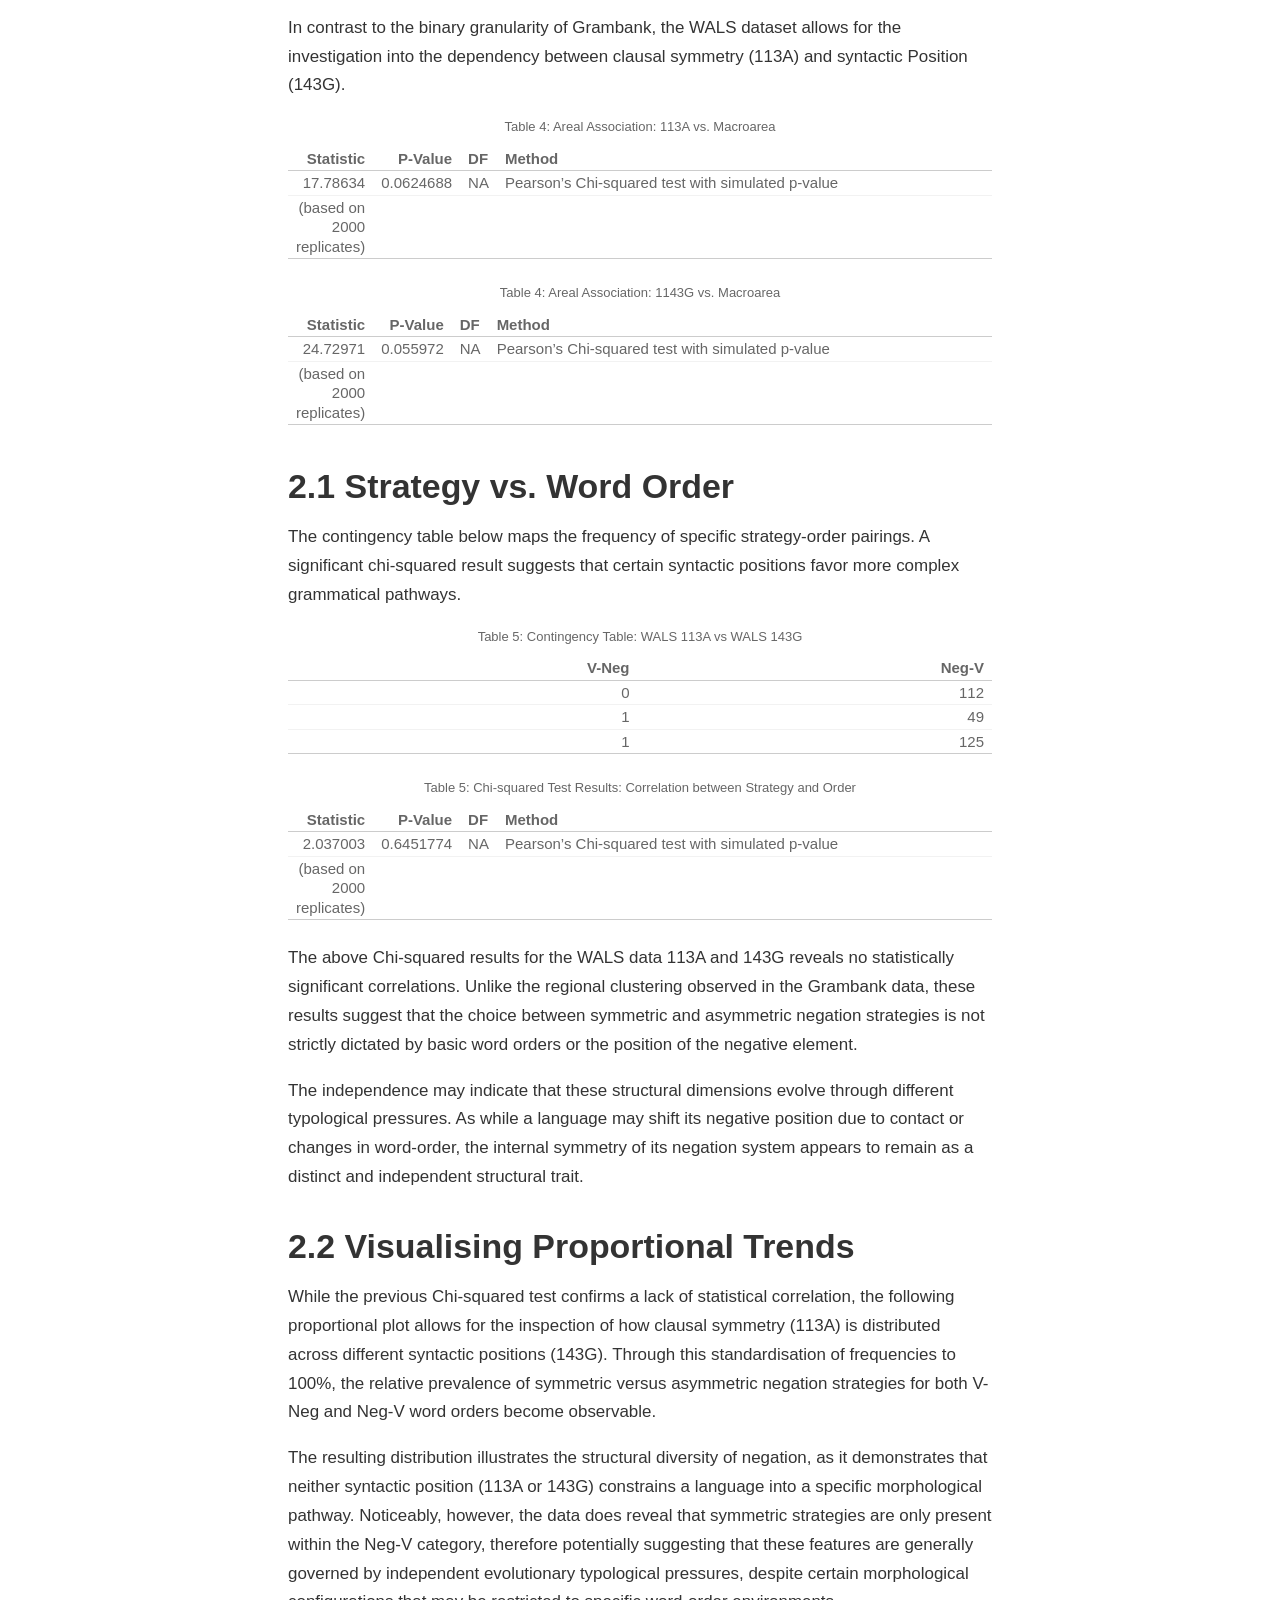
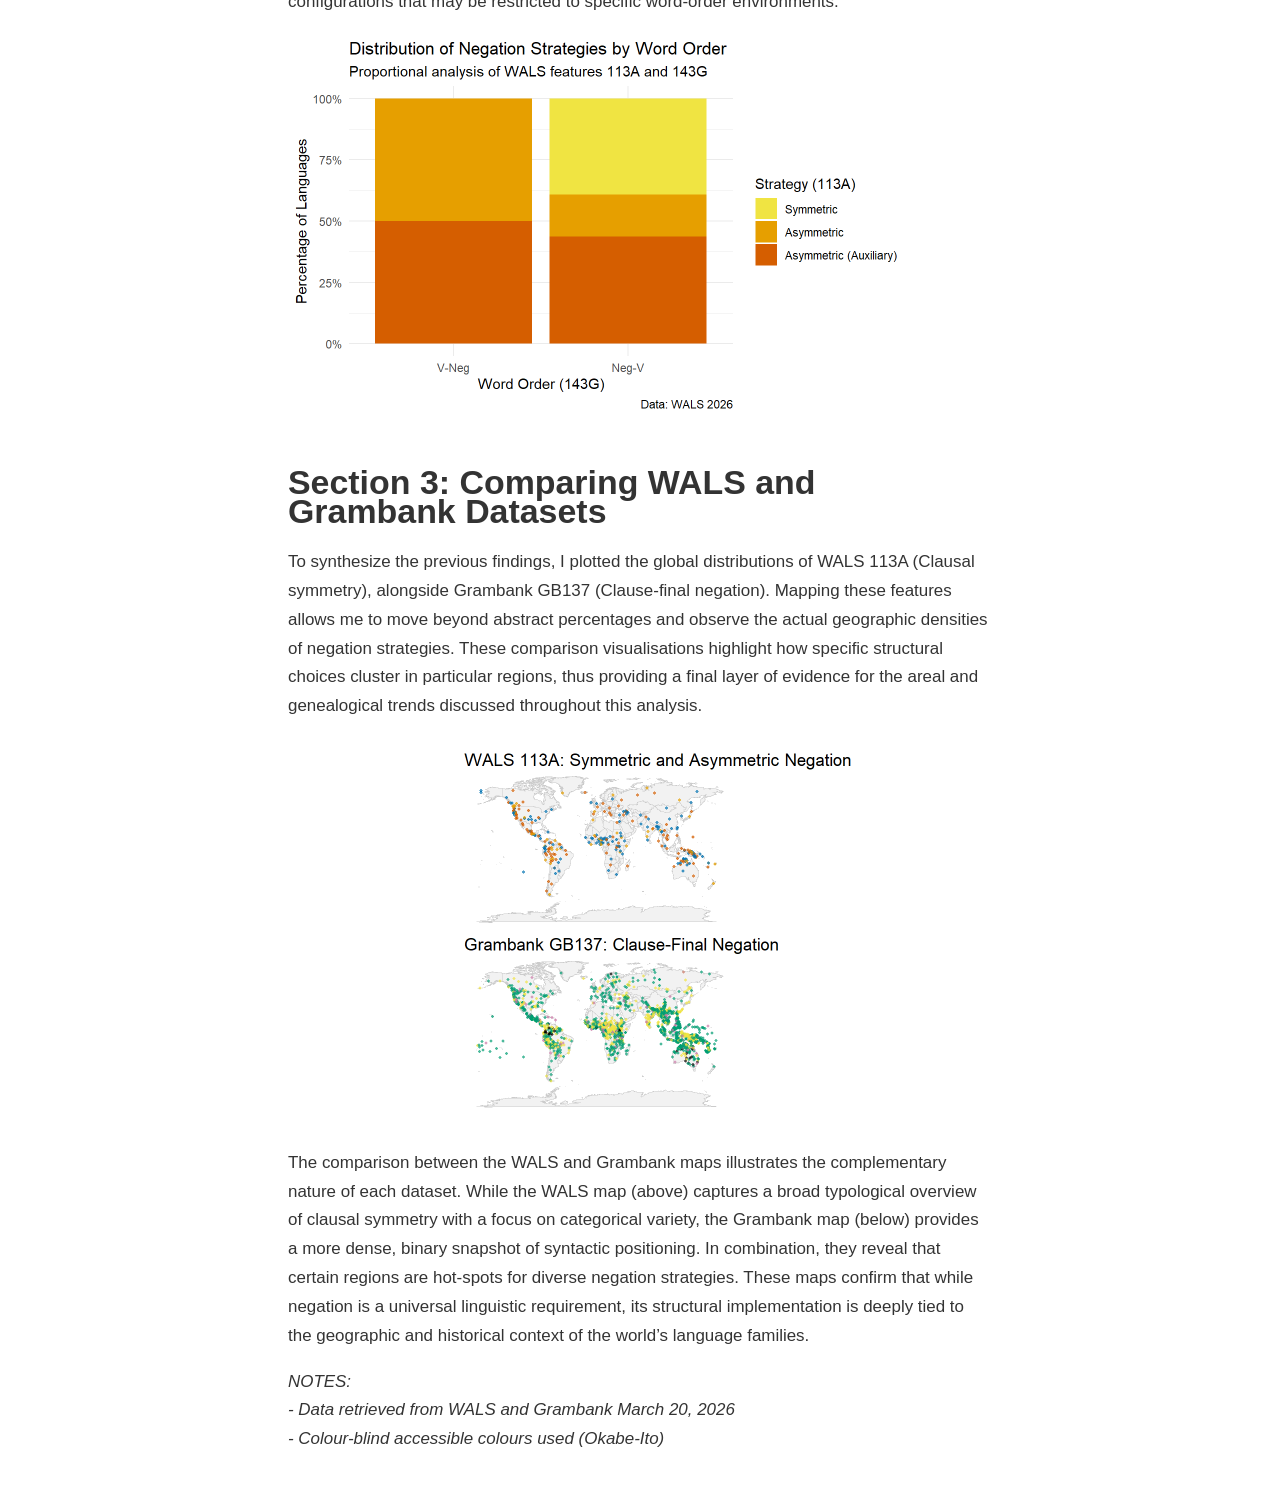
<file: _posts/2026-03-27/showcase1.html>
<!DOCTYPE html>

<html xmlns="http://www.w3.org/1999/xhtml" lang="" xml:lang="">

<head>
  <meta charset="utf-8"/>
  <meta name="viewport" content="width=device-width, initial-scale=1"/>
  <meta http-equiv="X-UA-Compatible" content="IE=Edge,chrome=1"/>
  <meta name="generator" content="distill" />

  <style type="text/css">
  /* Hide doc at startup (prevent jankiness while JS renders/transforms) */
  body {
    visibility: hidden;
  }
  </style>

 <!--radix_placeholder_import_source-->
 <!--/radix_placeholder_import_source-->

<style type="text/css">code{white-space: pre;}</style>
<style type="text/css" data-origin="pandoc">
html { -webkit-text-size-adjust: 100%; }
pre > code.sourceCode { white-space: pre; position: relative; }
pre > code.sourceCode > span { display: inline-block; line-height: 1.25; }
pre > code.sourceCode > span:empty { height: 1.2em; }
.sourceCode { overflow: visible; }
code.sourceCode > span { color: inherit; text-decoration: inherit; }
div.sourceCode { margin: 1em 0; }
pre.sourceCode { margin: 0; }
@media screen {
div.sourceCode { overflow: auto; }
}
@media print {
pre > code.sourceCode { white-space: pre-wrap; }
pre > code.sourceCode > span { text-indent: -5em; padding-left: 5em; }
}
pre.numberSource code
  { counter-reset: source-line 0; }
pre.numberSource code > span
  { position: relative; left: -4em; counter-increment: source-line; }
pre.numberSource code > span > a:first-child::before
  { content: counter(source-line);
    position: relative; left: -1em; text-align: right; vertical-align: baseline;
    border: none; display: inline-block;
    -webkit-touch-callout: none; -webkit-user-select: none;
    -khtml-user-select: none; -moz-user-select: none;
    -ms-user-select: none; user-select: none;
    padding: 0 4px; width: 4em;
    color: #aaaaaa;
  }
pre.numberSource { margin-left: 3em; border-left: 1px solid #aaaaaa;  padding-left: 4px; }
div.sourceCode
  { color: #00769e; background-color: #f1f3f5; }
@media screen {
pre > code.sourceCode > span > a:first-child::before { text-decoration: underline; }
}
code span { color: #00769e; } /* Normal */
code span.al { color: #ad0000; } /* Alert */
code span.an { color: #5e5e5e; } /* Annotation */
code span.at { color: #657422; } /* Attribute */
code span.bn { color: #ad0000; } /* BaseN */
code span.bu { } /* BuiltIn */
code span.cf { color: #00769e; } /* ControlFlow */
code span.ch { color: #20794d; } /* Char */
code span.cn { color: #8f5902; } /* Constant */
code span.co { color: #5e5e5e; } /* Comment */
code span.cv { color: #5e5e5e; font-style: italic; } /* CommentVar */
code span.do { color: #5e5e5e; font-style: italic; } /* Documentation */
code span.dt { color: #ad0000; } /* DataType */
code span.dv { color: #ad0000; } /* DecVal */
code span.er { color: #ad0000; } /* Error */
code span.ex { } /* Extension */
code span.fl { color: #ad0000; } /* Float */
code span.fu { color: #4758ab; } /* Function */
code span.im { } /* Import */
code span.in { color: #5e5e5e; } /* Information */
code span.kw { color: #00769e; } /* Keyword */
code span.op { color: #5e5e5e; } /* Operator */
code span.ot { color: #00769e; } /* Other */
code span.pp { color: #ad0000; } /* Preprocessor */
code span.sc { color: #5e5e5e; } /* SpecialChar */
code span.ss { color: #20794d; } /* SpecialString */
code span.st { color: #20794d; } /* String */
code span.va { color: #111111; } /* Variable */
code span.vs { color: #20794d; } /* VerbatimString */
code span.wa { color: #5e5e5e; font-style: italic; } /* Warning */
</style>


  <!--radix_placeholder_meta_tags-->
  <title>Global Negation Strategies: A Comparative Analysis</title>

  <meta property="description" itemprop="description" content="An investigation into the distribution of negation strategies using Grambank and WALS datasets."/>


  <!--  https://schema.org/Article -->
  <meta property="article:published" itemprop="datePublished" content="2026-03-27"/>
  <meta property="article:created" itemprop="dateCreated" content="2026-03-27"/>
  <meta name="article:author" content="Holly Lloyd"/>

  <!--  https://developers.facebook.com/docs/sharing/webmasters#markup -->
  <meta property="og:title" content="Global Negation Strategies: A Comparative Analysis"/>
  <meta property="og:type" content="article"/>
  <meta property="og:description" content="An investigation into the distribution of negation strategies using Grambank and WALS datasets."/>
  <meta property="og:locale" content="en_US"/>

  <!--  https://dev.twitter.com/cards/types/summary -->
  <meta property="twitter:card" content="summary"/>
  <meta property="twitter:title" content="Global Negation Strategies: A Comparative Analysis"/>
  <meta property="twitter:description" content="An investigation into the distribution of negation strategies using Grambank and WALS datasets."/>

  <!--/radix_placeholder_meta_tags-->
  <!--radix_placeholder_rmarkdown_metadata-->

  <script type="text/json" id="radix-rmarkdown-metadata">
  {"type":"list","attributes":{"names":{"type":"character","attributes":{},"value":["title","description","preview","author","date","output"]}},"value":[{"type":"character","attributes":{},"value":["Global Negation Strategies: A Comparative Analysis"]},{"type":"character","attributes":{},"value":["An investigation into the distribution of negation strategies using Grambank and WALS datasets.\n"]},{"type":"character","attributes":{},"value":["showcase1_files/figure-html/unnamed-chunk-1-1.png"]},{"type":"list","attributes":{},"value":[{"type":"list","attributes":{"names":{"type":"character","attributes":{},"value":["name"]}},"value":[{"type":"character","attributes":{},"value":["Holly Lloyd"]}]}]},{"type":"character","attributes":{},"value":["2026-03-27"]},{"type":"list","attributes":{"names":{"type":"character","attributes":{},"value":["distill::distill_article"]}},"value":[{"type":"list","attributes":{"names":{"type":"character","attributes":{},"value":["toc","toc_depth","self_contained"]}},"value":[{"type":"logical","attributes":{},"value":[true]},{"type":"integer","attributes":{},"value":[2]},{"type":"logical","attributes":{},"value":[false]}]}]}]}
  </script>
  <!--/radix_placeholder_rmarkdown_metadata-->
  
  <script type="text/json" id="radix-resource-manifest">
  {"type":"character","attributes":{},"value":["languages.csv","parameters.csv","showcase1_files/figure-html5/unnamed-chunk-4-1.png","showcase1_files/figure-html5/unnamed-chunk-7-1.png","showcase1_files/figure-html5/unnamed-chunk-8-1.png","values.csv","WALSlanguages.csv","WALSvalues.csv"]}
  </script>
  <!--radix_placeholder_navigation_in_header-->
  <!--/radix_placeholder_navigation_in_header-->
  <!--radix_placeholder_distill-->

  <style type="text/css">

  body {
    background-color: white;
  }

  .pandoc-table {
    width: 100%;
  }

  .pandoc-table>caption {
    margin-bottom: 10px;
  }

  .pandoc-table th:not([align]) {
    text-align: left;
  }

  .pagedtable-footer {
    font-size: 15px;
  }

  d-byline .byline {
    grid-template-columns: 2fr 2fr;
  }

  d-byline .byline h3 {
    margin-block-start: 1.5em;
  }

  d-byline .byline .authors-affiliations h3 {
    margin-block-start: 0.5em;
  }

  .authors-affiliations .orcid-id {
    width: 16px;
    height:16px;
    margin-left: 4px;
    margin-right: 4px;
    vertical-align: middle;
    padding-bottom: 2px;
  }

  d-title .dt-tags {
    margin-top: 1em;
    grid-column: text;
  }

  .dt-tags .dt-tag {
    text-decoration: none;
    display: inline-block;
    color: rgba(0,0,0,0.6);
    padding: 0em 0.4em;
    margin-right: 0.5em;
    margin-bottom: 0.4em;
    font-size: 70%;
    border: 1px solid rgba(0,0,0,0.2);
    border-radius: 3px;
    text-transform: uppercase;
    font-weight: 500;
  }

  d-article table.gt_table td,
  d-article table.gt_table th {
    border-bottom: none;
    font-size: 100%;
  }

  .html-widget {
    margin-bottom: 2.0em;
  }

  .l-screen-inset {
    padding-right: 16px;
  }

  .l-screen .caption {
    margin-left: 10px;
  }

  .shaded {
    background: rgb(247, 247, 247);
    padding-top: 20px;
    padding-bottom: 20px;
    border-top: 1px solid rgba(0, 0, 0, 0.1);
    border-bottom: 1px solid rgba(0, 0, 0, 0.1);
  }

  .shaded .html-widget {
    margin-bottom: 0;
    border: 1px solid rgba(0, 0, 0, 0.1);
  }

  .shaded .shaded-content {
    background: white;
  }

  .text-output {
    margin-top: 0;
    line-height: 1.5em;
  }

  .hidden {
    display: none !important;
  }

  hr.section-separator {
    border: none;
    border-top: 1px solid rgba(0, 0, 0, 0.1);
    margin: 0px;
  }


  d-byline {
    border-top: none;
  }

  d-article {
    padding-top: 2.5rem;
    padding-bottom: 30px;
    border-top: none;
  }

  d-appendix {
    padding-top: 30px;
  }

  d-article>p>img {
    width: 100%;
  }

  d-article h2 {
    margin: 1rem 0 1.5rem 0;
  }

  d-article h3 {
    margin-top: 1.5rem;
  }

  d-article iframe {
    border: 1px solid rgba(0, 0, 0, 0.1);
    margin-bottom: 2.0em;
    width: 100%;
  }

  /* Tweak code blocks */

  d-article div.sourceCode code,
  d-article pre code {
    font-family: Consolas, Monaco, 'Andale Mono', 'Ubuntu Mono', monospace;
  }

  d-article pre,
  d-article div.sourceCode,
  d-article div.sourceCode pre {
    overflow: auto;
  }

  d-article div.sourceCode {
    background-color: white;
  }

  d-article div.sourceCode pre {
    padding-left: 10px;
    font-size: 12px;
    border-left: 2px solid rgba(0,0,0,0.1);
  }

  d-article pre {
    font-size: 12px;
    color: black;
    background: none;
    margin-top: 0;
    text-align: left;
    white-space: pre;
    word-spacing: normal;
    word-break: normal;
    word-wrap: normal;
    line-height: 1.5;

    -moz-tab-size: 4;
    -o-tab-size: 4;
    tab-size: 4;

    -webkit-hyphens: none;
    -moz-hyphens: none;
    -ms-hyphens: none;
    hyphens: none;
  }

  d-article pre a {
    border-bottom: none;
  }

  d-article pre a:hover {
    border-bottom: none;
    text-decoration: underline;
  }

  d-article details {
    grid-column: text;
    margin-bottom: 0.8em;
  }

  @media(min-width: 768px) {

  d-article pre,
  d-article div.sourceCode,
  d-article div.sourceCode pre {
    overflow: visible !important;
  }

  d-article div.sourceCode pre {
    padding-left: 18px;
    font-size: 14px;
  }

  /* tweak for Pandoc numbered line within distill */
  d-article pre.numberSource code > span {
      left: -2em;
  }

  d-article pre {
    font-size: 14px;
  }

  }

  figure img.external {
    background: white;
    border: 1px solid rgba(0, 0, 0, 0.1);
    box-shadow: 0 1px 8px rgba(0, 0, 0, 0.1);
    padding: 18px;
    box-sizing: border-box;
  }

  /* CSS for d-contents */

  .d-contents {
    grid-column: text;
    color: rgba(0,0,0,0.8);
    font-size: 0.9em;
    padding-bottom: 1em;
    margin-bottom: 1em;
    padding-bottom: 0.5em;
    margin-bottom: 1em;
    padding-left: 0.25em;
    justify-self: start;
  }

  @media(min-width: 1000px) {
    .d-contents.d-contents-float {
      height: 0;
      grid-column-start: 1;
      grid-column-end: 4;
      justify-self: center;
      padding-right: 3em;
      padding-left: 2em;
    }
  }

  .d-contents nav h3 {
    font-size: 18px;
    margin-top: 0;
    margin-bottom: 1em;
  }

  .d-contents li {
    list-style-type: none
  }

  .d-contents nav > ul {
    padding-left: 0;
  }

  .d-contents ul {
    padding-left: 1em
  }

  .d-contents nav ul li {
    margin-top: 0.6em;
    margin-bottom: 0.2em;
  }

  .d-contents nav a {
    font-size: 13px;
    border-bottom: none;
    text-decoration: none
    color: rgba(0, 0, 0, 0.8);
  }

  .d-contents nav a:hover {
    text-decoration: underline solid rgba(0, 0, 0, 0.6)
  }

  .d-contents nav > ul > li > a {
    font-weight: 600;
  }

  .d-contents nav > ul > li > ul {
    font-weight: inherit;
  }

  .d-contents nav > ul > li > ul > li {
    margin-top: 0.2em;
  }


  .d-contents nav ul {
    margin-top: 0;
    margin-bottom: 0.25em;
  }

  .d-article-with-toc h2:nth-child(2) {
    margin-top: 0;
  }


  /* Figure */

  .figure {
    position: relative;
    margin-bottom: 2.5em;
    margin-top: 1.5em;
  }

  .figure .caption {
    color: rgba(0, 0, 0, 0.6);
    font-size: 12px;
    line-height: 1.5em;
  }

  .figure img.external {
    background: white;
    border: 1px solid rgba(0, 0, 0, 0.1);
    box-shadow: 0 1px 8px rgba(0, 0, 0, 0.1);
    padding: 18px;
    box-sizing: border-box;
  }

  .figure .caption a {
    color: rgba(0, 0, 0, 0.6);
  }

  .figure .caption b,
  .figure .caption strong, {
    font-weight: 600;
    color: rgba(0, 0, 0, 1.0);
  }

  /* Citations */

  d-article .citation {
    color: inherit;
    cursor: inherit;
  }

  div.hanging-indent{
    margin-left: 1em; text-indent: -1em;
  }

  /* Citation hover box */

  .tippy-box[data-theme~=light-border] {
    background-color: rgba(250, 250, 250, 0.95);
  }

  .tippy-content > p {
    margin-bottom: 0;
    padding: 2px;
  }


  /* Tweak 1000px media break to show more text */

  @media(min-width: 1000px) {
    .base-grid,
    distill-header,
    d-title,
    d-abstract,
    d-article,
    d-appendix,
    distill-appendix,
    d-byline,
    d-footnote-list,
    d-citation-list,
    distill-footer {
      grid-template-columns: [screen-start] 1fr [page-start kicker-start] 80px [middle-start] 50px [text-start kicker-end] 65px 65px 65px 65px 65px 65px 65px 65px [text-end gutter-start] 65px [middle-end] 65px [page-end gutter-end] 1fr [screen-end];
      grid-column-gap: 16px;
    }

    .grid {
      grid-column-gap: 16px;
    }

    d-article {
      font-size: 1.06rem;
      line-height: 1.7em;
    }
    figure .caption, .figure .caption, figure figcaption {
      font-size: 13px;
    }
  }

  @media(min-width: 1180px) {
    .base-grid,
    distill-header,
    d-title,
    d-abstract,
    d-article,
    d-appendix,
    distill-appendix,
    d-byline,
    d-footnote-list,
    d-citation-list,
    distill-footer {
      grid-template-columns: [screen-start] 1fr [page-start kicker-start] 60px [middle-start] 60px [text-start kicker-end] 60px 60px 60px 60px 60px 60px 60px 60px [text-end gutter-start] 60px [middle-end] 60px [page-end gutter-end] 1fr [screen-end];
      grid-column-gap: 32px;
    }

    .grid {
      grid-column-gap: 32px;
    }
  }


  /* Get the citation styles for the appendix (not auto-injected on render since
     we do our own rendering of the citation appendix) */

  d-appendix .citation-appendix,
  .d-appendix .citation-appendix {
    font-size: 11px;
    line-height: 15px;
    border-left: 1px solid rgba(0, 0, 0, 0.1);
    padding-left: 18px;
    border: 1px solid rgba(0,0,0,0.1);
    background: rgba(0, 0, 0, 0.02);
    padding: 10px 18px;
    border-radius: 3px;
    color: rgba(150, 150, 150, 1);
    overflow: hidden;
    margin-top: -12px;
    white-space: pre-wrap;
    word-wrap: break-word;
  }

  /* Include appendix styles here so they can be overridden */

  d-appendix {
    contain: layout style;
    font-size: 0.8em;
    line-height: 1.7em;
    margin-top: 60px;
    margin-bottom: 0;
    border-top: 1px solid rgba(0, 0, 0, 0.1);
    color: rgba(0,0,0,0.5);
    padding-top: 60px;
    padding-bottom: 48px;
  }

  d-appendix h3 {
    grid-column: page-start / text-start;
    font-size: 15px;
    font-weight: 500;
    margin-top: 1em;
    margin-bottom: 0;
    color: rgba(0,0,0,0.65);
  }

  d-appendix h3 + * {
    margin-top: 1em;
  }

  d-appendix ol {
    padding: 0 0 0 15px;
  }

  @media (min-width: 768px) {
    d-appendix ol {
      padding: 0 0 0 30px;
      margin-left: -30px;
    }
  }

  d-appendix li {
    margin-bottom: 1em;
  }

  d-appendix a {
    color: rgba(0, 0, 0, 0.6);
  }

  d-appendix > * {
    grid-column: text;
  }

  d-appendix > d-footnote-list,
  d-appendix > d-citation-list,
  d-appendix > distill-appendix {
    grid-column: screen;
  }

  /* Include footnote styles here so they can be overridden */

  d-footnote-list {
    contain: layout style;
  }

  d-footnote-list > * {
    grid-column: text;
  }

  d-footnote-list a.footnote-backlink {
    color: rgba(0,0,0,0.3);
    padding-left: 0.5em;
  }



  /* Anchor.js */

  .anchorjs-link {
    /*transition: all .25s linear; */
    text-decoration: none;
    border-bottom: none;
  }
  *:hover > .anchorjs-link {
    margin-left: -1.125em !important;
    text-decoration: none;
    border-bottom: none;
  }

  /* Social footer */

  .social_footer {
    margin-top: 30px;
    margin-bottom: 0;
    color: rgba(0,0,0,0.67);
  }

  .disqus-comments {
    margin-right: 30px;
  }

  .disqus-comment-count {
    border-bottom: 1px solid rgba(0, 0, 0, 0.4);
    cursor: pointer;
  }

  #disqus_thread {
    margin-top: 30px;
  }

  .article-sharing a {
    border-bottom: none;
    margin-right: 8px;
  }

  .article-sharing a:hover {
    border-bottom: none;
  }

  .sidebar-section.subscribe {
    font-size: 12px;
    line-height: 1.6em;
  }

  .subscribe p {
    margin-bottom: 0.5em;
  }


  .article-footer .subscribe {
    font-size: 15px;
    margin-top: 45px;
  }


  .sidebar-section.custom {
    font-size: 12px;
    line-height: 1.6em;
  }

  .custom p {
    margin-bottom: 0.5em;
  }

  /* Styles for listing layout (hide title) */
  .layout-listing d-title, .layout-listing .d-title {
    display: none;
  }

  /* Styles for posts lists (not auto-injected) */


  .posts-with-sidebar {
    padding-left: 45px;
    padding-right: 45px;
  }

  .posts-list .description h2,
  .posts-list .description p {
    font-family: -apple-system, BlinkMacSystemFont, "Segoe UI", Roboto, Oxygen, Ubuntu, Cantarell, "Fira Sans", "Droid Sans", "Helvetica Neue", Arial, sans-serif;
  }

  .posts-list .description h2 {
    font-weight: 700;
    border-bottom: none;
    padding-bottom: 0;
  }

  .posts-list h2.post-tag {
    border-bottom: 1px solid rgba(0, 0, 0, 0.2);
    padding-bottom: 12px;
  }
  .posts-list {
    margin-top: 60px;
    margin-bottom: 24px;
  }

  .posts-list .post-preview {
    text-decoration: none;
    overflow: hidden;
    display: block;
    border-bottom: 1px solid rgba(0, 0, 0, 0.1);
    padding: 24px 0;
  }

  .post-preview-last {
    border-bottom: none !important;
  }

  .posts-list .posts-list-caption {
    grid-column: screen;
    font-weight: 400;
  }

  .posts-list .post-preview h2 {
    margin: 0 0 6px 0;
    line-height: 1.2em;
    font-style: normal;
    font-size: 24px;
  }

  .posts-list .post-preview p {
    margin: 0 0 12px 0;
    line-height: 1.4em;
    font-size: 16px;
  }

  .posts-list .post-preview .thumbnail {
    box-sizing: border-box;
    margin-bottom: 24px;
    position: relative;
    max-width: 500px;
  }
  .posts-list .post-preview img {
    width: 100%;
    display: block;
  }

  .posts-list .metadata {
    font-size: 12px;
    line-height: 1.4em;
    margin-bottom: 18px;
  }

  .posts-list .metadata > * {
    display: inline-block;
  }

  .posts-list .metadata .publishedDate {
    margin-right: 2em;
  }

  .posts-list .metadata .dt-authors {
    display: block;
    margin-top: 0.3em;
    margin-right: 2em;
  }

  .posts-list .dt-tags {
    display: block;
    line-height: 1em;
  }

  .posts-list .dt-tags .dt-tag {
    display: inline-block;
    color: rgba(0,0,0,0.6);
    padding: 0.3em 0.4em;
    margin-right: 0.2em;
    margin-bottom: 0.4em;
    font-size: 60%;
    border: 1px solid rgba(0,0,0,0.2);
    border-radius: 3px;
    text-transform: uppercase;
    font-weight: 500;
  }

  .posts-list img {
    opacity: 1;
  }

  .posts-list img[data-src] {
    opacity: 0;
  }

  .posts-more {
    clear: both;
  }


  .posts-sidebar {
    font-size: 16px;
  }

  .posts-sidebar h3 {
    font-size: 16px;
    margin-top: 0;
    margin-bottom: 0.5em;
    font-weight: 400;
    text-transform: uppercase;
  }

  .sidebar-section {
    margin-bottom: 30px;
  }

  .categories ul {
    list-style-type: none;
    margin: 0;
    padding: 0;
  }

  .categories li {
    color: rgba(0, 0, 0, 0.8);
    margin-bottom: 0;
  }

  .categories li>a {
    border-bottom: none;
  }

  .categories li>a:hover {
    border-bottom: 1px solid rgba(0, 0, 0, 0.4);
  }

  .categories .active {
    font-weight: 600;
  }

  .categories .category-count {
    color: rgba(0, 0, 0, 0.4);
  }


  @media(min-width: 768px) {
    .posts-list .post-preview h2 {
      font-size: 26px;
    }
    .posts-list .post-preview .thumbnail {
      float: right;
      width: 30%;
      margin-bottom: 0;
    }
    .posts-list .post-preview .description {
      float: left;
      width: 45%;
    }
    .posts-list .post-preview .metadata {
      float: left;
      width: 20%;
      margin-top: 8px;
    }
    .posts-list .post-preview p {
      margin: 0 0 12px 0;
      line-height: 1.5em;
      font-size: 16px;
    }
    .posts-with-sidebar .posts-list {
      float: left;
      width: 75%;
    }
    .posts-with-sidebar .posts-sidebar {
      float: right;
      width: 20%;
      margin-top: 60px;
      padding-top: 24px;
      padding-bottom: 24px;
    }
  }


  /* Improve display for browsers without grid (IE/Edge <= 15) */

  .downlevel {
    line-height: 1.6em;
    font-family: -apple-system, BlinkMacSystemFont, "Segoe UI", Roboto, Oxygen, Ubuntu, Cantarell, "Fira Sans", "Droid Sans", "Helvetica Neue", Arial, sans-serif;
    margin: 0;
  }

  .downlevel .d-title {
    padding-top: 6rem;
    padding-bottom: 1.5rem;
  }

  .downlevel .d-title h1 {
    font-size: 50px;
    font-weight: 700;
    line-height: 1.1em;
    margin: 0 0 0.5rem;
  }

  .downlevel .d-title p {
    font-weight: 300;
    font-size: 1.2rem;
    line-height: 1.55em;
    margin-top: 0;
  }

  .downlevel .d-byline {
    padding-top: 0.8em;
    padding-bottom: 0.8em;
    font-size: 0.8rem;
    line-height: 1.8em;
  }

  .downlevel .section-separator {
    border: none;
    border-top: 1px solid rgba(0, 0, 0, 0.1);
  }

  .downlevel .d-article {
    font-size: 1.06rem;
    line-height: 1.7em;
    padding-top: 1rem;
    padding-bottom: 2rem;
  }


  .downlevel .d-appendix {
    padding-left: 0;
    padding-right: 0;
    max-width: none;
    font-size: 0.8em;
    line-height: 1.7em;
    margin-bottom: 0;
    color: rgba(0,0,0,0.5);
    padding-top: 40px;
    padding-bottom: 48px;
  }

  .downlevel .footnotes ol {
    padding-left: 13px;
  }

  .downlevel .base-grid,
  .downlevel .distill-header,
  .downlevel .d-title,
  .downlevel .d-abstract,
  .downlevel .d-article,
  .downlevel .d-appendix,
  .downlevel .distill-appendix,
  .downlevel .d-byline,
  .downlevel .d-footnote-list,
  .downlevel .d-citation-list,
  .downlevel .distill-footer,
  .downlevel .appendix-bottom,
  .downlevel .posts-container {
    padding-left: 40px;
    padding-right: 40px;
  }

  @media(min-width: 768px) {
    .downlevel .base-grid,
    .downlevel .distill-header,
    .downlevel .d-title,
    .downlevel .d-abstract,
    .downlevel .d-article,
    .downlevel .d-appendix,
    .downlevel .distill-appendix,
    .downlevel .d-byline,
    .downlevel .d-footnote-list,
    .downlevel .d-citation-list,
    .downlevel .distill-footer,
    .downlevel .appendix-bottom,
    .downlevel .posts-container {
    padding-left: 150px;
    padding-right: 150px;
    max-width: 900px;
  }
  }

  .downlevel pre code {
    display: block;
    border-left: 2px solid rgba(0, 0, 0, .1);
    padding: 0 0 0 20px;
    font-size: 14px;
  }

  .downlevel code, .downlevel pre {
    color: black;
    background: none;
    font-family: Consolas, Monaco, 'Andale Mono', 'Ubuntu Mono', monospace;
    text-align: left;
    white-space: pre;
    word-spacing: normal;
    word-break: normal;
    word-wrap: normal;
    line-height: 1.5;

    -moz-tab-size: 4;
    -o-tab-size: 4;
    tab-size: 4;

    -webkit-hyphens: none;
    -moz-hyphens: none;
    -ms-hyphens: none;
    hyphens: none;
  }

  .downlevel .posts-list .post-preview {
    color: inherit;
  }



  </style>

  <script type="application/javascript">

  function is_downlevel_browser() {
    if (bowser.isUnsupportedBrowser({ msie: "12", msedge: "16"},
                                   window.navigator.userAgent)) {
      return true;
    } else {
      return window.load_distill_framework === undefined;
    }
  }

  // show body when load is complete
  function on_load_complete() {

    // add anchors
    if (window.anchors) {
      window.anchors.options.placement = 'left';
      window.anchors.add('d-article > h2, d-article > h3, d-article > h4, d-article > h5');
    }


    // set body to visible
    document.body.style.visibility = 'visible';

    // force redraw for leaflet widgets
    if (window.HTMLWidgets) {
      var maps = window.HTMLWidgets.findAll(".leaflet");
      $.each(maps, function(i, el) {
        var map = this.getMap();
        map.invalidateSize();
        map.eachLayer(function(layer) {
          if (layer instanceof L.TileLayer)
            layer.redraw();
        });
      });
    }

    // trigger 'shown' so htmlwidgets resize
    $('d-article').trigger('shown');
  }

  function init_distill() {

    init_common();

    // create front matter
    var front_matter = $('<d-front-matter></d-front-matter>');
    $('#distill-front-matter').wrap(front_matter);

    // create d-title
    $('.d-title').changeElementType('d-title');

    // separator
    var separator = '<hr class="section-separator" style="clear: both"/>';
    // prepend separator above appendix
    $('.d-byline').before(separator);
    $('.d-article').before(separator);

    // create d-byline
    var byline = $('<d-byline></d-byline>');
    $('.d-byline').replaceWith(byline);

    // create d-article
    var article = $('<d-article></d-article>');
    $('.d-article').wrap(article).children().unwrap();

    // move posts container into article
    $('.posts-container').appendTo($('d-article'));

    // create d-appendix
    $('.d-appendix').changeElementType('d-appendix');

    // flag indicating that we have appendix items
    var appendix = $('.appendix-bottom').children('h3').length > 0;

    // replace footnotes with <d-footnote>
    $('.footnote-ref').each(function(i, val) {
      appendix = true;
      var href = $(this).attr('href');
      var id = href.replace('#', '');
      var fn = $('#' + id);
      var fn_p = $('#' + id + '>p');
      fn_p.find('.footnote-back').remove();
      var text = fn_p.html();
      var dtfn = $('<d-footnote></d-footnote>');
      dtfn.html(text);
      $(this).replaceWith(dtfn);
    });
    // remove footnotes
    $('.footnotes').remove();

    // move refs into #references-listing
    $('#references-listing').replaceWith($('#refs'));

    $('h1.appendix, h2.appendix').each(function(i, val) {
      $(this).changeElementType('h3');
    });
    $('h3.appendix').each(function(i, val) {
      var id = $(this).attr('id');
      $('.d-contents a[href="#' + id + '"]').parent().remove();
      appendix = true;
      $(this).nextUntil($('h1, h2, h3')).addBack().appendTo($('d-appendix'));
    });

    // show d-appendix if we have appendix content
    $("d-appendix").css('display', appendix ? 'grid' : 'none');

    // localize layout chunks to just output
    $('.layout-chunk').each(function(i, val) {

      // capture layout
      var layout = $(this).attr('data-layout');

      // apply layout to markdown level block elements
      var elements = $(this).children().not('details, div.sourceCode, pre, script');
      elements.each(function(i, el) {
        var layout_div = $('<div class="' + layout + '"></div>');
        if (layout_div.hasClass('shaded')) {
          var shaded_content = $('<div class="shaded-content"></div>');
          $(this).wrap(shaded_content);
          $(this).parent().wrap(layout_div);
        } else {
          $(this).wrap(layout_div);
        }
      });


      // unwrap the layout-chunk div
      $(this).children().unwrap();
    });

    // remove code block used to force  highlighting css
    $('.distill-force-highlighting-css').parent().remove();

    // remove empty line numbers inserted by pandoc when using a
    // custom syntax highlighting theme, except when numbering line
    // in code chunk
    $('pre:not(.numberLines) code.sourceCode a:empty').remove();

    // load distill framework
    load_distill_framework();

    // wait for window.distillRunlevel == 4 to do post processing
    function distill_post_process() {

      if (!window.distillRunlevel || window.distillRunlevel < 4)
        return;

      // hide author/affiliations entirely if we have no authors
      var front_matter = JSON.parse($("#distill-front-matter").html());
      var have_authors = front_matter.authors && front_matter.authors.length > 0;
      if (!have_authors)
        $('d-byline').addClass('hidden');

      // article with toc class
      $('.d-contents').parent().addClass('d-article-with-toc');

      // strip links that point to #
      $('.authors-affiliations').find('a[href="#"]').removeAttr('href');

      // add orcid ids
      $('.authors-affiliations').find('.author').each(function(i, el) {
        var orcid_id = front_matter.authors[i].orcidID;
        var author_name = front_matter.authors[i].author
        if (orcid_id) {
          var a = $('<a></a>');
          a.attr('href', 'https://orcid.org/' + orcid_id);
          var img = $('<img></img>');
          img.addClass('orcid-id');
          img.attr('alt', author_name ? 'ORCID ID for ' + author_name : 'ORCID ID');
          img.attr('src','[data-uri]');
          a.append(img);
          $(this).append(a);
        }
      });

      // hide elements of author/affiliations grid that have no value
      function hide_byline_column(caption) {
        $('d-byline').find('h3:contains("' + caption + '")').parent().css('visibility', 'hidden');
      }

      // affiliations
      var have_affiliations = false;
      for (var i = 0; i<front_matter.authors.length; ++i) {
        var author = front_matter.authors[i];
        if (author.affiliation !== "&nbsp;") {
          have_affiliations = true;
          break;
        }
      }
      if (!have_affiliations)
        $('d-byline').find('h3:contains("Affiliations")').css('visibility', 'hidden');

      // published date
      if (!front_matter.publishedDate)
        hide_byline_column("Published");

      // document object identifier
      var doi = $('d-byline').find('h3:contains("DOI")');
      var doi_p = doi.next().empty();
      if (!front_matter.doi) {
        // if we have a citation and valid citationText then link to that
        if ($('#citation').length > 0 && front_matter.citationText) {
          doi.html('Citation');
          $('<a href="#citation"></a>')
            .text(front_matter.citationText)
            .appendTo(doi_p);
        } else {
          hide_byline_column("DOI");
        }
      } else {
        $('<a></a>')
           .attr('href', "https://doi.org/" + front_matter.doi)
           .html(front_matter.doi)
           .appendTo(doi_p);
      }

       // change plural form of authors/affiliations
      if (front_matter.authors.length === 1) {
        var grid = $('.authors-affiliations');
        grid.children('h3:contains("Authors")').text('Author');
        grid.children('h3:contains("Affiliations")').text('Affiliation');
      }

      // remove d-appendix and d-footnote-list local styles
      $('d-appendix > style:first-child').remove();
      $('d-footnote-list > style:first-child').remove();

      // move appendix-bottom entries to the bottom
      $('.appendix-bottom').appendTo('d-appendix').children().unwrap();
      $('.appendix-bottom').remove();

      // hoverable references
      $('span.citation[data-cites]').each(function() {
        const citeChild = $(this).children()[0]
        // Do not process if @xyz has been used without escaping and without bibliography activated
        // https://github.com/rstudio/distill/issues/466
        if (citeChild === undefined) return true

        if (citeChild.nodeName == "D-FOOTNOTE") {
          var fn = citeChild
          $(this).html(fn.shadowRoot.querySelector("sup"))
          $(this).id = fn.id
          fn.remove()
        }
        var refs = $(this).attr('data-cites').split(" ");
        var refHtml = refs.map(function(ref) {
          // Could use CSS.escape too here, we insure backward compatibility in navigator
          return "<p>" + $('div[id="ref-' + ref + '"]').html() + "</p>";
        }).join("\n");
        window.tippy(this, {
          allowHTML: true,
          content: refHtml,
          maxWidth: 500,
          interactive: true,
          interactiveBorder: 10,
          theme: 'light-border',
          placement: 'bottom-start'
        });
      });

      // fix footnotes in tables (#411)
      // replacing broken distill.pub feature
      $('table d-footnote').each(function() {
        // we replace internal showAtNode methode which is triggered when hovering a footnote
        this.hoverBox.showAtNode = function(node) {
          // ported from https://github.com/distillpub/template/pull/105/files
          calcOffset = function(elem) {
              let x = elem.offsetLeft;
              let y = elem.offsetTop;
              // Traverse upwards until an `absolute` element is found or `elem`
              // becomes null.
              while (elem = elem.offsetParent && elem.style.position != 'absolute') {
                  x += elem.offsetLeft;
                  y += elem.offsetTop;
              }

              return { left: x, top: y };
          }
          // https://developer.mozilla.org/en-US/docs/Web/API/HTMLElement/offsetTop
          const bbox = node.getBoundingClientRect();
          const offset = calcOffset(node);
          this.show([offset.left + bbox.width, offset.top + bbox.height]);
        }
      })

      // clear polling timer
      clearInterval(tid);

      // show body now that everything is ready
      on_load_complete();
    }

    var tid = setInterval(distill_post_process, 50);
    distill_post_process();

  }

  function init_downlevel() {

    init_common();

     // insert hr after d-title
    $('.d-title').after($('<hr class="section-separator"/>'));

    // check if we have authors
    var front_matter = JSON.parse($("#distill-front-matter").html());
    var have_authors = front_matter.authors && front_matter.authors.length > 0;

    // manage byline/border
    if (!have_authors)
      $('.d-byline').remove();
    $('.d-byline').after($('<hr class="section-separator"/>'));
    $('.d-byline a').remove();

    // remove toc
    $('.d-contents').remove();

    // move appendix elements
    $('h1.appendix, h2.appendix').each(function(i, val) {
      $(this).changeElementType('h3');
    });
    $('h3.appendix').each(function(i, val) {
      $(this).nextUntil($('h1, h2, h3')).addBack().appendTo($('.d-appendix'));
    });


    // inject headers into references and footnotes
    var refs_header = $('<h3></h3>');
    refs_header.text('References');
    $('#refs').prepend(refs_header);

    var footnotes_header = $('<h3></h3');
    footnotes_header.text('Footnotes');
    $('.footnotes').children('hr').first().replaceWith(footnotes_header);

    // move appendix-bottom entries to the bottom
    $('.appendix-bottom').appendTo('.d-appendix').children().unwrap();
    $('.appendix-bottom').remove();

    // remove appendix if it's empty
    if ($('.d-appendix').children().length === 0)
      $('.d-appendix').remove();

    // prepend separator above appendix
    $('.d-appendix').before($('<hr class="section-separator" style="clear: both"/>'));

    // trim code
    $('pre>code').each(function(i, val) {
      $(this).html($.trim($(this).html()));
    });

    // move posts-container right before article
    $('.posts-container').insertBefore($('.d-article'));

    $('body').addClass('downlevel');

    on_load_complete();
  }


  function init_common() {

    // jquery plugin to change element types
    (function($) {
      $.fn.changeElementType = function(newType) {
        var attrs = {};

        $.each(this[0].attributes, function(idx, attr) {
          attrs[attr.nodeName] = attr.nodeValue;
        });

        this.replaceWith(function() {
          return $("<" + newType + "/>", attrs).append($(this).contents());
        });
      };
    })(jQuery);

    // prevent underline for linked images
    $('a > img').parent().css({'border-bottom' : 'none'});

    // mark non-body figures created by knitr chunks as 100% width
    $('.layout-chunk').each(function(i, val) {
      var figures = $(this).find('img, .html-widget');
      // ignore leaflet img layers (#106)
      figures = figures.filter(':not(img[class*="leaflet"])')
      if ($(this).attr('data-layout') !== "l-body") {
        figures.css('width', '100%');
      } else {
        figures.css('max-width', '100%');
        figures.filter("[width]").each(function(i, val) {
          var fig = $(this);
          fig.css('width', fig.attr('width') + 'px');
        });

      }
    });

    // auto-append index.html to post-preview links in file: protocol
    // and in rstudio ide preview
    $('.post-preview').each(function(i, val) {
      if (window.location.protocol === "file:")
        $(this).attr('href', $(this).attr('href') + "index.html");
    });

    // get rid of index.html references in header
    if (window.location.protocol !== "file:") {
      $('.distill-site-header a[href]').each(function(i,val) {
        $(this).attr('href', $(this).attr('href').replace(/^index[.]html/, "./"));
      });
    }

    // add class to pandoc style tables
    $('tr.header').parent('thead').parent('table').addClass('pandoc-table');
    $('.kable-table').children('table').addClass('pandoc-table');

    // add figcaption style to table captions
    $('caption').parent('table').addClass("figcaption");

    // initialize posts list
    if (window.init_posts_list)
      window.init_posts_list();

    // implmement disqus comment link
    $('.disqus-comment-count').click(function() {
      window.headroom_prevent_pin = true;
      $('#disqus_thread').toggleClass('hidden');
      if (!$('#disqus_thread').hasClass('hidden')) {
        var offset = $(this).offset();
        $(window).resize();
        $('html, body').animate({
          scrollTop: offset.top - 35
        });
      }
    });
  }

  document.addEventListener('DOMContentLoaded', function() {
    if (is_downlevel_browser())
      init_downlevel();
    else
      window.addEventListener('WebComponentsReady', init_distill);
  });

  </script>

  <!--/radix_placeholder_distill-->
  <script src="showcase1_files/header-attrs-2.30/header-attrs.js"></script>
  <script src="showcase1_files/jquery-3.6.0/jquery-3.6.0.min.js"></script>
  <script src="showcase1_files/popper-2.6.0/popper.min.js"></script>
  <link href="showcase1_files/tippy-6.2.7/tippy.css" rel="stylesheet" />
  <link href="showcase1_files/tippy-6.2.7/tippy-light-border.css" rel="stylesheet" />
  <script src="showcase1_files/tippy-6.2.7/tippy.umd.min.js"></script>
  <script src="showcase1_files/anchor-4.2.2/anchor.min.js"></script>
  <script src="showcase1_files/bowser-1.9.3/bowser.min.js"></script>
  <script src="showcase1_files/webcomponents-2.0.0/webcomponents.js"></script>
  <script src="showcase1_files/distill-2.2.21/template.v2.js"></script>
  <!--radix_placeholder_site_in_header-->
  <!--/radix_placeholder_site_in_header-->


</head>

<body>

<!--radix_placeholder_front_matter-->

<script id="distill-front-matter" type="text/json">
{"title":"Global Negation Strategies: A Comparative Analysis","description":"An investigation into the distribution of negation strategies using Grambank and WALS datasets.","authors":[{"author":"Holly Lloyd","authorURL":"#","affiliation":"&nbsp;","affiliationURL":"#","orcidID":""}],"publishedDate":"2026-03-27T00:00:00.000+00:00","citationText":"Lloyd, 2026"}
</script>

<!--/radix_placeholder_front_matter-->
<!--radix_placeholder_navigation_before_body-->
<!--/radix_placeholder_navigation_before_body-->
<!--radix_placeholder_site_before_body-->
<!--/radix_placeholder_site_before_body-->

<div class="d-title">
<h1>Global Negation Strategies: A Comparative Analysis</h1>

<!--radix_placeholder_categories-->
<!--/radix_placeholder_categories-->
<p><p>An investigation into the distribution of negation strategies using Grambank and WALS datasets.</p></p>
</div>

<div class="d-byline">
  Holly Lloyd  
  
<br/>2026-03-27
</div>

<div class="d-article">
<div class="d-contents d-contents-float">
<nav class="l-text toc figcaption" id="TOC">
<h3>Contents</h3>
<ul>
<li><a href="#section-1-grambank-areal-and-genealogical-distribution" id="toc-section-1-grambank-areal-and-genealogical-distribution">Section 1: Grambank Areal and Genealogical Distribution</a></li>
<li><a href="#chi-squared-tests-for-areal-effect" id="toc-chi-squared-tests-for-areal-effect">1.1 Chi-Squared Tests for Areal Effect</a></li>
<li><a href="#genealogical-stability" id="toc-genealogical-stability">1.2 Genealogical Stability</a></li>
<li><a href="#feature-co-occurrence-and-correlation" id="toc-feature-co-occurrence-and-correlation">1.3 Feature Co-occurrence and Correlation</a></li>
<li><a href="#visualising-regional-variation" id="toc-visualising-regional-variation">1.4 Visualising Regional Variation</a></li>
<li><a href="#section-2-wals-structural-correlation" id="toc-section-2-wals-structural-correlation">Section 2: WALS Structural Correlation</a></li>
<li><a href="#strategy-vs.-word-order" id="toc-strategy-vs.-word-order">2.1 Strategy vs. Word Order</a></li>
<li><a href="#visualising-proportional-trends" id="toc-visualising-proportional-trends">2.2 Visualising Proportional Trends</a></li>
<li><a href="#section-3-comparing-wals-and-grambank-datasets" id="toc-section-3-comparing-wals-and-grambank-datasets">Section 3: Comparing WALS and Grambank Datasets</a></li>
</ul>
</nav>
</div>
<h1 id="section-1-grambank-areal-and-genealogical-distribution">Section 1: Grambank Areal and Genealogical Distribution</h1>
<p>The following analysis examines whether negation strategies are primarily driven by geographic proximity (areal diffusion) or family lineage (genealogical inheritance). I focus on two key features GB107 (affixal/clitic negation) and GB137 (clause-final negation).</p>
<h1 id="chi-squared-tests-for-areal-effect">1.1 Chi-Squared Tests for Areal Effect</h1>
<p>In order to evaluate the areal diffusion, I utilised Pearson’s Chi-squared tests. These tests enable me to determine whether the presence of a negation strategy is significantly associated with specific geographic macroareas.</p>
<div class="layout-chunk" data-layout="l-body">
<table>
<caption><span id="tab:unnamed-chunk-1">Table 1: </span>Areal Association: GB137</caption>
<thead>
<tr class="header">
<th style="text-align: right;">Statistic</th>
<th style="text-align: left;">P-Value</th>
<th style="text-align: right;">DF</th>
<th style="text-align: left;">Method</th>
</tr>
</thead>
<tbody>
<tr class="odd">
<td style="text-align: right;">103.7215</td>
<td style="text-align: left;">9.78e-18</td>
<td style="text-align: right;">10</td>
<td style="text-align: left;">Pearson’s Chi-squared test</td>
</tr>
</tbody>
</table>
<table>
<caption><span id="tab:unnamed-chunk-1">Table 1: </span>Areal Association: GB107</caption>
<thead>
<tr class="header">
<th style="text-align: right;">Statistic</th>
<th style="text-align: left;">P-Value</th>
<th style="text-align: right;">DF</th>
<th style="text-align: left;">Method</th>
</tr>
</thead>
<tbody>
<tr class="odd">
<td style="text-align: right;">223.1831</td>
<td style="text-align: left;">2.3e-42</td>
<td style="text-align: right;">10</td>
<td style="text-align: left;">Pearson’s Chi-squared test</td>
</tr>
</tbody>
</table>
</div>
<h1 id="genealogical-stability">1.2 Genealogical Stability</h1>
<p>While areal factors are significant, many language families exhibit vertical stability. I defined this demonstration of strong inheritance as a language family with 100% internal consistency for the analysed features.</p>
<div class="layout-chunk" data-layout="l-body">
<table>
<caption><span id="tab:unnamed-chunk-2">Table 2: </span>Strong Inheritance Families: GB137</caption>
<thead>
<tr class="header">
<th style="text-align: left;">Family Name</th>
<th style="text-align: right;">Proportion</th>
</tr>
</thead>
<tbody>
<tr class="odd">
<td style="text-align: left;">Abkhaz-Adyge</td>
<td style="text-align: right;">1</td>
</tr>
<tr class="even">
<td style="text-align: left;">Ainu</td>
<td style="text-align: right;">1</td>
</tr>
<tr class="odd">
<td style="text-align: left;">Amto-Musan</td>
<td style="text-align: right;">1</td>
</tr>
<tr class="even">
<td style="text-align: left;">Arawan</td>
<td style="text-align: right;">1</td>
</tr>
<tr class="odd">
<td style="text-align: left;">Barbacoan</td>
<td style="text-align: right;">1</td>
</tr>
<tr class="even">
<td style="text-align: left;">Bogia</td>
<td style="text-align: right;">1</td>
</tr>
</tbody>
</table>
<table>
<caption><span id="tab:unnamed-chunk-2">Table 2: </span>Strong Inheritance Families: GB107</caption>
<thead>
<tr class="header">
<th style="text-align: left;">Family Name</th>
<th style="text-align: right;">Proportion</th>
</tr>
</thead>
<tbody>
<tr class="odd">
<td style="text-align: left;">Abkhaz-Adyge</td>
<td style="text-align: right;">1</td>
</tr>
<tr class="even">
<td style="text-align: left;">Ainu</td>
<td style="text-align: right;">1</td>
</tr>
<tr class="odd">
<td style="text-align: left;">Amto-Musan</td>
<td style="text-align: right;">1</td>
</tr>
<tr class="even">
<td style="text-align: left;">Angan</td>
<td style="text-align: right;">1</td>
</tr>
<tr class="odd">
<td style="text-align: left;">Araucanian</td>
<td style="text-align: right;">1</td>
</tr>
<tr class="even">
<td style="text-align: left;">Arawan</td>
<td style="text-align: right;">1</td>
</tr>
</tbody>
</table>
</div>
<h1 id="feature-co-occurrence-and-correlation">1.3 Feature Co-occurrence and Correlation</h1>
<p>While the previous section focus on the external drivers of negation of geography and ancestry, it is also critical to examine the internal relationship in between these markers. This section investigates whether the use of affixal negation (GB107) and clause-final negation (GB137) are independent structural choices or if they exhibit a significant typological correlation.</p>
<p>The following Chi-squared test evaluates this dependency. A significant result would suggest that the presence of one negation strategy may historically or structurally constrain the development of the other, thus suggesting a deeper cross-linguistic pattern in how negation is encoded.</p>
<div class="layout-chunk" data-layout="l-body">
<table>
<caption><span id="tab:unnamed-chunk-3">Table 3: </span>Correlation Test: GB137 vs. GB107</caption>
<colgroup>
<col style="width: 9%" />
<col style="width: 9%" />
<col style="width: 9%" />
<col style="width: 71%" />
</colgroup>
<thead>
<tr class="header">
<th style="text-align: right;">Statistic</th>
<th style="text-align: right;">P-value</th>
<th style="text-align: left;">Parameter</th>
<th style="text-align: left;">Method</th>
</tr>
</thead>
<tbody>
<tr class="odd">
<td style="text-align: right;">811.9694</td>
<td style="text-align: right;">0.0004998</td>
<td style="text-align: left;">NA</td>
<td style="text-align: left;">Pearson’s Chi-squared test with simulated p-value</td>
</tr>
<tr class="even">
<td style="text-align: right;">(based on 2000 replicates)</td>
<td style="text-align: right;"></td>
<td style="text-align: left;"></td>
<td style="text-align: left;"></td>
</tr>
</tbody>
</table>
</div>
<h1 id="visualising-regional-variation">1.4 Visualising Regional Variation</h1>
<p>While Chi-squared tests provide statistical evidence for areal and genealogical trends, visualising these distributions may reveal a potential geographical ‘shape’ of negation. In this section I contrast clause-final negation (GB137) with affixal negation (GB107) and through plotting these as proportional bar charts across macroareas, it may be possible to determine if certain regions favour specific structural blueprints for negation.</p>
<div class="layout-chunk" data-layout="l-body">
<p><img src="showcase1_files/figure-html5/unnamed-chunk-4-1.png" alt="" width="624" /></p>
</div>
<p>The resulting visualisations highlight a clear divergence in how these two strategies are distributed globally. Clause-final negation exhibits significant peaks in specific macroareas like South America and Papuanesia, perhaps suggesting that this syntactic features may spread through language contact. However, affixal negation shows a more balanced, presence across most macroareas. This suggests that morphological negation is often a deeply embedded trait that is less prone to being lost or gained through geographical proximity and therefore more likely to be inherited vertically through language families.</p>
<h1 id="section-2-wals-structural-correlation">Section 2: WALS Structural Correlation</h1>
<p>In contrast to the binary granularity of Grambank, the WALS dataset allows for the investigation into the dependency between clausal symmetry (113A) and syntactic Position (143G).</p>
<div class="layout-chunk" data-layout="l-body">
<table>
<caption><span id="tab:unnamed-chunk-5">Table 4: </span>Areal Association: 113A vs. Macroarea</caption>
<colgroup>
<col style="width: 10%" />
<col style="width: 10%" />
<col style="width: 3%" />
<col style="width: 77%" />
</colgroup>
<thead>
<tr class="header">
<th style="text-align: right;">Statistic</th>
<th style="text-align: right;">P-Value</th>
<th style="text-align: left;">DF</th>
<th style="text-align: left;">Method</th>
</tr>
</thead>
<tbody>
<tr class="odd">
<td style="text-align: right;">17.78634</td>
<td style="text-align: right;">0.0624688</td>
<td style="text-align: left;">NA</td>
<td style="text-align: left;">Pearson’s Chi-squared test with simulated p-value</td>
</tr>
<tr class="even">
<td style="text-align: right;">(based on 2000 replicates)</td>
<td style="text-align: right;"></td>
<td style="text-align: left;"></td>
<td style="text-align: left;"></td>
</tr>
</tbody>
</table>
<table>
<caption><span id="tab:unnamed-chunk-5">Table 4: </span>Areal Association: 1143G vs. Macroarea</caption>
<colgroup>
<col style="width: 10%" />
<col style="width: 9%" />
<col style="width: 3%" />
<col style="width: 77%" />
</colgroup>
<thead>
<tr class="header">
<th style="text-align: right;">Statistic</th>
<th style="text-align: right;">P-Value</th>
<th style="text-align: left;">DF</th>
<th style="text-align: left;">Method</th>
</tr>
</thead>
<tbody>
<tr class="odd">
<td style="text-align: right;">24.72971</td>
<td style="text-align: right;">0.055972</td>
<td style="text-align: left;">NA</td>
<td style="text-align: left;">Pearson’s Chi-squared test with simulated p-value</td>
</tr>
<tr class="even">
<td style="text-align: right;">(based on 2000 replicates)</td>
<td style="text-align: right;"></td>
<td style="text-align: left;"></td>
<td style="text-align: left;"></td>
</tr>
</tbody>
</table>
</div>
<h1 id="strategy-vs.-word-order">2.1 Strategy vs. Word Order</h1>
<p>The contingency table below maps the frequency of specific strategy-order pairings. A significant chi-squared result suggests that certain syntactic positions favor more complex grammatical pathways.</p>
<div class="layout-chunk" data-layout="l-body">
<table>
<caption><span id="tab:unnamed-chunk-6">Table 5: </span>Contingency Table: WALS 113A vs WALS 143G</caption>
<thead>
<tr class="header">
<th style="text-align: right;">V-Neg</th>
<th style="text-align: right;">Neg-V</th>
</tr>
</thead>
<tbody>
<tr class="odd">
<td style="text-align: right;">0</td>
<td style="text-align: right;">112</td>
</tr>
<tr class="even">
<td style="text-align: right;">1</td>
<td style="text-align: right;">49</td>
</tr>
<tr class="odd">
<td style="text-align: right;">1</td>
<td style="text-align: right;">125</td>
</tr>
</tbody>
</table>
<table>
<caption><span id="tab:unnamed-chunk-6">Table 5: </span>Chi-squared Test Results: Correlation between Strategy and Order</caption>
<colgroup>
<col style="width: 10%" />
<col style="width: 10%" />
<col style="width: 3%" />
<col style="width: 77%" />
</colgroup>
<thead>
<tr class="header">
<th style="text-align: right;">Statistic</th>
<th style="text-align: right;">P-Value</th>
<th style="text-align: left;">DF</th>
<th style="text-align: left;">Method</th>
</tr>
</thead>
<tbody>
<tr class="odd">
<td style="text-align: right;">2.037003</td>
<td style="text-align: right;">0.6451774</td>
<td style="text-align: left;">NA</td>
<td style="text-align: left;">Pearson’s Chi-squared test with simulated p-value</td>
</tr>
<tr class="even">
<td style="text-align: right;">(based on 2000 replicates)</td>
<td style="text-align: right;"></td>
<td style="text-align: left;"></td>
<td style="text-align: left;"></td>
</tr>
</tbody>
</table>
</div>
<p>The above Chi-squared results for the WALS data 113A and 143G reveals no statistically significant correlations. Unlike the regional clustering observed in the Grambank data, these results suggest that the choice between symmetric and asymmetric negation strategies is not strictly dictated by basic word orders or the position of the negative element.</p>
<p>The independence may indicate that these structural dimensions evolve through different typological pressures. As while a language may shift its negative position due to contact or changes in word-order, the internal symmetry of its negation system appears to remain as a distinct and independent structural trait.</p>
<h1 id="visualising-proportional-trends">2.2 Visualising Proportional Trends</h1>
<p>While the previous Chi-squared test confirms a lack of statistical correlation, the following proportional plot allows for the inspection of how clausal symmetry (113A) is distributed across different syntactic positions (143G). Through this standardisation of frequencies to 100%, the relative prevalence of symmetric versus asymmetric negation strategies for both V-Neg and Neg-V word orders become observable.</p>
<p>The resulting distribution illustrates the structural diversity of negation, as it demonstrates that neither syntactic position (113A or 143G) constrains a language into a specific morphological pathway. Noticeably, however, the data does reveal that symmetric strategies are only present within the Neg-V category, therefore potentially suggesting that these features are generally governed by independent evolutionary typological pressures, despite certain morphological configurations that may be restricted to specific word-order environments.</p>
<div class="layout-chunk" data-layout="l-body">
<p><img src="showcase1_files/figure-html5/unnamed-chunk-7-1.png" alt="" width="624" data-distill-preview=1 /></p>
</div>
<h1 id="section-3-comparing-wals-and-grambank-datasets">Section 3: Comparing WALS and Grambank Datasets</h1>
<p>To synthesize the previous findings, I plotted the global distributions of WALS 113A (Clausal symmetry), alongside Grambank GB137 (Clause-final negation). Mapping these features allows me to move beyond abstract percentages and observe the actual geographic densities of negation strategies. These comparison visualisations highlight how specific structural choices cluster in particular regions, thus providing a final layer of evidence for the areal and genealogical trends discussed throughout this analysis.</p>
<div class="layout-chunk" data-layout="l-body">
<p><img src="showcase1_files/figure-html5/unnamed-chunk-8-1.png" alt="" width="624" /></p>
</div>
<p>The comparison between the WALS and Grambank maps illustrates the complementary nature of each dataset. While the WALS map (above) captures a broad typological overview of clausal symmetry with a focus on categorical variety, the Grambank map (below) provides a more dense, binary snapshot of syntactic positioning. In combination, they reveal that certain regions are hot-spots for diverse negation strategies. These maps confirm that while negation is a universal linguistic requirement, its structural implementation is deeply tied to the geographic and historical context of the world’s language families.</p>
<p><em>NOTES:<br />
- Data retrieved from WALS and Grambank March 20, 2026<br />
- Colour-blind accessible colours used (Okabe-Ito)</em></p>
<div class="sourceCode" id="cb1"><pre class="sourceCode r distill-force-highlighting-css"><code class="sourceCode r"></code></pre></div>
<!--radix_placeholder_article_footer-->
<!--/radix_placeholder_article_footer-->
</div>

<div class="d-appendix">
</div>


<!--radix_placeholder_site_after_body-->
<!--/radix_placeholder_site_after_body-->
<!--radix_placeholder_appendices-->
<div class="appendix-bottom"></div>
<!--/radix_placeholder_appendices-->
<!--radix_placeholder_navigation_after_body-->
<!--/radix_placeholder_navigation_after_body-->

</body>

</html>
</file>
<file: docs/site_libs/tippy-6.2.7/tippy.css>
.tippy-box[data-animation=fade][data-state=hidden]{opacity:0}[data-tippy-root]{max-width:calc(100vw - 10px)}.tippy-box{position:relative;background-color:#333;color:#fff;border-radius:4px;font-size:14px;line-height:1.4;outline:0;transition-property:transform,visibility,opacity}.tippy-box[data-placement^=top]>.tippy-arrow{bottom:0}.tippy-box[data-placement^=top]>.tippy-arrow:before{bottom:-7px;left:0;border-width:8px 8px 0;border-top-color:initial;transform-origin:center top}.tippy-box[data-placement^=bottom]>.tippy-arrow{top:0}.tippy-box[data-placement^=bottom]>.tippy-arrow:before{top:-7px;left:0;border-width:0 8px 8px;border-bottom-color:initial;transform-origin:center bottom}.tippy-box[data-placement^=left]>.tippy-arrow{right:0}.tippy-box[data-placement^=left]>.tippy-arrow:before{border-width:8px 0 8px 8px;border-left-color:initial;right:-7px;transform-origin:center left}.tippy-box[data-placement^=right]>.tippy-arrow{left:0}.tippy-box[data-placement^=right]>.tippy-arrow:before{left:-7px;border-width:8px 8px 8px 0;border-right-color:initial;transform-origin:center right}.tippy-box[data-inertia][data-state=visible]{transition-timing-function:cubic-bezier(.54,1.5,.38,1.11)}.tippy-arrow{width:16px;height:16px;color:#333}.tippy-arrow:before{content:"";position:absolute;border-color:transparent;border-style:solid}.tippy-content{position:relative;padding:5px 9px;z-index:1}
</file>
<file: docs/site_libs/tippy-6.2.7/tippy-light-border.css>
.tippy-box[data-theme~=light-border]{background-color:#fff;background-clip:padding-box;border:1px solid rgba(0,8,16,.15);color:#333;box-shadow:0 4px 14px -2px rgba(0,8,16,.08)}.tippy-box[data-theme~=light-border]>.tippy-backdrop{background-color:#fff}.tippy-box[data-theme~=light-border]>.tippy-arrow:after,.tippy-box[data-theme~=light-border]>.tippy-svg-arrow:after{content:"";position:absolute;z-index:-1}.tippy-box[data-theme~=light-border]>.tippy-arrow:after{border-color:transparent;border-style:solid}.tippy-box[data-theme~=light-border][data-placement^=top]>.tippy-arrow:before{border-top-color:#fff}.tippy-box[data-theme~=light-border][data-placement^=top]>.tippy-arrow:after{border-top-color:rgba(0,8,16,.2);border-width:7px 7px 0;top:17px;left:1px}.tippy-box[data-theme~=light-border][data-placement^=top]>.tippy-svg-arrow>svg{top:16px}.tippy-box[data-theme~=light-border][data-placement^=top]>.tippy-svg-arrow:after{top:17px}.tippy-box[data-theme~=light-border][data-placement^=bottom]>.tippy-arrow:before{border-bottom-color:#fff;bottom:16px}.tippy-box[data-theme~=light-border][data-placement^=bottom]>.tippy-arrow:after{border-bottom-color:rgba(0,8,16,.2);border-width:0 7px 7px;bottom:17px;left:1px}.tippy-box[data-theme~=light-border][data-placement^=bottom]>.tippy-svg-arrow>svg{bottom:16px}.tippy-box[data-theme~=light-border][data-placement^=bottom]>.tippy-svg-arrow:after{bottom:17px}.tippy-box[data-theme~=light-border][data-placement^=left]>.tippy-arrow:before{border-left-color:#fff}.tippy-box[data-theme~=light-border][data-placement^=left]>.tippy-arrow:after{border-left-color:rgba(0,8,16,.2);border-width:7px 0 7px 7px;left:17px;top:1px}.tippy-box[data-theme~=light-border][data-placement^=left]>.tippy-svg-arrow>svg{left:11px}.tippy-box[data-theme~=light-border][data-placement^=left]>.tippy-svg-arrow:after{left:12px}.tippy-box[data-theme~=light-border][data-placement^=right]>.tippy-arrow:before{border-right-color:#fff;right:16px}.tippy-box[data-theme~=light-border][data-placement^=right]>.tippy-arrow:after{border-width:7px 7px 7px 0;right:17px;top:1px;border-right-color:rgba(0,8,16,.2)}.tippy-box[data-theme~=light-border][data-placement^=right]>.tippy-svg-arrow>svg{right:11px}.tippy-box[data-theme~=light-border][data-placement^=right]>.tippy-svg-arrow:after{right:12px}.tippy-box[data-theme~=light-border]>.tippy-svg-arrow{fill:#fff}.tippy-box[data-theme~=light-border]>.tippy-svg-arrow:after{background-image:url([data-uri]);background-size:16px 6px;width:16px;height:6px}
</file>
<file: _posts/2026-02-13-showcase/showcase_files/tippy-6.2.7/tippy.css>
.tippy-box[data-animation=fade][data-state=hidden]{opacity:0}[data-tippy-root]{max-width:calc(100vw - 10px)}.tippy-box{position:relative;background-color:#333;color:#fff;border-radius:4px;font-size:14px;line-height:1.4;outline:0;transition-property:transform,visibility,opacity}.tippy-box[data-placement^=top]>.tippy-arrow{bottom:0}.tippy-box[data-placement^=top]>.tippy-arrow:before{bottom:-7px;left:0;border-width:8px 8px 0;border-top-color:initial;transform-origin:center top}.tippy-box[data-placement^=bottom]>.tippy-arrow{top:0}.tippy-box[data-placement^=bottom]>.tippy-arrow:before{top:-7px;left:0;border-width:0 8px 8px;border-bottom-color:initial;transform-origin:center bottom}.tippy-box[data-placement^=left]>.tippy-arrow{right:0}.tippy-box[data-placement^=left]>.tippy-arrow:before{border-width:8px 0 8px 8px;border-left-color:initial;right:-7px;transform-origin:center left}.tippy-box[data-placement^=right]>.tippy-arrow{left:0}.tippy-box[data-placement^=right]>.tippy-arrow:before{left:-7px;border-width:8px 8px 8px 0;border-right-color:initial;transform-origin:center right}.tippy-box[data-inertia][data-state=visible]{transition-timing-function:cubic-bezier(.54,1.5,.38,1.11)}.tippy-arrow{width:16px;height:16px;color:#333}.tippy-arrow:before{content:"";position:absolute;border-color:transparent;border-style:solid}.tippy-content{position:relative;padding:5px 9px;z-index:1}
</file>
<file: _posts/2026-02-13-showcase/showcase_files/tippy-6.2.7/tippy-light-border.css>
.tippy-box[data-theme~=light-border]{background-color:#fff;background-clip:padding-box;border:1px solid rgba(0,8,16,.15);color:#333;box-shadow:0 4px 14px -2px rgba(0,8,16,.08)}.tippy-box[data-theme~=light-border]>.tippy-backdrop{background-color:#fff}.tippy-box[data-theme~=light-border]>.tippy-arrow:after,.tippy-box[data-theme~=light-border]>.tippy-svg-arrow:after{content:"";position:absolute;z-index:-1}.tippy-box[data-theme~=light-border]>.tippy-arrow:after{border-color:transparent;border-style:solid}.tippy-box[data-theme~=light-border][data-placement^=top]>.tippy-arrow:before{border-top-color:#fff}.tippy-box[data-theme~=light-border][data-placement^=top]>.tippy-arrow:after{border-top-color:rgba(0,8,16,.2);border-width:7px 7px 0;top:17px;left:1px}.tippy-box[data-theme~=light-border][data-placement^=top]>.tippy-svg-arrow>svg{top:16px}.tippy-box[data-theme~=light-border][data-placement^=top]>.tippy-svg-arrow:after{top:17px}.tippy-box[data-theme~=light-border][data-placement^=bottom]>.tippy-arrow:before{border-bottom-color:#fff;bottom:16px}.tippy-box[data-theme~=light-border][data-placement^=bottom]>.tippy-arrow:after{border-bottom-color:rgba(0,8,16,.2);border-width:0 7px 7px;bottom:17px;left:1px}.tippy-box[data-theme~=light-border][data-placement^=bottom]>.tippy-svg-arrow>svg{bottom:16px}.tippy-box[data-theme~=light-border][data-placement^=bottom]>.tippy-svg-arrow:after{bottom:17px}.tippy-box[data-theme~=light-border][data-placement^=left]>.tippy-arrow:before{border-left-color:#fff}.tippy-box[data-theme~=light-border][data-placement^=left]>.tippy-arrow:after{border-left-color:rgba(0,8,16,.2);border-width:7px 0 7px 7px;left:17px;top:1px}.tippy-box[data-theme~=light-border][data-placement^=left]>.tippy-svg-arrow>svg{left:11px}.tippy-box[data-theme~=light-border][data-placement^=left]>.tippy-svg-arrow:after{left:12px}.tippy-box[data-theme~=light-border][data-placement^=right]>.tippy-arrow:before{border-right-color:#fff;right:16px}.tippy-box[data-theme~=light-border][data-placement^=right]>.tippy-arrow:after{border-width:7px 7px 7px 0;right:17px;top:1px;border-right-color:rgba(0,8,16,.2)}.tippy-box[data-theme~=light-border][data-placement^=right]>.tippy-svg-arrow>svg{right:11px}.tippy-box[data-theme~=light-border][data-placement^=right]>.tippy-svg-arrow:after{right:12px}.tippy-box[data-theme~=light-border]>.tippy-svg-arrow{fill:#fff}.tippy-box[data-theme~=light-border]>.tippy-svg-arrow:after{background-image:url([data-uri]);background-size:16px 6px;width:16px;height:6px}
</file>
<file: _posts/2026-03-27/showcase1_files/tippy-6.2.7/tippy.css>
.tippy-box[data-animation=fade][data-state=hidden]{opacity:0}[data-tippy-root]{max-width:calc(100vw - 10px)}.tippy-box{position:relative;background-color:#333;color:#fff;border-radius:4px;font-size:14px;line-height:1.4;outline:0;transition-property:transform,visibility,opacity}.tippy-box[data-placement^=top]>.tippy-arrow{bottom:0}.tippy-box[data-placement^=top]>.tippy-arrow:before{bottom:-7px;left:0;border-width:8px 8px 0;border-top-color:initial;transform-origin:center top}.tippy-box[data-placement^=bottom]>.tippy-arrow{top:0}.tippy-box[data-placement^=bottom]>.tippy-arrow:before{top:-7px;left:0;border-width:0 8px 8px;border-bottom-color:initial;transform-origin:center bottom}.tippy-box[data-placement^=left]>.tippy-arrow{right:0}.tippy-box[data-placement^=left]>.tippy-arrow:before{border-width:8px 0 8px 8px;border-left-color:initial;right:-7px;transform-origin:center left}.tippy-box[data-placement^=right]>.tippy-arrow{left:0}.tippy-box[data-placement^=right]>.tippy-arrow:before{left:-7px;border-width:8px 8px 8px 0;border-right-color:initial;transform-origin:center right}.tippy-box[data-inertia][data-state=visible]{transition-timing-function:cubic-bezier(.54,1.5,.38,1.11)}.tippy-arrow{width:16px;height:16px;color:#333}.tippy-arrow:before{content:"";position:absolute;border-color:transparent;border-style:solid}.tippy-content{position:relative;padding:5px 9px;z-index:1}
</file>
<file: _posts/2026-03-27/showcase1_files/tippy-6.2.7/tippy-light-border.css>
.tippy-box[data-theme~=light-border]{background-color:#fff;background-clip:padding-box;border:1px solid rgba(0,8,16,.15);color:#333;box-shadow:0 4px 14px -2px rgba(0,8,16,.08)}.tippy-box[data-theme~=light-border]>.tippy-backdrop{background-color:#fff}.tippy-box[data-theme~=light-border]>.tippy-arrow:after,.tippy-box[data-theme~=light-border]>.tippy-svg-arrow:after{content:"";position:absolute;z-index:-1}.tippy-box[data-theme~=light-border]>.tippy-arrow:after{border-color:transparent;border-style:solid}.tippy-box[data-theme~=light-border][data-placement^=top]>.tippy-arrow:before{border-top-color:#fff}.tippy-box[data-theme~=light-border][data-placement^=top]>.tippy-arrow:after{border-top-color:rgba(0,8,16,.2);border-width:7px 7px 0;top:17px;left:1px}.tippy-box[data-theme~=light-border][data-placement^=top]>.tippy-svg-arrow>svg{top:16px}.tippy-box[data-theme~=light-border][data-placement^=top]>.tippy-svg-arrow:after{top:17px}.tippy-box[data-theme~=light-border][data-placement^=bottom]>.tippy-arrow:before{border-bottom-color:#fff;bottom:16px}.tippy-box[data-theme~=light-border][data-placement^=bottom]>.tippy-arrow:after{border-bottom-color:rgba(0,8,16,.2);border-width:0 7px 7px;bottom:17px;left:1px}.tippy-box[data-theme~=light-border][data-placement^=bottom]>.tippy-svg-arrow>svg{bottom:16px}.tippy-box[data-theme~=light-border][data-placement^=bottom]>.tippy-svg-arrow:after{bottom:17px}.tippy-box[data-theme~=light-border][data-placement^=left]>.tippy-arrow:before{border-left-color:#fff}.tippy-box[data-theme~=light-border][data-placement^=left]>.tippy-arrow:after{border-left-color:rgba(0,8,16,.2);border-width:7px 0 7px 7px;left:17px;top:1px}.tippy-box[data-theme~=light-border][data-placement^=left]>.tippy-svg-arrow>svg{left:11px}.tippy-box[data-theme~=light-border][data-placement^=left]>.tippy-svg-arrow:after{left:12px}.tippy-box[data-theme~=light-border][data-placement^=right]>.tippy-arrow:before{border-right-color:#fff;right:16px}.tippy-box[data-theme~=light-border][data-placement^=right]>.tippy-arrow:after{border-width:7px 7px 7px 0;right:17px;top:1px;border-right-color:rgba(0,8,16,.2)}.tippy-box[data-theme~=light-border][data-placement^=right]>.tippy-svg-arrow>svg{right:11px}.tippy-box[data-theme~=light-border][data-placement^=right]>.tippy-svg-arrow:after{right:12px}.tippy-box[data-theme~=light-border]>.tippy-svg-arrow{fill:#fff}.tippy-box[data-theme~=light-border]>.tippy-svg-arrow:after{background-image:url([data-uri]);background-size:16px 6px;width:16px;height:6px}
</file>
<file: docs/site_libs/font-awesome-6.5.2/css/v4-shims.min.css>
/*!
 * Font Awesome Free 6.5.2 by @fontawesome - https://fontawesome.com
 * License - https://fontawesome.com/license/free (Icons: CC BY 4.0, Fonts: SIL OFL 1.1, Code: MIT License)
 * Copyright 2024 Fonticons, Inc.
 */
.fa.fa-glass:before{content:"\f000"}.fa.fa-envelope-o{font-family:"Font Awesome 6 Free";font-weight:400}.fa.fa-envelope-o:before{content:"\f0e0"}.fa.fa-star-o{font-family:"Font Awesome 6 Free";font-weight:400}.fa.fa-star-o:before{content:"\f005"}.fa.fa-close:before,.fa.fa-remove:before{content:"\f00d"}.fa.fa-gear:before{content:"\f013"}.fa.fa-trash-o{font-family:"Font Awesome 6 Free";font-weight:400}.fa.fa-trash-o:before{content:"\f2ed"}.fa.fa-home:before{content:"\f015"}.fa.fa-file-o{font-family:"Font Awesome 6 Free";font-weight:400}.fa.fa-file-o:before{content:"\f15b"}.fa.fa-clock-o{font-family:"Font Awesome 6 Free";font-weight:400}.fa.fa-clock-o:before{content:"\f017"}.fa.fa-arrow-circle-o-down{font-family:"Font Awesome 6 Free";font-weight:400}.fa.fa-arrow-circle-o-down:before{content:"\f358"}.fa.fa-arrow-circle-o-up{font-family:"Font Awesome 6 Free";font-weight:400}.fa.fa-arrow-circle-o-up:before{content:"\f35b"}.fa.fa-play-circle-o{font-family:"Font Awesome 6 Free";font-weight:400}.fa.fa-play-circle-o:before{content:"\f144"}.fa.fa-repeat:before,.fa.fa-rotate-right:before{content:"\f01e"}.fa.fa-refresh:before{content:"\f021"}.fa.fa-list-alt{font-family:"Font Awesome 6 Free";font-weight:400}.fa.fa-list-alt:before{content:"\f022"}.fa.fa-dedent:before{content:"\f03b"}.fa.fa-video-camera:before{content:"\f03d"}.fa.fa-picture-o{font-family:"Font Awesome 6 Free";font-weight:400}.fa.fa-picture-o:before{content:"\f03e"}.fa.fa-photo{font-family:"Font Awesome 6 Free";font-weight:400}.fa.fa-photo:before{content:"\f03e"}.fa.fa-image{font-family:"Font Awesome 6 Free";font-weight:400}.fa.fa-image:before{content:"\f03e"}.fa.fa-map-marker:before{content:"\f3c5"}.fa.fa-pencil-square-o{font-family:"Font Awesome 6 Free";font-weight:400}.fa.fa-pencil-square-o:before{content:"\f044"}.fa.fa-edit{font-family:"Font Awesome 6 Free";font-weight:400}.fa.fa-edit:before{content:"\f044"}.fa.fa-share-square-o:before{content:"\f14d"}.fa.fa-check-square-o{font-family:"Font Awesome 6 Free";font-weight:400}.fa.fa-check-square-o:before{content:"\f14a"}.fa.fa-arrows:before{content:"\f0b2"}.fa.fa-times-circle-o{font-family:"Font Awesome 6 Free";font-weight:400}.fa.fa-times-circle-o:before{content:"\f057"}.fa.fa-check-circle-o{font-family:"Font Awesome 6 Free";font-weight:400}.fa.fa-check-circle-o:before{content:"\f058"}.fa.fa-mail-forward:before{content:"\f064"}.fa.fa-expand:before{content:"\f424"}.fa.fa-compress:before{content:"\f422"}.fa.fa-eye,.fa.fa-eye-slash{font-family:"Font Awesome 6 Free";font-weight:400}.fa.fa-warning:before{content:"\f071"}.fa.fa-calendar:before{content:"\f073"}.fa.fa-arrows-v:before{content:"\f338"}.fa.fa-arrows-h:before{content:"\f337"}.fa.fa-bar-chart-o:before,.fa.fa-bar-chart:before{content:"\e0e3"}.fa.fa-twitter-square{font-family:"Font Awesome 6 Brands";font-weight:400}.fa.fa-twitter-square:before{content:"\f081"}.fa.fa-facebook-square{font-family:"Font Awesome 6 Brands";font-weight:400}.fa.fa-facebook-square:before{content:"\f082"}.fa.fa-gears:before{content:"\f085"}.fa.fa-thumbs-o-up{font-family:"Font Awesome 6 Free";font-weight:400}.fa.fa-thumbs-o-up:before{content:"\f164"}.fa.fa-thumbs-o-down{font-family:"Font Awesome 6 Free";font-weight:400}.fa.fa-thumbs-o-down:before{content:"\f165"}.fa.fa-heart-o{font-family:"Font Awesome 6 Free";font-weight:400}.fa.fa-heart-o:before{content:"\f004"}.fa.fa-sign-out:before{content:"\f2f5"}.fa.fa-linkedin-square{font-family:"Font Awesome 6 Brands";font-weight:400}.fa.fa-linkedin-square:before{content:"\f08c"}.fa.fa-thumb-tack:before{content:"\f08d"}.fa.fa-external-link:before{content:"\f35d"}.fa.fa-sign-in:before{content:"\f2f6"}.fa.fa-github-square{font-family:"Font Awesome 6 Brands";font-weight:400}.fa.fa-github-square:before{content:"\f092"}.fa.fa-lemon-o{font-family:"Font Awesome 6 Free";font-weight:400}.fa.fa-lemon-o:before{content:"\f094"}.fa.fa-square-o{font-family:"Font Awesome 6 Free";font-weight:400}.fa.fa-square-o:before{content:"\f0c8"}.fa.fa-bookmark-o{font-family:"Font Awesome 6 Free";font-weight:400}.fa.fa-bookmark-o:before{content:"\f02e"}.fa.fa-facebook,.fa.fa-twitter{font-family:"Font Awesome 6 Brands";font-weight:400}.fa.fa-facebook:before{content:"\f39e"}.fa.fa-facebook-f{font-family:"Font Awesome 6 Brands";font-weight:400}.fa.fa-facebook-f:before{content:"\f39e"}.fa.fa-github{font-family:"Font Awesome 6 Brands";font-weight:400}.fa.fa-credit-card{font-family:"Font Awesome 6 Free";font-weight:400}.fa.fa-feed:before{content:"\f09e"}.fa.fa-hdd-o{font-family:"Font Awesome 6 Free";font-weight:400}.fa.fa-hdd-o:before{content:"\f0a0"}.fa.fa-hand-o-right{font-family:"Font Awesome 6 Free";font-weight:400}.fa.fa-hand-o-right:before{content:"\f0a4"}.fa.fa-hand-o-left{font-family:"Font Awesome 6 Free";font-weight:400}.fa.fa-hand-o-left:before{content:"\f0a5"}.fa.fa-hand-o-up{font-family:"Font Awesome 6 Free";font-weight:400}.fa.fa-hand-o-up:before{content:"\f0a6"}.fa.fa-hand-o-down{font-family:"Font Awesome 6 Free";font-weight:400}.fa.fa-hand-o-down:before{content:"\f0a7"}.fa.fa-globe:before{content:"\f57d"}.fa.fa-tasks:before{content:"\f828"}.fa.fa-arrows-alt:before{content:"\f31e"}.fa.fa-group:before{content:"\f0c0"}.fa.fa-chain:before{content:"\f0c1"}.fa.fa-cut:before{content:"\f0c4"}.fa.fa-files-o{font-family:"Font Awesome 6 Free";font-weight:400}.fa.fa-files-o:before{content:"\f0c5"}.fa.fa-floppy-o{font-family:"Font Awesome 6 Free";font-weight:400}.fa.fa-floppy-o:before{content:"\f0c7"}.fa.fa-save{font-family:"Font Awesome 6 Free";font-weight:400}.fa.fa-save:before{content:"\f0c7"}.fa.fa-navicon:before,.fa.fa-reorder:before{content:"\f0c9"}.fa.fa-magic:before{content:"\e2ca"}.fa.fa-pinterest,.fa.fa-pinterest-square{font-family:"Font Awesome 6 Brands";font-weight:400}.fa.fa-pinterest-square:before{content:"\f0d3"}.fa.fa-google-plus-square{font-family:"Font Awesome 6 Brands";font-weight:400}.fa.fa-google-plus-square:before{content:"\f0d4"}.fa.fa-google-plus{font-family:"Font Awesome 6 Brands";font-weight:400}.fa.fa-google-plus:before{content:"\f0d5"}.fa.fa-money:before{content:"\f3d1"}.fa.fa-unsorted:before{content:"\f0dc"}.fa.fa-sort-desc:before{content:"\f0dd"}.fa.fa-sort-asc:before{content:"\f0de"}.fa.fa-linkedin{font-family:"Font Awesome 6 Brands";font-weight:400}.fa.fa-linkedin:before{content:"\f0e1"}.fa.fa-rotate-left:before{content:"\f0e2"}.fa.fa-legal:before{content:"\f0e3"}.fa.fa-dashboard:before,.fa.fa-tachometer:before{content:"\f625"}.fa.fa-comment-o{font-family:"Font Awesome 6 Free";font-weight:400}.fa.fa-comment-o:before{content:"\f075"}.fa.fa-comments-o{font-family:"Font Awesome 6 Free";font-weight:400}.fa.fa-comments-o:before{content:"\f086"}.fa.fa-flash:before{content:"\f0e7"}.fa.fa-clipboard:before{content:"\f0ea"}.fa.fa-lightbulb-o{font-family:"Font Awesome 6 Free";font-weight:400}.fa.fa-lightbulb-o:before{content:"\f0eb"}.fa.fa-exchange:before{content:"\f362"}.fa.fa-cloud-download:before{content:"\f0ed"}.fa.fa-cloud-upload:before{content:"\f0ee"}.fa.fa-bell-o{font-family:"Font Awesome 6 Free";font-weight:400}.fa.fa-bell-o:before{content:"\f0f3"}.fa.fa-cutlery:before{content:"\f2e7"}.fa.fa-file-text-o{font-family:"Font Awesome 6 Free";font-weight:400}.fa.fa-file-text-o:before{content:"\f15c"}.fa.fa-building-o{font-family:"Font Awesome 6 Free";font-weight:400}.fa.fa-building-o:before{content:"\f1ad"}.fa.fa-hospital-o{font-family:"Font Awesome 6 Free";font-weight:400}.fa.fa-hospital-o:before{content:"\f0f8"}.fa.fa-tablet:before{content:"\f3fa"}.fa.fa-mobile-phone:before,.fa.fa-mobile:before{content:"\f3cd"}.fa.fa-circle-o{font-family:"Font Awesome 6 Free";font-weight:400}.fa.fa-circle-o:before{content:"\f111"}.fa.fa-mail-reply:before{content:"\f3e5"}.fa.fa-github-alt{font-family:"Font Awesome 6 Brands";font-weight:400}.fa.fa-folder-o{font-family:"Font Awesome 6 Free";font-weight:400}.fa.fa-folder-o:before{content:"\f07b"}.fa.fa-folder-open-o{font-family:"Font Awesome 6 Free";font-weight:400}.fa.fa-folder-open-o:before{content:"\f07c"}.fa.fa-smile-o{font-family:"Font Awesome 6 Free";font-weight:400}.fa.fa-smile-o:before{content:"\f118"}.fa.fa-frown-o{font-family:"Font Awesome 6 Free";font-weight:400}.fa.fa-frown-o:before{content:"\f119"}.fa.fa-meh-o{font-family:"Font Awesome 6 Free";font-weight:400}.fa.fa-meh-o:before{content:"\f11a"}.fa.fa-keyboard-o{font-family:"Font Awesome 6 Free";font-weight:400}.fa.fa-keyboard-o:before{content:"\f11c"}.fa.fa-flag-o{font-family:"Font Awesome 6 Free";font-weight:400}.fa.fa-flag-o:before{content:"\f024"}.fa.fa-mail-reply-all:before{content:"\f122"}.fa.fa-star-half-o{font-family:"Font Awesome 6 Free";font-weight:400}.fa.fa-star-half-o:before{content:"\f5c0"}.fa.fa-star-half-empty{font-family:"Font Awesome 6 Free";font-weight:400}.fa.fa-star-half-empty:before{content:"\f5c0"}.fa.fa-star-half-full{font-family:"Font Awesome 6 Free";font-weight:400}.fa.fa-star-half-full:before{content:"\f5c0"}.fa.fa-code-fork:before{content:"\f126"}.fa.fa-chain-broken:before,.fa.fa-unlink:before{content:"\f127"}.fa.fa-calendar-o{font-family:"Font Awesome 6 Free";font-weight:400}.fa.fa-calendar-o:before{content:"\f133"}.fa.fa-css3,.fa.fa-html5,.fa.fa-maxcdn{font-family:"Font Awesome 6 Brands";font-weight:400}.fa.fa-unlock-alt:before{content:"\f09c"}.fa.fa-minus-square-o{font-family:"Font Awesome 6 Free";font-weight:400}.fa.fa-minus-square-o:before{content:"\f146"}.fa.fa-level-up:before{content:"\f3bf"}.fa.fa-level-down:before{content:"\f3be"}.fa.fa-pencil-square:before{content:"\f14b"}.fa.fa-external-link-square:before{content:"\f360"}.fa.fa-compass{font-family:"Font Awesome 6 Free";font-weight:400}.fa.fa-caret-square-o-down{font-family:"Font Awesome 6 Free";font-weight:400}.fa.fa-caret-square-o-down:before{content:"\f150"}.fa.fa-toggle-down{font-family:"Font Awesome 6 Free";font-weight:400}.fa.fa-toggle-down:before{content:"\f150"}.fa.fa-caret-square-o-up{font-family:"Font Awesome 6 Free";font-weight:400}.fa.fa-caret-square-o-up:before{content:"\f151"}.fa.fa-toggle-up{font-family:"Font Awesome 6 Free";font-weight:400}.fa.fa-toggle-up:before{content:"\f151"}.fa.fa-caret-square-o-right{font-family:"Font Awesome 6 Free";font-weight:400}.fa.fa-caret-square-o-right:before{content:"\f152"}.fa.fa-toggle-right{font-family:"Font Awesome 6 Free";font-weight:400}.fa.fa-toggle-right:before{content:"\f152"}.fa.fa-eur:before,.fa.fa-euro:before{content:"\f153"}.fa.fa-gbp:before{content:"\f154"}.fa.fa-dollar:before,.fa.fa-usd:before{content:"\24"}.fa.fa-inr:before,.fa.fa-rupee:before{content:"\e1bc"}.fa.fa-cny:before,.fa.fa-jpy:before,.fa.fa-rmb:before,.fa.fa-yen:before{content:"\f157"}.fa.fa-rouble:before,.fa.fa-rub:before,.fa.fa-ruble:before{content:"\f158"}.fa.fa-krw:before,.fa.fa-won:before{content:"\f159"}.fa.fa-bitcoin,.fa.fa-btc{font-family:"Font Awesome 6 Brands";font-weight:400}.fa.fa-bitcoin:before{content:"\f15a"}.fa.fa-file-text:before{content:"\f15c"}.fa.fa-sort-alpha-asc:before{content:"\f15d"}.fa.fa-sort-alpha-desc:before{content:"\f881"}.fa.fa-sort-amount-asc:before{content:"\f884"}.fa.fa-sort-amount-desc:before{content:"\f160"}.fa.fa-sort-numeric-asc:before{content:"\f162"}.fa.fa-sort-numeric-desc:before{content:"\f886"}.fa.fa-youtube-square{font-family:"Font Awesome 6 Brands";font-weight:400}.fa.fa-youtube-square:before{content:"\f431"}.fa.fa-xing,.fa.fa-xing-square,.fa.fa-youtube{font-family:"Font Awesome 6 Brands";font-weight:400}.fa.fa-xing-square:before{content:"\f169"}.fa.fa-youtube-play{font-family:"Font Awesome 6 Brands";font-weight:400}.fa.fa-youtube-play:before{content:"\f167"}.fa.fa-adn,.fa.fa-bitbucket,.fa.fa-bitbucket-square,.fa.fa-dropbox,.fa.fa-flickr,.fa.fa-instagram,.fa.fa-stack-overflow{font-family:"Font Awesome 6 Brands";font-weight:400}.fa.fa-bitbucket-square:before{content:"\f171"}.fa.fa-tumblr,.fa.fa-tumblr-square{font-family:"Font Awesome 6 Brands";font-weight:400}.fa.fa-tumblr-square:before{content:"\f174"}.fa.fa-long-arrow-down:before{content:"\f309"}.fa.fa-long-arrow-up:before{content:"\f30c"}.fa.fa-long-arrow-left:before{content:"\f30a"}.fa.fa-long-arrow-right:before{content:"\f30b"}.fa.fa-android,.fa.fa-apple,.fa.fa-dribbble,.fa.fa-foursquare,.fa.fa-gittip,.fa.fa-gratipay,.fa.fa-linux,.fa.fa-skype,.fa.fa-trello,.fa.fa-windows{font-family:"Font Awesome 6 Brands";font-weight:400}.fa.fa-gittip:before{content:"\f184"}.fa.fa-sun-o{font-family:"Font Awesome 6 Free";font-weight:400}.fa.fa-sun-o:before{content:"\f185"}.fa.fa-moon-o{font-family:"Font Awesome 6 Free";font-weight:400}.fa.fa-moon-o:before{content:"\f186"}.fa.fa-pagelines,.fa.fa-renren,.fa.fa-stack-exchange,.fa.fa-vk,.fa.fa-weibo{font-family:"Font Awesome 6 Brands";font-weight:400}.fa.fa-arrow-circle-o-right{font-family:"Font Awesome 6 Free";font-weight:400}.fa.fa-arrow-circle-o-right:before{content:"\f35a"}.fa.fa-arrow-circle-o-left{font-family:"Font Awesome 6 Free";font-weight:400}.fa.fa-arrow-circle-o-left:before{content:"\f359"}.fa.fa-caret-square-o-left{font-family:"Font Awesome 6 Free";font-weight:400}.fa.fa-caret-square-o-left:before{content:"\f191"}.fa.fa-toggle-left{font-family:"Font Awesome 6 Free";font-weight:400}.fa.fa-toggle-left:before{content:"\f191"}.fa.fa-dot-circle-o{font-family:"Font Awesome 6 Free";font-weight:400}.fa.fa-dot-circle-o:before{content:"\f192"}.fa.fa-vimeo-square{font-family:"Font Awesome 6 Brands";font-weight:400}.fa.fa-vimeo-square:before{content:"\f194"}.fa.fa-try:before,.fa.fa-turkish-lira:before{content:"\e2bb"}.fa.fa-plus-square-o{font-family:"Font Awesome 6 Free";font-weight:400}.fa.fa-plus-square-o:before{content:"\f0fe"}.fa.fa-openid,.fa.fa-slack,.fa.fa-wordpress{font-family:"Font Awesome 6 Brands";font-weight:400}.fa.fa-bank:before,.fa.fa-institution:before{content:"\f19c"}.fa.fa-mortar-board:before{content:"\f19d"}.fa.fa-google,.fa.fa-reddit,.fa.fa-reddit-square,.fa.fa-yahoo{font-family:"Font Awesome 6 Brands";font-weight:400}.fa.fa-reddit-square:before{content:"\f1a2"}.fa.fa-behance,.fa.fa-behance-square,.fa.fa-delicious,.fa.fa-digg,.fa.fa-drupal,.fa.fa-joomla,.fa.fa-pied-piper-alt,.fa.fa-pied-piper-pp,.fa.fa-stumbleupon,.fa.fa-stumbleupon-circle{font-family:"Font Awesome 6 Brands";font-weight:400}.fa.fa-behance-square:before{content:"\f1b5"}.fa.fa-steam,.fa.fa-steam-square{font-family:"Font Awesome 6 Brands";font-weight:400}.fa.fa-steam-square:before{content:"\f1b7"}.fa.fa-automobile:before{content:"\f1b9"}.fa.fa-cab:before{content:"\f1ba"}.fa.fa-deviantart,.fa.fa-soundcloud,.fa.fa-spotify{font-family:"Font Awesome 6 Brands";font-weight:400}.fa.fa-file-pdf-o{font-family:"Font Awesome 6 Free";font-weight:400}.fa.fa-file-pdf-o:before{content:"\f1c1"}.fa.fa-file-word-o{font-family:"Font Awesome 6 Free";font-weight:400}.fa.fa-file-word-o:before{content:"\f1c2"}.fa.fa-file-excel-o{font-family:"Font Awesome 6 Free";font-weight:400}.fa.fa-file-excel-o:before{content:"\f1c3"}.fa.fa-file-powerpoint-o{font-family:"Font Awesome 6 Free";font-weight:400}.fa.fa-file-powerpoint-o:before{content:"\f1c4"}.fa.fa-file-image-o{font-family:"Font Awesome 6 Free";font-weight:400}.fa.fa-file-image-o:before{content:"\f1c5"}.fa.fa-file-photo-o{font-family:"Font Awesome 6 Free";font-weight:400}.fa.fa-file-photo-o:before{content:"\f1c5"}.fa.fa-file-picture-o{font-family:"Font Awesome 6 Free";font-weight:400}.fa.fa-file-picture-o:before{content:"\f1c5"}.fa.fa-file-archive-o{font-family:"Font Awesome 6 Free";font-weight:400}.fa.fa-file-archive-o:before{content:"\f1c6"}.fa.fa-file-zip-o{font-family:"Font Awesome 6 Free";font-weight:400}.fa.fa-file-zip-o:before{content:"\f1c6"}.fa.fa-file-audio-o{font-family:"Font Awesome 6 Free";font-weight:400}.fa.fa-file-audio-o:before{content:"\f1c7"}.fa.fa-file-sound-o{font-family:"Font Awesome 6 Free";font-weight:400}.fa.fa-file-sound-o:before{content:"\f1c7"}.fa.fa-file-video-o{font-family:"Font Awesome 6 Free";font-weight:400}.fa.fa-file-video-o:before{content:"\f1c8"}.fa.fa-file-movie-o{font-family:"Font Awesome 6 Free";font-weight:400}.fa.fa-file-movie-o:before{content:"\f1c8"}.fa.fa-file-code-o{font-family:"Font Awesome 6 Free";font-weight:400}.fa.fa-file-code-o:before{content:"\f1c9"}.fa.fa-codepen,.fa.fa-jsfiddle,.fa.fa-vine{font-family:"Font Awesome 6 Brands";font-weight:400}.fa.fa-life-bouy:before,.fa.fa-life-buoy:before,.fa.fa-life-saver:before,.fa.fa-support:before{content:"\f1cd"}.fa.fa-circle-o-notch:before{content:"\f1ce"}.fa.fa-ra,.fa.fa-rebel{font-family:"Font Awesome 6 Brands";font-weight:400}.fa.fa-ra:before{content:"\f1d0"}.fa.fa-resistance{font-family:"Font Awesome 6 Brands";font-weight:400}.fa.fa-resistance:before{content:"\f1d0"}.fa.fa-empire,.fa.fa-ge{font-family:"Font Awesome 6 Brands";font-weight:400}.fa.fa-ge:before{content:"\f1d1"}.fa.fa-git-square{font-family:"Font Awesome 6 Brands";font-weight:400}.fa.fa-git-square:before{content:"\f1d2"}.fa.fa-git,.fa.fa-hacker-news,.fa.fa-y-combinator-square{font-family:"Font Awesome 6 Brands";font-weight:400}.fa.fa-y-combinator-square:before{content:"\f1d4"}.fa.fa-yc-square{font-family:"Font Awesome 6 Brands";font-weight:400}.fa.fa-yc-square:before{content:"\f1d4"}.fa.fa-qq,.fa.fa-tencent-weibo,.fa.fa-wechat,.fa.fa-weixin{font-family:"Font Awesome 6 Brands";font-weight:400}.fa.fa-wechat:before{content:"\f1d7"}.fa.fa-send:before{content:"\f1d8"}.fa.fa-paper-plane-o{font-family:"Font Awesome 6 Free";font-weight:400}.fa.fa-paper-plane-o:before{content:"\f1d8"}.fa.fa-send-o{font-family:"Font Awesome 6 Free";font-weight:400}.fa.fa-send-o:before{content:"\f1d8"}.fa.fa-circle-thin{font-family:"Font Awesome 6 Free";font-weight:400}.fa.fa-circle-thin:before{content:"\f111"}.fa.fa-header:before{content:"\f1dc"}.fa.fa-futbol-o{font-family:"Font Awesome 6 Free";font-weight:400}.fa.fa-futbol-o:before{content:"\f1e3"}.fa.fa-soccer-ball-o{font-family:"Font Awesome 6 Free";font-weight:400}.fa.fa-soccer-ball-o:before{content:"\f1e3"}.fa.fa-slideshare,.fa.fa-twitch,.fa.fa-yelp{font-family:"Font Awesome 6 Brands";font-weight:400}.fa.fa-newspaper-o{font-family:"Font Awesome 6 Free";font-weight:400}.fa.fa-newspaper-o:before{content:"\f1ea"}.fa.fa-cc-amex,.fa.fa-cc-discover,.fa.fa-cc-mastercard,.fa.fa-cc-paypal,.fa.fa-cc-stripe,.fa.fa-cc-visa,.fa.fa-google-wallet,.fa.fa-paypal{font-family:"Font Awesome 6 Brands";font-weight:400}.fa.fa-bell-slash-o{font-family:"Font Awesome 6 Free";font-weight:400}.fa.fa-bell-slash-o:before{content:"\f1f6"}.fa.fa-trash:before{content:"\f2ed"}.fa.fa-copyright{font-family:"Font Awesome 6 Free";font-weight:400}.fa.fa-eyedropper:before{content:"\f1fb"}.fa.fa-area-chart:before{content:"\f1fe"}.fa.fa-pie-chart:before{content:"\f200"}.fa.fa-line-chart:before{content:"\f201"}.fa.fa-lastfm,.fa.fa-lastfm-square{font-family:"Font Awesome 6 Brands";font-weight:400}.fa.fa-lastfm-square:before{content:"\f203"}.fa.fa-angellist,.fa.fa-ioxhost{font-family:"Font Awesome 6 Brands";font-weight:400}.fa.fa-cc{font-family:"Font Awesome 6 Free";font-weight:400}.fa.fa-cc:before{content:"\f20a"}.fa.fa-ils:before,.fa.fa-shekel:before,.fa.fa-sheqel:before{content:"\f20b"}.fa.fa-buysellads,.fa.fa-connectdevelop,.fa.fa-dashcube,.fa.fa-forumbee,.fa.fa-leanpub,.fa.fa-sellsy,.fa.fa-shirtsinbulk,.fa.fa-simplybuilt,.fa.fa-skyatlas{font-family:"Font Awesome 6 Brands";font-weight:400}.fa.fa-diamond{font-family:"Font Awesome 6 Free";font-weight:400}.fa.fa-diamond:before{content:"\f3a5"}.fa.fa-intersex:before,.fa.fa-transgender:before{content:"\f224"}.fa.fa-transgender-alt:before{content:"\f225"}.fa.fa-facebook-official{font-family:"Font Awesome 6 Brands";font-weight:400}.fa.fa-facebook-official:before{content:"\f09a"}.fa.fa-pinterest-p,.fa.fa-whatsapp{font-family:"Font Awesome 6 Brands";font-weight:400}.fa.fa-hotel:before{content:"\f236"}.fa.fa-medium,.fa.fa-viacoin,.fa.fa-y-combinator,.fa.fa-yc{font-family:"Font Awesome 6 Brands";font-weight:400}.fa.fa-yc:before{content:"\f23b"}.fa.fa-expeditedssl,.fa.fa-opencart,.fa.fa-optin-monster{font-family:"Font Awesome 6 Brands";font-weight:400}.fa.fa-battery-4:before,.fa.fa-battery:before{content:"\f240"}.fa.fa-battery-3:before{content:"\f241"}.fa.fa-battery-2:before{content:"\f242"}.fa.fa-battery-1:before{content:"\f243"}.fa.fa-battery-0:before{content:"\f244"}.fa.fa-object-group,.fa.fa-object-ungroup,.fa.fa-sticky-note-o{font-family:"Font Awesome 6 Free";font-weight:400}.fa.fa-sticky-note-o:before{content:"\f249"}.fa.fa-cc-diners-club,.fa.fa-cc-jcb{font-family:"Font Awesome 6 Brands";font-weight:400}.fa.fa-clone{font-family:"Font Awesome 6 Free";font-weight:400}.fa.fa-hourglass-o:before{content:"\f254"}.fa.fa-hourglass-1:before{content:"\f251"}.fa.fa-hourglass-2:before{content:"\f252"}.fa.fa-hourglass-3:before{content:"\f253"}.fa.fa-hand-rock-o{font-family:"Font Awesome 6 Free";font-weight:400}.fa.fa-hand-rock-o:before{content:"\f255"}.fa.fa-hand-grab-o{font-family:"Font Awesome 6 Free";font-weight:400}.fa.fa-hand-grab-o:before{content:"\f255"}.fa.fa-hand-paper-o{font-family:"Font Awesome 6 Free";font-weight:400}.fa.fa-hand-paper-o:before{content:"\f256"}.fa.fa-hand-stop-o{font-family:"Font Awesome 6 Free";font-weight:400}.fa.fa-hand-stop-o:before{content:"\f256"}.fa.fa-hand-scissors-o{font-family:"Font Awesome 6 Free";font-weight:400}.fa.fa-hand-scissors-o:before{content:"\f257"}.fa.fa-hand-lizard-o{font-family:"Font Awesome 6 Free";font-weight:400}.fa.fa-hand-lizard-o:before{content:"\f258"}.fa.fa-hand-spock-o{font-family:"Font Awesome 6 Free";font-weight:400}.fa.fa-hand-spock-o:before{content:"\f259"}.fa.fa-hand-pointer-o{font-family:"Font Awesome 6 Free";font-weight:400}.fa.fa-hand-pointer-o:before{content:"\f25a"}.fa.fa-hand-peace-o{font-family:"Font Awesome 6 Free";font-weight:400}.fa.fa-hand-peace-o:before{content:"\f25b"}.fa.fa-registered{font-family:"Font Awesome 6 Free";font-weight:400}.fa.fa-creative-commons,.fa.fa-gg,.fa.fa-gg-circle,.fa.fa-odnoklassniki,.fa.fa-odnoklassniki-square{font-family:"Font Awesome 6 Brands";font-weight:400}.fa.fa-odnoklassniki-square:before{content:"\f264"}.fa.fa-chrome,.fa.fa-firefox,.fa.fa-get-pocket,.fa.fa-internet-explorer,.fa.fa-opera,.fa.fa-safari,.fa.fa-wikipedia-w{font-family:"Font Awesome 6 Brands";font-weight:400}.fa.fa-television:before{content:"\f26c"}.fa.fa-500px,.fa.fa-amazon,.fa.fa-contao{font-family:"Font Awesome 6 Brands";font-weight:400}.fa.fa-calendar-plus-o{font-family:"Font Awesome 6 Free";font-weight:400}.fa.fa-calendar-plus-o:before{content:"\f271"}.fa.fa-calendar-minus-o{font-family:"Font Awesome 6 Free";font-weight:400}.fa.fa-calendar-minus-o:before{content:"\f272"}.fa.fa-calendar-times-o{font-family:"Font Awesome 6 Free";font-weight:400}.fa.fa-calendar-times-o:before{content:"\f273"}.fa.fa-calendar-check-o{font-family:"Font Awesome 6 Free";font-weight:400}.fa.fa-calendar-check-o:before{content:"\f274"}.fa.fa-map-o{font-family:"Font Awesome 6 Free";font-weight:400}.fa.fa-map-o:before{content:"\f279"}.fa.fa-commenting:before{content:"\f4ad"}.fa.fa-commenting-o{font-family:"Font Awesome 6 Free";font-weight:400}.fa.fa-commenting-o:before{content:"\f4ad"}.fa.fa-houzz,.fa.fa-vimeo{font-family:"Font Awesome 6 Brands";font-weight:400}.fa.fa-vimeo:before{content:"\f27d"}.fa.fa-black-tie,.fa.fa-edge,.fa.fa-fonticons,.fa.fa-reddit-alien{font-family:"Font Awesome 6 Brands";font-weight:400}.fa.fa-credit-card-alt:before{content:"\f09d"}.fa.fa-codiepie,.fa.fa-fort-awesome,.fa.fa-mixcloud,.fa.fa-modx,.fa.fa-product-hunt,.fa.fa-scribd,.fa.fa-usb{font-family:"Font Awesome 6 Brands";font-weight:400}.fa.fa-pause-circle-o{font-family:"Font Awesome 6 Free";font-weight:400}.fa.fa-pause-circle-o:before{content:"\f28b"}.fa.fa-stop-circle-o{font-family:"Font Awesome 6 Free";font-weight:400}.fa.fa-stop-circle-o:before{content:"\f28d"}.fa.fa-bluetooth,.fa.fa-bluetooth-b,.fa.fa-envira,.fa.fa-gitlab,.fa.fa-wheelchair-alt,.fa.fa-wpbeginner,.fa.fa-wpforms{font-family:"Font Awesome 6 Brands";font-weight:400}.fa.fa-wheelchair-alt:before{content:"\f368"}.fa.fa-question-circle-o{font-family:"Font Awesome 6 Free";font-weight:400}.fa.fa-question-circle-o:before{content:"\f059"}.fa.fa-volume-control-phone:before{content:"\f2a0"}.fa.fa-asl-interpreting:before{content:"\f2a3"}.fa.fa-deafness:before,.fa.fa-hard-of-hearing:before{content:"\f2a4"}.fa.fa-glide,.fa.fa-glide-g{font-family:"Font Awesome 6 Brands";font-weight:400}.fa.fa-signing:before{content:"\f2a7"}.fa.fa-viadeo,.fa.fa-viadeo-square{font-family:"Font Awesome 6 Brands";font-weight:400}.fa.fa-viadeo-square:before{content:"\f2aa"}.fa.fa-snapchat,.fa.fa-snapchat-ghost{font-family:"Font Awesome 6 Brands";font-weight:400}.fa.fa-snapchat-ghost:before{content:"\f2ab"}.fa.fa-snapchat-square{font-family:"Font Awesome 6 Brands";font-weight:400}.fa.fa-snapchat-square:before{content:"\f2ad"}.fa.fa-first-order,.fa.fa-google-plus-official,.fa.fa-pied-piper,.fa.fa-themeisle,.fa.fa-yoast{font-family:"Font Awesome 6 Brands";font-weight:400}.fa.fa-google-plus-official:before{content:"\f2b3"}.fa.fa-google-plus-circle{font-family:"Font Awesome 6 Brands";font-weight:400}.fa.fa-google-plus-circle:before{content:"\f2b3"}.fa.fa-fa,.fa.fa-font-awesome{font-family:"Font Awesome 6 Brands";font-weight:400}.fa.fa-fa:before{content:"\f2b4"}.fa.fa-handshake-o{font-family:"Font Awesome 6 Free";font-weight:400}.fa.fa-handshake-o:before{content:"\f2b5"}.fa.fa-envelope-open-o{font-family:"Font Awesome 6 Free";font-weight:400}.fa.fa-envelope-open-o:before{content:"\f2b6"}.fa.fa-linode{font-family:"Font Awesome 6 Brands";font-weight:400}.fa.fa-address-book-o{font-family:"Font Awesome 6 Free";font-weight:400}.fa.fa-address-book-o:before{content:"\f2b9"}.fa.fa-vcard:before{content:"\f2bb"}.fa.fa-address-card-o{font-family:"Font Awesome 6 Free";font-weight:400}.fa.fa-address-card-o:before{content:"\f2bb"}.fa.fa-vcard-o{font-family:"Font Awesome 6 Free";font-weight:400}.fa.fa-vcard-o:before{content:"\f2bb"}.fa.fa-user-circle-o{font-family:"Font Awesome 6 Free";font-weight:400}.fa.fa-user-circle-o:before{content:"\f2bd"}.fa.fa-user-o{font-family:"Font Awesome 6 Free";font-weight:400}.fa.fa-user-o:before{content:"\f007"}.fa.fa-id-badge{font-family:"Font Awesome 6 Free";font-weight:400}.fa.fa-drivers-license:before{content:"\f2c2"}.fa.fa-id-card-o{font-family:"Font Awesome 6 Free";font-weight:400}.fa.fa-id-card-o:before{content:"\f2c2"}.fa.fa-drivers-license-o{font-family:"Font Awesome 6 Free";font-weight:400}.fa.fa-drivers-license-o:before{content:"\f2c2"}.fa.fa-free-code-camp,.fa.fa-quora,.fa.fa-telegram{font-family:"Font Awesome 6 Brands";font-weight:400}.fa.fa-thermometer-4:before,.fa.fa-thermometer:before{content:"\f2c7"}.fa.fa-thermometer-3:before{content:"\f2c8"}.fa.fa-thermometer-2:before{content:"\f2c9"}.fa.fa-thermometer-1:before{content:"\f2ca"}.fa.fa-thermometer-0:before{content:"\f2cb"}.fa.fa-bathtub:before,.fa.fa-s15:before{content:"\f2cd"}.fa.fa-window-maximize,.fa.fa-window-restore{font-family:"Font Awesome 6 Free";font-weight:400}.fa.fa-times-rectangle:before{content:"\f410"}.fa.fa-window-close-o{font-family:"Font Awesome 6 Free";font-weight:400}.fa.fa-window-close-o:before{content:"\f410"}.fa.fa-times-rectangle-o{font-family:"Font Awesome 6 Free";font-weight:400}.fa.fa-times-rectangle-o:before{content:"\f410"}.fa.fa-bandcamp,.fa.fa-eercast,.fa.fa-etsy,.fa.fa-grav,.fa.fa-imdb,.fa.fa-ravelry{font-family:"Font Awesome 6 Brands";font-weight:400}.fa.fa-eercast:before{content:"\f2da"}.fa.fa-snowflake-o{font-family:"Font Awesome 6 Free";font-weight:400}.fa.fa-snowflake-o:before{content:"\f2dc"}.fa.fa-meetup,.fa.fa-superpowers,.fa.fa-wpexplorer{font-family:"Font Awesome 6 Brands";font-weight:400}
</file>
